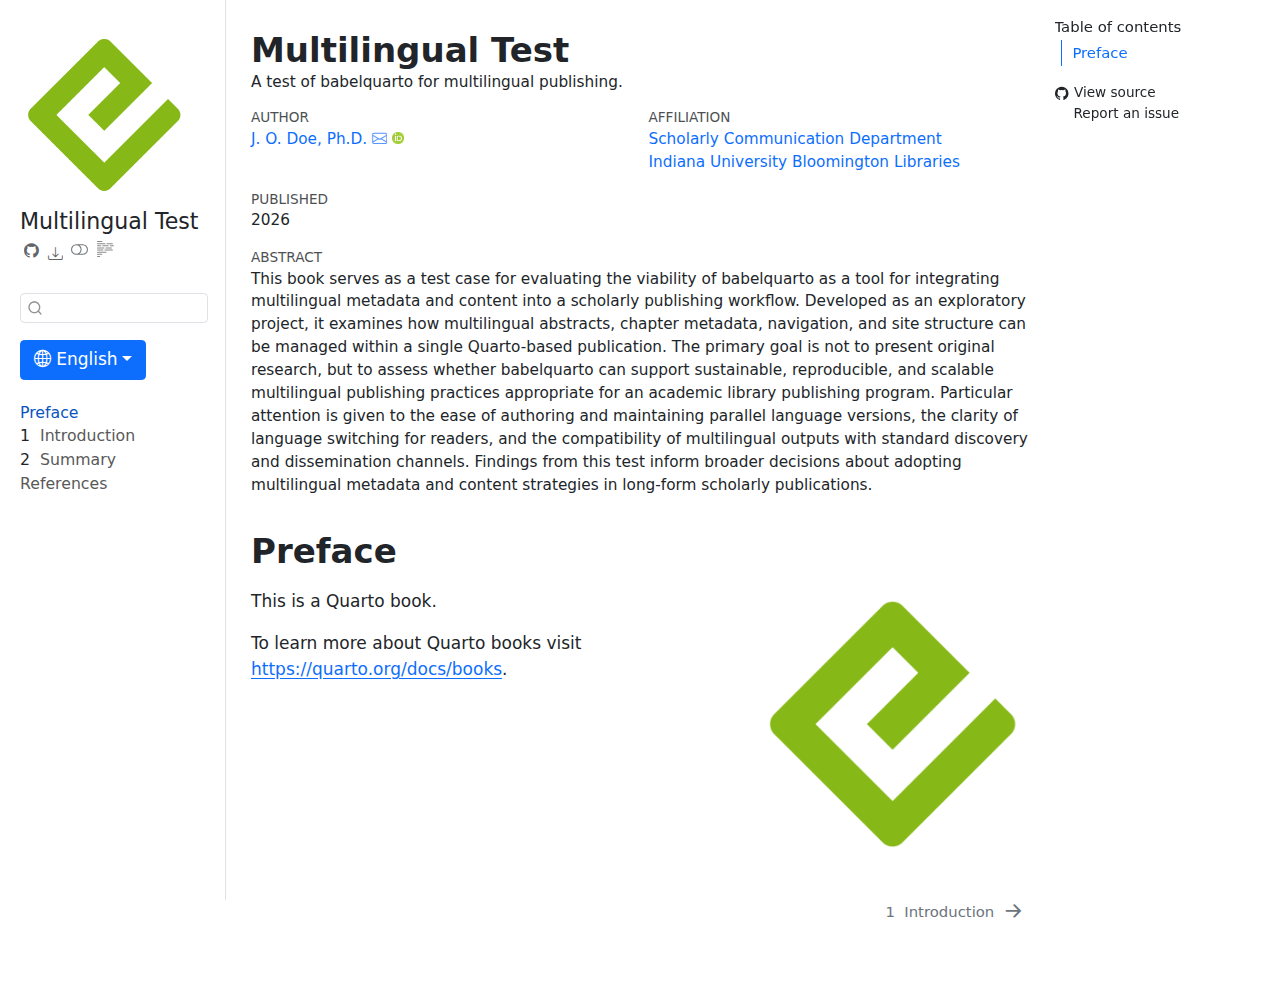
<file: docs/index.html>
<!DOCTYPE html>
<html xmlns="http://www.w3.org/1999/xhtml" lang="en" xml:lang="en">
<head>
<link rel="alternate" hreflang="en" href="https://iulibscholcomm.github.io/multilingual_test/index.html" />
<link rel="alternate" hreflang="es" href="https://iulibscholcomm.github.io/multilingual_test/es/index.es.html" />
<link rel="alternate" hreflang="fr" href="https://iulibscholcomm.github.io/multilingual_test/fr/index.fr.html" />
<meta http-equiv="Content-Type" content="text/html; charset=UTF-8">
<meta charset="utf-8">
<meta name="generator" content="quarto-1.9.17">
<meta name="viewport" content="width=device-width, initial-scale=1.0, user-scalable=yes">
<meta name="author" content="J. O. Doe">
<meta name="dcterms.date" content="2026-01-01">
<meta name="description" content="A test of babelquarto for multilingual publishing.">
<title>Multilingual Test</title>
<style>
/* Default styles provided by pandoc.
** See https://pandoc.org/MANUAL.html#variables-for-html for config info.
*/
code{white-space: pre-wrap;}
span.smallcaps{font-variant: small-caps;}
div.columns{display: flex; gap: min(4vw, 1.5em);}
div.column{flex: auto; overflow-x: auto;}
div.hanging-indent{margin-left: 1.5em; text-indent: -1.5em;}
ul.task-list{list-style: none;}
ul.task-list li input[type="checkbox"] {
  width: 0.8em;
  margin: 0 0.8em 0.2em -1em; /* quarto-specific, see https://github.com/quarto-dev/quarto-cli/issues/4556 */ 
  vertical-align: middle;
}
</style>
<script src="site_libs/quarto-nav/quarto-nav.js"></script><script src="site_libs/clipboard/clipboard.min.js"></script><script src="site_libs/quarto-search/autocomplete.umd.js"></script><script src="site_libs/quarto-search/fuse.min.js"></script><script src="site_libs/quarto-search/quarto-search.js"></script><meta name="quarto:offset" content="./">
<link href="./intro.html" rel="next">
<link href="./cover.png" rel="icon" type="image/png">
<script src="site_libs/quarto-html/quarto.js" type="module"></script><script src="site_libs/quarto-html/tabsets/tabsets.js" type="module"></script><script src="site_libs/quarto-html/axe/axe-check.js" type="module"></script><script src="site_libs/quarto-html/popper.min.js"></script><script src="site_libs/quarto-html/tippy.umd.min.js"></script><script src="site_libs/quarto-html/anchor.min.js"></script><link href="site_libs/quarto-html/tippy.css" rel="stylesheet">
<link href="site_libs/quarto-html/quarto-syntax-highlighting-ce4278342a015d016477ed09bce942c5.css" rel="stylesheet" class="quarto-color-scheme" id="quarto-text-highlighting-styles">
<link href="site_libs/quarto-html/quarto-syntax-highlighting-dark-dcd9e8c573452b099f942d625f6f4e16.css" rel="stylesheet" class="quarto-color-scheme quarto-color-alternate" id="quarto-text-highlighting-styles">
<link href="site_libs/quarto-html/quarto-syntax-highlighting-ce4278342a015d016477ed09bce942c5.css" rel="stylesheet" class="quarto-color-scheme-extra" id="quarto-text-highlighting-styles">
<script src="site_libs/bootstrap/bootstrap.min.js"></script><link href="site_libs/bootstrap/bootstrap-icons.css" rel="stylesheet">
<link href="site_libs/bootstrap/bootstrap-f17fcda33090d97c81a7f1d8bd68a544.min.css" rel="stylesheet" append-hash="true" class="quarto-color-scheme" id="quarto-bootstrap" data-mode="light">
<link href="site_libs/bootstrap/bootstrap-dark-70adec317e133aed7e03f42d3fa70e08.min.css" rel="stylesheet" append-hash="true" class="quarto-color-scheme quarto-color-alternate" id="quarto-bootstrap" data-mode="dark">
<link href="site_libs/bootstrap/bootstrap-f17fcda33090d97c81a7f1d8bd68a544.min.css" rel="stylesheet" append-hash="true" class="quarto-color-scheme-extra" id="quarto-bootstrap" data-mode="light">
<script id="quarto-search-options" type="application/json">{
  "location": "sidebar",
  "copy-button": true,
  "collapse-after": 3,
  "panel-placement": "start",
  "type": "textbox",
  "limit": 50,
  "keyboard-shortcut": [
    "f",
    "/",
    "s"
  ],
  "show-item-context": true,
  "language": {
    "search-no-results-text": "No results",
    "search-matching-documents-text": "matching documents",
    "search-copy-link-title": "Copy link to search",
    "search-hide-matches-text": "Hide additional matches",
    "search-more-match-text": "more match in this document",
    "search-more-matches-text": "more matches in this document",
    "search-clear-button-title": "Clear",
    "search-text-placeholder": "",
    "search-detached-cancel-button-title": "Cancel",
    "search-submit-button-title": "Submit",
    "search-label": "Search"
  }
}</script><meta property="og:title" content="Multilingual Test">
<meta property="og:description" content="A test of babelquarto for multilingual publishing.">
<meta property="og:image" content="./cover.png">
<meta property="og:site_name" content="Multilingual Test">
<meta property="og:image:alt" content="Cover image for the multilingual_test book">
<meta name="twitter:title" content="Multilingual Test">
<meta name="twitter:description" content="A test of babelquarto for multilingual publishing.">
<meta name="twitter:image" content="./cover.png">
<meta name="twitter:image:alt" content="Cover image for the multilingual_test book">
<meta name="twitter:card" content="summary_large_image">
</head>
<body class="nav-sidebar docked quarto-light">
<script id="quarto-html-before-body" type="application/javascript">
    const toggleBodyColorMode = (bsSheetEl) => {
      const mode = bsSheetEl.getAttribute("data-mode");
      const bodyEl = window.document.querySelector("body");
      if (mode === "dark") {
        bodyEl.classList.add("quarto-dark");
        bodyEl.classList.remove("quarto-light");
      } else {
        bodyEl.classList.add("quarto-light");
        bodyEl.classList.remove("quarto-dark");
      }
    }
    const toggleBodyColorPrimary = () => {
      const bsSheetEl = window.document.querySelector("link#quarto-bootstrap:not([rel=disabled-stylesheet])");
      if (bsSheetEl) {
        toggleBodyColorMode(bsSheetEl);
      }
    }
    const setColorSchemeToggle = (alternate) => {
      const toggles = window.document.querySelectorAll('.quarto-color-scheme-toggle');
      for (let i=0; i < toggles.length; i++) {
        const toggle = toggles[i];
        if (toggle) {
          if (alternate) {
            toggle.classList.add("alternate");
          } else {
            toggle.classList.remove("alternate");
          }
        }
      }
    };
    const toggleColorMode = (alternate) => {
      // Switch the stylesheets
      const primaryStylesheets = window.document.querySelectorAll('link.quarto-color-scheme:not(.quarto-color-alternate)');
      const alternateStylesheets = window.document.querySelectorAll('link.quarto-color-scheme.quarto-color-alternate');
      manageTransitions('#quarto-margin-sidebar .nav-link', false);
      if (alternate) {
        // note: dark is layered on light, we don't disable primary!
        enableStylesheet(alternateStylesheets);
        for (const sheetNode of alternateStylesheets) {
          if (sheetNode.id === "quarto-bootstrap") {
            toggleBodyColorMode(sheetNode);
          }
        }
      } else {
        disableStylesheet(alternateStylesheets);
        enableStylesheet(primaryStylesheets)
        toggleBodyColorPrimary();
      }
      manageTransitions('#quarto-margin-sidebar .nav-link', true);
      // Switch the toggles
      setColorSchemeToggle(alternate)
      // Hack to workaround the fact that safari doesn't
      // properly recolor the scrollbar when toggling (#1455)
      if (navigator.userAgent.indexOf('Safari') > 0 && navigator.userAgent.indexOf('Chrome') == -1) {
        manageTransitions("body", false);
        window.scrollTo(0, 1);
        setTimeout(() => {
          window.scrollTo(0, 0);
          manageTransitions("body", true);
        }, 40);
      }
    }
    const disableStylesheet = (stylesheets) => {
      for (let i=0; i < stylesheets.length; i++) {
        const stylesheet = stylesheets[i];
        stylesheet.rel = 'disabled-stylesheet';
      }
    }
    const enableStylesheet = (stylesheets) => {
      for (let i=0; i < stylesheets.length; i++) {
        const stylesheet = stylesheets[i];
        if(stylesheet.rel !== 'stylesheet') { // for Chrome, which will still FOUC without this check
          stylesheet.rel = 'stylesheet';
        }
      }
    }
    const manageTransitions = (selector, allowTransitions) => {
      const els = window.document.querySelectorAll(selector);
      for (let i=0; i < els.length; i++) {
        const el = els[i];
        if (allowTransitions) {
          el.classList.remove('notransition');
        } else {
          el.classList.add('notransition');
        }
      }
    }
    const isFileUrl = () => {
      return window.location.protocol === 'file:';
    }
    const hasAlternateSentinel = () => {
      let styleSentinel = getColorSchemeSentinel();
      if (styleSentinel !== null) {
        return styleSentinel === "alternate";
      } else {
        return false;
      }
    }
    const setStyleSentinel = (alternate) => {
      const value = alternate ? "alternate" : "default";
      if (!isFileUrl()) {
        window.localStorage.setItem("quarto-color-scheme", value);
      } else {
        localAlternateSentinel = value;
      }
    }
    const getColorSchemeSentinel = () => {
      if (!isFileUrl()) {
        const storageValue = window.localStorage.getItem("quarto-color-scheme");
        return storageValue != null ? storageValue : localAlternateSentinel;
      } else {
        return localAlternateSentinel;
      }
    }
    const toggleGiscusIfUsed = (isAlternate, darkModeDefault) => {
      const baseTheme = document.querySelector('#giscus-base-theme')?.value ?? 'light';
      const alternateTheme = document.querySelector('#giscus-alt-theme')?.value ?? 'dark';
      let newTheme = '';
      if(authorPrefersDark) {
        newTheme = isAlternate ? baseTheme : alternateTheme;
      } else {
        newTheme = isAlternate ? alternateTheme : baseTheme;
      }
      const changeGiscusTheme = () => {
        // From: https://github.com/giscus/giscus/issues/336
        const sendMessage = (message) => {
          const iframe = document.querySelector('iframe.giscus-frame');
          if (!iframe) return;
          iframe.contentWindow.postMessage({ giscus: message }, 'https://giscus.app');
        }
        sendMessage({
          setConfig: {
            theme: newTheme
          }
        });
      }
      const isGiscussLoaded = window.document.querySelector('iframe.giscus-frame') !== null;
      if (isGiscussLoaded) {
        changeGiscusTheme();
      }
    };
    const authorPrefersDark = false;
    const darkModeDefault = authorPrefersDark;
      document.querySelector('link#quarto-text-highlighting-styles.quarto-color-scheme-extra').rel = 'disabled-stylesheet';
      document.querySelector('link#quarto-bootstrap.quarto-color-scheme-extra').rel = 'disabled-stylesheet';
    let localAlternateSentinel = darkModeDefault ? 'alternate' : 'default';
    // Dark / light mode switch
    window.quartoToggleColorScheme = () => {
      // Read the current dark / light value
      let toAlternate = !hasAlternateSentinel();
      toggleColorMode(toAlternate);
      setStyleSentinel(toAlternate);
      toggleGiscusIfUsed(toAlternate, darkModeDefault);
      window.dispatchEvent(new Event('resize'));
    };
    // Switch to dark mode if need be
    if (hasAlternateSentinel()) {
      toggleColorMode(true);
    } else {
      toggleColorMode(false);
    }
  </script><div id="quarto-search-results"></div>
  <header id="quarto-header" class="headroom fixed-top"><nav class="quarto-secondary-nav"><div class="container-fluid d-flex">
      <button type="button" class="quarto-btn-toggle btn" data-bs-toggle="collapse" role="button" data-bs-target=".quarto-sidebar-collapse-item" aria-controls="quarto-sidebar" aria-expanded="false" aria-label="Toggle sidebar navigation" onclick="if (window.quartoToggleHeadroom) { window.quartoToggleHeadroom(); }">
        <i class="bi bi-layout-text-sidebar-reverse"></i>
      </button>
        <nav class="quarto-page-breadcrumbs" aria-label="breadcrumb"><ol class="breadcrumb"><li class="breadcrumb-item"><a href="./index.html">Preface</a></li></ol></nav><a class="flex-grow-1" role="navigation" data-bs-toggle="collapse" data-bs-target=".quarto-sidebar-collapse-item" aria-controls="quarto-sidebar" aria-expanded="false" aria-label="Toggle sidebar navigation" onclick="if (window.quartoToggleHeadroom) { window.quartoToggleHeadroom(); }">      
        </a>
      <button type="button" class="btn quarto-search-button" aria-label="Search" onclick="window.quartoOpenSearch();">
        <i class="bi bi-search"></i>
      </button>
    </div>
  </nav></header><!-- content --><div id="quarto-content" class="quarto-container page-columns page-rows-contents page-layout-article">
<!-- sidebar -->
  <nav id="quarto-sidebar" class="sidebar collapse collapse-horizontal quarto-sidebar-collapse-item sidebar-navigation docked overflow-auto"><div class="pt-lg-2 mt-2 text-left sidebar-header sidebar-header-stacked">
      <a href="./index.html" class="sidebar-logo-link">
      <img src="./cover.png" alt="Cover image for the multilingual_test book" class="sidebar-logo light-content py-0 d-lg-inline d-none"><img src="./cover.png" alt="Cover image for the multilingual_test book" class="sidebar-logo dark-content py-0 d-lg-inline d-none"></a>
    <div class="sidebar-title mb-0 py-0">
      <a href="./">Multilingual Test</a> 
        <div class="sidebar-tools-main tools-wide">
    <a href="https://github.com/IULibScholComm/multilingual_test" title="Source Code" class="quarto-navigation-tool px-1" aria-label="Source Code"><i class="bi bi-github"></i></a>
    <div class="dropdown">
      <a href="" title="Download" id="quarto-navigation-tool-dropdown-0" class="quarto-navigation-tool dropdown-toggle px-1" data-bs-toggle="dropdown" aria-expanded="false" role="link" aria-label="Download"><i class="bi bi-download"></i></a>
      <ul class="dropdown-menu" aria-labelledby="quarto-navigation-tool-dropdown-0">
<li>
            <a class="dropdown-item sidebar-tools-main-item" href="./Multilingual-Test.pdf">
              <i class="bi bi-file-pdf pe-1"></i>
            Download PDF
            </a>
          </li>
          <li>
            <a class="dropdown-item sidebar-tools-main-item" href="./Multilingual-Test.epub">
              <i class="bi bi-journal pe-1"></i>
            Download ePub
            </a>
          </li>
      </ul>
</div>
  <a href="" class="quarto-color-scheme-toggle quarto-navigation-tool  px-1" onclick="window.quartoToggleColorScheme(); return false;" title="Toggle dark mode"><i class="bi"></i></a>
  <a href="" class="quarto-reader-toggle quarto-navigation-tool px-1" onclick="window.quartoToggleReader(); return false;" title="Toggle reader mode">
  <div class="quarto-reader-toggle-btn">
  <i class="bi"></i>
  </div>
</a>
</div>
    </div>
      </div>
        <div class="mt-2 flex-shrink-0 align-items-center">
        <div class="sidebar-search">
        <div id="quarto-search" class="" title="Search"></div>
        </div>
        </div>
    <div class="dropdown" id="languages-links-parent">
<button class="btn btn-primary dropdown-toggle babelquarto-languages-button" type="button" data-bs-toggle="dropdown" aria-expanded="false" id="languages-button"><i class="bi bi-globe2"></i> English</button><ul class="dropdown-menu" id="languages-links">
<li><a class="dropdown-item" href="https://iulibscholcomm.github.io/multilingual_test/fr/index.fr.html" id="language-link-fr">Français</a></li>
<li><a class="dropdown-item" href="https://iulibscholcomm.github.io/multilingual_test/es/index.es.html" id="language-link-es">Español</a></li>
</ul>
</div>
<div class="sidebar-menu-container"> 
    <ul class="list-unstyled mt-1">
<li class="sidebar-item">
  <div class="sidebar-item-container"> 
  <a href="./index.html" class="sidebar-item-text sidebar-link active">
 <span class="menu-text">Preface</span></a>
  </div>
</li>
        <li class="sidebar-item">
  <div class="sidebar-item-container"> 
  <a href="./intro.html" class="sidebar-item-text sidebar-link">
 <span class="menu-text"><span class="chapter-number">1</span>  <span class="chapter-title">Introduction</span></span></a>
  </div>
</li>
        <li class="sidebar-item">
  <div class="sidebar-item-container"> 
  <a href="./summary.html" class="sidebar-item-text sidebar-link">
 <span class="menu-text"><span class="chapter-number">2</span>  <span class="chapter-title">Summary</span></span></a>
  </div>
</li>
        <li class="sidebar-item">
  <div class="sidebar-item-container"> 
  <a href="./references.html" class="sidebar-item-text sidebar-link">
 <span class="menu-text">References</span></a>
  </div>
</li>
    </ul>
</div>
</nav><div id="quarto-sidebar-glass" class="quarto-sidebar-collapse-item" data-bs-toggle="collapse" data-bs-target=".quarto-sidebar-collapse-item"></div>
<!-- margin-sidebar -->
    <div id="quarto-margin-sidebar" class="sidebar margin-sidebar">
        <nav id="TOC" role="doc-toc" class="toc-active"><h2 id="toc-title">Table of contents</h2>
   
  <ul>
<li><a href="#preface" id="toc-preface" class="nav-link active" data-scroll-target="#preface">Preface</a></li>
  </ul>
<div class="toc-actions"><ul>
<li><a href="https://github.com/IULibScholComm/multilingual_test/blob/main/index.qmd" class="toc-action"><i class="bi bi-github"></i>View source</a></li>
<li><a href="https://github.com/IULibScholComm/multilingual_test/issues" class="toc-action"><i class="bi empty"></i>Report an issue</a></li>
</ul></div></nav>
</div>
<!-- main -->
<main class="content" id="quarto-document-content"><header id="title-block-header" class="quarto-title-block default"><div class="quarto-title">
<h1 class="title">Multilingual Test</h1>
</div>

<div>
  <div class="description">
    <p>A test of babelquarto for multilingual publishing.</p>
  </div>
</div>

<div class="quarto-title-meta-author">
  <div class="quarto-title-meta-heading">Author</div>
  <div class="quarto-title-meta-heading">Affiliation</div>
  
    <div class="quarto-title-meta-contents">
    <p class="author"><a href="https://libraries.indiana.edu/scholarly-communication">J. O. Doe, Ph.D.</a> <a href="mailto:iusw@iu.edu" class="quarto-title-author-email"><i class="bi bi-envelope"></i></a> <a href="https://orcid.org/0009-0000-0000-0000" class="quarto-title-author-orcid"> <img src="[data-uri]"></a></p>
  </div>
  <div class="quarto-title-meta-contents">
        <p class="affiliation">
            <a href="https://libraries.indiana.edu/scholarly-communication">
            Scholarly Communication Department<br>
            Indiana University Bloomington Libraries
            </a>
          </p>
      </div>
  </div>

<div class="quarto-title-meta">

      
    <div>
    <div class="quarto-title-meta-heading">Published</div>
    <div class="quarto-title-meta-contents">
      <p class="date">2026</p>
    </div>
  </div>
  
    
  </div>
  
<div>
  <div class="abstract">
    <div class="block-title">Abstract</div>
    <p>This book serves as a test case for evaluating the viability of babelquarto as a tool for integrating multilingual metadata and content into a scholarly publishing workflow. Developed as an exploratory project, it examines how multilingual abstracts, chapter metadata, navigation, and site structure can be managed within a single Quarto-based publication. The primary goal is not to present original research, but to assess whether babelquarto can support sustainable, reproducible, and scalable multilingual publishing practices appropriate for an academic library publishing program. Particular attention is given to the ease of authoring and maintaining parallel language versions, the clarity of language switching for readers, and the compatibility of multilingual outputs with standard discovery and dissemination channels. Findings from this test inform broader decisions about adopting multilingual metadata and content strategies in long-form scholarly publications.</p>
  </div>
</div>


</header><section id="preface" class="level1 unnumbered"><h1 class="unnumbered">Preface</h1>
<p><img src="cover.png" title="Multilingual Test" class="quarto-cover-image nolightbox img-fluid" alt="Cover image for the multilingual_test book"></p>
<p>This is a Quarto book.</p>
<p>To learn more about Quarto books visit <a href="https://quarto.org/docs/books" class="uri">https://quarto.org/docs/books</a>.</p>


</section></main><!-- /main --><script id="quarto-html-after-body" type="application/javascript">
  window.document.addEventListener("DOMContentLoaded", function (event) {
    // Ensure there is a toggle, if there isn't float one in the top right
    if (window.document.querySelector('.quarto-color-scheme-toggle') === null) {
      const a = window.document.createElement('a');
      a.classList.add('top-right');
      a.classList.add('quarto-color-scheme-toggle');
      a.href = "";
      a.onclick = function() { try { window.quartoToggleColorScheme(); } catch {} return false; };
      const i = window.document.createElement("i");
      i.classList.add('bi');
      a.appendChild(i);
      window.document.body.appendChild(a);
    }
    setColorSchemeToggle(hasAlternateSentinel())
    const icon = "";
    const anchorJS = new window.AnchorJS();
    anchorJS.options = {
      placement: 'right',
      icon: icon
    };
    anchorJS.add('.anchored');
    const isCodeAnnotation = (el) => {
      for (const clz of el.classList) {
        if (clz.startsWith('code-annotation-')) {                     
          return true;
        }
      }
      return false;
    }
    const onCopySuccess = function(e) {
      // button target
      const button = e.trigger;
      // don't keep focus
      button.blur();
      // flash "checked"
      button.classList.add('code-copy-button-checked');
      var currentTitle = button.getAttribute("title");
      button.setAttribute("title", "Copied!");
      let tooltip;
      if (window.bootstrap) {
        button.setAttribute("data-bs-toggle", "tooltip");
        button.setAttribute("data-bs-placement", "left");
        button.setAttribute("data-bs-title", "Copied!");
        tooltip = new bootstrap.Tooltip(button, 
          { trigger: "manual", 
            customClass: "code-copy-button-tooltip",
            offset: [0, -8]});
        tooltip.show();    
      }
      setTimeout(function() {
        if (tooltip) {
          tooltip.hide();
          button.removeAttribute("data-bs-title");
          button.removeAttribute("data-bs-toggle");
          button.removeAttribute("data-bs-placement");
        }
        button.setAttribute("title", currentTitle);
        button.classList.remove('code-copy-button-checked');
      }, 1000);
      // clear code selection
      e.clearSelection();
    }
    const getTextToCopy = function(trigger) {
      const outerScaffold = trigger.parentElement.cloneNode(true);
      const codeEl = outerScaffold.querySelector('code');
      for (const childEl of codeEl.children) {
        if (isCodeAnnotation(childEl)) {
          childEl.remove();
        }
      }
      return codeEl.innerText;
    }
    const clipboard = new window.ClipboardJS('.code-copy-button:not([data-in-quarto-modal])', {
      text: getTextToCopy
    });
    clipboard.on('success', onCopySuccess);
    if (window.document.getElementById('quarto-embedded-source-code-modal')) {
      const clipboardModal = new window.ClipboardJS('.code-copy-button[data-in-quarto-modal]', {
        text: getTextToCopy,
        container: window.document.getElementById('quarto-embedded-source-code-modal')
      });
      clipboardModal.on('success', onCopySuccess);
    }
      var localhostRegex = new RegExp(/^(?:http|https):\/\/localhost\:?[0-9]*\//);
      var mailtoRegex = new RegExp(/^mailto:/);
        var filterRegex = new RegExp('/' + window.location.host + '/');
      var isInternal = (href) => {
          return filterRegex.test(href) || localhostRegex.test(href) || mailtoRegex.test(href);
      }
      // Inspect non-navigation links and adorn them if external
     var links = window.document.querySelectorAll('a[href]:not(.nav-link):not(.navbar-brand):not(.toc-action):not(.sidebar-link):not(.sidebar-item-toggle):not(.pagination-link):not(.no-external):not([aria-hidden]):not(.dropdown-item):not(.quarto-navigation-tool):not(.about-link)');
      for (var i=0; i<links.length; i++) {
        const link = links[i];
        if (!isInternal(link.href)) {
          // undo the damage that might have been done by quarto-nav.js in the case of
          // links that we want to consider external
          if (link.dataset.originalHref !== undefined) {
            link.href = link.dataset.originalHref;
          }
        }
      }
    function tippyHover(el, contentFn, onTriggerFn, onUntriggerFn) {
      const config = {
        allowHTML: true,
        maxWidth: 500,
        delay: 100,
        arrow: false,
        appendTo: function(el) {
            return el.parentElement;
        },
        interactive: true,
        interactiveBorder: 10,
        theme: 'quarto',
        placement: 'bottom-start',
      };
      if (contentFn) {
        config.content = contentFn;
      }
      if (onTriggerFn) {
        config.onTrigger = onTriggerFn;
      }
      if (onUntriggerFn) {
        config.onUntrigger = onUntriggerFn;
      }
      window.tippy(el, config); 
    }
    const noterefs = window.document.querySelectorAll('a[role="doc-noteref"]');
    for (var i=0; i<noterefs.length; i++) {
      const ref = noterefs[i];
      tippyHover(ref, function() {
        // use id or data attribute instead here
        let href = ref.getAttribute('data-footnote-href') || ref.getAttribute('href');
        try { href = new URL(href).hash; } catch {}
        const id = href.replace(/^#\/?/, "");
        const note = window.document.getElementById(id);
        if (note) {
          return note.innerHTML;
        } else {
          return "";
        }
      });
    }
    const xrefs = window.document.querySelectorAll('a.quarto-xref');
    const processXRef = (id, note) => {
      // Strip column container classes
      const stripColumnClz = (el) => {
        el.classList.remove("page-full", "page-columns");
        if (el.children) {
          for (const child of el.children) {
            stripColumnClz(child);
          }
        }
      }
      stripColumnClz(note)
      if (id === null || id.startsWith('sec-')) {
        // Special case sections, only their first couple elements
        const container = document.createElement("div");
        if (note.children && note.children.length > 2) {
          container.appendChild(note.children[0].cloneNode(true));
          for (let i = 1; i < note.children.length; i++) {
            const child = note.children[i];
            if (child.tagName === "P" && child.innerText === "") {
              continue;
            } else {
              container.appendChild(child.cloneNode(true));
              break;
            }
          }
          if (window.Quarto?.typesetMath) {
            window.Quarto.typesetMath(container);
          }
          return container.innerHTML
        } else {
          if (window.Quarto?.typesetMath) {
            window.Quarto.typesetMath(note);
          }
          return note.innerHTML;
        }
      } else {
        // Remove any anchor links if they are present
        const anchorLink = note.querySelector('a.anchorjs-link');
        if (anchorLink) {
          anchorLink.remove();
        }
        if (window.Quarto?.typesetMath) {
          window.Quarto.typesetMath(note);
        }
        if (note.classList.contains("callout")) {
          return note.outerHTML;
        } else {
          return note.innerHTML;
        }
      }
    }
    for (var i=0; i<xrefs.length; i++) {
      const xref = xrefs[i];
      tippyHover(xref, undefined, function(instance) {
        instance.disable();
        let url = xref.getAttribute('href');
        let hash = undefined; 
        if (url.startsWith('#')) {
          hash = url;
        } else {
          try { hash = new URL(url).hash; } catch {}
        }
        if (hash) {
          const id = hash.replace(/^#\/?/, "");
          const note = window.document.getElementById(id);
          if (note !== null) {
            try {
              const html = processXRef(id, note.cloneNode(true));
              instance.setContent(html);
            } finally {
              instance.enable();
              instance.show();
            }
          } else {
            // See if we can fetch this
            fetch(url.split('#')[0])
            .then(res => res.text())
            .then(html => {
              const parser = new DOMParser();
              const htmlDoc = parser.parseFromString(html, "text/html");
              const note = htmlDoc.getElementById(id);
              if (note !== null) {
                const html = processXRef(id, note);
                instance.setContent(html);
              } 
            }).finally(() => {
              instance.enable();
              instance.show();
            });
          }
        } else {
          // See if we can fetch a full url (with no hash to target)
          // This is a special case and we should probably do some content thinning / targeting
          fetch(url)
          .then(res => res.text())
          .then(html => {
            const parser = new DOMParser();
            const htmlDoc = parser.parseFromString(html, "text/html");
            const note = htmlDoc.querySelector('main.content');
            if (note !== null) {
              // This should only happen for chapter cross references
              // (since there is no id in the URL)
              // remove the first header
              if (note.children.length > 0 && note.children[0].tagName === "HEADER") {
                note.children[0].remove();
              }
              const html = processXRef(null, note);
              instance.setContent(html);
            } 
          }).finally(() => {
            instance.enable();
            instance.show();
          });
        }
      }, function(instance) {
      });
    }
        let selectedAnnoteEl;
        const selectorForAnnotation = ( cell, annotation) => {
          let cellAttr = 'data-code-cell="' + cell + '"';
          let lineAttr = 'data-code-annotation="' +  annotation + '"';
          const selector = 'span[' + cellAttr + '][' + lineAttr + ']';
          return selector;
        }
        const selectCodeLines = (annoteEl) => {
          const doc = window.document;
          const targetCell = annoteEl.getAttribute("data-target-cell");
          const targetAnnotation = annoteEl.getAttribute("data-target-annotation");
          const annoteSpan = window.document.querySelector(selectorForAnnotation(targetCell, targetAnnotation));
          const lines = annoteSpan.getAttribute("data-code-lines").split(",");
          const lineIds = lines.map((line) => {
            return targetCell + "-" + line;
          })
          let top = null;
          let height = null;
          let parent = null;
          if (lineIds.length > 0) {
              //compute the position of the single el (top and bottom and make a div)
              const el = window.document.getElementById(lineIds[0]);
              top = el.offsetTop;
              height = el.offsetHeight;
              parent = el.parentElement.parentElement;
            if (lineIds.length > 1) {
              const lastEl = window.document.getElementById(lineIds[lineIds.length - 1]);
              const bottom = lastEl.offsetTop + lastEl.offsetHeight;
              height = bottom - top;
            }
            if (top !== null && height !== null && parent !== null) {
              // cook up a div (if necessary) and position it 
              let div = window.document.getElementById("code-annotation-line-highlight");
              if (div === null) {
                div = window.document.createElement("div");
                div.setAttribute("id", "code-annotation-line-highlight");
                div.style.position = 'absolute';
                parent.appendChild(div);
              }
              div.style.top = top - 2 + "px";
              div.style.height = height + 4 + "px";
              div.style.left = 0;
              let gutterDiv = window.document.getElementById("code-annotation-line-highlight-gutter");
              if (gutterDiv === null) {
                gutterDiv = window.document.createElement("div");
                gutterDiv.setAttribute("id", "code-annotation-line-highlight-gutter");
                gutterDiv.style.position = 'absolute';
                const codeCell = window.document.getElementById(targetCell);
                const gutter = codeCell.querySelector('.code-annotation-gutter');
                gutter.appendChild(gutterDiv);
              }
              gutterDiv.style.top = top - 2 + "px";
              gutterDiv.style.height = height + 4 + "px";
            }
            selectedAnnoteEl = annoteEl;
          }
        };
        const unselectCodeLines = () => {
          const elementsIds = ["code-annotation-line-highlight", "code-annotation-line-highlight-gutter"];
          elementsIds.forEach((elId) => {
            const div = window.document.getElementById(elId);
            if (div) {
              div.remove();
            }
          });
          selectedAnnoteEl = undefined;
        };
          // Handle positioning of the toggle
      window.addEventListener(
        "resize",
        throttle(() => {
          elRect = undefined;
          if (selectedAnnoteEl) {
            selectCodeLines(selectedAnnoteEl);
          }
        }, 10)
      );
      function throttle(fn, ms) {
      let throttle = false;
      let timer;
        return (...args) => {
          if(!throttle) { // first call gets through
              fn.apply(this, args);
              throttle = true;
          } else { // all the others get throttled
              if(timer) clearTimeout(timer); // cancel #2
              timer = setTimeout(() => {
                fn.apply(this, args);
                timer = throttle = false;
              }, ms);
          }
        };
      }
        // Attach click handler to the DT
        const annoteDls = window.document.querySelectorAll('dt[data-target-cell]');
        for (const annoteDlNode of annoteDls) {
          annoteDlNode.addEventListener('click', (event) => {
            const clickedEl = event.target;
            if (clickedEl !== selectedAnnoteEl) {
              unselectCodeLines();
              const activeEl = window.document.querySelector('dt[data-target-cell].code-annotation-active');
              if (activeEl) {
                activeEl.classList.remove('code-annotation-active');
              }
              selectCodeLines(clickedEl);
              clickedEl.classList.add('code-annotation-active');
            } else {
              // Unselect the line
              unselectCodeLines();
              clickedEl.classList.remove('code-annotation-active');
            }
          });
        }
    const findCites = (el) => {
      const parentEl = el.parentElement;
      if (parentEl) {
        const cites = parentEl.dataset.cites;
        if (cites) {
          return {
            el,
            cites: cites.split(' ')
          };
        } else {
          return findCites(el.parentElement)
        }
      } else {
        return undefined;
      }
    };
    var bibliorefs = window.document.querySelectorAll('a[role="doc-biblioref"]');
    for (var i=0; i<bibliorefs.length; i++) {
      const ref = bibliorefs[i];
      const citeInfo = findCites(ref);
      if (citeInfo) {
        tippyHover(citeInfo.el, function() {
          var popup = window.document.createElement('div');
          citeInfo.cites.forEach(function(cite) {
            var citeDiv = window.document.createElement('div');
            citeDiv.classList.add('hanging-indent');
            citeDiv.classList.add('csl-entry');
            var biblioDiv = window.document.getElementById('ref-' + cite);
            if (biblioDiv) {
              citeDiv.innerHTML = biblioDiv.innerHTML;
            }
            popup.appendChild(citeDiv);
          });
          return popup.innerHTML;
        });
      }
    }
  });
  </script><nav class="page-navigation"><div class="nav-page nav-page-previous">
  </div>
  <div class="nav-page nav-page-next">
      <a href="./intro.html" class="pagination-link" aria-label="Introduction">
        <span class="nav-page-text"><span class="chapter-number">1</span>  <span class="chapter-title">Introduction</span></span> <i class="bi bi-arrow-right-short"></i>
      </a>
  </div>
</nav>
</div> <!-- /content -->




<footer class="footer"><div class="nav-footer"><div class="nav-footer-center"><div class="toc-actions d-sm-block d-md-none"><ul>
<li><a href="https://github.com/IULibScholComm/multilingual_test/blob/main/index.qmd" class="toc-action"><i class="bi bi-github"></i>View source</a></li>
<li><a href="https://github.com/IULibScholComm/multilingual_test/issues" class="toc-action"><i class="bi empty"></i>Report an issue</a></li>
</ul></div></div></div></footer>
</body>
</html>
</file>
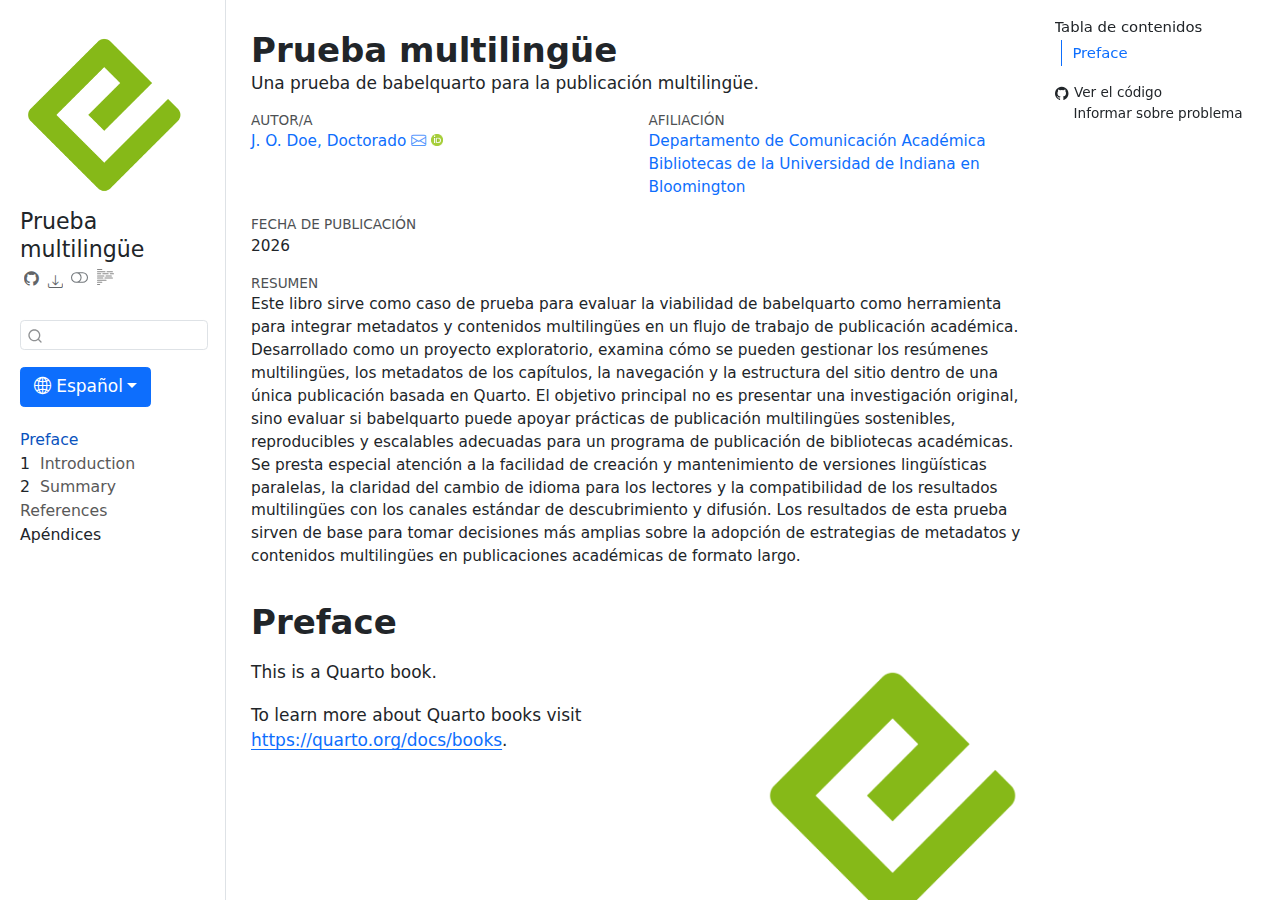
<file: docs/es/index.html>
<html xmlns="http://www.w3.org/1999/xhtml">    
  <head>      
    <title>Redirect to index.es.html</title>      
<link rel="alternate" hreflang="en" href="https://iulibscholcomm.github.io/multilingual_test/index.html" />
<link rel="alternate" hreflang="es" href="https://iulibscholcomm.github.io/multilingual_test/es/index.es.html" />
<link rel="alternate" hreflang="fr" href="https://iulibscholcomm.github.io/multilingual_test/fr/index.fr.html" />
    <meta http-equiv="refresh" content="0;URL='index.es.html'" />    
  </head>    
  <body> 
  </body>  
</html>
</file>
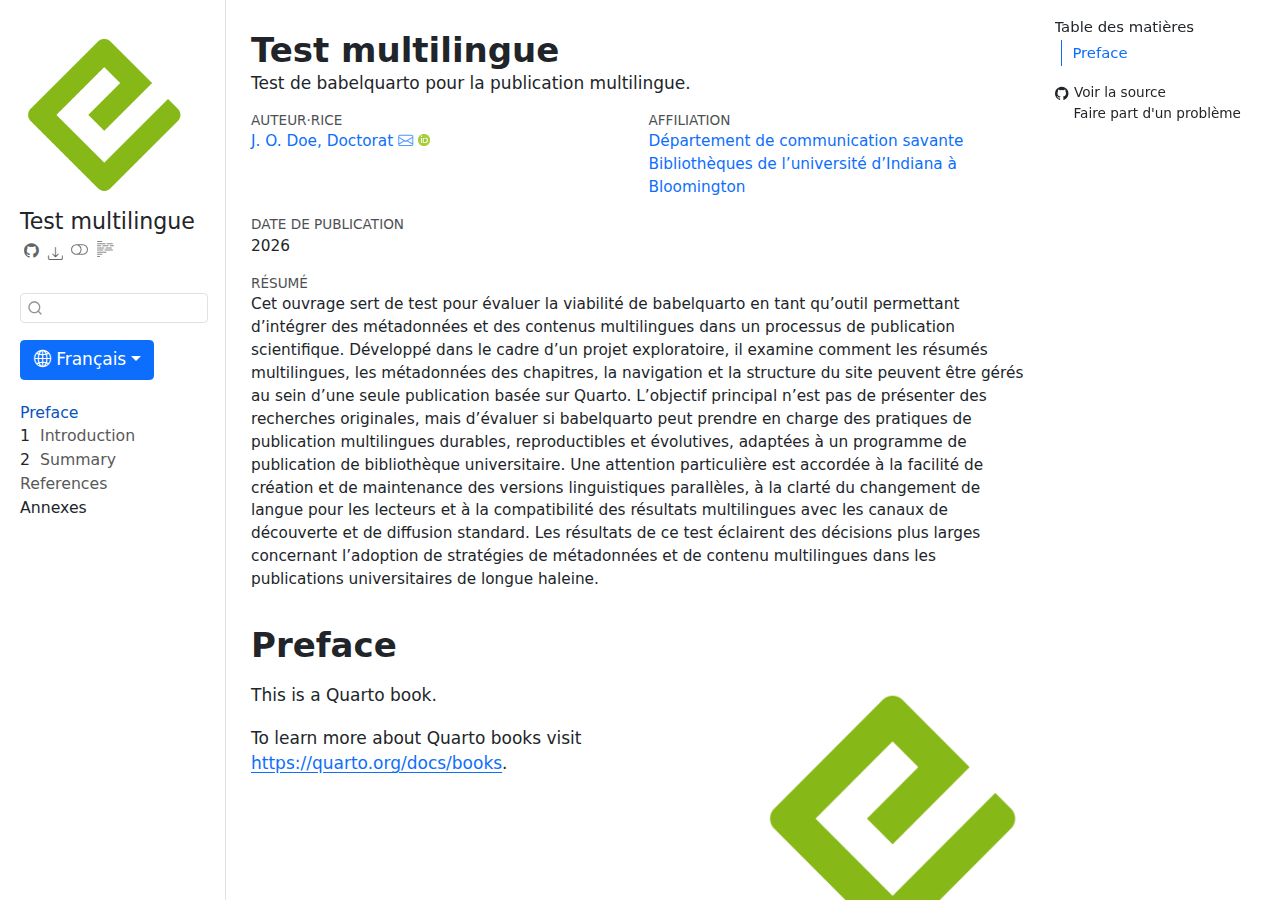
<file: docs/fr/index.html>
<html xmlns="http://www.w3.org/1999/xhtml">    
  <head>      
    <title>Redirect to index.fr.html</title>      
<link rel="alternate" hreflang="en" href="https://iulibscholcomm.github.io/multilingual_test/index.html" />
<link rel="alternate" hreflang="es" href="https://iulibscholcomm.github.io/multilingual_test/es/index.es.html" />
<link rel="alternate" hreflang="fr" href="https://iulibscholcomm.github.io/multilingual_test/fr/index.fr.html" />
    <meta http-equiv="refresh" content="0;URL='index.fr.html'" />    
  </head>    
  <body> 
  </body>  
</html>
</file>
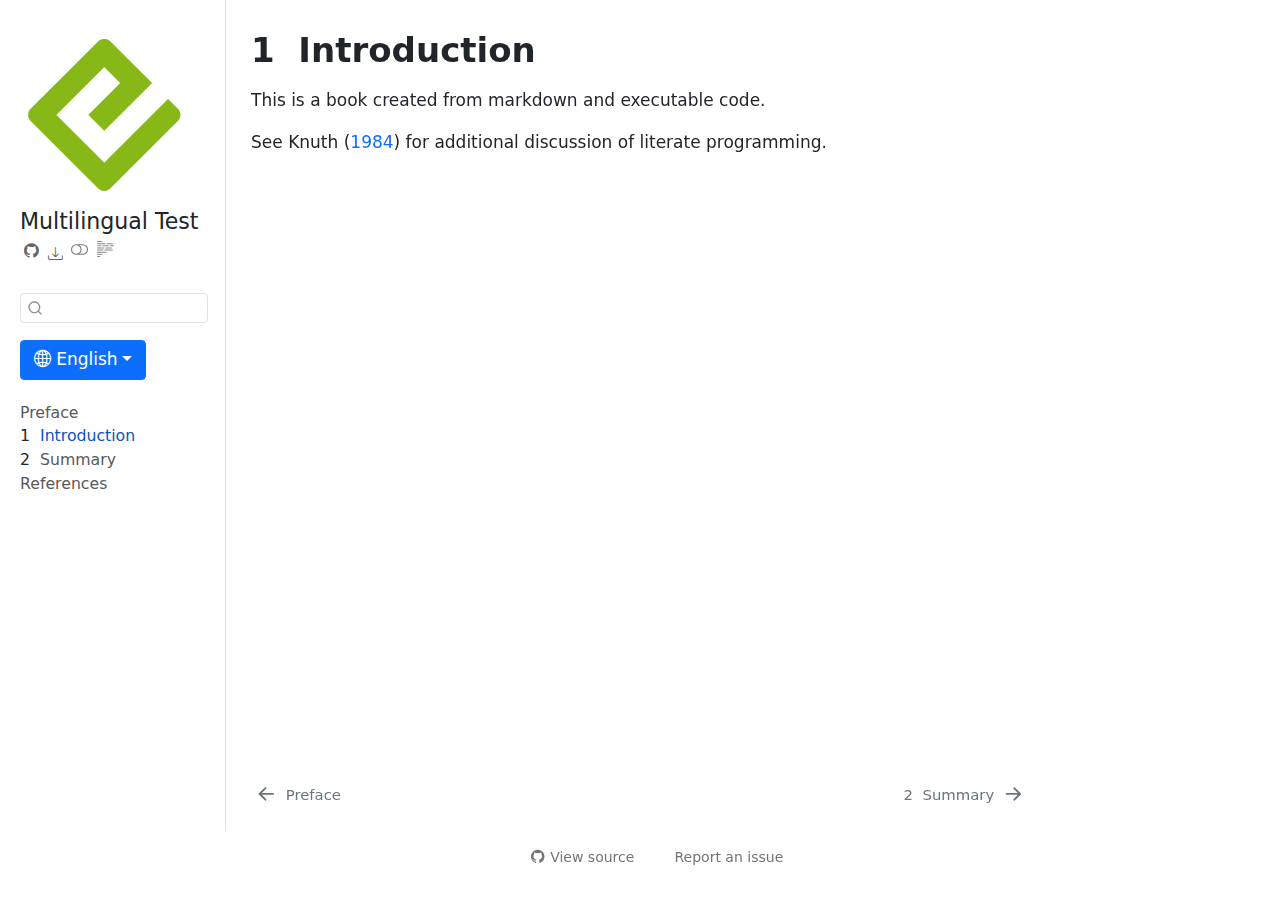
<file: docs/intro.html>
<!DOCTYPE html>
<html xmlns="http://www.w3.org/1999/xhtml" lang="en" xml:lang="en">
<head>
<link rel="alternate" hreflang="en" href="https://iulibscholcomm.github.io/multilingual_test/intro.html" />
<link rel="alternate" hreflang="es" href="https://iulibscholcomm.github.io/multilingual_test/es/intro.es.html" />
<link rel="alternate" hreflang="fr" href="https://iulibscholcomm.github.io/multilingual_test/fr/intro.fr.html" />
<meta http-equiv="Content-Type" content="text/html; charset=UTF-8">
<meta charset="utf-8">
<meta name="generator" content="quarto-1.9.17">
<meta name="viewport" content="width=device-width, initial-scale=1.0, user-scalable=yes">
<meta name="description" content="A test of babelquarto for multilingual publishing.">
<title>1  Introduction – Multilingual Test</title>
<style>
/* Default styles provided by pandoc.
** See https://pandoc.org/MANUAL.html#variables-for-html for config info.
*/
code{white-space: pre-wrap;}
span.smallcaps{font-variant: small-caps;}
div.columns{display: flex; gap: min(4vw, 1.5em);}
div.column{flex: auto; overflow-x: auto;}
div.hanging-indent{margin-left: 1.5em; text-indent: -1.5em;}
ul.task-list{list-style: none;}
ul.task-list li input[type="checkbox"] {
  width: 0.8em;
  margin: 0 0.8em 0.2em -1em; /* quarto-specific, see https://github.com/quarto-dev/quarto-cli/issues/4556 */ 
  vertical-align: middle;
}
/* CSS for citations */
div.csl-bib-body { }
div.csl-entry {
  clear: both;
}
.hanging-indent div.csl-entry {
  margin-left:2em;
  text-indent:-2em;
}
div.csl-left-margin {
  min-width:2em;
  float:left;
}
div.csl-right-inline {
  margin-left:2em;
  padding-left:1em;
}
div.csl-indent {
  margin-left: 2em;
}</style>
<script src="site_libs/quarto-nav/quarto-nav.js"></script><script src="site_libs/clipboard/clipboard.min.js"></script><script src="site_libs/quarto-search/autocomplete.umd.js"></script><script src="site_libs/quarto-search/fuse.min.js"></script><script src="site_libs/quarto-search/quarto-search.js"></script><meta name="quarto:offset" content="./">
<link href="./summary.html" rel="next">
<link href="./index.html" rel="prev">
<link href="./cover.png" rel="icon" type="image/png">
<script src="site_libs/quarto-html/quarto.js" type="module"></script><script src="site_libs/quarto-html/tabsets/tabsets.js" type="module"></script><script src="site_libs/quarto-html/axe/axe-check.js" type="module"></script><script src="site_libs/quarto-html/popper.min.js"></script><script src="site_libs/quarto-html/tippy.umd.min.js"></script><script src="site_libs/quarto-html/anchor.min.js"></script><link href="site_libs/quarto-html/tippy.css" rel="stylesheet">
<link href="site_libs/quarto-html/quarto-syntax-highlighting-ce4278342a015d016477ed09bce942c5.css" rel="stylesheet" class="quarto-color-scheme" id="quarto-text-highlighting-styles">
<link href="site_libs/quarto-html/quarto-syntax-highlighting-dark-dcd9e8c573452b099f942d625f6f4e16.css" rel="stylesheet" class="quarto-color-scheme quarto-color-alternate" id="quarto-text-highlighting-styles">
<link href="site_libs/quarto-html/quarto-syntax-highlighting-ce4278342a015d016477ed09bce942c5.css" rel="stylesheet" class="quarto-color-scheme-extra" id="quarto-text-highlighting-styles">
<script src="site_libs/bootstrap/bootstrap.min.js"></script><link href="site_libs/bootstrap/bootstrap-icons.css" rel="stylesheet">
<link href="site_libs/bootstrap/bootstrap-f17fcda33090d97c81a7f1d8bd68a544.min.css" rel="stylesheet" append-hash="true" class="quarto-color-scheme" id="quarto-bootstrap" data-mode="light">
<link href="site_libs/bootstrap/bootstrap-dark-70adec317e133aed7e03f42d3fa70e08.min.css" rel="stylesheet" append-hash="true" class="quarto-color-scheme quarto-color-alternate" id="quarto-bootstrap" data-mode="dark">
<link href="site_libs/bootstrap/bootstrap-f17fcda33090d97c81a7f1d8bd68a544.min.css" rel="stylesheet" append-hash="true" class="quarto-color-scheme-extra" id="quarto-bootstrap" data-mode="light">
<script id="quarto-search-options" type="application/json">{
  "location": "sidebar",
  "copy-button": true,
  "collapse-after": 3,
  "panel-placement": "start",
  "type": "textbox",
  "limit": 50,
  "keyboard-shortcut": [
    "f",
    "/",
    "s"
  ],
  "show-item-context": true,
  "language": {
    "search-no-results-text": "No results",
    "search-matching-documents-text": "matching documents",
    "search-copy-link-title": "Copy link to search",
    "search-hide-matches-text": "Hide additional matches",
    "search-more-match-text": "more match in this document",
    "search-more-matches-text": "more matches in this document",
    "search-clear-button-title": "Clear",
    "search-text-placeholder": "",
    "search-detached-cancel-button-title": "Cancel",
    "search-submit-button-title": "Submit",
    "search-label": "Search"
  }
}</script><meta property="og:title" content="1  Introduction – Multilingual Test">
<meta property="og:description" content="A test of babelquarto for multilingual publishing.">
<meta property="og:image" content="./cover.png">
<meta property="og:site_name" content="Multilingual Test">
<meta property="og:image:alt" content="Cover image for the multilingual_test book">
<meta name="twitter:title" content="1  Introduction – Multilingual Test">
<meta name="twitter:description" content="A test of babelquarto for multilingual publishing.">
<meta name="twitter:image" content="./cover.png">
<meta name="twitter:image:alt" content="Cover image for the multilingual_test book">
<meta name="twitter:card" content="summary_large_image">
</head>
<body class="nav-sidebar docked quarto-light">
<script id="quarto-html-before-body" type="application/javascript">
    const toggleBodyColorMode = (bsSheetEl) => {
      const mode = bsSheetEl.getAttribute("data-mode");
      const bodyEl = window.document.querySelector("body");
      if (mode === "dark") {
        bodyEl.classList.add("quarto-dark");
        bodyEl.classList.remove("quarto-light");
      } else {
        bodyEl.classList.add("quarto-light");
        bodyEl.classList.remove("quarto-dark");
      }
    }
    const toggleBodyColorPrimary = () => {
      const bsSheetEl = window.document.querySelector("link#quarto-bootstrap:not([rel=disabled-stylesheet])");
      if (bsSheetEl) {
        toggleBodyColorMode(bsSheetEl);
      }
    }
    const setColorSchemeToggle = (alternate) => {
      const toggles = window.document.querySelectorAll('.quarto-color-scheme-toggle');
      for (let i=0; i < toggles.length; i++) {
        const toggle = toggles[i];
        if (toggle) {
          if (alternate) {
            toggle.classList.add("alternate");
          } else {
            toggle.classList.remove("alternate");
          }
        }
      }
    };
    const toggleColorMode = (alternate) => {
      // Switch the stylesheets
      const primaryStylesheets = window.document.querySelectorAll('link.quarto-color-scheme:not(.quarto-color-alternate)');
      const alternateStylesheets = window.document.querySelectorAll('link.quarto-color-scheme.quarto-color-alternate');
      manageTransitions('#quarto-margin-sidebar .nav-link', false);
      if (alternate) {
        // note: dark is layered on light, we don't disable primary!
        enableStylesheet(alternateStylesheets);
        for (const sheetNode of alternateStylesheets) {
          if (sheetNode.id === "quarto-bootstrap") {
            toggleBodyColorMode(sheetNode);
          }
        }
      } else {
        disableStylesheet(alternateStylesheets);
        enableStylesheet(primaryStylesheets)
        toggleBodyColorPrimary();
      }
      manageTransitions('#quarto-margin-sidebar .nav-link', true);
      // Switch the toggles
      setColorSchemeToggle(alternate)
      // Hack to workaround the fact that safari doesn't
      // properly recolor the scrollbar when toggling (#1455)
      if (navigator.userAgent.indexOf('Safari') > 0 && navigator.userAgent.indexOf('Chrome') == -1) {
        manageTransitions("body", false);
        window.scrollTo(0, 1);
        setTimeout(() => {
          window.scrollTo(0, 0);
          manageTransitions("body", true);
        }, 40);
      }
    }
    const disableStylesheet = (stylesheets) => {
      for (let i=0; i < stylesheets.length; i++) {
        const stylesheet = stylesheets[i];
        stylesheet.rel = 'disabled-stylesheet';
      }
    }
    const enableStylesheet = (stylesheets) => {
      for (let i=0; i < stylesheets.length; i++) {
        const stylesheet = stylesheets[i];
        if(stylesheet.rel !== 'stylesheet') { // for Chrome, which will still FOUC without this check
          stylesheet.rel = 'stylesheet';
        }
      }
    }
    const manageTransitions = (selector, allowTransitions) => {
      const els = window.document.querySelectorAll(selector);
      for (let i=0; i < els.length; i++) {
        const el = els[i];
        if (allowTransitions) {
          el.classList.remove('notransition');
        } else {
          el.classList.add('notransition');
        }
      }
    }
    const isFileUrl = () => {
      return window.location.protocol === 'file:';
    }
    const hasAlternateSentinel = () => {
      let styleSentinel = getColorSchemeSentinel();
      if (styleSentinel !== null) {
        return styleSentinel === "alternate";
      } else {
        return false;
      }
    }
    const setStyleSentinel = (alternate) => {
      const value = alternate ? "alternate" : "default";
      if (!isFileUrl()) {
        window.localStorage.setItem("quarto-color-scheme", value);
      } else {
        localAlternateSentinel = value;
      }
    }
    const getColorSchemeSentinel = () => {
      if (!isFileUrl()) {
        const storageValue = window.localStorage.getItem("quarto-color-scheme");
        return storageValue != null ? storageValue : localAlternateSentinel;
      } else {
        return localAlternateSentinel;
      }
    }
    const toggleGiscusIfUsed = (isAlternate, darkModeDefault) => {
      const baseTheme = document.querySelector('#giscus-base-theme')?.value ?? 'light';
      const alternateTheme = document.querySelector('#giscus-alt-theme')?.value ?? 'dark';
      let newTheme = '';
      if(authorPrefersDark) {
        newTheme = isAlternate ? baseTheme : alternateTheme;
      } else {
        newTheme = isAlternate ? alternateTheme : baseTheme;
      }
      const changeGiscusTheme = () => {
        // From: https://github.com/giscus/giscus/issues/336
        const sendMessage = (message) => {
          const iframe = document.querySelector('iframe.giscus-frame');
          if (!iframe) return;
          iframe.contentWindow.postMessage({ giscus: message }, 'https://giscus.app');
        }
        sendMessage({
          setConfig: {
            theme: newTheme
          }
        });
      }
      const isGiscussLoaded = window.document.querySelector('iframe.giscus-frame') !== null;
      if (isGiscussLoaded) {
        changeGiscusTheme();
      }
    };
    const authorPrefersDark = false;
    const darkModeDefault = authorPrefersDark;
      document.querySelector('link#quarto-text-highlighting-styles.quarto-color-scheme-extra').rel = 'disabled-stylesheet';
      document.querySelector('link#quarto-bootstrap.quarto-color-scheme-extra').rel = 'disabled-stylesheet';
    let localAlternateSentinel = darkModeDefault ? 'alternate' : 'default';
    // Dark / light mode switch
    window.quartoToggleColorScheme = () => {
      // Read the current dark / light value
      let toAlternate = !hasAlternateSentinel();
      toggleColorMode(toAlternate);
      setStyleSentinel(toAlternate);
      toggleGiscusIfUsed(toAlternate, darkModeDefault);
      window.dispatchEvent(new Event('resize'));
    };
    // Switch to dark mode if need be
    if (hasAlternateSentinel()) {
      toggleColorMode(true);
    } else {
      toggleColorMode(false);
    }
  </script><div id="quarto-search-results"></div>
  <header id="quarto-header" class="headroom fixed-top"><nav class="quarto-secondary-nav"><div class="container-fluid d-flex">
      <button type="button" class="quarto-btn-toggle btn" data-bs-toggle="collapse" role="button" data-bs-target=".quarto-sidebar-collapse-item" aria-controls="quarto-sidebar" aria-expanded="false" aria-label="Toggle sidebar navigation" onclick="if (window.quartoToggleHeadroom) { window.quartoToggleHeadroom(); }">
        <i class="bi bi-layout-text-sidebar-reverse"></i>
      </button>
        <nav class="quarto-page-breadcrumbs" aria-label="breadcrumb"><ol class="breadcrumb"><li class="breadcrumb-item"><a href="./intro.html"><span class="chapter-number">1</span>  <span class="chapter-title">Introduction</span></a></li></ol></nav><a class="flex-grow-1" role="navigation" data-bs-toggle="collapse" data-bs-target=".quarto-sidebar-collapse-item" aria-controls="quarto-sidebar" aria-expanded="false" aria-label="Toggle sidebar navigation" onclick="if (window.quartoToggleHeadroom) { window.quartoToggleHeadroom(); }">      
        </a>
      <button type="button" class="btn quarto-search-button" aria-label="Search" onclick="window.quartoOpenSearch();">
        <i class="bi bi-search"></i>
      </button>
    </div>
  </nav></header><!-- content --><div id="quarto-content" class="quarto-container page-columns page-rows-contents page-layout-article">
<!-- sidebar -->
  <nav id="quarto-sidebar" class="sidebar collapse collapse-horizontal quarto-sidebar-collapse-item sidebar-navigation docked overflow-auto"><div class="pt-lg-2 mt-2 text-left sidebar-header sidebar-header-stacked">
      <a href="./index.html" class="sidebar-logo-link">
      <img src="./cover.png" alt="Cover image for the multilingual_test book" class="sidebar-logo light-content py-0 d-lg-inline d-none"><img src="./cover.png" alt="Cover image for the multilingual_test book" class="sidebar-logo dark-content py-0 d-lg-inline d-none"></a>
    <div class="sidebar-title mb-0 py-0">
      <a href="./">Multilingual Test</a> 
        <div class="sidebar-tools-main tools-wide">
    <a href="https://github.com/IULibScholComm/multilingual_test" title="Source Code" class="quarto-navigation-tool px-1" aria-label="Source Code"><i class="bi bi-github"></i></a>
    <div class="dropdown">
      <a href="" title="Download" id="quarto-navigation-tool-dropdown-0" class="quarto-navigation-tool dropdown-toggle px-1" data-bs-toggle="dropdown" aria-expanded="false" role="link" aria-label="Download"><i class="bi bi-download"></i></a>
      <ul class="dropdown-menu" aria-labelledby="quarto-navigation-tool-dropdown-0">
<li>
            <a class="dropdown-item sidebar-tools-main-item" href="./Multilingual-Test.pdf">
              <i class="bi bi-file-pdf pe-1"></i>
            Download PDF
            </a>
          </li>
          <li>
            <a class="dropdown-item sidebar-tools-main-item" href="./Multilingual-Test.epub">
              <i class="bi bi-journal pe-1"></i>
            Download ePub
            </a>
          </li>
      </ul>
</div>
  <a href="" class="quarto-color-scheme-toggle quarto-navigation-tool  px-1" onclick="window.quartoToggleColorScheme(); return false;" title="Toggle dark mode"><i class="bi"></i></a>
  <a href="" class="quarto-reader-toggle quarto-navigation-tool px-1" onclick="window.quartoToggleReader(); return false;" title="Toggle reader mode">
  <div class="quarto-reader-toggle-btn">
  <i class="bi"></i>
  </div>
</a>
</div>
    </div>
      </div>
        <div class="mt-2 flex-shrink-0 align-items-center">
        <div class="sidebar-search">
        <div id="quarto-search" class="" title="Search"></div>
        </div>
        </div>
    <div class="dropdown" id="languages-links-parent">
<button class="btn btn-primary dropdown-toggle babelquarto-languages-button" type="button" data-bs-toggle="dropdown" aria-expanded="false" id="languages-button"><i class="bi bi-globe2"></i> English</button><ul class="dropdown-menu" id="languages-links">
<li><a class="dropdown-item" href="https://iulibscholcomm.github.io/multilingual_test/fr/intro.fr.html" id="language-link-fr">Français</a></li>
<li><a class="dropdown-item" href="https://iulibscholcomm.github.io/multilingual_test/es/intro.es.html" id="language-link-es">Español</a></li>
</ul>
</div>
<div class="sidebar-menu-container"> 
    <ul class="list-unstyled mt-1">
<li class="sidebar-item">
  <div class="sidebar-item-container"> 
  <a href="./index.html" class="sidebar-item-text sidebar-link">
 <span class="menu-text">Preface</span></a>
  </div>
</li>
        <li class="sidebar-item">
  <div class="sidebar-item-container"> 
  <a href="./intro.html" class="sidebar-item-text sidebar-link active">
 <span class="menu-text"><span class="chapter-number">1</span>  <span class="chapter-title">Introduction</span></span></a>
  </div>
</li>
        <li class="sidebar-item">
  <div class="sidebar-item-container"> 
  <a href="./summary.html" class="sidebar-item-text sidebar-link">
 <span class="menu-text"><span class="chapter-number">2</span>  <span class="chapter-title">Summary</span></span></a>
  </div>
</li>
        <li class="sidebar-item">
  <div class="sidebar-item-container"> 
  <a href="./references.html" class="sidebar-item-text sidebar-link">
 <span class="menu-text">References</span></a>
  </div>
</li>
    </ul>
</div>
</nav><div id="quarto-sidebar-glass" class="quarto-sidebar-collapse-item" data-bs-toggle="collapse" data-bs-target=".quarto-sidebar-collapse-item"></div>
<!-- margin-sidebar -->
    <div id="quarto-margin-sidebar" class="sidebar margin-sidebar zindex-bottom">
        
    </div>
<!-- main -->
<main class="content" id="quarto-document-content"><header id="title-block-header" class="quarto-title-block default"><div class="quarto-title">
<h1 class="title">
<span class="chapter-number">1</span>  <span class="chapter-title">Introduction</span>
</h1>
</div>



<div class="quarto-title-meta">

    
  
    
  </div>
  


</header><p>This is a book created from markdown and executable code.</p>
<p>See <span class="citation" data-cites="knuth84">Knuth (<a href="references.html#ref-knuth84" role="doc-biblioref">1984</a>)</span> for additional discussion of literate programming.</p>


<div id="refs" class="references csl-bib-body hanging-indent" role="list" style="display: none">
<div id="ref-knuth84" class="csl-entry" role="listitem">
Knuth, Donald E. 1984. <span>“Literate Programming.”</span> <em>Comput. J.</em> (USA) 27 (2): 97–111. <a href="https://doi.org/10.1093/comjnl/27.2.97">https://doi.org/10.1093/comjnl/27.2.97</a>.
</div>
</div>

</main><!-- /main --><script id="quarto-html-after-body" type="application/javascript">
  window.document.addEventListener("DOMContentLoaded", function (event) {
    // Ensure there is a toggle, if there isn't float one in the top right
    if (window.document.querySelector('.quarto-color-scheme-toggle') === null) {
      const a = window.document.createElement('a');
      a.classList.add('top-right');
      a.classList.add('quarto-color-scheme-toggle');
      a.href = "";
      a.onclick = function() { try { window.quartoToggleColorScheme(); } catch {} return false; };
      const i = window.document.createElement("i");
      i.classList.add('bi');
      a.appendChild(i);
      window.document.body.appendChild(a);
    }
    setColorSchemeToggle(hasAlternateSentinel())
    const icon = "";
    const anchorJS = new window.AnchorJS();
    anchorJS.options = {
      placement: 'right',
      icon: icon
    };
    anchorJS.add('.anchored');
    const isCodeAnnotation = (el) => {
      for (const clz of el.classList) {
        if (clz.startsWith('code-annotation-')) {                     
          return true;
        }
      }
      return false;
    }
    const onCopySuccess = function(e) {
      // button target
      const button = e.trigger;
      // don't keep focus
      button.blur();
      // flash "checked"
      button.classList.add('code-copy-button-checked');
      var currentTitle = button.getAttribute("title");
      button.setAttribute("title", "Copied!");
      let tooltip;
      if (window.bootstrap) {
        button.setAttribute("data-bs-toggle", "tooltip");
        button.setAttribute("data-bs-placement", "left");
        button.setAttribute("data-bs-title", "Copied!");
        tooltip = new bootstrap.Tooltip(button, 
          { trigger: "manual", 
            customClass: "code-copy-button-tooltip",
            offset: [0, -8]});
        tooltip.show();    
      }
      setTimeout(function() {
        if (tooltip) {
          tooltip.hide();
          button.removeAttribute("data-bs-title");
          button.removeAttribute("data-bs-toggle");
          button.removeAttribute("data-bs-placement");
        }
        button.setAttribute("title", currentTitle);
        button.classList.remove('code-copy-button-checked');
      }, 1000);
      // clear code selection
      e.clearSelection();
    }
    const getTextToCopy = function(trigger) {
      const outerScaffold = trigger.parentElement.cloneNode(true);
      const codeEl = outerScaffold.querySelector('code');
      for (const childEl of codeEl.children) {
        if (isCodeAnnotation(childEl)) {
          childEl.remove();
        }
      }
      return codeEl.innerText;
    }
    const clipboard = new window.ClipboardJS('.code-copy-button:not([data-in-quarto-modal])', {
      text: getTextToCopy
    });
    clipboard.on('success', onCopySuccess);
    if (window.document.getElementById('quarto-embedded-source-code-modal')) {
      const clipboardModal = new window.ClipboardJS('.code-copy-button[data-in-quarto-modal]', {
        text: getTextToCopy,
        container: window.document.getElementById('quarto-embedded-source-code-modal')
      });
      clipboardModal.on('success', onCopySuccess);
    }
      var localhostRegex = new RegExp(/^(?:http|https):\/\/localhost\:?[0-9]*\//);
      var mailtoRegex = new RegExp(/^mailto:/);
        var filterRegex = new RegExp('/' + window.location.host + '/');
      var isInternal = (href) => {
          return filterRegex.test(href) || localhostRegex.test(href) || mailtoRegex.test(href);
      }
      // Inspect non-navigation links and adorn them if external
     var links = window.document.querySelectorAll('a[href]:not(.nav-link):not(.navbar-brand):not(.toc-action):not(.sidebar-link):not(.sidebar-item-toggle):not(.pagination-link):not(.no-external):not([aria-hidden]):not(.dropdown-item):not(.quarto-navigation-tool):not(.about-link)');
      for (var i=0; i<links.length; i++) {
        const link = links[i];
        if (!isInternal(link.href)) {
          // undo the damage that might have been done by quarto-nav.js in the case of
          // links that we want to consider external
          if (link.dataset.originalHref !== undefined) {
            link.href = link.dataset.originalHref;
          }
        }
      }
    function tippyHover(el, contentFn, onTriggerFn, onUntriggerFn) {
      const config = {
        allowHTML: true,
        maxWidth: 500,
        delay: 100,
        arrow: false,
        appendTo: function(el) {
            return el.parentElement;
        },
        interactive: true,
        interactiveBorder: 10,
        theme: 'quarto',
        placement: 'bottom-start',
      };
      if (contentFn) {
        config.content = contentFn;
      }
      if (onTriggerFn) {
        config.onTrigger = onTriggerFn;
      }
      if (onUntriggerFn) {
        config.onUntrigger = onUntriggerFn;
      }
      window.tippy(el, config); 
    }
    const noterefs = window.document.querySelectorAll('a[role="doc-noteref"]');
    for (var i=0; i<noterefs.length; i++) {
      const ref = noterefs[i];
      tippyHover(ref, function() {
        // use id or data attribute instead here
        let href = ref.getAttribute('data-footnote-href') || ref.getAttribute('href');
        try { href = new URL(href).hash; } catch {}
        const id = href.replace(/^#\/?/, "");
        const note = window.document.getElementById(id);
        if (note) {
          return note.innerHTML;
        } else {
          return "";
        }
      });
    }
    const xrefs = window.document.querySelectorAll('a.quarto-xref');
    const processXRef = (id, note) => {
      // Strip column container classes
      const stripColumnClz = (el) => {
        el.classList.remove("page-full", "page-columns");
        if (el.children) {
          for (const child of el.children) {
            stripColumnClz(child);
          }
        }
      }
      stripColumnClz(note)
      if (id === null || id.startsWith('sec-')) {
        // Special case sections, only their first couple elements
        const container = document.createElement("div");
        if (note.children && note.children.length > 2) {
          container.appendChild(note.children[0].cloneNode(true));
          for (let i = 1; i < note.children.length; i++) {
            const child = note.children[i];
            if (child.tagName === "P" && child.innerText === "") {
              continue;
            } else {
              container.appendChild(child.cloneNode(true));
              break;
            }
          }
          if (window.Quarto?.typesetMath) {
            window.Quarto.typesetMath(container);
          }
          return container.innerHTML
        } else {
          if (window.Quarto?.typesetMath) {
            window.Quarto.typesetMath(note);
          }
          return note.innerHTML;
        }
      } else {
        // Remove any anchor links if they are present
        const anchorLink = note.querySelector('a.anchorjs-link');
        if (anchorLink) {
          anchorLink.remove();
        }
        if (window.Quarto?.typesetMath) {
          window.Quarto.typesetMath(note);
        }
        if (note.classList.contains("callout")) {
          return note.outerHTML;
        } else {
          return note.innerHTML;
        }
      }
    }
    for (var i=0; i<xrefs.length; i++) {
      const xref = xrefs[i];
      tippyHover(xref, undefined, function(instance) {
        instance.disable();
        let url = xref.getAttribute('href');
        let hash = undefined; 
        if (url.startsWith('#')) {
          hash = url;
        } else {
          try { hash = new URL(url).hash; } catch {}
        }
        if (hash) {
          const id = hash.replace(/^#\/?/, "");
          const note = window.document.getElementById(id);
          if (note !== null) {
            try {
              const html = processXRef(id, note.cloneNode(true));
              instance.setContent(html);
            } finally {
              instance.enable();
              instance.show();
            }
          } else {
            // See if we can fetch this
            fetch(url.split('#')[0])
            .then(res => res.text())
            .then(html => {
              const parser = new DOMParser();
              const htmlDoc = parser.parseFromString(html, "text/html");
              const note = htmlDoc.getElementById(id);
              if (note !== null) {
                const html = processXRef(id, note);
                instance.setContent(html);
              } 
            }).finally(() => {
              instance.enable();
              instance.show();
            });
          }
        } else {
          // See if we can fetch a full url (with no hash to target)
          // This is a special case and we should probably do some content thinning / targeting
          fetch(url)
          .then(res => res.text())
          .then(html => {
            const parser = new DOMParser();
            const htmlDoc = parser.parseFromString(html, "text/html");
            const note = htmlDoc.querySelector('main.content');
            if (note !== null) {
              // This should only happen for chapter cross references
              // (since there is no id in the URL)
              // remove the first header
              if (note.children.length > 0 && note.children[0].tagName === "HEADER") {
                note.children[0].remove();
              }
              const html = processXRef(null, note);
              instance.setContent(html);
            } 
          }).finally(() => {
            instance.enable();
            instance.show();
          });
        }
      }, function(instance) {
      });
    }
        let selectedAnnoteEl;
        const selectorForAnnotation = ( cell, annotation) => {
          let cellAttr = 'data-code-cell="' + cell + '"';
          let lineAttr = 'data-code-annotation="' +  annotation + '"';
          const selector = 'span[' + cellAttr + '][' + lineAttr + ']';
          return selector;
        }
        const selectCodeLines = (annoteEl) => {
          const doc = window.document;
          const targetCell = annoteEl.getAttribute("data-target-cell");
          const targetAnnotation = annoteEl.getAttribute("data-target-annotation");
          const annoteSpan = window.document.querySelector(selectorForAnnotation(targetCell, targetAnnotation));
          const lines = annoteSpan.getAttribute("data-code-lines").split(",");
          const lineIds = lines.map((line) => {
            return targetCell + "-" + line;
          })
          let top = null;
          let height = null;
          let parent = null;
          if (lineIds.length > 0) {
              //compute the position of the single el (top and bottom and make a div)
              const el = window.document.getElementById(lineIds[0]);
              top = el.offsetTop;
              height = el.offsetHeight;
              parent = el.parentElement.parentElement;
            if (lineIds.length > 1) {
              const lastEl = window.document.getElementById(lineIds[lineIds.length - 1]);
              const bottom = lastEl.offsetTop + lastEl.offsetHeight;
              height = bottom - top;
            }
            if (top !== null && height !== null && parent !== null) {
              // cook up a div (if necessary) and position it 
              let div = window.document.getElementById("code-annotation-line-highlight");
              if (div === null) {
                div = window.document.createElement("div");
                div.setAttribute("id", "code-annotation-line-highlight");
                div.style.position = 'absolute';
                parent.appendChild(div);
              }
              div.style.top = top - 2 + "px";
              div.style.height = height + 4 + "px";
              div.style.left = 0;
              let gutterDiv = window.document.getElementById("code-annotation-line-highlight-gutter");
              if (gutterDiv === null) {
                gutterDiv = window.document.createElement("div");
                gutterDiv.setAttribute("id", "code-annotation-line-highlight-gutter");
                gutterDiv.style.position = 'absolute';
                const codeCell = window.document.getElementById(targetCell);
                const gutter = codeCell.querySelector('.code-annotation-gutter');
                gutter.appendChild(gutterDiv);
              }
              gutterDiv.style.top = top - 2 + "px";
              gutterDiv.style.height = height + 4 + "px";
            }
            selectedAnnoteEl = annoteEl;
          }
        };
        const unselectCodeLines = () => {
          const elementsIds = ["code-annotation-line-highlight", "code-annotation-line-highlight-gutter"];
          elementsIds.forEach((elId) => {
            const div = window.document.getElementById(elId);
            if (div) {
              div.remove();
            }
          });
          selectedAnnoteEl = undefined;
        };
          // Handle positioning of the toggle
      window.addEventListener(
        "resize",
        throttle(() => {
          elRect = undefined;
          if (selectedAnnoteEl) {
            selectCodeLines(selectedAnnoteEl);
          }
        }, 10)
      );
      function throttle(fn, ms) {
      let throttle = false;
      let timer;
        return (...args) => {
          if(!throttle) { // first call gets through
              fn.apply(this, args);
              throttle = true;
          } else { // all the others get throttled
              if(timer) clearTimeout(timer); // cancel #2
              timer = setTimeout(() => {
                fn.apply(this, args);
                timer = throttle = false;
              }, ms);
          }
        };
      }
        // Attach click handler to the DT
        const annoteDls = window.document.querySelectorAll('dt[data-target-cell]');
        for (const annoteDlNode of annoteDls) {
          annoteDlNode.addEventListener('click', (event) => {
            const clickedEl = event.target;
            if (clickedEl !== selectedAnnoteEl) {
              unselectCodeLines();
              const activeEl = window.document.querySelector('dt[data-target-cell].code-annotation-active');
              if (activeEl) {
                activeEl.classList.remove('code-annotation-active');
              }
              selectCodeLines(clickedEl);
              clickedEl.classList.add('code-annotation-active');
            } else {
              // Unselect the line
              unselectCodeLines();
              clickedEl.classList.remove('code-annotation-active');
            }
          });
        }
    const findCites = (el) => {
      const parentEl = el.parentElement;
      if (parentEl) {
        const cites = parentEl.dataset.cites;
        if (cites) {
          return {
            el,
            cites: cites.split(' ')
          };
        } else {
          return findCites(el.parentElement)
        }
      } else {
        return undefined;
      }
    };
    var bibliorefs = window.document.querySelectorAll('a[role="doc-biblioref"]');
    for (var i=0; i<bibliorefs.length; i++) {
      const ref = bibliorefs[i];
      const citeInfo = findCites(ref);
      if (citeInfo) {
        tippyHover(citeInfo.el, function() {
          var popup = window.document.createElement('div');
          citeInfo.cites.forEach(function(cite) {
            var citeDiv = window.document.createElement('div');
            citeDiv.classList.add('hanging-indent');
            citeDiv.classList.add('csl-entry');
            var biblioDiv = window.document.getElementById('ref-' + cite);
            if (biblioDiv) {
              citeDiv.innerHTML = biblioDiv.innerHTML;
            }
            popup.appendChild(citeDiv);
          });
          return popup.innerHTML;
        });
      }
    }
  });
  </script><nav class="page-navigation"><div class="nav-page nav-page-previous">
      <a href="./index.html" class="pagination-link" aria-label="Preface">
        <i class="bi bi-arrow-left-short"></i> <span class="nav-page-text">Preface</span>
      </a>          
  </div>
  <div class="nav-page nav-page-next">
      <a href="./summary.html" class="pagination-link" aria-label="Summary">
        <span class="nav-page-text"><span class="chapter-number">2</span>  <span class="chapter-title">Summary</span></span> <i class="bi bi-arrow-right-short"></i>
      </a>
  </div>
</nav>
</div> <!-- /content -->




<footer class="footer"><div class="nav-footer"><div class="nav-footer-center"><div class="toc-actions"><ul>
<li><a href="https://github.com/IULibScholComm/multilingual_test/blob/main/intro.qmd" class="toc-action"><i class="bi bi-github"></i>View source</a></li>
<li><a href="https://github.com/IULibScholComm/multilingual_test/issues" class="toc-action"><i class="bi empty"></i>Report an issue</a></li>
</ul></div></div></div></footer>
</body>
</html>
</file>
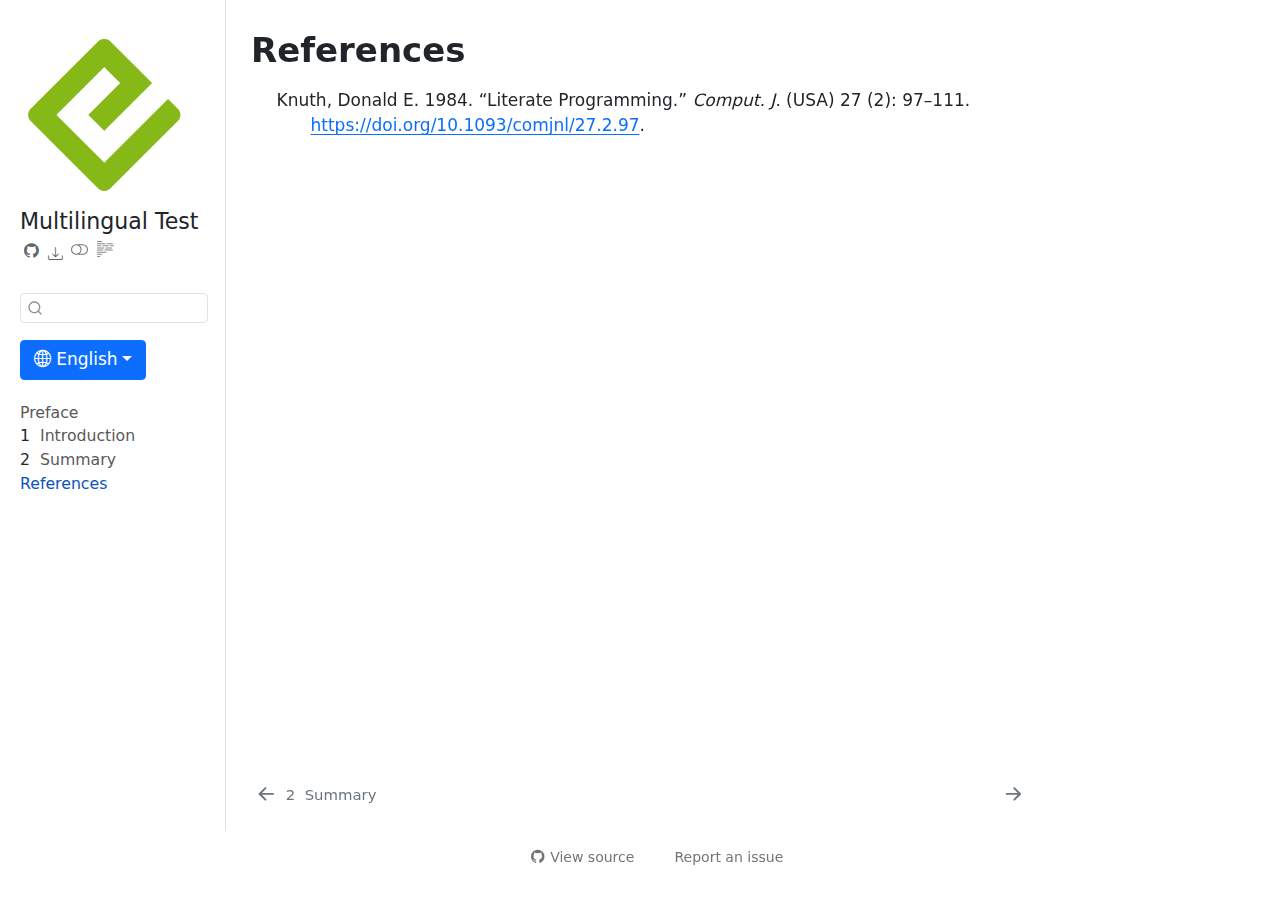
<file: docs/references.html>
<!DOCTYPE html>
<html xmlns="http://www.w3.org/1999/xhtml" lang="en" xml:lang="en">
<head>
<link rel="alternate" hreflang="en" href="https://iulibscholcomm.github.io/multilingual_test/references.html" />
<link rel="alternate" hreflang="es" href="https://iulibscholcomm.github.io/multilingual_test/es/references.es.html" />
<link rel="alternate" hreflang="fr" href="https://iulibscholcomm.github.io/multilingual_test/fr/references.fr.html" />
<meta http-equiv="Content-Type" content="text/html; charset=UTF-8">
<meta charset="utf-8">
<meta name="generator" content="quarto-1.9.17">
<meta name="viewport" content="width=device-width, initial-scale=1.0, user-scalable=yes">
<meta name="description" content="A test of babelquarto for multilingual publishing.">
<title>References – Multilingual Test</title>
<style>
/* Default styles provided by pandoc.
** See https://pandoc.org/MANUAL.html#variables-for-html for config info.
*/
code{white-space: pre-wrap;}
span.smallcaps{font-variant: small-caps;}
div.columns{display: flex; gap: min(4vw, 1.5em);}
div.column{flex: auto; overflow-x: auto;}
div.hanging-indent{margin-left: 1.5em; text-indent: -1.5em;}
ul.task-list{list-style: none;}
ul.task-list li input[type="checkbox"] {
  width: 0.8em;
  margin: 0 0.8em 0.2em -1em; /* quarto-specific, see https://github.com/quarto-dev/quarto-cli/issues/4556 */ 
  vertical-align: middle;
}
/* CSS for citations */
div.csl-bib-body { }
div.csl-entry {
  clear: both;
}
.hanging-indent div.csl-entry {
  margin-left:2em;
  text-indent:-2em;
}
div.csl-left-margin {
  min-width:2em;
  float:left;
}
div.csl-right-inline {
  margin-left:2em;
  padding-left:1em;
}
div.csl-indent {
  margin-left: 2em;
}</style>
<script src="site_libs/quarto-nav/quarto-nav.js"></script><script src="site_libs/clipboard/clipboard.min.js"></script><script src="site_libs/quarto-search/autocomplete.umd.js"></script><script src="site_libs/quarto-search/fuse.min.js"></script><script src="site_libs/quarto-search/quarto-search.js"></script><meta name="quarto:offset" content="./">
<link href="./references.bib" rel="next">
<link href="./summary.html" rel="prev">
<link href="./cover.png" rel="icon" type="image/png">
<script src="site_libs/quarto-html/quarto.js" type="module"></script><script src="site_libs/quarto-html/tabsets/tabsets.js" type="module"></script><script src="site_libs/quarto-html/axe/axe-check.js" type="module"></script><script src="site_libs/quarto-html/popper.min.js"></script><script src="site_libs/quarto-html/tippy.umd.min.js"></script><script src="site_libs/quarto-html/anchor.min.js"></script><link href="site_libs/quarto-html/tippy.css" rel="stylesheet">
<link href="site_libs/quarto-html/quarto-syntax-highlighting-ce4278342a015d016477ed09bce942c5.css" rel="stylesheet" class="quarto-color-scheme" id="quarto-text-highlighting-styles">
<link href="site_libs/quarto-html/quarto-syntax-highlighting-dark-dcd9e8c573452b099f942d625f6f4e16.css" rel="stylesheet" class="quarto-color-scheme quarto-color-alternate" id="quarto-text-highlighting-styles">
<link href="site_libs/quarto-html/quarto-syntax-highlighting-ce4278342a015d016477ed09bce942c5.css" rel="stylesheet" class="quarto-color-scheme-extra" id="quarto-text-highlighting-styles">
<script src="site_libs/bootstrap/bootstrap.min.js"></script><link href="site_libs/bootstrap/bootstrap-icons.css" rel="stylesheet">
<link href="site_libs/bootstrap/bootstrap-f17fcda33090d97c81a7f1d8bd68a544.min.css" rel="stylesheet" append-hash="true" class="quarto-color-scheme" id="quarto-bootstrap" data-mode="light">
<link href="site_libs/bootstrap/bootstrap-dark-70adec317e133aed7e03f42d3fa70e08.min.css" rel="stylesheet" append-hash="true" class="quarto-color-scheme quarto-color-alternate" id="quarto-bootstrap" data-mode="dark">
<link href="site_libs/bootstrap/bootstrap-f17fcda33090d97c81a7f1d8bd68a544.min.css" rel="stylesheet" append-hash="true" class="quarto-color-scheme-extra" id="quarto-bootstrap" data-mode="light">
<script id="quarto-search-options" type="application/json">{
  "location": "sidebar",
  "copy-button": true,
  "collapse-after": 3,
  "panel-placement": "start",
  "type": "textbox",
  "limit": 50,
  "keyboard-shortcut": [
    "f",
    "/",
    "s"
  ],
  "show-item-context": true,
  "language": {
    "search-no-results-text": "No results",
    "search-matching-documents-text": "matching documents",
    "search-copy-link-title": "Copy link to search",
    "search-hide-matches-text": "Hide additional matches",
    "search-more-match-text": "more match in this document",
    "search-more-matches-text": "more matches in this document",
    "search-clear-button-title": "Clear",
    "search-text-placeholder": "",
    "search-detached-cancel-button-title": "Cancel",
    "search-submit-button-title": "Submit",
    "search-label": "Search"
  }
}</script><meta property="og:title" content="References – Multilingual Test">
<meta property="og:description" content="A test of babelquarto for multilingual publishing.">
<meta property="og:image" content="./cover.png">
<meta property="og:site_name" content="Multilingual Test">
<meta property="og:image:alt" content="Cover image for the multilingual_test book">
<meta name="twitter:title" content="References – Multilingual Test">
<meta name="twitter:description" content="A test of babelquarto for multilingual publishing.">
<meta name="twitter:image" content="./cover.png">
<meta name="twitter:image:alt" content="Cover image for the multilingual_test book">
<meta name="twitter:card" content="summary_large_image">
</head>
<body class="nav-sidebar docked quarto-light">
<script id="quarto-html-before-body" type="application/javascript">
    const toggleBodyColorMode = (bsSheetEl) => {
      const mode = bsSheetEl.getAttribute("data-mode");
      const bodyEl = window.document.querySelector("body");
      if (mode === "dark") {
        bodyEl.classList.add("quarto-dark");
        bodyEl.classList.remove("quarto-light");
      } else {
        bodyEl.classList.add("quarto-light");
        bodyEl.classList.remove("quarto-dark");
      }
    }
    const toggleBodyColorPrimary = () => {
      const bsSheetEl = window.document.querySelector("link#quarto-bootstrap:not([rel=disabled-stylesheet])");
      if (bsSheetEl) {
        toggleBodyColorMode(bsSheetEl);
      }
    }
    const setColorSchemeToggle = (alternate) => {
      const toggles = window.document.querySelectorAll('.quarto-color-scheme-toggle');
      for (let i=0; i < toggles.length; i++) {
        const toggle = toggles[i];
        if (toggle) {
          if (alternate) {
            toggle.classList.add("alternate");
          } else {
            toggle.classList.remove("alternate");
          }
        }
      }
    };
    const toggleColorMode = (alternate) => {
      // Switch the stylesheets
      const primaryStylesheets = window.document.querySelectorAll('link.quarto-color-scheme:not(.quarto-color-alternate)');
      const alternateStylesheets = window.document.querySelectorAll('link.quarto-color-scheme.quarto-color-alternate');
      manageTransitions('#quarto-margin-sidebar .nav-link', false);
      if (alternate) {
        // note: dark is layered on light, we don't disable primary!
        enableStylesheet(alternateStylesheets);
        for (const sheetNode of alternateStylesheets) {
          if (sheetNode.id === "quarto-bootstrap") {
            toggleBodyColorMode(sheetNode);
          }
        }
      } else {
        disableStylesheet(alternateStylesheets);
        enableStylesheet(primaryStylesheets)
        toggleBodyColorPrimary();
      }
      manageTransitions('#quarto-margin-sidebar .nav-link', true);
      // Switch the toggles
      setColorSchemeToggle(alternate)
      // Hack to workaround the fact that safari doesn't
      // properly recolor the scrollbar when toggling (#1455)
      if (navigator.userAgent.indexOf('Safari') > 0 && navigator.userAgent.indexOf('Chrome') == -1) {
        manageTransitions("body", false);
        window.scrollTo(0, 1);
        setTimeout(() => {
          window.scrollTo(0, 0);
          manageTransitions("body", true);
        }, 40);
      }
    }
    const disableStylesheet = (stylesheets) => {
      for (let i=0; i < stylesheets.length; i++) {
        const stylesheet = stylesheets[i];
        stylesheet.rel = 'disabled-stylesheet';
      }
    }
    const enableStylesheet = (stylesheets) => {
      for (let i=0; i < stylesheets.length; i++) {
        const stylesheet = stylesheets[i];
        if(stylesheet.rel !== 'stylesheet') { // for Chrome, which will still FOUC without this check
          stylesheet.rel = 'stylesheet';
        }
      }
    }
    const manageTransitions = (selector, allowTransitions) => {
      const els = window.document.querySelectorAll(selector);
      for (let i=0; i < els.length; i++) {
        const el = els[i];
        if (allowTransitions) {
          el.classList.remove('notransition');
        } else {
          el.classList.add('notransition');
        }
      }
    }
    const isFileUrl = () => {
      return window.location.protocol === 'file:';
    }
    const hasAlternateSentinel = () => {
      let styleSentinel = getColorSchemeSentinel();
      if (styleSentinel !== null) {
        return styleSentinel === "alternate";
      } else {
        return false;
      }
    }
    const setStyleSentinel = (alternate) => {
      const value = alternate ? "alternate" : "default";
      if (!isFileUrl()) {
        window.localStorage.setItem("quarto-color-scheme", value);
      } else {
        localAlternateSentinel = value;
      }
    }
    const getColorSchemeSentinel = () => {
      if (!isFileUrl()) {
        const storageValue = window.localStorage.getItem("quarto-color-scheme");
        return storageValue != null ? storageValue : localAlternateSentinel;
      } else {
        return localAlternateSentinel;
      }
    }
    const toggleGiscusIfUsed = (isAlternate, darkModeDefault) => {
      const baseTheme = document.querySelector('#giscus-base-theme')?.value ?? 'light';
      const alternateTheme = document.querySelector('#giscus-alt-theme')?.value ?? 'dark';
      let newTheme = '';
      if(authorPrefersDark) {
        newTheme = isAlternate ? baseTheme : alternateTheme;
      } else {
        newTheme = isAlternate ? alternateTheme : baseTheme;
      }
      const changeGiscusTheme = () => {
        // From: https://github.com/giscus/giscus/issues/336
        const sendMessage = (message) => {
          const iframe = document.querySelector('iframe.giscus-frame');
          if (!iframe) return;
          iframe.contentWindow.postMessage({ giscus: message }, 'https://giscus.app');
        }
        sendMessage({
          setConfig: {
            theme: newTheme
          }
        });
      }
      const isGiscussLoaded = window.document.querySelector('iframe.giscus-frame') !== null;
      if (isGiscussLoaded) {
        changeGiscusTheme();
      }
    };
    const authorPrefersDark = false;
    const darkModeDefault = authorPrefersDark;
      document.querySelector('link#quarto-text-highlighting-styles.quarto-color-scheme-extra').rel = 'disabled-stylesheet';
      document.querySelector('link#quarto-bootstrap.quarto-color-scheme-extra').rel = 'disabled-stylesheet';
    let localAlternateSentinel = darkModeDefault ? 'alternate' : 'default';
    // Dark / light mode switch
    window.quartoToggleColorScheme = () => {
      // Read the current dark / light value
      let toAlternate = !hasAlternateSentinel();
      toggleColorMode(toAlternate);
      setStyleSentinel(toAlternate);
      toggleGiscusIfUsed(toAlternate, darkModeDefault);
      window.dispatchEvent(new Event('resize'));
    };
    // Switch to dark mode if need be
    if (hasAlternateSentinel()) {
      toggleColorMode(true);
    } else {
      toggleColorMode(false);
    }
  </script><div id="quarto-search-results"></div>
  <header id="quarto-header" class="headroom fixed-top"><nav class="quarto-secondary-nav"><div class="container-fluid d-flex">
      <button type="button" class="quarto-btn-toggle btn" data-bs-toggle="collapse" role="button" data-bs-target=".quarto-sidebar-collapse-item" aria-controls="quarto-sidebar" aria-expanded="false" aria-label="Toggle sidebar navigation" onclick="if (window.quartoToggleHeadroom) { window.quartoToggleHeadroom(); }">
        <i class="bi bi-layout-text-sidebar-reverse"></i>
      </button>
        <nav class="quarto-page-breadcrumbs" aria-label="breadcrumb"><ol class="breadcrumb"><li class="breadcrumb-item"><a href="./references.html">References</a></li></ol></nav><a class="flex-grow-1" role="navigation" data-bs-toggle="collapse" data-bs-target=".quarto-sidebar-collapse-item" aria-controls="quarto-sidebar" aria-expanded="false" aria-label="Toggle sidebar navigation" onclick="if (window.quartoToggleHeadroom) { window.quartoToggleHeadroom(); }">      
        </a>
      <button type="button" class="btn quarto-search-button" aria-label="Search" onclick="window.quartoOpenSearch();">
        <i class="bi bi-search"></i>
      </button>
    </div>
  </nav></header><!-- content --><div id="quarto-content" class="quarto-container page-columns page-rows-contents page-layout-article">
<!-- sidebar -->
  <nav id="quarto-sidebar" class="sidebar collapse collapse-horizontal quarto-sidebar-collapse-item sidebar-navigation docked overflow-auto"><div class="pt-lg-2 mt-2 text-left sidebar-header sidebar-header-stacked">
      <a href="./index.html" class="sidebar-logo-link">
      <img src="./cover.png" alt="Cover image for the multilingual_test book" class="sidebar-logo light-content py-0 d-lg-inline d-none"><img src="./cover.png" alt="Cover image for the multilingual_test book" class="sidebar-logo dark-content py-0 d-lg-inline d-none"></a>
    <div class="sidebar-title mb-0 py-0">
      <a href="./">Multilingual Test</a> 
        <div class="sidebar-tools-main tools-wide">
    <a href="https://github.com/IULibScholComm/multilingual_test" title="Source Code" class="quarto-navigation-tool px-1" aria-label="Source Code"><i class="bi bi-github"></i></a>
    <div class="dropdown">
      <a href="" title="Download" id="quarto-navigation-tool-dropdown-0" class="quarto-navigation-tool dropdown-toggle px-1" data-bs-toggle="dropdown" aria-expanded="false" role="link" aria-label="Download"><i class="bi bi-download"></i></a>
      <ul class="dropdown-menu" aria-labelledby="quarto-navigation-tool-dropdown-0">
<li>
            <a class="dropdown-item sidebar-tools-main-item" href="./Multilingual-Test.pdf">
              <i class="bi bi-file-pdf pe-1"></i>
            Download PDF
            </a>
          </li>
          <li>
            <a class="dropdown-item sidebar-tools-main-item" href="./Multilingual-Test.epub">
              <i class="bi bi-journal pe-1"></i>
            Download ePub
            </a>
          </li>
      </ul>
</div>
  <a href="" class="quarto-color-scheme-toggle quarto-navigation-tool  px-1" onclick="window.quartoToggleColorScheme(); return false;" title="Toggle dark mode"><i class="bi"></i></a>
  <a href="" class="quarto-reader-toggle quarto-navigation-tool px-1" onclick="window.quartoToggleReader(); return false;" title="Toggle reader mode">
  <div class="quarto-reader-toggle-btn">
  <i class="bi"></i>
  </div>
</a>
</div>
    </div>
      </div>
        <div class="mt-2 flex-shrink-0 align-items-center">
        <div class="sidebar-search">
        <div id="quarto-search" class="" title="Search"></div>
        </div>
        </div>
    <div class="dropdown" id="languages-links-parent">
<button class="btn btn-primary dropdown-toggle babelquarto-languages-button" type="button" data-bs-toggle="dropdown" aria-expanded="false" id="languages-button"><i class="bi bi-globe2"></i> English</button><ul class="dropdown-menu" id="languages-links">
<li><a class="dropdown-item" href="https://iulibscholcomm.github.io/multilingual_test/fr/references.fr.html" id="language-link-fr">Français</a></li>
<li><a class="dropdown-item" href="https://iulibscholcomm.github.io/multilingual_test/es/references.es.html" id="language-link-es">Español</a></li>
</ul>
</div>
<div class="sidebar-menu-container"> 
    <ul class="list-unstyled mt-1">
<li class="sidebar-item">
  <div class="sidebar-item-container"> 
  <a href="./index.html" class="sidebar-item-text sidebar-link">
 <span class="menu-text">Preface</span></a>
  </div>
</li>
        <li class="sidebar-item">
  <div class="sidebar-item-container"> 
  <a href="./intro.html" class="sidebar-item-text sidebar-link">
 <span class="menu-text"><span class="chapter-number">1</span>  <span class="chapter-title">Introduction</span></span></a>
  </div>
</li>
        <li class="sidebar-item">
  <div class="sidebar-item-container"> 
  <a href="./summary.html" class="sidebar-item-text sidebar-link">
 <span class="menu-text"><span class="chapter-number">2</span>  <span class="chapter-title">Summary</span></span></a>
  </div>
</li>
        <li class="sidebar-item">
  <div class="sidebar-item-container"> 
  <a href="./references.html" class="sidebar-item-text sidebar-link active">
 <span class="menu-text">References</span></a>
  </div>
</li>
    </ul>
</div>
</nav><div id="quarto-sidebar-glass" class="quarto-sidebar-collapse-item" data-bs-toggle="collapse" data-bs-target=".quarto-sidebar-collapse-item"></div>
<!-- margin-sidebar -->
    <div id="quarto-margin-sidebar" class="sidebar margin-sidebar zindex-bottom">
        
    </div>
<!-- main -->
<main class="content" id="quarto-document-content"><header id="title-block-header" class="quarto-title-block default"><div class="quarto-title">
<h1 class="title">References</h1>
</div>



<div class="quarto-title-meta">

    
  
    
  </div>
  


</header><div id="refs" class="references csl-bib-body hanging-indent" role="list">
<div id="ref-knuth84" class="csl-entry" role="listitem">
Knuth, Donald E. 1984. <span>“Literate Programming.”</span> <em>Comput.
J.</em> (USA) 27 (2): 97–111. <a href="https://doi.org/10.1093/comjnl/27.2.97">https://doi.org/10.1093/comjnl/27.2.97</a>.
</div>
</div>



</main><!-- /main --><script id="quarto-html-after-body" type="application/javascript">
  window.document.addEventListener("DOMContentLoaded", function (event) {
    // Ensure there is a toggle, if there isn't float one in the top right
    if (window.document.querySelector('.quarto-color-scheme-toggle') === null) {
      const a = window.document.createElement('a');
      a.classList.add('top-right');
      a.classList.add('quarto-color-scheme-toggle');
      a.href = "";
      a.onclick = function() { try { window.quartoToggleColorScheme(); } catch {} return false; };
      const i = window.document.createElement("i");
      i.classList.add('bi');
      a.appendChild(i);
      window.document.body.appendChild(a);
    }
    setColorSchemeToggle(hasAlternateSentinel())
    const icon = "";
    const anchorJS = new window.AnchorJS();
    anchorJS.options = {
      placement: 'right',
      icon: icon
    };
    anchorJS.add('.anchored');
    const isCodeAnnotation = (el) => {
      for (const clz of el.classList) {
        if (clz.startsWith('code-annotation-')) {                     
          return true;
        }
      }
      return false;
    }
    const onCopySuccess = function(e) {
      // button target
      const button = e.trigger;
      // don't keep focus
      button.blur();
      // flash "checked"
      button.classList.add('code-copy-button-checked');
      var currentTitle = button.getAttribute("title");
      button.setAttribute("title", "Copied!");
      let tooltip;
      if (window.bootstrap) {
        button.setAttribute("data-bs-toggle", "tooltip");
        button.setAttribute("data-bs-placement", "left");
        button.setAttribute("data-bs-title", "Copied!");
        tooltip = new bootstrap.Tooltip(button, 
          { trigger: "manual", 
            customClass: "code-copy-button-tooltip",
            offset: [0, -8]});
        tooltip.show();    
      }
      setTimeout(function() {
        if (tooltip) {
          tooltip.hide();
          button.removeAttribute("data-bs-title");
          button.removeAttribute("data-bs-toggle");
          button.removeAttribute("data-bs-placement");
        }
        button.setAttribute("title", currentTitle);
        button.classList.remove('code-copy-button-checked');
      }, 1000);
      // clear code selection
      e.clearSelection();
    }
    const getTextToCopy = function(trigger) {
      const outerScaffold = trigger.parentElement.cloneNode(true);
      const codeEl = outerScaffold.querySelector('code');
      for (const childEl of codeEl.children) {
        if (isCodeAnnotation(childEl)) {
          childEl.remove();
        }
      }
      return codeEl.innerText;
    }
    const clipboard = new window.ClipboardJS('.code-copy-button:not([data-in-quarto-modal])', {
      text: getTextToCopy
    });
    clipboard.on('success', onCopySuccess);
    if (window.document.getElementById('quarto-embedded-source-code-modal')) {
      const clipboardModal = new window.ClipboardJS('.code-copy-button[data-in-quarto-modal]', {
        text: getTextToCopy,
        container: window.document.getElementById('quarto-embedded-source-code-modal')
      });
      clipboardModal.on('success', onCopySuccess);
    }
      var localhostRegex = new RegExp(/^(?:http|https):\/\/localhost\:?[0-9]*\//);
      var mailtoRegex = new RegExp(/^mailto:/);
        var filterRegex = new RegExp('/' + window.location.host + '/');
      var isInternal = (href) => {
          return filterRegex.test(href) || localhostRegex.test(href) || mailtoRegex.test(href);
      }
      // Inspect non-navigation links and adorn them if external
     var links = window.document.querySelectorAll('a[href]:not(.nav-link):not(.navbar-brand):not(.toc-action):not(.sidebar-link):not(.sidebar-item-toggle):not(.pagination-link):not(.no-external):not([aria-hidden]):not(.dropdown-item):not(.quarto-navigation-tool):not(.about-link)');
      for (var i=0; i<links.length; i++) {
        const link = links[i];
        if (!isInternal(link.href)) {
          // undo the damage that might have been done by quarto-nav.js in the case of
          // links that we want to consider external
          if (link.dataset.originalHref !== undefined) {
            link.href = link.dataset.originalHref;
          }
        }
      }
    function tippyHover(el, contentFn, onTriggerFn, onUntriggerFn) {
      const config = {
        allowHTML: true,
        maxWidth: 500,
        delay: 100,
        arrow: false,
        appendTo: function(el) {
            return el.parentElement;
        },
        interactive: true,
        interactiveBorder: 10,
        theme: 'quarto',
        placement: 'bottom-start',
      };
      if (contentFn) {
        config.content = contentFn;
      }
      if (onTriggerFn) {
        config.onTrigger = onTriggerFn;
      }
      if (onUntriggerFn) {
        config.onUntrigger = onUntriggerFn;
      }
      window.tippy(el, config); 
    }
    const noterefs = window.document.querySelectorAll('a[role="doc-noteref"]');
    for (var i=0; i<noterefs.length; i++) {
      const ref = noterefs[i];
      tippyHover(ref, function() {
        // use id or data attribute instead here
        let href = ref.getAttribute('data-footnote-href') || ref.getAttribute('href');
        try { href = new URL(href).hash; } catch {}
        const id = href.replace(/^#\/?/, "");
        const note = window.document.getElementById(id);
        if (note) {
          return note.innerHTML;
        } else {
          return "";
        }
      });
    }
    const xrefs = window.document.querySelectorAll('a.quarto-xref');
    const processXRef = (id, note) => {
      // Strip column container classes
      const stripColumnClz = (el) => {
        el.classList.remove("page-full", "page-columns");
        if (el.children) {
          for (const child of el.children) {
            stripColumnClz(child);
          }
        }
      }
      stripColumnClz(note)
      if (id === null || id.startsWith('sec-')) {
        // Special case sections, only their first couple elements
        const container = document.createElement("div");
        if (note.children && note.children.length > 2) {
          container.appendChild(note.children[0].cloneNode(true));
          for (let i = 1; i < note.children.length; i++) {
            const child = note.children[i];
            if (child.tagName === "P" && child.innerText === "") {
              continue;
            } else {
              container.appendChild(child.cloneNode(true));
              break;
            }
          }
          if (window.Quarto?.typesetMath) {
            window.Quarto.typesetMath(container);
          }
          return container.innerHTML
        } else {
          if (window.Quarto?.typesetMath) {
            window.Quarto.typesetMath(note);
          }
          return note.innerHTML;
        }
      } else {
        // Remove any anchor links if they are present
        const anchorLink = note.querySelector('a.anchorjs-link');
        if (anchorLink) {
          anchorLink.remove();
        }
        if (window.Quarto?.typesetMath) {
          window.Quarto.typesetMath(note);
        }
        if (note.classList.contains("callout")) {
          return note.outerHTML;
        } else {
          return note.innerHTML;
        }
      }
    }
    for (var i=0; i<xrefs.length; i++) {
      const xref = xrefs[i];
      tippyHover(xref, undefined, function(instance) {
        instance.disable();
        let url = xref.getAttribute('href');
        let hash = undefined; 
        if (url.startsWith('#')) {
          hash = url;
        } else {
          try { hash = new URL(url).hash; } catch {}
        }
        if (hash) {
          const id = hash.replace(/^#\/?/, "");
          const note = window.document.getElementById(id);
          if (note !== null) {
            try {
              const html = processXRef(id, note.cloneNode(true));
              instance.setContent(html);
            } finally {
              instance.enable();
              instance.show();
            }
          } else {
            // See if we can fetch this
            fetch(url.split('#')[0])
            .then(res => res.text())
            .then(html => {
              const parser = new DOMParser();
              const htmlDoc = parser.parseFromString(html, "text/html");
              const note = htmlDoc.getElementById(id);
              if (note !== null) {
                const html = processXRef(id, note);
                instance.setContent(html);
              } 
            }).finally(() => {
              instance.enable();
              instance.show();
            });
          }
        } else {
          // See if we can fetch a full url (with no hash to target)
          // This is a special case and we should probably do some content thinning / targeting
          fetch(url)
          .then(res => res.text())
          .then(html => {
            const parser = new DOMParser();
            const htmlDoc = parser.parseFromString(html, "text/html");
            const note = htmlDoc.querySelector('main.content');
            if (note !== null) {
              // This should only happen for chapter cross references
              // (since there is no id in the URL)
              // remove the first header
              if (note.children.length > 0 && note.children[0].tagName === "HEADER") {
                note.children[0].remove();
              }
              const html = processXRef(null, note);
              instance.setContent(html);
            } 
          }).finally(() => {
            instance.enable();
            instance.show();
          });
        }
      }, function(instance) {
      });
    }
        let selectedAnnoteEl;
        const selectorForAnnotation = ( cell, annotation) => {
          let cellAttr = 'data-code-cell="' + cell + '"';
          let lineAttr = 'data-code-annotation="' +  annotation + '"';
          const selector = 'span[' + cellAttr + '][' + lineAttr + ']';
          return selector;
        }
        const selectCodeLines = (annoteEl) => {
          const doc = window.document;
          const targetCell = annoteEl.getAttribute("data-target-cell");
          const targetAnnotation = annoteEl.getAttribute("data-target-annotation");
          const annoteSpan = window.document.querySelector(selectorForAnnotation(targetCell, targetAnnotation));
          const lines = annoteSpan.getAttribute("data-code-lines").split(",");
          const lineIds = lines.map((line) => {
            return targetCell + "-" + line;
          })
          let top = null;
          let height = null;
          let parent = null;
          if (lineIds.length > 0) {
              //compute the position of the single el (top and bottom and make a div)
              const el = window.document.getElementById(lineIds[0]);
              top = el.offsetTop;
              height = el.offsetHeight;
              parent = el.parentElement.parentElement;
            if (lineIds.length > 1) {
              const lastEl = window.document.getElementById(lineIds[lineIds.length - 1]);
              const bottom = lastEl.offsetTop + lastEl.offsetHeight;
              height = bottom - top;
            }
            if (top !== null && height !== null && parent !== null) {
              // cook up a div (if necessary) and position it 
              let div = window.document.getElementById("code-annotation-line-highlight");
              if (div === null) {
                div = window.document.createElement("div");
                div.setAttribute("id", "code-annotation-line-highlight");
                div.style.position = 'absolute';
                parent.appendChild(div);
              }
              div.style.top = top - 2 + "px";
              div.style.height = height + 4 + "px";
              div.style.left = 0;
              let gutterDiv = window.document.getElementById("code-annotation-line-highlight-gutter");
              if (gutterDiv === null) {
                gutterDiv = window.document.createElement("div");
                gutterDiv.setAttribute("id", "code-annotation-line-highlight-gutter");
                gutterDiv.style.position = 'absolute';
                const codeCell = window.document.getElementById(targetCell);
                const gutter = codeCell.querySelector('.code-annotation-gutter');
                gutter.appendChild(gutterDiv);
              }
              gutterDiv.style.top = top - 2 + "px";
              gutterDiv.style.height = height + 4 + "px";
            }
            selectedAnnoteEl = annoteEl;
          }
        };
        const unselectCodeLines = () => {
          const elementsIds = ["code-annotation-line-highlight", "code-annotation-line-highlight-gutter"];
          elementsIds.forEach((elId) => {
            const div = window.document.getElementById(elId);
            if (div) {
              div.remove();
            }
          });
          selectedAnnoteEl = undefined;
        };
          // Handle positioning of the toggle
      window.addEventListener(
        "resize",
        throttle(() => {
          elRect = undefined;
          if (selectedAnnoteEl) {
            selectCodeLines(selectedAnnoteEl);
          }
        }, 10)
      );
      function throttle(fn, ms) {
      let throttle = false;
      let timer;
        return (...args) => {
          if(!throttle) { // first call gets through
              fn.apply(this, args);
              throttle = true;
          } else { // all the others get throttled
              if(timer) clearTimeout(timer); // cancel #2
              timer = setTimeout(() => {
                fn.apply(this, args);
                timer = throttle = false;
              }, ms);
          }
        };
      }
        // Attach click handler to the DT
        const annoteDls = window.document.querySelectorAll('dt[data-target-cell]');
        for (const annoteDlNode of annoteDls) {
          annoteDlNode.addEventListener('click', (event) => {
            const clickedEl = event.target;
            if (clickedEl !== selectedAnnoteEl) {
              unselectCodeLines();
              const activeEl = window.document.querySelector('dt[data-target-cell].code-annotation-active');
              if (activeEl) {
                activeEl.classList.remove('code-annotation-active');
              }
              selectCodeLines(clickedEl);
              clickedEl.classList.add('code-annotation-active');
            } else {
              // Unselect the line
              unselectCodeLines();
              clickedEl.classList.remove('code-annotation-active');
            }
          });
        }
    const findCites = (el) => {
      const parentEl = el.parentElement;
      if (parentEl) {
        const cites = parentEl.dataset.cites;
        if (cites) {
          return {
            el,
            cites: cites.split(' ')
          };
        } else {
          return findCites(el.parentElement)
        }
      } else {
        return undefined;
      }
    };
    var bibliorefs = window.document.querySelectorAll('a[role="doc-biblioref"]');
    for (var i=0; i<bibliorefs.length; i++) {
      const ref = bibliorefs[i];
      const citeInfo = findCites(ref);
      if (citeInfo) {
        tippyHover(citeInfo.el, function() {
          var popup = window.document.createElement('div');
          citeInfo.cites.forEach(function(cite) {
            var citeDiv = window.document.createElement('div');
            citeDiv.classList.add('hanging-indent');
            citeDiv.classList.add('csl-entry');
            var biblioDiv = window.document.getElementById('ref-' + cite);
            if (biblioDiv) {
              citeDiv.innerHTML = biblioDiv.innerHTML;
            }
            popup.appendChild(citeDiv);
          });
          return popup.innerHTML;
        });
      }
    }
  });
  </script><nav class="page-navigation"><div class="nav-page nav-page-previous">
      <a href="./summary.html" class="pagination-link" aria-label="Summary">
        <i class="bi bi-arrow-left-short"></i> <span class="nav-page-text"><span class="chapter-number">2</span>  <span class="chapter-title">Summary</span></span>
      </a>          
  </div>
  <div class="nav-page nav-page-next">
      <a href="./references.bib" class="pagination-link" aria-label="">
        <span class="nav-page-text"></span> <i class="bi bi-arrow-right-short"></i>
      </a>
  </div>
</nav>
</div> <!-- /content -->




<footer class="footer"><div class="nav-footer"><div class="nav-footer-center"><div class="toc-actions"><ul>
<li><a href="https://github.com/IULibScholComm/multilingual_test/blob/main/references.qmd" class="toc-action"><i class="bi bi-github"></i>View source</a></li>
<li><a href="https://github.com/IULibScholComm/multilingual_test/issues" class="toc-action"><i class="bi empty"></i>Report an issue</a></li>
</ul></div></div></div></footer>
</body>
</html>
</file>
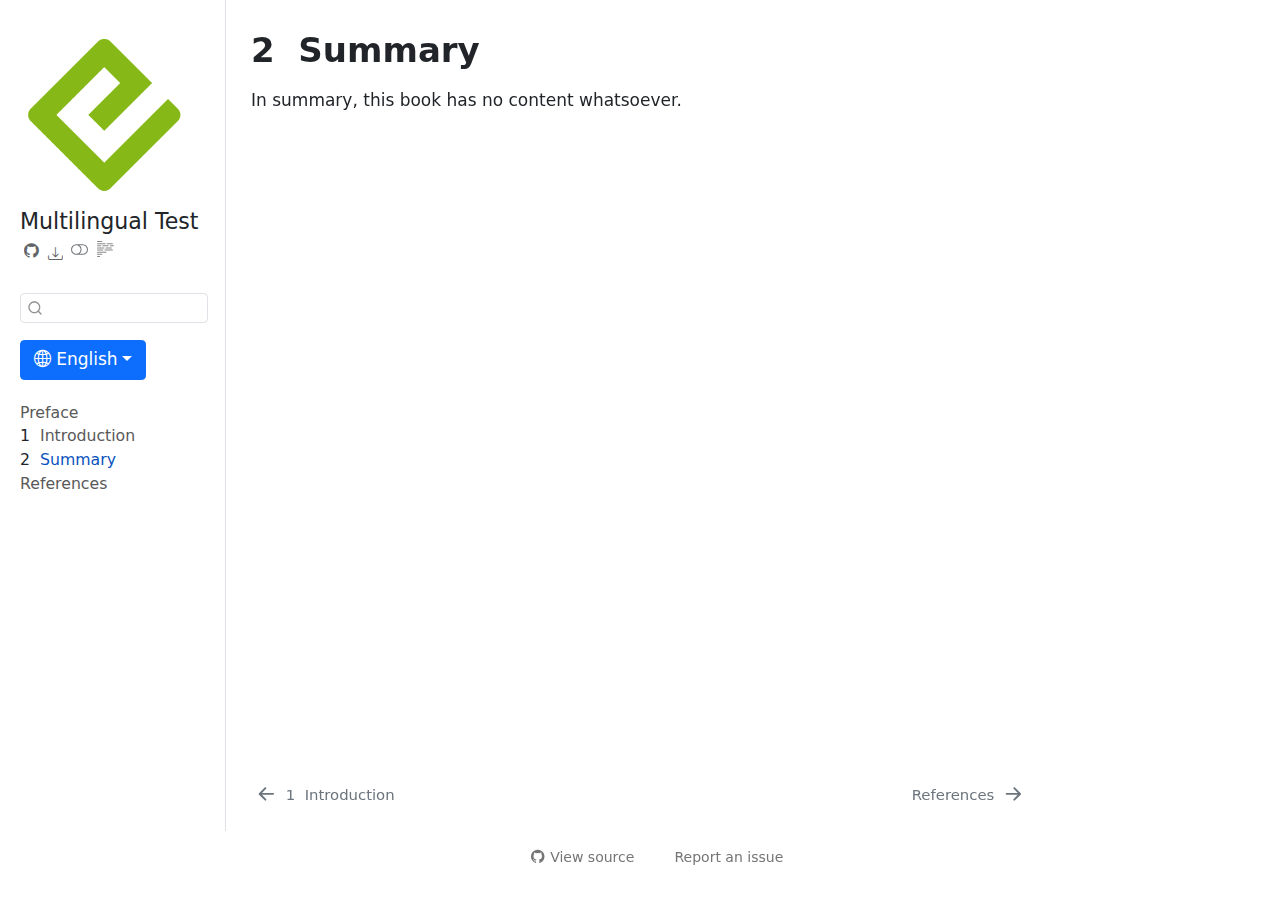
<file: docs/summary.html>
<!DOCTYPE html>
<html xmlns="http://www.w3.org/1999/xhtml" lang="en" xml:lang="en">
<head>
<link rel="alternate" hreflang="en" href="https://iulibscholcomm.github.io/multilingual_test/summary.html" />
<link rel="alternate" hreflang="es" href="https://iulibscholcomm.github.io/multilingual_test/es/summary.es.html" />
<link rel="alternate" hreflang="fr" href="https://iulibscholcomm.github.io/multilingual_test/fr/summary.fr.html" />
<meta http-equiv="Content-Type" content="text/html; charset=UTF-8">
<meta charset="utf-8">
<meta name="generator" content="quarto-1.9.17">
<meta name="viewport" content="width=device-width, initial-scale=1.0, user-scalable=yes">
<meta name="description" content="A test of babelquarto for multilingual publishing.">
<title>2  Summary – Multilingual Test</title>
<style>
/* Default styles provided by pandoc.
** See https://pandoc.org/MANUAL.html#variables-for-html for config info.
*/
code{white-space: pre-wrap;}
span.smallcaps{font-variant: small-caps;}
div.columns{display: flex; gap: min(4vw, 1.5em);}
div.column{flex: auto; overflow-x: auto;}
div.hanging-indent{margin-left: 1.5em; text-indent: -1.5em;}
ul.task-list{list-style: none;}
ul.task-list li input[type="checkbox"] {
  width: 0.8em;
  margin: 0 0.8em 0.2em -1em; /* quarto-specific, see https://github.com/quarto-dev/quarto-cli/issues/4556 */ 
  vertical-align: middle;
}
</style>
<script src="site_libs/quarto-nav/quarto-nav.js"></script><script src="site_libs/clipboard/clipboard.min.js"></script><script src="site_libs/quarto-search/autocomplete.umd.js"></script><script src="site_libs/quarto-search/fuse.min.js"></script><script src="site_libs/quarto-search/quarto-search.js"></script><meta name="quarto:offset" content="./">
<link href="./references.html" rel="next">
<link href="./intro.html" rel="prev">
<link href="./cover.png" rel="icon" type="image/png">
<script src="site_libs/quarto-html/quarto.js" type="module"></script><script src="site_libs/quarto-html/tabsets/tabsets.js" type="module"></script><script src="site_libs/quarto-html/axe/axe-check.js" type="module"></script><script src="site_libs/quarto-html/popper.min.js"></script><script src="site_libs/quarto-html/tippy.umd.min.js"></script><script src="site_libs/quarto-html/anchor.min.js"></script><link href="site_libs/quarto-html/tippy.css" rel="stylesheet">
<link href="site_libs/quarto-html/quarto-syntax-highlighting-ce4278342a015d016477ed09bce942c5.css" rel="stylesheet" class="quarto-color-scheme" id="quarto-text-highlighting-styles">
<link href="site_libs/quarto-html/quarto-syntax-highlighting-dark-dcd9e8c573452b099f942d625f6f4e16.css" rel="stylesheet" class="quarto-color-scheme quarto-color-alternate" id="quarto-text-highlighting-styles">
<link href="site_libs/quarto-html/quarto-syntax-highlighting-ce4278342a015d016477ed09bce942c5.css" rel="stylesheet" class="quarto-color-scheme-extra" id="quarto-text-highlighting-styles">
<script src="site_libs/bootstrap/bootstrap.min.js"></script><link href="site_libs/bootstrap/bootstrap-icons.css" rel="stylesheet">
<link href="site_libs/bootstrap/bootstrap-f17fcda33090d97c81a7f1d8bd68a544.min.css" rel="stylesheet" append-hash="true" class="quarto-color-scheme" id="quarto-bootstrap" data-mode="light">
<link href="site_libs/bootstrap/bootstrap-dark-70adec317e133aed7e03f42d3fa70e08.min.css" rel="stylesheet" append-hash="true" class="quarto-color-scheme quarto-color-alternate" id="quarto-bootstrap" data-mode="dark">
<link href="site_libs/bootstrap/bootstrap-f17fcda33090d97c81a7f1d8bd68a544.min.css" rel="stylesheet" append-hash="true" class="quarto-color-scheme-extra" id="quarto-bootstrap" data-mode="light">
<script id="quarto-search-options" type="application/json">{
  "location": "sidebar",
  "copy-button": true,
  "collapse-after": 3,
  "panel-placement": "start",
  "type": "textbox",
  "limit": 50,
  "keyboard-shortcut": [
    "f",
    "/",
    "s"
  ],
  "show-item-context": true,
  "language": {
    "search-no-results-text": "No results",
    "search-matching-documents-text": "matching documents",
    "search-copy-link-title": "Copy link to search",
    "search-hide-matches-text": "Hide additional matches",
    "search-more-match-text": "more match in this document",
    "search-more-matches-text": "more matches in this document",
    "search-clear-button-title": "Clear",
    "search-text-placeholder": "",
    "search-detached-cancel-button-title": "Cancel",
    "search-submit-button-title": "Submit",
    "search-label": "Search"
  }
}</script><meta property="og:title" content="2  Summary – Multilingual Test">
<meta property="og:description" content="A test of babelquarto for multilingual publishing.">
<meta property="og:image" content="./cover.png">
<meta property="og:site_name" content="Multilingual Test">
<meta property="og:image:alt" content="Cover image for the multilingual_test book">
<meta name="twitter:title" content="2  Summary – Multilingual Test">
<meta name="twitter:description" content="A test of babelquarto for multilingual publishing.">
<meta name="twitter:image" content="./cover.png">
<meta name="twitter:image:alt" content="Cover image for the multilingual_test book">
<meta name="twitter:card" content="summary_large_image">
</head>
<body class="nav-sidebar docked quarto-light">
<script id="quarto-html-before-body" type="application/javascript">
    const toggleBodyColorMode = (bsSheetEl) => {
      const mode = bsSheetEl.getAttribute("data-mode");
      const bodyEl = window.document.querySelector("body");
      if (mode === "dark") {
        bodyEl.classList.add("quarto-dark");
        bodyEl.classList.remove("quarto-light");
      } else {
        bodyEl.classList.add("quarto-light");
        bodyEl.classList.remove("quarto-dark");
      }
    }
    const toggleBodyColorPrimary = () => {
      const bsSheetEl = window.document.querySelector("link#quarto-bootstrap:not([rel=disabled-stylesheet])");
      if (bsSheetEl) {
        toggleBodyColorMode(bsSheetEl);
      }
    }
    const setColorSchemeToggle = (alternate) => {
      const toggles = window.document.querySelectorAll('.quarto-color-scheme-toggle');
      for (let i=0; i < toggles.length; i++) {
        const toggle = toggles[i];
        if (toggle) {
          if (alternate) {
            toggle.classList.add("alternate");
          } else {
            toggle.classList.remove("alternate");
          }
        }
      }
    };
    const toggleColorMode = (alternate) => {
      // Switch the stylesheets
      const primaryStylesheets = window.document.querySelectorAll('link.quarto-color-scheme:not(.quarto-color-alternate)');
      const alternateStylesheets = window.document.querySelectorAll('link.quarto-color-scheme.quarto-color-alternate');
      manageTransitions('#quarto-margin-sidebar .nav-link', false);
      if (alternate) {
        // note: dark is layered on light, we don't disable primary!
        enableStylesheet(alternateStylesheets);
        for (const sheetNode of alternateStylesheets) {
          if (sheetNode.id === "quarto-bootstrap") {
            toggleBodyColorMode(sheetNode);
          }
        }
      } else {
        disableStylesheet(alternateStylesheets);
        enableStylesheet(primaryStylesheets)
        toggleBodyColorPrimary();
      }
      manageTransitions('#quarto-margin-sidebar .nav-link', true);
      // Switch the toggles
      setColorSchemeToggle(alternate)
      // Hack to workaround the fact that safari doesn't
      // properly recolor the scrollbar when toggling (#1455)
      if (navigator.userAgent.indexOf('Safari') > 0 && navigator.userAgent.indexOf('Chrome') == -1) {
        manageTransitions("body", false);
        window.scrollTo(0, 1);
        setTimeout(() => {
          window.scrollTo(0, 0);
          manageTransitions("body", true);
        }, 40);
      }
    }
    const disableStylesheet = (stylesheets) => {
      for (let i=0; i < stylesheets.length; i++) {
        const stylesheet = stylesheets[i];
        stylesheet.rel = 'disabled-stylesheet';
      }
    }
    const enableStylesheet = (stylesheets) => {
      for (let i=0; i < stylesheets.length; i++) {
        const stylesheet = stylesheets[i];
        if(stylesheet.rel !== 'stylesheet') { // for Chrome, which will still FOUC without this check
          stylesheet.rel = 'stylesheet';
        }
      }
    }
    const manageTransitions = (selector, allowTransitions) => {
      const els = window.document.querySelectorAll(selector);
      for (let i=0; i < els.length; i++) {
        const el = els[i];
        if (allowTransitions) {
          el.classList.remove('notransition');
        } else {
          el.classList.add('notransition');
        }
      }
    }
    const isFileUrl = () => {
      return window.location.protocol === 'file:';
    }
    const hasAlternateSentinel = () => {
      let styleSentinel = getColorSchemeSentinel();
      if (styleSentinel !== null) {
        return styleSentinel === "alternate";
      } else {
        return false;
      }
    }
    const setStyleSentinel = (alternate) => {
      const value = alternate ? "alternate" : "default";
      if (!isFileUrl()) {
        window.localStorage.setItem("quarto-color-scheme", value);
      } else {
        localAlternateSentinel = value;
      }
    }
    const getColorSchemeSentinel = () => {
      if (!isFileUrl()) {
        const storageValue = window.localStorage.getItem("quarto-color-scheme");
        return storageValue != null ? storageValue : localAlternateSentinel;
      } else {
        return localAlternateSentinel;
      }
    }
    const toggleGiscusIfUsed = (isAlternate, darkModeDefault) => {
      const baseTheme = document.querySelector('#giscus-base-theme')?.value ?? 'light';
      const alternateTheme = document.querySelector('#giscus-alt-theme')?.value ?? 'dark';
      let newTheme = '';
      if(authorPrefersDark) {
        newTheme = isAlternate ? baseTheme : alternateTheme;
      } else {
        newTheme = isAlternate ? alternateTheme : baseTheme;
      }
      const changeGiscusTheme = () => {
        // From: https://github.com/giscus/giscus/issues/336
        const sendMessage = (message) => {
          const iframe = document.querySelector('iframe.giscus-frame');
          if (!iframe) return;
          iframe.contentWindow.postMessage({ giscus: message }, 'https://giscus.app');
        }
        sendMessage({
          setConfig: {
            theme: newTheme
          }
        });
      }
      const isGiscussLoaded = window.document.querySelector('iframe.giscus-frame') !== null;
      if (isGiscussLoaded) {
        changeGiscusTheme();
      }
    };
    const authorPrefersDark = false;
    const darkModeDefault = authorPrefersDark;
      document.querySelector('link#quarto-text-highlighting-styles.quarto-color-scheme-extra').rel = 'disabled-stylesheet';
      document.querySelector('link#quarto-bootstrap.quarto-color-scheme-extra').rel = 'disabled-stylesheet';
    let localAlternateSentinel = darkModeDefault ? 'alternate' : 'default';
    // Dark / light mode switch
    window.quartoToggleColorScheme = () => {
      // Read the current dark / light value
      let toAlternate = !hasAlternateSentinel();
      toggleColorMode(toAlternate);
      setStyleSentinel(toAlternate);
      toggleGiscusIfUsed(toAlternate, darkModeDefault);
      window.dispatchEvent(new Event('resize'));
    };
    // Switch to dark mode if need be
    if (hasAlternateSentinel()) {
      toggleColorMode(true);
    } else {
      toggleColorMode(false);
    }
  </script><div id="quarto-search-results"></div>
  <header id="quarto-header" class="headroom fixed-top"><nav class="quarto-secondary-nav"><div class="container-fluid d-flex">
      <button type="button" class="quarto-btn-toggle btn" data-bs-toggle="collapse" role="button" data-bs-target=".quarto-sidebar-collapse-item" aria-controls="quarto-sidebar" aria-expanded="false" aria-label="Toggle sidebar navigation" onclick="if (window.quartoToggleHeadroom) { window.quartoToggleHeadroom(); }">
        <i class="bi bi-layout-text-sidebar-reverse"></i>
      </button>
        <nav class="quarto-page-breadcrumbs" aria-label="breadcrumb"><ol class="breadcrumb"><li class="breadcrumb-item"><a href="./summary.html"><span class="chapter-number">2</span>  <span class="chapter-title">Summary</span></a></li></ol></nav><a class="flex-grow-1" role="navigation" data-bs-toggle="collapse" data-bs-target=".quarto-sidebar-collapse-item" aria-controls="quarto-sidebar" aria-expanded="false" aria-label="Toggle sidebar navigation" onclick="if (window.quartoToggleHeadroom) { window.quartoToggleHeadroom(); }">      
        </a>
      <button type="button" class="btn quarto-search-button" aria-label="Search" onclick="window.quartoOpenSearch();">
        <i class="bi bi-search"></i>
      </button>
    </div>
  </nav></header><!-- content --><div id="quarto-content" class="quarto-container page-columns page-rows-contents page-layout-article">
<!-- sidebar -->
  <nav id="quarto-sidebar" class="sidebar collapse collapse-horizontal quarto-sidebar-collapse-item sidebar-navigation docked overflow-auto"><div class="pt-lg-2 mt-2 text-left sidebar-header sidebar-header-stacked">
      <a href="./index.html" class="sidebar-logo-link">
      <img src="./cover.png" alt="Cover image for the multilingual_test book" class="sidebar-logo light-content py-0 d-lg-inline d-none"><img src="./cover.png" alt="Cover image for the multilingual_test book" class="sidebar-logo dark-content py-0 d-lg-inline d-none"></a>
    <div class="sidebar-title mb-0 py-0">
      <a href="./">Multilingual Test</a> 
        <div class="sidebar-tools-main tools-wide">
    <a href="https://github.com/IULibScholComm/multilingual_test" title="Source Code" class="quarto-navigation-tool px-1" aria-label="Source Code"><i class="bi bi-github"></i></a>
    <div class="dropdown">
      <a href="" title="Download" id="quarto-navigation-tool-dropdown-0" class="quarto-navigation-tool dropdown-toggle px-1" data-bs-toggle="dropdown" aria-expanded="false" role="link" aria-label="Download"><i class="bi bi-download"></i></a>
      <ul class="dropdown-menu" aria-labelledby="quarto-navigation-tool-dropdown-0">
<li>
            <a class="dropdown-item sidebar-tools-main-item" href="./Multilingual-Test.pdf">
              <i class="bi bi-file-pdf pe-1"></i>
            Download PDF
            </a>
          </li>
          <li>
            <a class="dropdown-item sidebar-tools-main-item" href="./Multilingual-Test.epub">
              <i class="bi bi-journal pe-1"></i>
            Download ePub
            </a>
          </li>
      </ul>
</div>
  <a href="" class="quarto-color-scheme-toggle quarto-navigation-tool  px-1" onclick="window.quartoToggleColorScheme(); return false;" title="Toggle dark mode"><i class="bi"></i></a>
  <a href="" class="quarto-reader-toggle quarto-navigation-tool px-1" onclick="window.quartoToggleReader(); return false;" title="Toggle reader mode">
  <div class="quarto-reader-toggle-btn">
  <i class="bi"></i>
  </div>
</a>
</div>
    </div>
      </div>
        <div class="mt-2 flex-shrink-0 align-items-center">
        <div class="sidebar-search">
        <div id="quarto-search" class="" title="Search"></div>
        </div>
        </div>
    <div class="dropdown" id="languages-links-parent">
<button class="btn btn-primary dropdown-toggle babelquarto-languages-button" type="button" data-bs-toggle="dropdown" aria-expanded="false" id="languages-button"><i class="bi bi-globe2"></i> English</button><ul class="dropdown-menu" id="languages-links">
<li><a class="dropdown-item" href="https://iulibscholcomm.github.io/multilingual_test/fr/summary.fr.html" id="language-link-fr">Français</a></li>
<li><a class="dropdown-item" href="https://iulibscholcomm.github.io/multilingual_test/es/summary.es.html" id="language-link-es">Español</a></li>
</ul>
</div>
<div class="sidebar-menu-container"> 
    <ul class="list-unstyled mt-1">
<li class="sidebar-item">
  <div class="sidebar-item-container"> 
  <a href="./index.html" class="sidebar-item-text sidebar-link">
 <span class="menu-text">Preface</span></a>
  </div>
</li>
        <li class="sidebar-item">
  <div class="sidebar-item-container"> 
  <a href="./intro.html" class="sidebar-item-text sidebar-link">
 <span class="menu-text"><span class="chapter-number">1</span>  <span class="chapter-title">Introduction</span></span></a>
  </div>
</li>
        <li class="sidebar-item">
  <div class="sidebar-item-container"> 
  <a href="./summary.html" class="sidebar-item-text sidebar-link active">
 <span class="menu-text"><span class="chapter-number">2</span>  <span class="chapter-title">Summary</span></span></a>
  </div>
</li>
        <li class="sidebar-item">
  <div class="sidebar-item-container"> 
  <a href="./references.html" class="sidebar-item-text sidebar-link">
 <span class="menu-text">References</span></a>
  </div>
</li>
    </ul>
</div>
</nav><div id="quarto-sidebar-glass" class="quarto-sidebar-collapse-item" data-bs-toggle="collapse" data-bs-target=".quarto-sidebar-collapse-item"></div>
<!-- margin-sidebar -->
    <div id="quarto-margin-sidebar" class="sidebar margin-sidebar zindex-bottom">
        
    </div>
<!-- main -->
<main class="content" id="quarto-document-content"><header id="title-block-header" class="quarto-title-block default"><div class="quarto-title">
<h1 class="title">
<span class="chapter-number">2</span>  <span class="chapter-title">Summary</span>
</h1>
</div>



<div class="quarto-title-meta">

    
  
    
  </div>
  


</header><p>In summary, this book has no content whatsoever.</p>



</main><!-- /main --><script id="quarto-html-after-body" type="application/javascript">
  window.document.addEventListener("DOMContentLoaded", function (event) {
    // Ensure there is a toggle, if there isn't float one in the top right
    if (window.document.querySelector('.quarto-color-scheme-toggle') === null) {
      const a = window.document.createElement('a');
      a.classList.add('top-right');
      a.classList.add('quarto-color-scheme-toggle');
      a.href = "";
      a.onclick = function() { try { window.quartoToggleColorScheme(); } catch {} return false; };
      const i = window.document.createElement("i");
      i.classList.add('bi');
      a.appendChild(i);
      window.document.body.appendChild(a);
    }
    setColorSchemeToggle(hasAlternateSentinel())
    const icon = "";
    const anchorJS = new window.AnchorJS();
    anchorJS.options = {
      placement: 'right',
      icon: icon
    };
    anchorJS.add('.anchored');
    const isCodeAnnotation = (el) => {
      for (const clz of el.classList) {
        if (clz.startsWith('code-annotation-')) {                     
          return true;
        }
      }
      return false;
    }
    const onCopySuccess = function(e) {
      // button target
      const button = e.trigger;
      // don't keep focus
      button.blur();
      // flash "checked"
      button.classList.add('code-copy-button-checked');
      var currentTitle = button.getAttribute("title");
      button.setAttribute("title", "Copied!");
      let tooltip;
      if (window.bootstrap) {
        button.setAttribute("data-bs-toggle", "tooltip");
        button.setAttribute("data-bs-placement", "left");
        button.setAttribute("data-bs-title", "Copied!");
        tooltip = new bootstrap.Tooltip(button, 
          { trigger: "manual", 
            customClass: "code-copy-button-tooltip",
            offset: [0, -8]});
        tooltip.show();    
      }
      setTimeout(function() {
        if (tooltip) {
          tooltip.hide();
          button.removeAttribute("data-bs-title");
          button.removeAttribute("data-bs-toggle");
          button.removeAttribute("data-bs-placement");
        }
        button.setAttribute("title", currentTitle);
        button.classList.remove('code-copy-button-checked');
      }, 1000);
      // clear code selection
      e.clearSelection();
    }
    const getTextToCopy = function(trigger) {
      const outerScaffold = trigger.parentElement.cloneNode(true);
      const codeEl = outerScaffold.querySelector('code');
      for (const childEl of codeEl.children) {
        if (isCodeAnnotation(childEl)) {
          childEl.remove();
        }
      }
      return codeEl.innerText;
    }
    const clipboard = new window.ClipboardJS('.code-copy-button:not([data-in-quarto-modal])', {
      text: getTextToCopy
    });
    clipboard.on('success', onCopySuccess);
    if (window.document.getElementById('quarto-embedded-source-code-modal')) {
      const clipboardModal = new window.ClipboardJS('.code-copy-button[data-in-quarto-modal]', {
        text: getTextToCopy,
        container: window.document.getElementById('quarto-embedded-source-code-modal')
      });
      clipboardModal.on('success', onCopySuccess);
    }
      var localhostRegex = new RegExp(/^(?:http|https):\/\/localhost\:?[0-9]*\//);
      var mailtoRegex = new RegExp(/^mailto:/);
        var filterRegex = new RegExp('/' + window.location.host + '/');
      var isInternal = (href) => {
          return filterRegex.test(href) || localhostRegex.test(href) || mailtoRegex.test(href);
      }
      // Inspect non-navigation links and adorn them if external
     var links = window.document.querySelectorAll('a[href]:not(.nav-link):not(.navbar-brand):not(.toc-action):not(.sidebar-link):not(.sidebar-item-toggle):not(.pagination-link):not(.no-external):not([aria-hidden]):not(.dropdown-item):not(.quarto-navigation-tool):not(.about-link)');
      for (var i=0; i<links.length; i++) {
        const link = links[i];
        if (!isInternal(link.href)) {
          // undo the damage that might have been done by quarto-nav.js in the case of
          // links that we want to consider external
          if (link.dataset.originalHref !== undefined) {
            link.href = link.dataset.originalHref;
          }
        }
      }
    function tippyHover(el, contentFn, onTriggerFn, onUntriggerFn) {
      const config = {
        allowHTML: true,
        maxWidth: 500,
        delay: 100,
        arrow: false,
        appendTo: function(el) {
            return el.parentElement;
        },
        interactive: true,
        interactiveBorder: 10,
        theme: 'quarto',
        placement: 'bottom-start',
      };
      if (contentFn) {
        config.content = contentFn;
      }
      if (onTriggerFn) {
        config.onTrigger = onTriggerFn;
      }
      if (onUntriggerFn) {
        config.onUntrigger = onUntriggerFn;
      }
      window.tippy(el, config); 
    }
    const noterefs = window.document.querySelectorAll('a[role="doc-noteref"]');
    for (var i=0; i<noterefs.length; i++) {
      const ref = noterefs[i];
      tippyHover(ref, function() {
        // use id or data attribute instead here
        let href = ref.getAttribute('data-footnote-href') || ref.getAttribute('href');
        try { href = new URL(href).hash; } catch {}
        const id = href.replace(/^#\/?/, "");
        const note = window.document.getElementById(id);
        if (note) {
          return note.innerHTML;
        } else {
          return "";
        }
      });
    }
    const xrefs = window.document.querySelectorAll('a.quarto-xref');
    const processXRef = (id, note) => {
      // Strip column container classes
      const stripColumnClz = (el) => {
        el.classList.remove("page-full", "page-columns");
        if (el.children) {
          for (const child of el.children) {
            stripColumnClz(child);
          }
        }
      }
      stripColumnClz(note)
      if (id === null || id.startsWith('sec-')) {
        // Special case sections, only their first couple elements
        const container = document.createElement("div");
        if (note.children && note.children.length > 2) {
          container.appendChild(note.children[0].cloneNode(true));
          for (let i = 1; i < note.children.length; i++) {
            const child = note.children[i];
            if (child.tagName === "P" && child.innerText === "") {
              continue;
            } else {
              container.appendChild(child.cloneNode(true));
              break;
            }
          }
          if (window.Quarto?.typesetMath) {
            window.Quarto.typesetMath(container);
          }
          return container.innerHTML
        } else {
          if (window.Quarto?.typesetMath) {
            window.Quarto.typesetMath(note);
          }
          return note.innerHTML;
        }
      } else {
        // Remove any anchor links if they are present
        const anchorLink = note.querySelector('a.anchorjs-link');
        if (anchorLink) {
          anchorLink.remove();
        }
        if (window.Quarto?.typesetMath) {
          window.Quarto.typesetMath(note);
        }
        if (note.classList.contains("callout")) {
          return note.outerHTML;
        } else {
          return note.innerHTML;
        }
      }
    }
    for (var i=0; i<xrefs.length; i++) {
      const xref = xrefs[i];
      tippyHover(xref, undefined, function(instance) {
        instance.disable();
        let url = xref.getAttribute('href');
        let hash = undefined; 
        if (url.startsWith('#')) {
          hash = url;
        } else {
          try { hash = new URL(url).hash; } catch {}
        }
        if (hash) {
          const id = hash.replace(/^#\/?/, "");
          const note = window.document.getElementById(id);
          if (note !== null) {
            try {
              const html = processXRef(id, note.cloneNode(true));
              instance.setContent(html);
            } finally {
              instance.enable();
              instance.show();
            }
          } else {
            // See if we can fetch this
            fetch(url.split('#')[0])
            .then(res => res.text())
            .then(html => {
              const parser = new DOMParser();
              const htmlDoc = parser.parseFromString(html, "text/html");
              const note = htmlDoc.getElementById(id);
              if (note !== null) {
                const html = processXRef(id, note);
                instance.setContent(html);
              } 
            }).finally(() => {
              instance.enable();
              instance.show();
            });
          }
        } else {
          // See if we can fetch a full url (with no hash to target)
          // This is a special case and we should probably do some content thinning / targeting
          fetch(url)
          .then(res => res.text())
          .then(html => {
            const parser = new DOMParser();
            const htmlDoc = parser.parseFromString(html, "text/html");
            const note = htmlDoc.querySelector('main.content');
            if (note !== null) {
              // This should only happen for chapter cross references
              // (since there is no id in the URL)
              // remove the first header
              if (note.children.length > 0 && note.children[0].tagName === "HEADER") {
                note.children[0].remove();
              }
              const html = processXRef(null, note);
              instance.setContent(html);
            } 
          }).finally(() => {
            instance.enable();
            instance.show();
          });
        }
      }, function(instance) {
      });
    }
        let selectedAnnoteEl;
        const selectorForAnnotation = ( cell, annotation) => {
          let cellAttr = 'data-code-cell="' + cell + '"';
          let lineAttr = 'data-code-annotation="' +  annotation + '"';
          const selector = 'span[' + cellAttr + '][' + lineAttr + ']';
          return selector;
        }
        const selectCodeLines = (annoteEl) => {
          const doc = window.document;
          const targetCell = annoteEl.getAttribute("data-target-cell");
          const targetAnnotation = annoteEl.getAttribute("data-target-annotation");
          const annoteSpan = window.document.querySelector(selectorForAnnotation(targetCell, targetAnnotation));
          const lines = annoteSpan.getAttribute("data-code-lines").split(",");
          const lineIds = lines.map((line) => {
            return targetCell + "-" + line;
          })
          let top = null;
          let height = null;
          let parent = null;
          if (lineIds.length > 0) {
              //compute the position of the single el (top and bottom and make a div)
              const el = window.document.getElementById(lineIds[0]);
              top = el.offsetTop;
              height = el.offsetHeight;
              parent = el.parentElement.parentElement;
            if (lineIds.length > 1) {
              const lastEl = window.document.getElementById(lineIds[lineIds.length - 1]);
              const bottom = lastEl.offsetTop + lastEl.offsetHeight;
              height = bottom - top;
            }
            if (top !== null && height !== null && parent !== null) {
              // cook up a div (if necessary) and position it 
              let div = window.document.getElementById("code-annotation-line-highlight");
              if (div === null) {
                div = window.document.createElement("div");
                div.setAttribute("id", "code-annotation-line-highlight");
                div.style.position = 'absolute';
                parent.appendChild(div);
              }
              div.style.top = top - 2 + "px";
              div.style.height = height + 4 + "px";
              div.style.left = 0;
              let gutterDiv = window.document.getElementById("code-annotation-line-highlight-gutter");
              if (gutterDiv === null) {
                gutterDiv = window.document.createElement("div");
                gutterDiv.setAttribute("id", "code-annotation-line-highlight-gutter");
                gutterDiv.style.position = 'absolute';
                const codeCell = window.document.getElementById(targetCell);
                const gutter = codeCell.querySelector('.code-annotation-gutter');
                gutter.appendChild(gutterDiv);
              }
              gutterDiv.style.top = top - 2 + "px";
              gutterDiv.style.height = height + 4 + "px";
            }
            selectedAnnoteEl = annoteEl;
          }
        };
        const unselectCodeLines = () => {
          const elementsIds = ["code-annotation-line-highlight", "code-annotation-line-highlight-gutter"];
          elementsIds.forEach((elId) => {
            const div = window.document.getElementById(elId);
            if (div) {
              div.remove();
            }
          });
          selectedAnnoteEl = undefined;
        };
          // Handle positioning of the toggle
      window.addEventListener(
        "resize",
        throttle(() => {
          elRect = undefined;
          if (selectedAnnoteEl) {
            selectCodeLines(selectedAnnoteEl);
          }
        }, 10)
      );
      function throttle(fn, ms) {
      let throttle = false;
      let timer;
        return (...args) => {
          if(!throttle) { // first call gets through
              fn.apply(this, args);
              throttle = true;
          } else { // all the others get throttled
              if(timer) clearTimeout(timer); // cancel #2
              timer = setTimeout(() => {
                fn.apply(this, args);
                timer = throttle = false;
              }, ms);
          }
        };
      }
        // Attach click handler to the DT
        const annoteDls = window.document.querySelectorAll('dt[data-target-cell]');
        for (const annoteDlNode of annoteDls) {
          annoteDlNode.addEventListener('click', (event) => {
            const clickedEl = event.target;
            if (clickedEl !== selectedAnnoteEl) {
              unselectCodeLines();
              const activeEl = window.document.querySelector('dt[data-target-cell].code-annotation-active');
              if (activeEl) {
                activeEl.classList.remove('code-annotation-active');
              }
              selectCodeLines(clickedEl);
              clickedEl.classList.add('code-annotation-active');
            } else {
              // Unselect the line
              unselectCodeLines();
              clickedEl.classList.remove('code-annotation-active');
            }
          });
        }
    const findCites = (el) => {
      const parentEl = el.parentElement;
      if (parentEl) {
        const cites = parentEl.dataset.cites;
        if (cites) {
          return {
            el,
            cites: cites.split(' ')
          };
        } else {
          return findCites(el.parentElement)
        }
      } else {
        return undefined;
      }
    };
    var bibliorefs = window.document.querySelectorAll('a[role="doc-biblioref"]');
    for (var i=0; i<bibliorefs.length; i++) {
      const ref = bibliorefs[i];
      const citeInfo = findCites(ref);
      if (citeInfo) {
        tippyHover(citeInfo.el, function() {
          var popup = window.document.createElement('div');
          citeInfo.cites.forEach(function(cite) {
            var citeDiv = window.document.createElement('div');
            citeDiv.classList.add('hanging-indent');
            citeDiv.classList.add('csl-entry');
            var biblioDiv = window.document.getElementById('ref-' + cite);
            if (biblioDiv) {
              citeDiv.innerHTML = biblioDiv.innerHTML;
            }
            popup.appendChild(citeDiv);
          });
          return popup.innerHTML;
        });
      }
    }
  });
  </script><nav class="page-navigation"><div class="nav-page nav-page-previous">
      <a href="./intro.html" class="pagination-link" aria-label="Introduction">
        <i class="bi bi-arrow-left-short"></i> <span class="nav-page-text"><span class="chapter-number">1</span>  <span class="chapter-title">Introduction</span></span>
      </a>          
  </div>
  <div class="nav-page nav-page-next">
      <a href="./references.html" class="pagination-link" aria-label="References">
        <span class="nav-page-text">References</span> <i class="bi bi-arrow-right-short"></i>
      </a>
  </div>
</nav>
</div> <!-- /content -->




<footer class="footer"><div class="nav-footer"><div class="nav-footer-center"><div class="toc-actions"><ul>
<li><a href="https://github.com/IULibScholComm/multilingual_test/blob/main/summary.qmd" class="toc-action"><i class="bi bi-github"></i>View source</a></li>
<li><a href="https://github.com/IULibScholComm/multilingual_test/issues" class="toc-action"><i class="bi empty"></i>Report an issue</a></li>
</ul></div></div></div></footer>
</body>
</html>
</file>
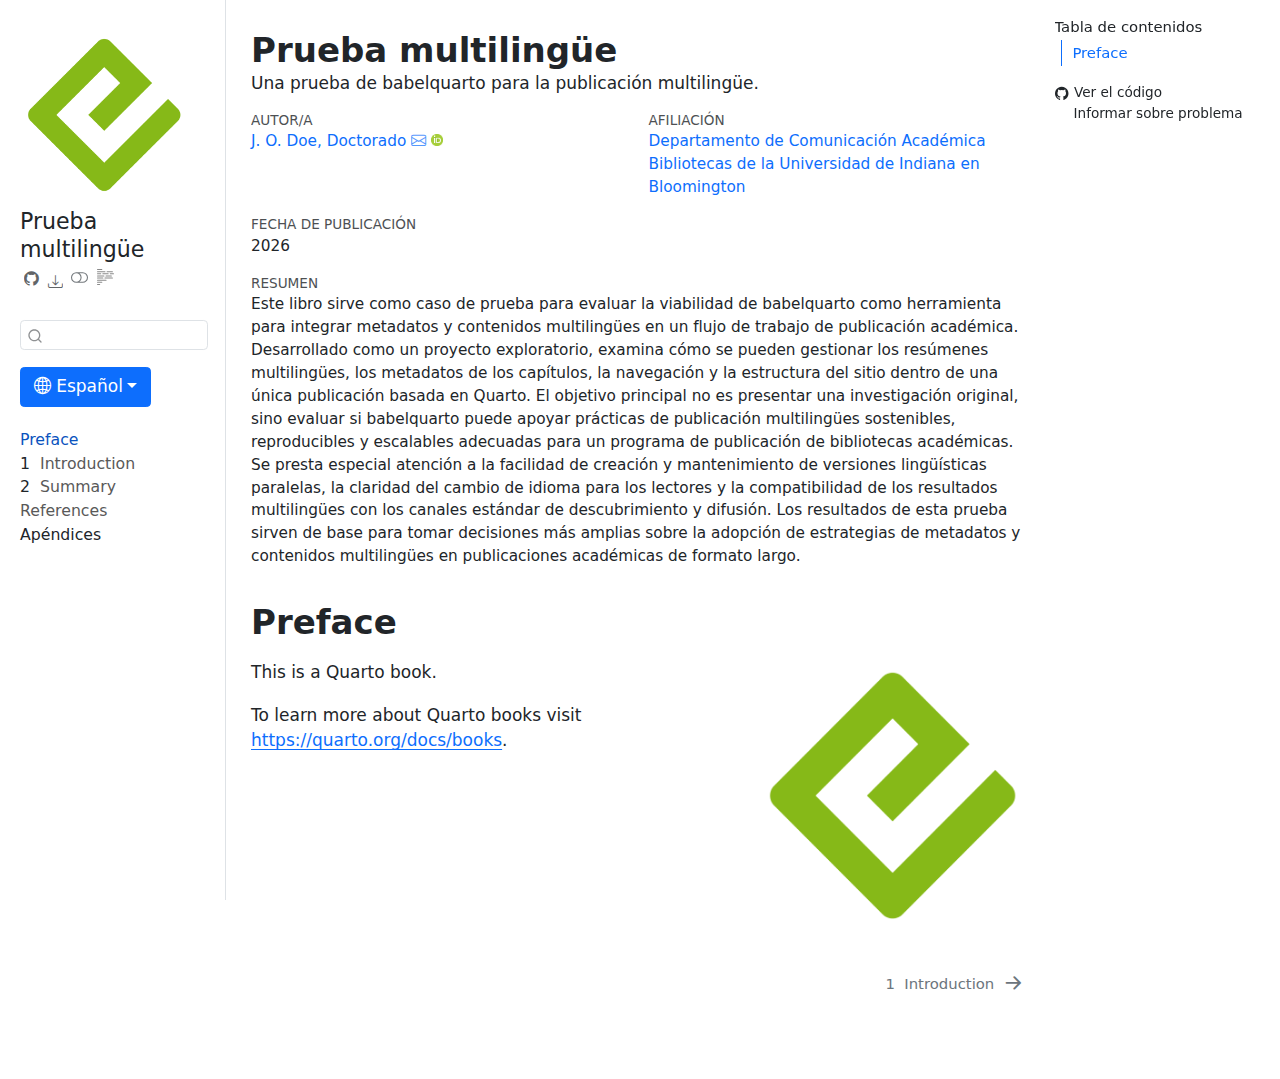
<file: docs/es/index.es.html>
<!DOCTYPE html>
<html xmlns="http://www.w3.org/1999/xhtml" lang="es" xml:lang="es">
<head>
<link rel="alternate" hreflang="en" href="https://iulibscholcomm.github.io/multilingual_test/index.html" />
<link rel="alternate" hreflang="es" href="https://iulibscholcomm.github.io/multilingual_test/es/index.es.html" />
<link rel="alternate" hreflang="fr" href="https://iulibscholcomm.github.io/multilingual_test/fr/index.fr.html" />
<meta http-equiv="Content-Type" content="text/html; charset=UTF-8">
<meta charset="utf-8">
<meta name="generator" content="quarto-1.9.17">
<meta name="viewport" content="width=device-width, initial-scale=1.0, user-scalable=yes">
<meta name="author" content="J. O. Doe">
<meta name="dcterms.date" content="2026-01-01">
<meta name="description" content="Una prueba de babelquarto para la publicación multilingüe.">
<title>Prueba multilingüe</title>
<style>
/* Default styles provided by pandoc.
** See https://pandoc.org/MANUAL.html#variables-for-html for config info.
*/
code{white-space: pre-wrap;}
span.smallcaps{font-variant: small-caps;}
div.columns{display: flex; gap: min(4vw, 1.5em);}
div.column{flex: auto; overflow-x: auto;}
div.hanging-indent{margin-left: 1.5em; text-indent: -1.5em;}
ul.task-list{list-style: none;}
ul.task-list li input[type="checkbox"] {
  width: 0.8em;
  margin: 0 0.8em 0.2em -1em; /* quarto-specific, see https://github.com/quarto-dev/quarto-cli/issues/4556 */ 
  vertical-align: middle;
}
</style>
<script src="site_libs/quarto-nav/quarto-nav.js"></script><script src="site_libs/clipboard/clipboard.min.js"></script><script src="site_libs/quarto-search/autocomplete.umd.js"></script><script src="site_libs/quarto-search/fuse.min.js"></script><script src="site_libs/quarto-search/quarto-search.js"></script><meta name="quarto:offset" content="./">
<link href="./intro.es.html" rel="next">
<link href="./cover.png" rel="icon" type="image/png">
<script src="site_libs/quarto-html/quarto.js" type="module"></script><script src="site_libs/quarto-html/tabsets/tabsets.js" type="module"></script><script src="site_libs/quarto-html/axe/axe-check.js" type="module"></script><script src="site_libs/quarto-html/popper.min.js"></script><script src="site_libs/quarto-html/tippy.umd.min.js"></script><script src="site_libs/quarto-html/anchor.min.js"></script><link href="site_libs/quarto-html/tippy.css" rel="stylesheet">
<link href="site_libs/quarto-html/quarto-syntax-highlighting-ce4278342a015d016477ed09bce942c5.css" rel="stylesheet" class="quarto-color-scheme" id="quarto-text-highlighting-styles">
<link href="site_libs/quarto-html/quarto-syntax-highlighting-dark-dcd9e8c573452b099f942d625f6f4e16.css" rel="stylesheet" class="quarto-color-scheme quarto-color-alternate" id="quarto-text-highlighting-styles">
<link href="site_libs/quarto-html/quarto-syntax-highlighting-ce4278342a015d016477ed09bce942c5.css" rel="stylesheet" class="quarto-color-scheme-extra" id="quarto-text-highlighting-styles">
<script src="site_libs/bootstrap/bootstrap.min.js"></script><link href="site_libs/bootstrap/bootstrap-icons.css" rel="stylesheet">
<link href="site_libs/bootstrap/bootstrap-f17fcda33090d97c81a7f1d8bd68a544.min.css" rel="stylesheet" append-hash="true" class="quarto-color-scheme" id="quarto-bootstrap" data-mode="light">
<link href="site_libs/bootstrap/bootstrap-dark-70adec317e133aed7e03f42d3fa70e08.min.css" rel="stylesheet" append-hash="true" class="quarto-color-scheme quarto-color-alternate" id="quarto-bootstrap" data-mode="dark">
<link href="site_libs/bootstrap/bootstrap-f17fcda33090d97c81a7f1d8bd68a544.min.css" rel="stylesheet" append-hash="true" class="quarto-color-scheme-extra" id="quarto-bootstrap" data-mode="light">
<script id="quarto-search-options" type="application/json">{
  "location": "sidebar",
  "copy-button": true,
  "collapse-after": 3,
  "panel-placement": "start",
  "type": "textbox",
  "limit": 50,
  "keyboard-shortcut": [
    "f",
    "/",
    "s"
  ],
  "show-item-context": true,
  "language": {
    "search-no-results-text": "No se han encontrado resultados",
    "search-matching-documents-text": "documentos encontrados",
    "search-copy-link-title": "Copiar el enlace en la búsqueda",
    "search-hide-matches-text": "Ocultar resultados adicionales",
    "search-more-match-text": "resultado adicional en este documento",
    "search-more-matches-text": "resultados adicionales en este documento",
    "search-clear-button-title": "Borrar",
    "search-text-placeholder": "",
    "search-detached-cancel-button-title": "Cancelar",
    "search-submit-button-title": "Enviar",
    "search-label": "Buscar"
  }
}</script><meta property="og:title" content="Prueba multilingüe">
<meta property="og:description" content="Una prueba de babelquarto para la publicación multilingüe.">
<meta property="og:image" content="https://iulibscholcomm.github.io/multilingual_test/es/cover.png">
<meta property="og:site_name" content="Prueba multilingüe">
<meta property="og:image:alt" content="Cover image for the multilingual_test book">
<meta property="og:image:height" content="1185">
<meta property="og:image:width" content="1196">
<meta name="twitter:title" content="Prueba multilingüe">
<meta name="twitter:description" content="Una prueba de babelquarto para la publicación multilingüe.">
<meta name="twitter:image" content="https://iulibscholcomm.github.io/multilingual_test/es/cover.png">
<meta name="twitter:image:alt" content="Cover image for the multilingual_test book">
<meta name="twitter:image-height" content="1185">
<meta name="twitter:image-width" content="1196">
<meta name="twitter:card" content="summary_large_image">
</head>
<body class="nav-sidebar docked quarto-light">
<script id="quarto-html-before-body" type="application/javascript">
    const toggleBodyColorMode = (bsSheetEl) => {
      const mode = bsSheetEl.getAttribute("data-mode");
      const bodyEl = window.document.querySelector("body");
      if (mode === "dark") {
        bodyEl.classList.add("quarto-dark");
        bodyEl.classList.remove("quarto-light");
      } else {
        bodyEl.classList.add("quarto-light");
        bodyEl.classList.remove("quarto-dark");
      }
    }
    const toggleBodyColorPrimary = () => {
      const bsSheetEl = window.document.querySelector("link#quarto-bootstrap:not([rel=disabled-stylesheet])");
      if (bsSheetEl) {
        toggleBodyColorMode(bsSheetEl);
      }
    }
    const setColorSchemeToggle = (alternate) => {
      const toggles = window.document.querySelectorAll('.quarto-color-scheme-toggle');
      for (let i=0; i < toggles.length; i++) {
        const toggle = toggles[i];
        if (toggle) {
          if (alternate) {
            toggle.classList.add("alternate");
          } else {
            toggle.classList.remove("alternate");
          }
        }
      }
    };
    const toggleColorMode = (alternate) => {
      // Switch the stylesheets
      const primaryStylesheets = window.document.querySelectorAll('link.quarto-color-scheme:not(.quarto-color-alternate)');
      const alternateStylesheets = window.document.querySelectorAll('link.quarto-color-scheme.quarto-color-alternate');
      manageTransitions('#quarto-margin-sidebar .nav-link', false);
      if (alternate) {
        // note: dark is layered on light, we don't disable primary!
        enableStylesheet(alternateStylesheets);
        for (const sheetNode of alternateStylesheets) {
          if (sheetNode.id === "quarto-bootstrap") {
            toggleBodyColorMode(sheetNode);
          }
        }
      } else {
        disableStylesheet(alternateStylesheets);
        enableStylesheet(primaryStylesheets)
        toggleBodyColorPrimary();
      }
      manageTransitions('#quarto-margin-sidebar .nav-link', true);
      // Switch the toggles
      setColorSchemeToggle(alternate)
      // Hack to workaround the fact that safari doesn't
      // properly recolor the scrollbar when toggling (#1455)
      if (navigator.userAgent.indexOf('Safari') > 0 && navigator.userAgent.indexOf('Chrome') == -1) {
        manageTransitions("body", false);
        window.scrollTo(0, 1);
        setTimeout(() => {
          window.scrollTo(0, 0);
          manageTransitions("body", true);
        }, 40);
      }
    }
    const disableStylesheet = (stylesheets) => {
      for (let i=0; i < stylesheets.length; i++) {
        const stylesheet = stylesheets[i];
        stylesheet.rel = 'disabled-stylesheet';
      }
    }
    const enableStylesheet = (stylesheets) => {
      for (let i=0; i < stylesheets.length; i++) {
        const stylesheet = stylesheets[i];
        if(stylesheet.rel !== 'stylesheet') { // for Chrome, which will still FOUC without this check
          stylesheet.rel = 'stylesheet';
        }
      }
    }
    const manageTransitions = (selector, allowTransitions) => {
      const els = window.document.querySelectorAll(selector);
      for (let i=0; i < els.length; i++) {
        const el = els[i];
        if (allowTransitions) {
          el.classList.remove('notransition');
        } else {
          el.classList.add('notransition');
        }
      }
    }
    const isFileUrl = () => {
      return window.location.protocol === 'file:';
    }
    const hasAlternateSentinel = () => {
      let styleSentinel = getColorSchemeSentinel();
      if (styleSentinel !== null) {
        return styleSentinel === "alternate";
      } else {
        return false;
      }
    }
    const setStyleSentinel = (alternate) => {
      const value = alternate ? "alternate" : "default";
      if (!isFileUrl()) {
        window.localStorage.setItem("quarto-color-scheme", value);
      } else {
        localAlternateSentinel = value;
      }
    }
    const getColorSchemeSentinel = () => {
      if (!isFileUrl()) {
        const storageValue = window.localStorage.getItem("quarto-color-scheme");
        return storageValue != null ? storageValue : localAlternateSentinel;
      } else {
        return localAlternateSentinel;
      }
    }
    const toggleGiscusIfUsed = (isAlternate, darkModeDefault) => {
      const baseTheme = document.querySelector('#giscus-base-theme')?.value ?? 'light';
      const alternateTheme = document.querySelector('#giscus-alt-theme')?.value ?? 'dark';
      let newTheme = '';
      if(authorPrefersDark) {
        newTheme = isAlternate ? baseTheme : alternateTheme;
      } else {
        newTheme = isAlternate ? alternateTheme : baseTheme;
      }
      const changeGiscusTheme = () => {
        // From: https://github.com/giscus/giscus/issues/336
        const sendMessage = (message) => {
          const iframe = document.querySelector('iframe.giscus-frame');
          if (!iframe) return;
          iframe.contentWindow.postMessage({ giscus: message }, 'https://giscus.app');
        }
        sendMessage({
          setConfig: {
            theme: newTheme
          }
        });
      }
      const isGiscussLoaded = window.document.querySelector('iframe.giscus-frame') !== null;
      if (isGiscussLoaded) {
        changeGiscusTheme();
      }
    };
    const authorPrefersDark = false;
    const darkModeDefault = authorPrefersDark;
      document.querySelector('link#quarto-text-highlighting-styles.quarto-color-scheme-extra').rel = 'disabled-stylesheet';
      document.querySelector('link#quarto-bootstrap.quarto-color-scheme-extra').rel = 'disabled-stylesheet';
    let localAlternateSentinel = darkModeDefault ? 'alternate' : 'default';
    // Dark / light mode switch
    window.quartoToggleColorScheme = () => {
      // Read the current dark / light value
      let toAlternate = !hasAlternateSentinel();
      toggleColorMode(toAlternate);
      setStyleSentinel(toAlternate);
      toggleGiscusIfUsed(toAlternate, darkModeDefault);
      window.dispatchEvent(new Event('resize'));
    };
    // Switch to dark mode if need be
    if (hasAlternateSentinel()) {
      toggleColorMode(true);
    } else {
      toggleColorMode(false);
    }
  </script><div id="quarto-search-results"></div>
  <header id="quarto-header" class="headroom fixed-top"><nav class="quarto-secondary-nav"><div class="container-fluid d-flex">
      <button type="button" class="quarto-btn-toggle btn" data-bs-toggle="collapse" role="button" data-bs-target=".quarto-sidebar-collapse-item" aria-controls="quarto-sidebar" aria-expanded="false" aria-label="Alternar barra lateral" onclick="if (window.quartoToggleHeadroom) { window.quartoToggleHeadroom(); }">
        <i class="bi bi-layout-text-sidebar-reverse"></i>
      </button>
        <nav class="quarto-page-breadcrumbs" aria-label="breadcrumb"><ol class="breadcrumb"><li class="breadcrumb-item"><a href="./index.es.html">Preface</a></li></ol></nav><a class="flex-grow-1" role="navigation" data-bs-toggle="collapse" data-bs-target=".quarto-sidebar-collapse-item" aria-controls="quarto-sidebar" aria-expanded="false" aria-label="Alternar barra lateral" onclick="if (window.quartoToggleHeadroom) { window.quartoToggleHeadroom(); }">      
        </a>
      <button type="button" class="btn quarto-search-button" aria-label="Buscar" onclick="window.quartoOpenSearch();">
        <i class="bi bi-search"></i>
      </button>
    </div>
  </nav></header><!-- content --><div id="quarto-content" class="quarto-container page-columns page-rows-contents page-layout-article">
<!-- sidebar -->
  <nav id="quarto-sidebar" class="sidebar collapse collapse-horizontal quarto-sidebar-collapse-item sidebar-navigation docked overflow-auto"><div class="pt-lg-2 mt-2 text-left sidebar-header sidebar-header-stacked">
      <a href="./index.html" class="sidebar-logo-link">
      <img src="./cover.png" alt="Cover image for the multilingual_test book" class="sidebar-logo light-content py-0 d-lg-inline d-none"><img src="./cover.png" alt="Cover image for the multilingual_test book" class="sidebar-logo dark-content py-0 d-lg-inline d-none"></a>
    <div class="sidebar-title mb-0 py-0">
      <a href="./">Prueba multilingüe</a> 
        <div class="sidebar-tools-main tools-wide">
    <a href="https://github.com/IULibScholComm/multilingual_test" title="Ejecutar el código" class="quarto-navigation-tool px-1" aria-label="Ejecutar el código"><i class="bi bi-github"></i></a>
    <div class="dropdown">
      <a href="" title="Descargar" id="quarto-navigation-tool-dropdown-0" class="quarto-navigation-tool dropdown-toggle px-1" data-bs-toggle="dropdown" aria-expanded="false" role="link" aria-label="Descargar"><i class="bi bi-download"></i></a>
      <ul class="dropdown-menu" aria-labelledby="quarto-navigation-tool-dropdown-0">
<li>
            <a class="dropdown-item sidebar-tools-main-item" href="./Prueba-multiling%C3%BCe.pdf">
              <i class="bi bi-file-pdf pe-1"></i>
            Descargar PDF
            </a>
          </li>
          <li>
            <a class="dropdown-item sidebar-tools-main-item" href="./Prueba-multiling%C3%BCe.epub">
              <i class="bi bi-journal pe-1"></i>
            Descargar ePub
            </a>
          </li>
      </ul>
</div>
  <a href="" class="quarto-color-scheme-toggle quarto-navigation-tool  px-1" onclick="window.quartoToggleColorScheme(); return false;" title="Alternar modo oscuro"><i class="bi"></i></a>
  <a href="" class="quarto-reader-toggle quarto-navigation-tool px-1" onclick="window.quartoToggleReader(); return false;" title="Alternar modo lector">
  <div class="quarto-reader-toggle-btn">
  <i class="bi"></i>
  </div>
</a>
</div>
    </div>
      </div>
        <div class="mt-2 flex-shrink-0 align-items-center">
        <div class="sidebar-search">
        <div id="quarto-search" class="" title="Buscar"></div>
        </div>
        </div>
    <div class="dropdown" id="languages-links-parent">
<button class="btn btn-primary dropdown-toggle babelquarto-languages-button" type="button" data-bs-toggle="dropdown" aria-expanded="false" id="languages-button"><i class="bi bi-globe2"></i> Español</button><ul class="dropdown-menu" id="languages-links">
<li><a class="dropdown-item" href="https://iulibscholcomm.github.io/multilingual_test/fr/index.fr.html" id="language-link-fr">Français</a></li>
<li><a class="dropdown-item" href="https://iulibscholcomm.github.io/multilingual_test/index.html" id="language-link-en">English</a></li>
</ul>
</div>
<div class="sidebar-menu-container"> 
    <ul class="list-unstyled mt-1">
<li class="sidebar-item">
  <div class="sidebar-item-container"> 
  <a href="./index.es.html" class="sidebar-item-text sidebar-link active">
 <span class="menu-text">Preface</span></a>
  </div>
</li>
        <li class="sidebar-item">
  <div class="sidebar-item-container"> 
  <a href="./intro.es.html" class="sidebar-item-text sidebar-link">
 <span class="menu-text"><span class="chapter-number">1</span>  <span class="chapter-title">Introduction</span></span></a>
  </div>
</li>
        <li class="sidebar-item">
  <div class="sidebar-item-container"> 
  <a href="./summary.es.html" class="sidebar-item-text sidebar-link">
 <span class="menu-text"><span class="chapter-number">2</span>  <span class="chapter-title">Summary</span></span></a>
  </div>
</li>
        <li class="sidebar-item">
  <div class="sidebar-item-container"> 
  <a href="./references.es.html" class="sidebar-item-text sidebar-link">
 <span class="menu-text">References</span></a>
  </div>
</li>
        <li class="sidebar-item sidebar-item-section">
      <span class="sidebar-item-text sidebar-link text-start">
 <span class="menu-text">Apéndices</span></span>
  </li>
    </ul>
</div>
</nav><div id="quarto-sidebar-glass" class="quarto-sidebar-collapse-item" data-bs-toggle="collapse" data-bs-target=".quarto-sidebar-collapse-item"></div>
<!-- margin-sidebar -->
    <div id="quarto-margin-sidebar" class="sidebar margin-sidebar">
        <nav id="TOC" role="doc-toc" class="toc-active"><h2 id="toc-title">Tabla de contenidos</h2>
   
  <ul>
<li><a href="#preface" id="toc-preface" class="nav-link active" data-scroll-target="#preface">Preface</a></li>
  </ul>
<div class="toc-actions"><ul>
<li><a href="https://github.com/IULibScholComm/multilingual_test/blob/main/index.es.qmd" class="toc-action"><i class="bi bi-github"></i>Ver el código</a></li>
<li><a href="https://github.com/IULibScholComm/multilingual_test/issues" class="toc-action"><i class="bi empty"></i>Informar sobre problema</a></li>
</ul></div></nav>
</div>
<!-- main -->
<main class="content" id="quarto-document-content"><header id="title-block-header" class="quarto-title-block default"><div class="quarto-title">
<h1 class="title">Prueba multilingüe</h1>
</div>

<div>
  <div class="description">
    Una prueba de babelquarto para la publicación multilingüe.
  </div>
</div>

<div class="quarto-title-meta-author">
  <div class="quarto-title-meta-heading">Autor/a</div>
  <div class="quarto-title-meta-heading">Afiliación</div>
  
    <div class="quarto-title-meta-contents">
    <p class="author"><a href="https://libraries.indiana.edu/scholarly-communication">J. O. Doe, Doctorado</a> <a href="mailto:iusw@iu.edu" class="quarto-title-author-email"><i class="bi bi-envelope"></i></a> <a href="https://orcid.org/0009-0000-0000-0000" class="quarto-title-author-orcid"> <img src="[data-uri]"></a></p>
  </div>
  <div class="quarto-title-meta-contents">
        <p class="affiliation">
            <a href="https://libraries.indiana.edu/scholarly-communication">
            Departamento de Comunicación Académica<br>
            Bibliotecas de la Universidad de Indiana en Bloomington
            </a>
          </p>
      </div>
  </div>

<div class="quarto-title-meta">

      
    <div>
    <div class="quarto-title-meta-heading">Fecha de publicación</div>
    <div class="quarto-title-meta-contents">
      <p class="date">2026</p>
    </div>
  </div>
  
    
  </div>
  
<div>
  <div class="abstract">
    <div class="block-title">Resumen</div>
    <p>Este libro sirve como caso de prueba para evaluar la viabilidad de babelquarto como herramienta para integrar metadatos y contenidos multilingües en un flujo de trabajo de publicación académica. Desarrollado como un proyecto exploratorio, examina cómo se pueden gestionar los resúmenes multilingües, los metadatos de los capítulos, la navegación y la estructura del sitio dentro de una única publicación basada en Quarto. El objetivo principal no es presentar una investigación original, sino evaluar si babelquarto puede apoyar prácticas de publicación multilingües sostenibles, reproducibles y escalables adecuadas para un programa de publicación de bibliotecas académicas. Se presta especial atención a la facilidad de creación y mantenimiento de versiones lingüísticas paralelas, la claridad del cambio de idioma para los lectores y la compatibilidad de los resultados multilingües con los canales estándar de descubrimiento y difusión. Los resultados de esta prueba sirven de base para tomar decisiones más amplias sobre la adopción de estrategias de metadatos y contenidos multilingües en publicaciones académicas de formato largo.</p>
  </div>
</div>


</header><section id="preface" class="level1 unnumbered"><h1 class="unnumbered">Preface</h1>
<p><img src="cover.png" title="Prueba multilingüe" class="quarto-cover-image nolightbox img-fluid" alt="Cover image for the multilingual_test book"></p>
<p>This is a Quarto book.</p>
<p>To learn more about Quarto books visit <a href="https://quarto.org/docs/books" class="uri">https://quarto.org/docs/books</a>.</p>


</section></main><!-- /main --><script id="quarto-html-after-body" type="application/javascript">
  window.document.addEventListener("DOMContentLoaded", function (event) {
    // Ensure there is a toggle, if there isn't float one in the top right
    if (window.document.querySelector('.quarto-color-scheme-toggle') === null) {
      const a = window.document.createElement('a');
      a.classList.add('top-right');
      a.classList.add('quarto-color-scheme-toggle');
      a.href = "";
      a.onclick = function() { try { window.quartoToggleColorScheme(); } catch {} return false; };
      const i = window.document.createElement("i");
      i.classList.add('bi');
      a.appendChild(i);
      window.document.body.appendChild(a);
    }
    setColorSchemeToggle(hasAlternateSentinel())
    const icon = "";
    const anchorJS = new window.AnchorJS();
    anchorJS.options = {
      placement: 'right',
      icon: icon
    };
    anchorJS.add('.anchored');
    const isCodeAnnotation = (el) => {
      for (const clz of el.classList) {
        if (clz.startsWith('code-annotation-')) {                     
          return true;
        }
      }
      return false;
    }
    const onCopySuccess = function(e) {
      // button target
      const button = e.trigger;
      // don't keep focus
      button.blur();
      // flash "checked"
      button.classList.add('code-copy-button-checked');
      var currentTitle = button.getAttribute("title");
      button.setAttribute("title", "Copiado");
      let tooltip;
      if (window.bootstrap) {
        button.setAttribute("data-bs-toggle", "tooltip");
        button.setAttribute("data-bs-placement", "left");
        button.setAttribute("data-bs-title", "Copiado");
        tooltip = new bootstrap.Tooltip(button, 
          { trigger: "manual", 
            customClass: "code-copy-button-tooltip",
            offset: [0, -8]});
        tooltip.show();    
      }
      setTimeout(function() {
        if (tooltip) {
          tooltip.hide();
          button.removeAttribute("data-bs-title");
          button.removeAttribute("data-bs-toggle");
          button.removeAttribute("data-bs-placement");
        }
        button.setAttribute("title", currentTitle);
        button.classList.remove('code-copy-button-checked');
      }, 1000);
      // clear code selection
      e.clearSelection();
    }
    const getTextToCopy = function(trigger) {
      const outerScaffold = trigger.parentElement.cloneNode(true);
      const codeEl = outerScaffold.querySelector('code');
      for (const childEl of codeEl.children) {
        if (isCodeAnnotation(childEl)) {
          childEl.remove();
        }
      }
      return codeEl.innerText;
    }
    const clipboard = new window.ClipboardJS('.code-copy-button:not([data-in-quarto-modal])', {
      text: getTextToCopy
    });
    clipboard.on('success', onCopySuccess);
    if (window.document.getElementById('quarto-embedded-source-code-modal')) {
      const clipboardModal = new window.ClipboardJS('.code-copy-button[data-in-quarto-modal]', {
        text: getTextToCopy,
        container: window.document.getElementById('quarto-embedded-source-code-modal')
      });
      clipboardModal.on('success', onCopySuccess);
    }
      var localhostRegex = new RegExp(/^(?:http|https):\/\/localhost\:?[0-9]*\//);
      var mailtoRegex = new RegExp(/^mailto:/);
        var filterRegex = new RegExp("https:\/\/iulibscholcomm\.github\.io\/multilingual_test\/es");
      var isInternal = (href) => {
          return filterRegex.test(href) || localhostRegex.test(href) || mailtoRegex.test(href);
      }
      // Inspect non-navigation links and adorn them if external
     var links = window.document.querySelectorAll('a[href]:not(.nav-link):not(.navbar-brand):not(.toc-action):not(.sidebar-link):not(.sidebar-item-toggle):not(.pagination-link):not(.no-external):not([aria-hidden]):not(.dropdown-item):not(.quarto-navigation-tool):not(.about-link)');
      for (var i=0; i<links.length; i++) {
        const link = links[i];
        if (!isInternal(link.href)) {
          // undo the damage that might have been done by quarto-nav.js in the case of
          // links that we want to consider external
          if (link.dataset.originalHref !== undefined) {
            link.href = link.dataset.originalHref;
          }
        }
      }
    function tippyHover(el, contentFn, onTriggerFn, onUntriggerFn) {
      const config = {
        allowHTML: true,
        maxWidth: 500,
        delay: 100,
        arrow: false,
        appendTo: function(el) {
            return el.parentElement;
        },
        interactive: true,
        interactiveBorder: 10,
        theme: 'quarto',
        placement: 'bottom-start',
      };
      if (contentFn) {
        config.content = contentFn;
      }
      if (onTriggerFn) {
        config.onTrigger = onTriggerFn;
      }
      if (onUntriggerFn) {
        config.onUntrigger = onUntriggerFn;
      }
      window.tippy(el, config); 
    }
    const noterefs = window.document.querySelectorAll('a[role="doc-noteref"]');
    for (var i=0; i<noterefs.length; i++) {
      const ref = noterefs[i];
      tippyHover(ref, function() {
        // use id or data attribute instead here
        let href = ref.getAttribute('data-footnote-href') || ref.getAttribute('href');
        try { href = new URL(href).hash; } catch {}
        const id = href.replace(/^#\/?/, "");
        const note = window.document.getElementById(id);
        if (note) {
          return note.innerHTML;
        } else {
          return "";
        }
      });
    }
    const xrefs = window.document.querySelectorAll('a.quarto-xref');
    const processXRef = (id, note) => {
      // Strip column container classes
      const stripColumnClz = (el) => {
        el.classList.remove("page-full", "page-columns");
        if (el.children) {
          for (const child of el.children) {
            stripColumnClz(child);
          }
        }
      }
      stripColumnClz(note)
      if (id === null || id.startsWith('sec-')) {
        // Special case sections, only their first couple elements
        const container = document.createElement("div");
        if (note.children && note.children.length > 2) {
          container.appendChild(note.children[0].cloneNode(true));
          for (let i = 1; i < note.children.length; i++) {
            const child = note.children[i];
            if (child.tagName === "P" && child.innerText === "") {
              continue;
            } else {
              container.appendChild(child.cloneNode(true));
              break;
            }
          }
          if (window.Quarto?.typesetMath) {
            window.Quarto.typesetMath(container);
          }
          return container.innerHTML
        } else {
          if (window.Quarto?.typesetMath) {
            window.Quarto.typesetMath(note);
          }
          return note.innerHTML;
        }
      } else {
        // Remove any anchor links if they are present
        const anchorLink = note.querySelector('a.anchorjs-link');
        if (anchorLink) {
          anchorLink.remove();
        }
        if (window.Quarto?.typesetMath) {
          window.Quarto.typesetMath(note);
        }
        if (note.classList.contains("callout")) {
          return note.outerHTML;
        } else {
          return note.innerHTML;
        }
      }
    }
    for (var i=0; i<xrefs.length; i++) {
      const xref = xrefs[i];
      tippyHover(xref, undefined, function(instance) {
        instance.disable();
        let url = xref.getAttribute('href');
        let hash = undefined; 
        if (url.startsWith('#')) {
          hash = url;
        } else {
          try { hash = new URL(url).hash; } catch {}
        }
        if (hash) {
          const id = hash.replace(/^#\/?/, "");
          const note = window.document.getElementById(id);
          if (note !== null) {
            try {
              const html = processXRef(id, note.cloneNode(true));
              instance.setContent(html);
            } finally {
              instance.enable();
              instance.show();
            }
          } else {
            // See if we can fetch this
            fetch(url.split('#')[0])
            .then(res => res.text())
            .then(html => {
              const parser = new DOMParser();
              const htmlDoc = parser.parseFromString(html, "text/html");
              const note = htmlDoc.getElementById(id);
              if (note !== null) {
                const html = processXRef(id, note);
                instance.setContent(html);
              } 
            }).finally(() => {
              instance.enable();
              instance.show();
            });
          }
        } else {
          // See if we can fetch a full url (with no hash to target)
          // This is a special case and we should probably do some content thinning / targeting
          fetch(url)
          .then(res => res.text())
          .then(html => {
            const parser = new DOMParser();
            const htmlDoc = parser.parseFromString(html, "text/html");
            const note = htmlDoc.querySelector('main.content');
            if (note !== null) {
              // This should only happen for chapter cross references
              // (since there is no id in the URL)
              // remove the first header
              if (note.children.length > 0 && note.children[0].tagName === "HEADER") {
                note.children[0].remove();
              }
              const html = processXRef(null, note);
              instance.setContent(html);
            } 
          }).finally(() => {
            instance.enable();
            instance.show();
          });
        }
      }, function(instance) {
      });
    }
        let selectedAnnoteEl;
        const selectorForAnnotation = ( cell, annotation) => {
          let cellAttr = 'data-code-cell="' + cell + '"';
          let lineAttr = 'data-code-annotation="' +  annotation + '"';
          const selector = 'span[' + cellAttr + '][' + lineAttr + ']';
          return selector;
        }
        const selectCodeLines = (annoteEl) => {
          const doc = window.document;
          const targetCell = annoteEl.getAttribute("data-target-cell");
          const targetAnnotation = annoteEl.getAttribute("data-target-annotation");
          const annoteSpan = window.document.querySelector(selectorForAnnotation(targetCell, targetAnnotation));
          const lines = annoteSpan.getAttribute("data-code-lines").split(",");
          const lineIds = lines.map((line) => {
            return targetCell + "-" + line;
          })
          let top = null;
          let height = null;
          let parent = null;
          if (lineIds.length > 0) {
              //compute the position of the single el (top and bottom and make a div)
              const el = window.document.getElementById(lineIds[0]);
              top = el.offsetTop;
              height = el.offsetHeight;
              parent = el.parentElement.parentElement;
            if (lineIds.length > 1) {
              const lastEl = window.document.getElementById(lineIds[lineIds.length - 1]);
              const bottom = lastEl.offsetTop + lastEl.offsetHeight;
              height = bottom - top;
            }
            if (top !== null && height !== null && parent !== null) {
              // cook up a div (if necessary) and position it 
              let div = window.document.getElementById("code-annotation-line-highlight");
              if (div === null) {
                div = window.document.createElement("div");
                div.setAttribute("id", "code-annotation-line-highlight");
                div.style.position = 'absolute';
                parent.appendChild(div);
              }
              div.style.top = top - 2 + "px";
              div.style.height = height + 4 + "px";
              div.style.left = 0;
              let gutterDiv = window.document.getElementById("code-annotation-line-highlight-gutter");
              if (gutterDiv === null) {
                gutterDiv = window.document.createElement("div");
                gutterDiv.setAttribute("id", "code-annotation-line-highlight-gutter");
                gutterDiv.style.position = 'absolute';
                const codeCell = window.document.getElementById(targetCell);
                const gutter = codeCell.querySelector('.code-annotation-gutter');
                gutter.appendChild(gutterDiv);
              }
              gutterDiv.style.top = top - 2 + "px";
              gutterDiv.style.height = height + 4 + "px";
            }
            selectedAnnoteEl = annoteEl;
          }
        };
        const unselectCodeLines = () => {
          const elementsIds = ["code-annotation-line-highlight", "code-annotation-line-highlight-gutter"];
          elementsIds.forEach((elId) => {
            const div = window.document.getElementById(elId);
            if (div) {
              div.remove();
            }
          });
          selectedAnnoteEl = undefined;
        };
          // Handle positioning of the toggle
      window.addEventListener(
        "resize",
        throttle(() => {
          elRect = undefined;
          if (selectedAnnoteEl) {
            selectCodeLines(selectedAnnoteEl);
          }
        }, 10)
      );
      function throttle(fn, ms) {
      let throttle = false;
      let timer;
        return (...args) => {
          if(!throttle) { // first call gets through
              fn.apply(this, args);
              throttle = true;
          } else { // all the others get throttled
              if(timer) clearTimeout(timer); // cancel #2
              timer = setTimeout(() => {
                fn.apply(this, args);
                timer = throttle = false;
              }, ms);
          }
        };
      }
        // Attach click handler to the DT
        const annoteDls = window.document.querySelectorAll('dt[data-target-cell]');
        for (const annoteDlNode of annoteDls) {
          annoteDlNode.addEventListener('click', (event) => {
            const clickedEl = event.target;
            if (clickedEl !== selectedAnnoteEl) {
              unselectCodeLines();
              const activeEl = window.document.querySelector('dt[data-target-cell].code-annotation-active');
              if (activeEl) {
                activeEl.classList.remove('code-annotation-active');
              }
              selectCodeLines(clickedEl);
              clickedEl.classList.add('code-annotation-active');
            } else {
              // Unselect the line
              unselectCodeLines();
              clickedEl.classList.remove('code-annotation-active');
            }
          });
        }
    const findCites = (el) => {
      const parentEl = el.parentElement;
      if (parentEl) {
        const cites = parentEl.dataset.cites;
        if (cites) {
          return {
            el,
            cites: cites.split(' ')
          };
        } else {
          return findCites(el.parentElement)
        }
      } else {
        return undefined;
      }
    };
    var bibliorefs = window.document.querySelectorAll('a[role="doc-biblioref"]');
    for (var i=0; i<bibliorefs.length; i++) {
      const ref = bibliorefs[i];
      const citeInfo = findCites(ref);
      if (citeInfo) {
        tippyHover(citeInfo.el, function() {
          var popup = window.document.createElement('div');
          citeInfo.cites.forEach(function(cite) {
            var citeDiv = window.document.createElement('div');
            citeDiv.classList.add('hanging-indent');
            citeDiv.classList.add('csl-entry');
            var biblioDiv = window.document.getElementById('ref-' + cite);
            if (biblioDiv) {
              citeDiv.innerHTML = biblioDiv.innerHTML;
            }
            popup.appendChild(citeDiv);
          });
          return popup.innerHTML;
        });
      }
    }
  });
  </script><nav class="page-navigation"><div class="nav-page nav-page-previous">
  </div>
  <div class="nav-page nav-page-next">
      <a href="./intro.es.html" class="pagination-link" aria-label="Introduction">
        <span class="nav-page-text"><span class="chapter-number">1</span>  <span class="chapter-title">Introduction</span></span> <i class="bi bi-arrow-right-short"></i>
      </a>
  </div>
</nav>
</div> <!-- /content -->




<footer class="footer"><div class="nav-footer"><div class="nav-footer-center"><div class="toc-actions d-sm-block d-md-none"><ul>
<li><a href="https://github.com/IULibScholComm/multilingual_test/blob/main/index.es.qmd" class="toc-action"><i class="bi bi-github"></i>Ver el código</a></li>
<li><a href="https://github.com/IULibScholComm/multilingual_test/issues" class="toc-action"><i class="bi empty"></i>Informar sobre problema</a></li>
</ul></div></div></div></footer>
</body>
</html>
</file>
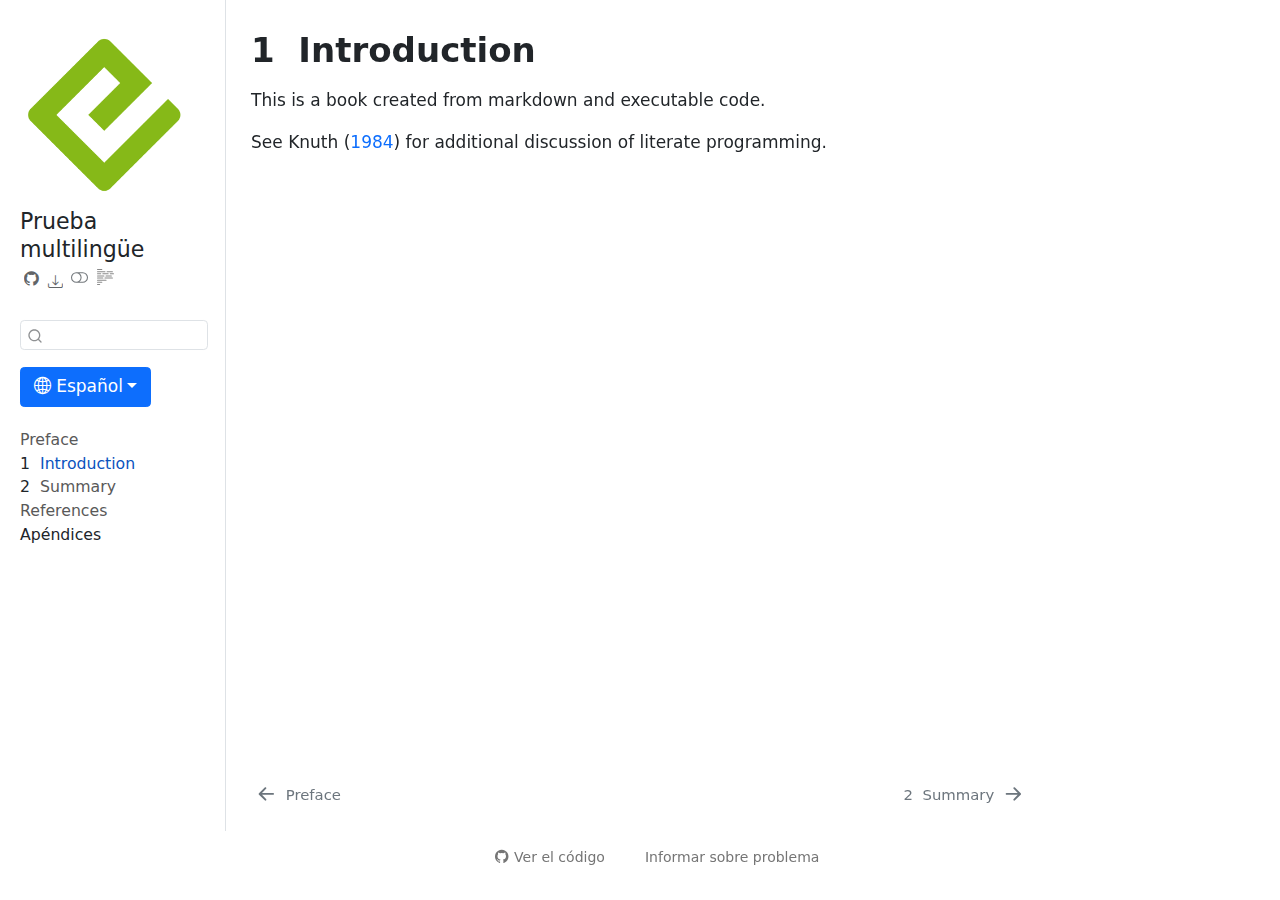
<file: docs/es/intro.es.html>
<!DOCTYPE html>
<html xmlns="http://www.w3.org/1999/xhtml" lang="es" xml:lang="es">
<head>
<link rel="alternate" hreflang="en" href="https://iulibscholcomm.github.io/multilingual_test/intro.html" />
<link rel="alternate" hreflang="es" href="https://iulibscholcomm.github.io/multilingual_test/es/intro.es.html" />
<link rel="alternate" hreflang="fr" href="https://iulibscholcomm.github.io/multilingual_test/fr/intro.fr.html" />
<meta http-equiv="Content-Type" content="text/html; charset=UTF-8">
<meta charset="utf-8">
<meta name="generator" content="quarto-1.9.17">
<meta name="viewport" content="width=device-width, initial-scale=1.0, user-scalable=yes">
<meta name="description" content="Una prueba de babelquarto para la publicación multilingüe.">
<title>1  Introduction – Prueba multilingüe</title>
<style>
/* Default styles provided by pandoc.
** See https://pandoc.org/MANUAL.html#variables-for-html for config info.
*/
code{white-space: pre-wrap;}
span.smallcaps{font-variant: small-caps;}
div.columns{display: flex; gap: min(4vw, 1.5em);}
div.column{flex: auto; overflow-x: auto;}
div.hanging-indent{margin-left: 1.5em; text-indent: -1.5em;}
ul.task-list{list-style: none;}
ul.task-list li input[type="checkbox"] {
  width: 0.8em;
  margin: 0 0.8em 0.2em -1em; /* quarto-specific, see https://github.com/quarto-dev/quarto-cli/issues/4556 */ 
  vertical-align: middle;
}
/* CSS for citations */
div.csl-bib-body { }
div.csl-entry {
  clear: both;
}
.hanging-indent div.csl-entry {
  margin-left:2em;
  text-indent:-2em;
}
div.csl-left-margin {
  min-width:2em;
  float:left;
}
div.csl-right-inline {
  margin-left:2em;
  padding-left:1em;
}
div.csl-indent {
  margin-left: 2em;
}</style>
<script src="site_libs/quarto-nav/quarto-nav.js"></script><script src="site_libs/clipboard/clipboard.min.js"></script><script src="site_libs/quarto-search/autocomplete.umd.js"></script><script src="site_libs/quarto-search/fuse.min.js"></script><script src="site_libs/quarto-search/quarto-search.js"></script><meta name="quarto:offset" content="./">
<link href="./summary.es.html" rel="next">
<link href="./index.es.html" rel="prev">
<link href="./cover.png" rel="icon" type="image/png">
<script src="site_libs/quarto-html/quarto.js" type="module"></script><script src="site_libs/quarto-html/tabsets/tabsets.js" type="module"></script><script src="site_libs/quarto-html/axe/axe-check.js" type="module"></script><script src="site_libs/quarto-html/popper.min.js"></script><script src="site_libs/quarto-html/tippy.umd.min.js"></script><script src="site_libs/quarto-html/anchor.min.js"></script><link href="site_libs/quarto-html/tippy.css" rel="stylesheet">
<link href="site_libs/quarto-html/quarto-syntax-highlighting-ce4278342a015d016477ed09bce942c5.css" rel="stylesheet" class="quarto-color-scheme" id="quarto-text-highlighting-styles">
<link href="site_libs/quarto-html/quarto-syntax-highlighting-dark-dcd9e8c573452b099f942d625f6f4e16.css" rel="stylesheet" class="quarto-color-scheme quarto-color-alternate" id="quarto-text-highlighting-styles">
<link href="site_libs/quarto-html/quarto-syntax-highlighting-ce4278342a015d016477ed09bce942c5.css" rel="stylesheet" class="quarto-color-scheme-extra" id="quarto-text-highlighting-styles">
<script src="site_libs/bootstrap/bootstrap.min.js"></script><link href="site_libs/bootstrap/bootstrap-icons.css" rel="stylesheet">
<link href="site_libs/bootstrap/bootstrap-f17fcda33090d97c81a7f1d8bd68a544.min.css" rel="stylesheet" append-hash="true" class="quarto-color-scheme" id="quarto-bootstrap" data-mode="light">
<link href="site_libs/bootstrap/bootstrap-dark-70adec317e133aed7e03f42d3fa70e08.min.css" rel="stylesheet" append-hash="true" class="quarto-color-scheme quarto-color-alternate" id="quarto-bootstrap" data-mode="dark">
<link href="site_libs/bootstrap/bootstrap-f17fcda33090d97c81a7f1d8bd68a544.min.css" rel="stylesheet" append-hash="true" class="quarto-color-scheme-extra" id="quarto-bootstrap" data-mode="light">
<script id="quarto-search-options" type="application/json">{
  "location": "sidebar",
  "copy-button": true,
  "collapse-after": 3,
  "panel-placement": "start",
  "type": "textbox",
  "limit": 50,
  "keyboard-shortcut": [
    "f",
    "/",
    "s"
  ],
  "show-item-context": true,
  "language": {
    "search-no-results-text": "No se han encontrado resultados",
    "search-matching-documents-text": "documentos encontrados",
    "search-copy-link-title": "Copiar el enlace en la búsqueda",
    "search-hide-matches-text": "Ocultar resultados adicionales",
    "search-more-match-text": "resultado adicional en este documento",
    "search-more-matches-text": "resultados adicionales en este documento",
    "search-clear-button-title": "Borrar",
    "search-text-placeholder": "",
    "search-detached-cancel-button-title": "Cancelar",
    "search-submit-button-title": "Enviar",
    "search-label": "Buscar"
  }
}</script><meta property="og:title" content="1  Introduction – Prueba multilingüe">
<meta property="og:description" content="Una prueba de babelquarto para la publicación multilingüe.">
<meta property="og:image" content="https://iulibscholcomm.github.io/multilingual_test/es/cover.png">
<meta property="og:site_name" content="Prueba multilingüe">
<meta property="og:image:alt" content="Cover image for the multilingual_test book">
<meta property="og:image:height" content="1185">
<meta property="og:image:width" content="1196">
<meta name="twitter:title" content="1  Introduction – Prueba multilingüe">
<meta name="twitter:description" content="Una prueba de babelquarto para la publicación multilingüe.">
<meta name="twitter:image" content="https://iulibscholcomm.github.io/multilingual_test/es/cover.png">
<meta name="twitter:image:alt" content="Cover image for the multilingual_test book">
<meta name="twitter:image-height" content="1185">
<meta name="twitter:image-width" content="1196">
<meta name="twitter:card" content="summary_large_image">
</head>
<body class="nav-sidebar docked quarto-light">
<script id="quarto-html-before-body" type="application/javascript">
    const toggleBodyColorMode = (bsSheetEl) => {
      const mode = bsSheetEl.getAttribute("data-mode");
      const bodyEl = window.document.querySelector("body");
      if (mode === "dark") {
        bodyEl.classList.add("quarto-dark");
        bodyEl.classList.remove("quarto-light");
      } else {
        bodyEl.classList.add("quarto-light");
        bodyEl.classList.remove("quarto-dark");
      }
    }
    const toggleBodyColorPrimary = () => {
      const bsSheetEl = window.document.querySelector("link#quarto-bootstrap:not([rel=disabled-stylesheet])");
      if (bsSheetEl) {
        toggleBodyColorMode(bsSheetEl);
      }
    }
    const setColorSchemeToggle = (alternate) => {
      const toggles = window.document.querySelectorAll('.quarto-color-scheme-toggle');
      for (let i=0; i < toggles.length; i++) {
        const toggle = toggles[i];
        if (toggle) {
          if (alternate) {
            toggle.classList.add("alternate");
          } else {
            toggle.classList.remove("alternate");
          }
        }
      }
    };
    const toggleColorMode = (alternate) => {
      // Switch the stylesheets
      const primaryStylesheets = window.document.querySelectorAll('link.quarto-color-scheme:not(.quarto-color-alternate)');
      const alternateStylesheets = window.document.querySelectorAll('link.quarto-color-scheme.quarto-color-alternate');
      manageTransitions('#quarto-margin-sidebar .nav-link', false);
      if (alternate) {
        // note: dark is layered on light, we don't disable primary!
        enableStylesheet(alternateStylesheets);
        for (const sheetNode of alternateStylesheets) {
          if (sheetNode.id === "quarto-bootstrap") {
            toggleBodyColorMode(sheetNode);
          }
        }
      } else {
        disableStylesheet(alternateStylesheets);
        enableStylesheet(primaryStylesheets)
        toggleBodyColorPrimary();
      }
      manageTransitions('#quarto-margin-sidebar .nav-link', true);
      // Switch the toggles
      setColorSchemeToggle(alternate)
      // Hack to workaround the fact that safari doesn't
      // properly recolor the scrollbar when toggling (#1455)
      if (navigator.userAgent.indexOf('Safari') > 0 && navigator.userAgent.indexOf('Chrome') == -1) {
        manageTransitions("body", false);
        window.scrollTo(0, 1);
        setTimeout(() => {
          window.scrollTo(0, 0);
          manageTransitions("body", true);
        }, 40);
      }
    }
    const disableStylesheet = (stylesheets) => {
      for (let i=0; i < stylesheets.length; i++) {
        const stylesheet = stylesheets[i];
        stylesheet.rel = 'disabled-stylesheet';
      }
    }
    const enableStylesheet = (stylesheets) => {
      for (let i=0; i < stylesheets.length; i++) {
        const stylesheet = stylesheets[i];
        if(stylesheet.rel !== 'stylesheet') { // for Chrome, which will still FOUC without this check
          stylesheet.rel = 'stylesheet';
        }
      }
    }
    const manageTransitions = (selector, allowTransitions) => {
      const els = window.document.querySelectorAll(selector);
      for (let i=0; i < els.length; i++) {
        const el = els[i];
        if (allowTransitions) {
          el.classList.remove('notransition');
        } else {
          el.classList.add('notransition');
        }
      }
    }
    const isFileUrl = () => {
      return window.location.protocol === 'file:';
    }
    const hasAlternateSentinel = () => {
      let styleSentinel = getColorSchemeSentinel();
      if (styleSentinel !== null) {
        return styleSentinel === "alternate";
      } else {
        return false;
      }
    }
    const setStyleSentinel = (alternate) => {
      const value = alternate ? "alternate" : "default";
      if (!isFileUrl()) {
        window.localStorage.setItem("quarto-color-scheme", value);
      } else {
        localAlternateSentinel = value;
      }
    }
    const getColorSchemeSentinel = () => {
      if (!isFileUrl()) {
        const storageValue = window.localStorage.getItem("quarto-color-scheme");
        return storageValue != null ? storageValue : localAlternateSentinel;
      } else {
        return localAlternateSentinel;
      }
    }
    const toggleGiscusIfUsed = (isAlternate, darkModeDefault) => {
      const baseTheme = document.querySelector('#giscus-base-theme')?.value ?? 'light';
      const alternateTheme = document.querySelector('#giscus-alt-theme')?.value ?? 'dark';
      let newTheme = '';
      if(authorPrefersDark) {
        newTheme = isAlternate ? baseTheme : alternateTheme;
      } else {
        newTheme = isAlternate ? alternateTheme : baseTheme;
      }
      const changeGiscusTheme = () => {
        // From: https://github.com/giscus/giscus/issues/336
        const sendMessage = (message) => {
          const iframe = document.querySelector('iframe.giscus-frame');
          if (!iframe) return;
          iframe.contentWindow.postMessage({ giscus: message }, 'https://giscus.app');
        }
        sendMessage({
          setConfig: {
            theme: newTheme
          }
        });
      }
      const isGiscussLoaded = window.document.querySelector('iframe.giscus-frame') !== null;
      if (isGiscussLoaded) {
        changeGiscusTheme();
      }
    };
    const authorPrefersDark = false;
    const darkModeDefault = authorPrefersDark;
      document.querySelector('link#quarto-text-highlighting-styles.quarto-color-scheme-extra').rel = 'disabled-stylesheet';
      document.querySelector('link#quarto-bootstrap.quarto-color-scheme-extra').rel = 'disabled-stylesheet';
    let localAlternateSentinel = darkModeDefault ? 'alternate' : 'default';
    // Dark / light mode switch
    window.quartoToggleColorScheme = () => {
      // Read the current dark / light value
      let toAlternate = !hasAlternateSentinel();
      toggleColorMode(toAlternate);
      setStyleSentinel(toAlternate);
      toggleGiscusIfUsed(toAlternate, darkModeDefault);
      window.dispatchEvent(new Event('resize'));
    };
    // Switch to dark mode if need be
    if (hasAlternateSentinel()) {
      toggleColorMode(true);
    } else {
      toggleColorMode(false);
    }
  </script><div id="quarto-search-results"></div>
  <header id="quarto-header" class="headroom fixed-top"><nav class="quarto-secondary-nav"><div class="container-fluid d-flex">
      <button type="button" class="quarto-btn-toggle btn" data-bs-toggle="collapse" role="button" data-bs-target=".quarto-sidebar-collapse-item" aria-controls="quarto-sidebar" aria-expanded="false" aria-label="Alternar barra lateral" onclick="if (window.quartoToggleHeadroom) { window.quartoToggleHeadroom(); }">
        <i class="bi bi-layout-text-sidebar-reverse"></i>
      </button>
        <nav class="quarto-page-breadcrumbs" aria-label="breadcrumb"><ol class="breadcrumb"><li class="breadcrumb-item"><a href="./intro.es.html"><span class="chapter-number">1</span>  <span class="chapter-title">Introduction</span></a></li></ol></nav><a class="flex-grow-1" role="navigation" data-bs-toggle="collapse" data-bs-target=".quarto-sidebar-collapse-item" aria-controls="quarto-sidebar" aria-expanded="false" aria-label="Alternar barra lateral" onclick="if (window.quartoToggleHeadroom) { window.quartoToggleHeadroom(); }">      
        </a>
      <button type="button" class="btn quarto-search-button" aria-label="Buscar" onclick="window.quartoOpenSearch();">
        <i class="bi bi-search"></i>
      </button>
    </div>
  </nav></header><!-- content --><div id="quarto-content" class="quarto-container page-columns page-rows-contents page-layout-article">
<!-- sidebar -->
  <nav id="quarto-sidebar" class="sidebar collapse collapse-horizontal quarto-sidebar-collapse-item sidebar-navigation docked overflow-auto"><div class="pt-lg-2 mt-2 text-left sidebar-header sidebar-header-stacked">
      <a href="./index.html" class="sidebar-logo-link">
      <img src="./cover.png" alt="Cover image for the multilingual_test book" class="sidebar-logo light-content py-0 d-lg-inline d-none"><img src="./cover.png" alt="Cover image for the multilingual_test book" class="sidebar-logo dark-content py-0 d-lg-inline d-none"></a>
    <div class="sidebar-title mb-0 py-0">
      <a href="./">Prueba multilingüe</a> 
        <div class="sidebar-tools-main tools-wide">
    <a href="https://github.com/IULibScholComm/multilingual_test" title="Ejecutar el código" class="quarto-navigation-tool px-1" aria-label="Ejecutar el código"><i class="bi bi-github"></i></a>
    <div class="dropdown">
      <a href="" title="Descargar" id="quarto-navigation-tool-dropdown-0" class="quarto-navigation-tool dropdown-toggle px-1" data-bs-toggle="dropdown" aria-expanded="false" role="link" aria-label="Descargar"><i class="bi bi-download"></i></a>
      <ul class="dropdown-menu" aria-labelledby="quarto-navigation-tool-dropdown-0">
<li>
            <a class="dropdown-item sidebar-tools-main-item" href="./Prueba-multiling%C3%BCe.pdf">
              <i class="bi bi-file-pdf pe-1"></i>
            Descargar PDF
            </a>
          </li>
          <li>
            <a class="dropdown-item sidebar-tools-main-item" href="./Prueba-multiling%C3%BCe.epub">
              <i class="bi bi-journal pe-1"></i>
            Descargar ePub
            </a>
          </li>
      </ul>
</div>
  <a href="" class="quarto-color-scheme-toggle quarto-navigation-tool  px-1" onclick="window.quartoToggleColorScheme(); return false;" title="Alternar modo oscuro"><i class="bi"></i></a>
  <a href="" class="quarto-reader-toggle quarto-navigation-tool px-1" onclick="window.quartoToggleReader(); return false;" title="Alternar modo lector">
  <div class="quarto-reader-toggle-btn">
  <i class="bi"></i>
  </div>
</a>
</div>
    </div>
      </div>
        <div class="mt-2 flex-shrink-0 align-items-center">
        <div class="sidebar-search">
        <div id="quarto-search" class="" title="Buscar"></div>
        </div>
        </div>
    <div class="dropdown" id="languages-links-parent">
<button class="btn btn-primary dropdown-toggle babelquarto-languages-button" type="button" data-bs-toggle="dropdown" aria-expanded="false" id="languages-button"><i class="bi bi-globe2"></i> Español</button><ul class="dropdown-menu" id="languages-links">
<li><a class="dropdown-item" href="https://iulibscholcomm.github.io/multilingual_test/fr/intro.fr.html" id="language-link-fr">Français</a></li>
<li><a class="dropdown-item" href="https://iulibscholcomm.github.io/multilingual_test/intro.html" id="language-link-en">English</a></li>
</ul>
</div>
<div class="sidebar-menu-container"> 
    <ul class="list-unstyled mt-1">
<li class="sidebar-item">
  <div class="sidebar-item-container"> 
  <a href="./index.es.html" class="sidebar-item-text sidebar-link">
 <span class="menu-text">Preface</span></a>
  </div>
</li>
        <li class="sidebar-item">
  <div class="sidebar-item-container"> 
  <a href="./intro.es.html" class="sidebar-item-text sidebar-link active">
 <span class="menu-text"><span class="chapter-number">1</span>  <span class="chapter-title">Introduction</span></span></a>
  </div>
</li>
        <li class="sidebar-item">
  <div class="sidebar-item-container"> 
  <a href="./summary.es.html" class="sidebar-item-text sidebar-link">
 <span class="menu-text"><span class="chapter-number">2</span>  <span class="chapter-title">Summary</span></span></a>
  </div>
</li>
        <li class="sidebar-item">
  <div class="sidebar-item-container"> 
  <a href="./references.es.html" class="sidebar-item-text sidebar-link">
 <span class="menu-text">References</span></a>
  </div>
</li>
        <li class="sidebar-item sidebar-item-section">
      <span class="sidebar-item-text sidebar-link text-start">
 <span class="menu-text">Apéndices</span></span>
  </li>
    </ul>
</div>
</nav><div id="quarto-sidebar-glass" class="quarto-sidebar-collapse-item" data-bs-toggle="collapse" data-bs-target=".quarto-sidebar-collapse-item"></div>
<!-- margin-sidebar -->
    <div id="quarto-margin-sidebar" class="sidebar margin-sidebar zindex-bottom">
        
    </div>
<!-- main -->
<main class="content" id="quarto-document-content"><header id="title-block-header" class="quarto-title-block default"><div class="quarto-title">
<h1 class="title">
<span class="chapter-number">1</span>  <span class="chapter-title">Introduction</span>
</h1>
</div>



<div class="quarto-title-meta">

    
  
    
  </div>
  


</header><p>This is a book created from markdown and executable code.</p>
<p>See <span class="citation" data-cites="knuth84">Knuth (<a href="references.es.html#ref-knuth84" role="doc-biblioref">1984</a>)</span> for additional discussion of literate programming.</p>


<div id="refs" class="references csl-bib-body hanging-indent" role="list" style="display: none">
<div id="ref-knuth84" class="csl-entry" role="listitem">
Knuth, Donald E. 1984. <span>«Literate Programming»</span>. <em>Comput. J.</em> (USA) 27 (2): 97-111. <a href="https://doi.org/10.1093/comjnl/27.2.97">https://doi.org/10.1093/comjnl/27.2.97</a>.
</div>
</div>

</main><!-- /main --><script id="quarto-html-after-body" type="application/javascript">
  window.document.addEventListener("DOMContentLoaded", function (event) {
    // Ensure there is a toggle, if there isn't float one in the top right
    if (window.document.querySelector('.quarto-color-scheme-toggle') === null) {
      const a = window.document.createElement('a');
      a.classList.add('top-right');
      a.classList.add('quarto-color-scheme-toggle');
      a.href = "";
      a.onclick = function() { try { window.quartoToggleColorScheme(); } catch {} return false; };
      const i = window.document.createElement("i");
      i.classList.add('bi');
      a.appendChild(i);
      window.document.body.appendChild(a);
    }
    setColorSchemeToggle(hasAlternateSentinel())
    const icon = "";
    const anchorJS = new window.AnchorJS();
    anchorJS.options = {
      placement: 'right',
      icon: icon
    };
    anchorJS.add('.anchored');
    const isCodeAnnotation = (el) => {
      for (const clz of el.classList) {
        if (clz.startsWith('code-annotation-')) {                     
          return true;
        }
      }
      return false;
    }
    const onCopySuccess = function(e) {
      // button target
      const button = e.trigger;
      // don't keep focus
      button.blur();
      // flash "checked"
      button.classList.add('code-copy-button-checked');
      var currentTitle = button.getAttribute("title");
      button.setAttribute("title", "Copiado");
      let tooltip;
      if (window.bootstrap) {
        button.setAttribute("data-bs-toggle", "tooltip");
        button.setAttribute("data-bs-placement", "left");
        button.setAttribute("data-bs-title", "Copiado");
        tooltip = new bootstrap.Tooltip(button, 
          { trigger: "manual", 
            customClass: "code-copy-button-tooltip",
            offset: [0, -8]});
        tooltip.show();    
      }
      setTimeout(function() {
        if (tooltip) {
          tooltip.hide();
          button.removeAttribute("data-bs-title");
          button.removeAttribute("data-bs-toggle");
          button.removeAttribute("data-bs-placement");
        }
        button.setAttribute("title", currentTitle);
        button.classList.remove('code-copy-button-checked');
      }, 1000);
      // clear code selection
      e.clearSelection();
    }
    const getTextToCopy = function(trigger) {
      const outerScaffold = trigger.parentElement.cloneNode(true);
      const codeEl = outerScaffold.querySelector('code');
      for (const childEl of codeEl.children) {
        if (isCodeAnnotation(childEl)) {
          childEl.remove();
        }
      }
      return codeEl.innerText;
    }
    const clipboard = new window.ClipboardJS('.code-copy-button:not([data-in-quarto-modal])', {
      text: getTextToCopy
    });
    clipboard.on('success', onCopySuccess);
    if (window.document.getElementById('quarto-embedded-source-code-modal')) {
      const clipboardModal = new window.ClipboardJS('.code-copy-button[data-in-quarto-modal]', {
        text: getTextToCopy,
        container: window.document.getElementById('quarto-embedded-source-code-modal')
      });
      clipboardModal.on('success', onCopySuccess);
    }
      var localhostRegex = new RegExp(/^(?:http|https):\/\/localhost\:?[0-9]*\//);
      var mailtoRegex = new RegExp(/^mailto:/);
        var filterRegex = new RegExp("https:\/\/iulibscholcomm\.github\.io\/multilingual_test\/es");
      var isInternal = (href) => {
          return filterRegex.test(href) || localhostRegex.test(href) || mailtoRegex.test(href);
      }
      // Inspect non-navigation links and adorn them if external
     var links = window.document.querySelectorAll('a[href]:not(.nav-link):not(.navbar-brand):not(.toc-action):not(.sidebar-link):not(.sidebar-item-toggle):not(.pagination-link):not(.no-external):not([aria-hidden]):not(.dropdown-item):not(.quarto-navigation-tool):not(.about-link)');
      for (var i=0; i<links.length; i++) {
        const link = links[i];
        if (!isInternal(link.href)) {
          // undo the damage that might have been done by quarto-nav.js in the case of
          // links that we want to consider external
          if (link.dataset.originalHref !== undefined) {
            link.href = link.dataset.originalHref;
          }
        }
      }
    function tippyHover(el, contentFn, onTriggerFn, onUntriggerFn) {
      const config = {
        allowHTML: true,
        maxWidth: 500,
        delay: 100,
        arrow: false,
        appendTo: function(el) {
            return el.parentElement;
        },
        interactive: true,
        interactiveBorder: 10,
        theme: 'quarto',
        placement: 'bottom-start',
      };
      if (contentFn) {
        config.content = contentFn;
      }
      if (onTriggerFn) {
        config.onTrigger = onTriggerFn;
      }
      if (onUntriggerFn) {
        config.onUntrigger = onUntriggerFn;
      }
      window.tippy(el, config); 
    }
    const noterefs = window.document.querySelectorAll('a[role="doc-noteref"]');
    for (var i=0; i<noterefs.length; i++) {
      const ref = noterefs[i];
      tippyHover(ref, function() {
        // use id or data attribute instead here
        let href = ref.getAttribute('data-footnote-href') || ref.getAttribute('href');
        try { href = new URL(href).hash; } catch {}
        const id = href.replace(/^#\/?/, "");
        const note = window.document.getElementById(id);
        if (note) {
          return note.innerHTML;
        } else {
          return "";
        }
      });
    }
    const xrefs = window.document.querySelectorAll('a.quarto-xref');
    const processXRef = (id, note) => {
      // Strip column container classes
      const stripColumnClz = (el) => {
        el.classList.remove("page-full", "page-columns");
        if (el.children) {
          for (const child of el.children) {
            stripColumnClz(child);
          }
        }
      }
      stripColumnClz(note)
      if (id === null || id.startsWith('sec-')) {
        // Special case sections, only their first couple elements
        const container = document.createElement("div");
        if (note.children && note.children.length > 2) {
          container.appendChild(note.children[0].cloneNode(true));
          for (let i = 1; i < note.children.length; i++) {
            const child = note.children[i];
            if (child.tagName === "P" && child.innerText === "") {
              continue;
            } else {
              container.appendChild(child.cloneNode(true));
              break;
            }
          }
          if (window.Quarto?.typesetMath) {
            window.Quarto.typesetMath(container);
          }
          return container.innerHTML
        } else {
          if (window.Quarto?.typesetMath) {
            window.Quarto.typesetMath(note);
          }
          return note.innerHTML;
        }
      } else {
        // Remove any anchor links if they are present
        const anchorLink = note.querySelector('a.anchorjs-link');
        if (anchorLink) {
          anchorLink.remove();
        }
        if (window.Quarto?.typesetMath) {
          window.Quarto.typesetMath(note);
        }
        if (note.classList.contains("callout")) {
          return note.outerHTML;
        } else {
          return note.innerHTML;
        }
      }
    }
    for (var i=0; i<xrefs.length; i++) {
      const xref = xrefs[i];
      tippyHover(xref, undefined, function(instance) {
        instance.disable();
        let url = xref.getAttribute('href');
        let hash = undefined; 
        if (url.startsWith('#')) {
          hash = url;
        } else {
          try { hash = new URL(url).hash; } catch {}
        }
        if (hash) {
          const id = hash.replace(/^#\/?/, "");
          const note = window.document.getElementById(id);
          if (note !== null) {
            try {
              const html = processXRef(id, note.cloneNode(true));
              instance.setContent(html);
            } finally {
              instance.enable();
              instance.show();
            }
          } else {
            // See if we can fetch this
            fetch(url.split('#')[0])
            .then(res => res.text())
            .then(html => {
              const parser = new DOMParser();
              const htmlDoc = parser.parseFromString(html, "text/html");
              const note = htmlDoc.getElementById(id);
              if (note !== null) {
                const html = processXRef(id, note);
                instance.setContent(html);
              } 
            }).finally(() => {
              instance.enable();
              instance.show();
            });
          }
        } else {
          // See if we can fetch a full url (with no hash to target)
          // This is a special case and we should probably do some content thinning / targeting
          fetch(url)
          .then(res => res.text())
          .then(html => {
            const parser = new DOMParser();
            const htmlDoc = parser.parseFromString(html, "text/html");
            const note = htmlDoc.querySelector('main.content');
            if (note !== null) {
              // This should only happen for chapter cross references
              // (since there is no id in the URL)
              // remove the first header
              if (note.children.length > 0 && note.children[0].tagName === "HEADER") {
                note.children[0].remove();
              }
              const html = processXRef(null, note);
              instance.setContent(html);
            } 
          }).finally(() => {
            instance.enable();
            instance.show();
          });
        }
      }, function(instance) {
      });
    }
        let selectedAnnoteEl;
        const selectorForAnnotation = ( cell, annotation) => {
          let cellAttr = 'data-code-cell="' + cell + '"';
          let lineAttr = 'data-code-annotation="' +  annotation + '"';
          const selector = 'span[' + cellAttr + '][' + lineAttr + ']';
          return selector;
        }
        const selectCodeLines = (annoteEl) => {
          const doc = window.document;
          const targetCell = annoteEl.getAttribute("data-target-cell");
          const targetAnnotation = annoteEl.getAttribute("data-target-annotation");
          const annoteSpan = window.document.querySelector(selectorForAnnotation(targetCell, targetAnnotation));
          const lines = annoteSpan.getAttribute("data-code-lines").split(",");
          const lineIds = lines.map((line) => {
            return targetCell + "-" + line;
          })
          let top = null;
          let height = null;
          let parent = null;
          if (lineIds.length > 0) {
              //compute the position of the single el (top and bottom and make a div)
              const el = window.document.getElementById(lineIds[0]);
              top = el.offsetTop;
              height = el.offsetHeight;
              parent = el.parentElement.parentElement;
            if (lineIds.length > 1) {
              const lastEl = window.document.getElementById(lineIds[lineIds.length - 1]);
              const bottom = lastEl.offsetTop + lastEl.offsetHeight;
              height = bottom - top;
            }
            if (top !== null && height !== null && parent !== null) {
              // cook up a div (if necessary) and position it 
              let div = window.document.getElementById("code-annotation-line-highlight");
              if (div === null) {
                div = window.document.createElement("div");
                div.setAttribute("id", "code-annotation-line-highlight");
                div.style.position = 'absolute';
                parent.appendChild(div);
              }
              div.style.top = top - 2 + "px";
              div.style.height = height + 4 + "px";
              div.style.left = 0;
              let gutterDiv = window.document.getElementById("code-annotation-line-highlight-gutter");
              if (gutterDiv === null) {
                gutterDiv = window.document.createElement("div");
                gutterDiv.setAttribute("id", "code-annotation-line-highlight-gutter");
                gutterDiv.style.position = 'absolute';
                const codeCell = window.document.getElementById(targetCell);
                const gutter = codeCell.querySelector('.code-annotation-gutter');
                gutter.appendChild(gutterDiv);
              }
              gutterDiv.style.top = top - 2 + "px";
              gutterDiv.style.height = height + 4 + "px";
            }
            selectedAnnoteEl = annoteEl;
          }
        };
        const unselectCodeLines = () => {
          const elementsIds = ["code-annotation-line-highlight", "code-annotation-line-highlight-gutter"];
          elementsIds.forEach((elId) => {
            const div = window.document.getElementById(elId);
            if (div) {
              div.remove();
            }
          });
          selectedAnnoteEl = undefined;
        };
          // Handle positioning of the toggle
      window.addEventListener(
        "resize",
        throttle(() => {
          elRect = undefined;
          if (selectedAnnoteEl) {
            selectCodeLines(selectedAnnoteEl);
          }
        }, 10)
      );
      function throttle(fn, ms) {
      let throttle = false;
      let timer;
        return (...args) => {
          if(!throttle) { // first call gets through
              fn.apply(this, args);
              throttle = true;
          } else { // all the others get throttled
              if(timer) clearTimeout(timer); // cancel #2
              timer = setTimeout(() => {
                fn.apply(this, args);
                timer = throttle = false;
              }, ms);
          }
        };
      }
        // Attach click handler to the DT
        const annoteDls = window.document.querySelectorAll('dt[data-target-cell]');
        for (const annoteDlNode of annoteDls) {
          annoteDlNode.addEventListener('click', (event) => {
            const clickedEl = event.target;
            if (clickedEl !== selectedAnnoteEl) {
              unselectCodeLines();
              const activeEl = window.document.querySelector('dt[data-target-cell].code-annotation-active');
              if (activeEl) {
                activeEl.classList.remove('code-annotation-active');
              }
              selectCodeLines(clickedEl);
              clickedEl.classList.add('code-annotation-active');
            } else {
              // Unselect the line
              unselectCodeLines();
              clickedEl.classList.remove('code-annotation-active');
            }
          });
        }
    const findCites = (el) => {
      const parentEl = el.parentElement;
      if (parentEl) {
        const cites = parentEl.dataset.cites;
        if (cites) {
          return {
            el,
            cites: cites.split(' ')
          };
        } else {
          return findCites(el.parentElement)
        }
      } else {
        return undefined;
      }
    };
    var bibliorefs = window.document.querySelectorAll('a[role="doc-biblioref"]');
    for (var i=0; i<bibliorefs.length; i++) {
      const ref = bibliorefs[i];
      const citeInfo = findCites(ref);
      if (citeInfo) {
        tippyHover(citeInfo.el, function() {
          var popup = window.document.createElement('div');
          citeInfo.cites.forEach(function(cite) {
            var citeDiv = window.document.createElement('div');
            citeDiv.classList.add('hanging-indent');
            citeDiv.classList.add('csl-entry');
            var biblioDiv = window.document.getElementById('ref-' + cite);
            if (biblioDiv) {
              citeDiv.innerHTML = biblioDiv.innerHTML;
            }
            popup.appendChild(citeDiv);
          });
          return popup.innerHTML;
        });
      }
    }
  });
  </script><nav class="page-navigation"><div class="nav-page nav-page-previous">
      <a href="./index.es.html" class="pagination-link" aria-label="Preface">
        <i class="bi bi-arrow-left-short"></i> <span class="nav-page-text">Preface</span>
      </a>          
  </div>
  <div class="nav-page nav-page-next">
      <a href="./summary.es.html" class="pagination-link" aria-label="Summary">
        <span class="nav-page-text"><span class="chapter-number">2</span>  <span class="chapter-title">Summary</span></span> <i class="bi bi-arrow-right-short"></i>
      </a>
  </div>
</nav>
</div> <!-- /content -->




<footer class="footer"><div class="nav-footer"><div class="nav-footer-center"><div class="toc-actions"><ul>
<li><a href="https://github.com/IULibScholComm/multilingual_test/blob/main/intro.es.qmd" class="toc-action"><i class="bi bi-github"></i>Ver el código</a></li>
<li><a href="https://github.com/IULibScholComm/multilingual_test/issues" class="toc-action"><i class="bi empty"></i>Informar sobre problema</a></li>
</ul></div></div></div></footer>
</body>
</html>
</file>
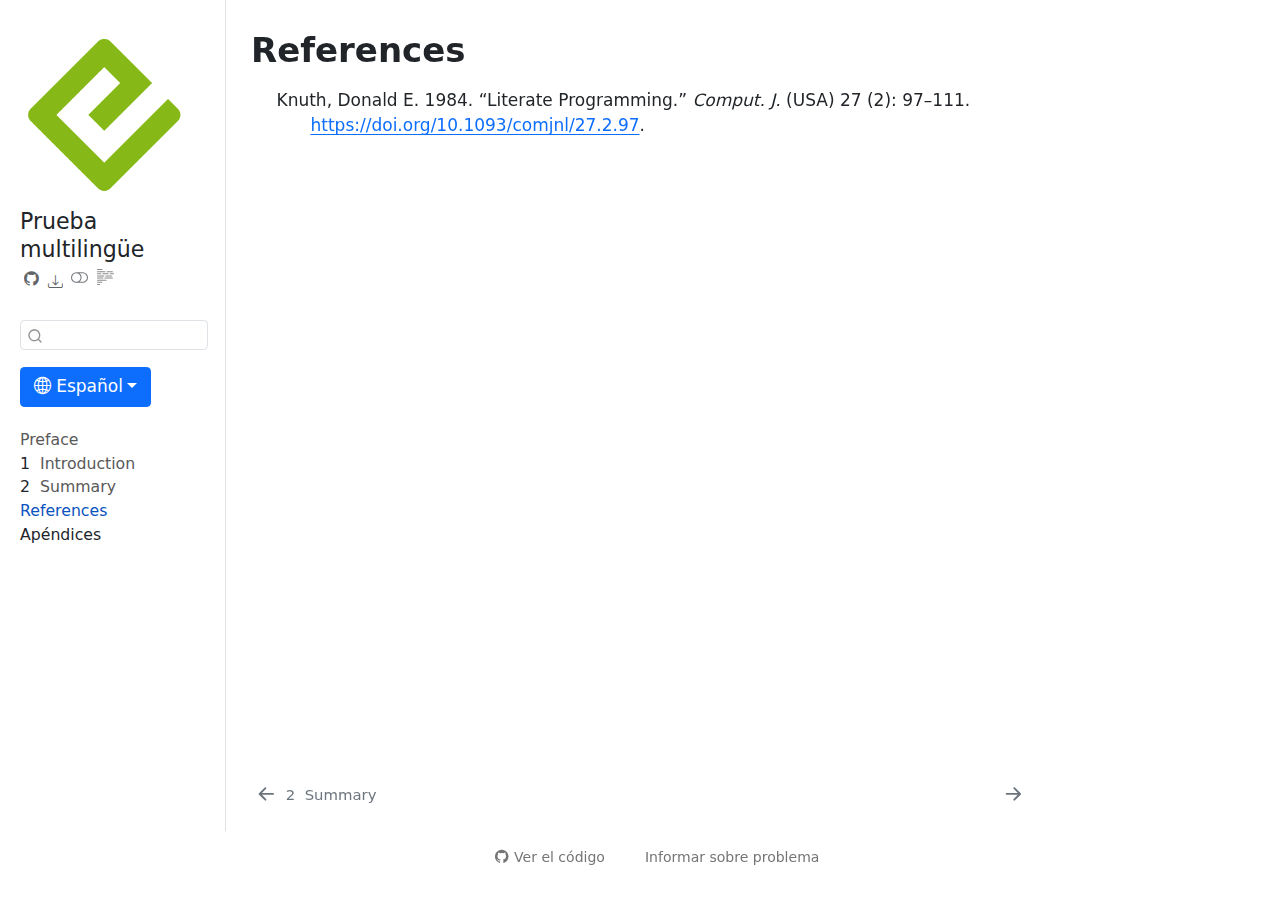
<file: docs/es/references.es.html>
<!DOCTYPE html>
<html xmlns="http://www.w3.org/1999/xhtml" lang="es" xml:lang="es">
<head>
<link rel="alternate" hreflang="en" href="https://iulibscholcomm.github.io/multilingual_test/references.html" />
<link rel="alternate" hreflang="es" href="https://iulibscholcomm.github.io/multilingual_test/es/references.es.html" />
<link rel="alternate" hreflang="fr" href="https://iulibscholcomm.github.io/multilingual_test/fr/references.fr.html" />
<meta http-equiv="Content-Type" content="text/html; charset=UTF-8">
<meta charset="utf-8">
<meta name="generator" content="quarto-1.9.17">
<meta name="viewport" content="width=device-width, initial-scale=1.0, user-scalable=yes">
<meta name="description" content="Una prueba de babelquarto para la publicación multilingüe.">
<title>References – Prueba multilingüe</title>
<style>
/* Default styles provided by pandoc.
** See https://pandoc.org/MANUAL.html#variables-for-html for config info.
*/
code{white-space: pre-wrap;}
span.smallcaps{font-variant: small-caps;}
div.columns{display: flex; gap: min(4vw, 1.5em);}
div.column{flex: auto; overflow-x: auto;}
div.hanging-indent{margin-left: 1.5em; text-indent: -1.5em;}
ul.task-list{list-style: none;}
ul.task-list li input[type="checkbox"] {
  width: 0.8em;
  margin: 0 0.8em 0.2em -1em; /* quarto-specific, see https://github.com/quarto-dev/quarto-cli/issues/4556 */ 
  vertical-align: middle;
}
/* CSS for citations */
div.csl-bib-body { }
div.csl-entry {
  clear: both;
}
.hanging-indent div.csl-entry {
  margin-left:2em;
  text-indent:-2em;
}
div.csl-left-margin {
  min-width:2em;
  float:left;
}
div.csl-right-inline {
  margin-left:2em;
  padding-left:1em;
}
div.csl-indent {
  margin-left: 2em;
}</style>
<script src="site_libs/quarto-nav/quarto-nav.js"></script><script src="site_libs/clipboard/clipboard.min.js"></script><script src="site_libs/quarto-search/autocomplete.umd.js"></script><script src="site_libs/quarto-search/fuse.min.js"></script><script src="site_libs/quarto-search/quarto-search.js"></script><meta name="quarto:offset" content="./">
<link href="./references.bib" rel="next">
<link href="./summary.es.html" rel="prev">
<link href="./cover.png" rel="icon" type="image/png">
<script src="site_libs/quarto-html/quarto.js" type="module"></script><script src="site_libs/quarto-html/tabsets/tabsets.js" type="module"></script><script src="site_libs/quarto-html/axe/axe-check.js" type="module"></script><script src="site_libs/quarto-html/popper.min.js"></script><script src="site_libs/quarto-html/tippy.umd.min.js"></script><script src="site_libs/quarto-html/anchor.min.js"></script><link href="site_libs/quarto-html/tippy.css" rel="stylesheet">
<link href="site_libs/quarto-html/quarto-syntax-highlighting-ce4278342a015d016477ed09bce942c5.css" rel="stylesheet" class="quarto-color-scheme" id="quarto-text-highlighting-styles">
<link href="site_libs/quarto-html/quarto-syntax-highlighting-dark-dcd9e8c573452b099f942d625f6f4e16.css" rel="stylesheet" class="quarto-color-scheme quarto-color-alternate" id="quarto-text-highlighting-styles">
<link href="site_libs/quarto-html/quarto-syntax-highlighting-ce4278342a015d016477ed09bce942c5.css" rel="stylesheet" class="quarto-color-scheme-extra" id="quarto-text-highlighting-styles">
<script src="site_libs/bootstrap/bootstrap.min.js"></script><link href="site_libs/bootstrap/bootstrap-icons.css" rel="stylesheet">
<link href="site_libs/bootstrap/bootstrap-f17fcda33090d97c81a7f1d8bd68a544.min.css" rel="stylesheet" append-hash="true" class="quarto-color-scheme" id="quarto-bootstrap" data-mode="light">
<link href="site_libs/bootstrap/bootstrap-dark-70adec317e133aed7e03f42d3fa70e08.min.css" rel="stylesheet" append-hash="true" class="quarto-color-scheme quarto-color-alternate" id="quarto-bootstrap" data-mode="dark">
<link href="site_libs/bootstrap/bootstrap-f17fcda33090d97c81a7f1d8bd68a544.min.css" rel="stylesheet" append-hash="true" class="quarto-color-scheme-extra" id="quarto-bootstrap" data-mode="light">
<script id="quarto-search-options" type="application/json">{
  "location": "sidebar",
  "copy-button": true,
  "collapse-after": 3,
  "panel-placement": "start",
  "type": "textbox",
  "limit": 50,
  "keyboard-shortcut": [
    "f",
    "/",
    "s"
  ],
  "show-item-context": true,
  "language": {
    "search-no-results-text": "No se han encontrado resultados",
    "search-matching-documents-text": "documentos encontrados",
    "search-copy-link-title": "Copiar el enlace en la búsqueda",
    "search-hide-matches-text": "Ocultar resultados adicionales",
    "search-more-match-text": "resultado adicional en este documento",
    "search-more-matches-text": "resultados adicionales en este documento",
    "search-clear-button-title": "Borrar",
    "search-text-placeholder": "",
    "search-detached-cancel-button-title": "Cancelar",
    "search-submit-button-title": "Enviar",
    "search-label": "Buscar"
  }
}</script><meta property="og:title" content="References – Prueba multilingüe">
<meta property="og:description" content="Una prueba de babelquarto para la publicación multilingüe.">
<meta property="og:image" content="https://iulibscholcomm.github.io/multilingual_test/es/cover.png">
<meta property="og:site_name" content="Prueba multilingüe">
<meta property="og:image:alt" content="Cover image for the multilingual_test book">
<meta property="og:image:height" content="1185">
<meta property="og:image:width" content="1196">
<meta name="twitter:title" content="References – Prueba multilingüe">
<meta name="twitter:description" content="Una prueba de babelquarto para la publicación multilingüe.">
<meta name="twitter:image" content="https://iulibscholcomm.github.io/multilingual_test/es/cover.png">
<meta name="twitter:image:alt" content="Cover image for the multilingual_test book">
<meta name="twitter:image-height" content="1185">
<meta name="twitter:image-width" content="1196">
<meta name="twitter:card" content="summary_large_image">
</head>
<body class="nav-sidebar docked quarto-light">
<script id="quarto-html-before-body" type="application/javascript">
    const toggleBodyColorMode = (bsSheetEl) => {
      const mode = bsSheetEl.getAttribute("data-mode");
      const bodyEl = window.document.querySelector("body");
      if (mode === "dark") {
        bodyEl.classList.add("quarto-dark");
        bodyEl.classList.remove("quarto-light");
      } else {
        bodyEl.classList.add("quarto-light");
        bodyEl.classList.remove("quarto-dark");
      }
    }
    const toggleBodyColorPrimary = () => {
      const bsSheetEl = window.document.querySelector("link#quarto-bootstrap:not([rel=disabled-stylesheet])");
      if (bsSheetEl) {
        toggleBodyColorMode(bsSheetEl);
      }
    }
    const setColorSchemeToggle = (alternate) => {
      const toggles = window.document.querySelectorAll('.quarto-color-scheme-toggle');
      for (let i=0; i < toggles.length; i++) {
        const toggle = toggles[i];
        if (toggle) {
          if (alternate) {
            toggle.classList.add("alternate");
          } else {
            toggle.classList.remove("alternate");
          }
        }
      }
    };
    const toggleColorMode = (alternate) => {
      // Switch the stylesheets
      const primaryStylesheets = window.document.querySelectorAll('link.quarto-color-scheme:not(.quarto-color-alternate)');
      const alternateStylesheets = window.document.querySelectorAll('link.quarto-color-scheme.quarto-color-alternate');
      manageTransitions('#quarto-margin-sidebar .nav-link', false);
      if (alternate) {
        // note: dark is layered on light, we don't disable primary!
        enableStylesheet(alternateStylesheets);
        for (const sheetNode of alternateStylesheets) {
          if (sheetNode.id === "quarto-bootstrap") {
            toggleBodyColorMode(sheetNode);
          }
        }
      } else {
        disableStylesheet(alternateStylesheets);
        enableStylesheet(primaryStylesheets)
        toggleBodyColorPrimary();
      }
      manageTransitions('#quarto-margin-sidebar .nav-link', true);
      // Switch the toggles
      setColorSchemeToggle(alternate)
      // Hack to workaround the fact that safari doesn't
      // properly recolor the scrollbar when toggling (#1455)
      if (navigator.userAgent.indexOf('Safari') > 0 && navigator.userAgent.indexOf('Chrome') == -1) {
        manageTransitions("body", false);
        window.scrollTo(0, 1);
        setTimeout(() => {
          window.scrollTo(0, 0);
          manageTransitions("body", true);
        }, 40);
      }
    }
    const disableStylesheet = (stylesheets) => {
      for (let i=0; i < stylesheets.length; i++) {
        const stylesheet = stylesheets[i];
        stylesheet.rel = 'disabled-stylesheet';
      }
    }
    const enableStylesheet = (stylesheets) => {
      for (let i=0; i < stylesheets.length; i++) {
        const stylesheet = stylesheets[i];
        if(stylesheet.rel !== 'stylesheet') { // for Chrome, which will still FOUC without this check
          stylesheet.rel = 'stylesheet';
        }
      }
    }
    const manageTransitions = (selector, allowTransitions) => {
      const els = window.document.querySelectorAll(selector);
      for (let i=0; i < els.length; i++) {
        const el = els[i];
        if (allowTransitions) {
          el.classList.remove('notransition');
        } else {
          el.classList.add('notransition');
        }
      }
    }
    const isFileUrl = () => {
      return window.location.protocol === 'file:';
    }
    const hasAlternateSentinel = () => {
      let styleSentinel = getColorSchemeSentinel();
      if (styleSentinel !== null) {
        return styleSentinel === "alternate";
      } else {
        return false;
      }
    }
    const setStyleSentinel = (alternate) => {
      const value = alternate ? "alternate" : "default";
      if (!isFileUrl()) {
        window.localStorage.setItem("quarto-color-scheme", value);
      } else {
        localAlternateSentinel = value;
      }
    }
    const getColorSchemeSentinel = () => {
      if (!isFileUrl()) {
        const storageValue = window.localStorage.getItem("quarto-color-scheme");
        return storageValue != null ? storageValue : localAlternateSentinel;
      } else {
        return localAlternateSentinel;
      }
    }
    const toggleGiscusIfUsed = (isAlternate, darkModeDefault) => {
      const baseTheme = document.querySelector('#giscus-base-theme')?.value ?? 'light';
      const alternateTheme = document.querySelector('#giscus-alt-theme')?.value ?? 'dark';
      let newTheme = '';
      if(authorPrefersDark) {
        newTheme = isAlternate ? baseTheme : alternateTheme;
      } else {
        newTheme = isAlternate ? alternateTheme : baseTheme;
      }
      const changeGiscusTheme = () => {
        // From: https://github.com/giscus/giscus/issues/336
        const sendMessage = (message) => {
          const iframe = document.querySelector('iframe.giscus-frame');
          if (!iframe) return;
          iframe.contentWindow.postMessage({ giscus: message }, 'https://giscus.app');
        }
        sendMessage({
          setConfig: {
            theme: newTheme
          }
        });
      }
      const isGiscussLoaded = window.document.querySelector('iframe.giscus-frame') !== null;
      if (isGiscussLoaded) {
        changeGiscusTheme();
      }
    };
    const authorPrefersDark = false;
    const darkModeDefault = authorPrefersDark;
      document.querySelector('link#quarto-text-highlighting-styles.quarto-color-scheme-extra').rel = 'disabled-stylesheet';
      document.querySelector('link#quarto-bootstrap.quarto-color-scheme-extra').rel = 'disabled-stylesheet';
    let localAlternateSentinel = darkModeDefault ? 'alternate' : 'default';
    // Dark / light mode switch
    window.quartoToggleColorScheme = () => {
      // Read the current dark / light value
      let toAlternate = !hasAlternateSentinel();
      toggleColorMode(toAlternate);
      setStyleSentinel(toAlternate);
      toggleGiscusIfUsed(toAlternate, darkModeDefault);
      window.dispatchEvent(new Event('resize'));
    };
    // Switch to dark mode if need be
    if (hasAlternateSentinel()) {
      toggleColorMode(true);
    } else {
      toggleColorMode(false);
    }
  </script><div id="quarto-search-results"></div>
  <header id="quarto-header" class="headroom fixed-top"><nav class="quarto-secondary-nav"><div class="container-fluid d-flex">
      <button type="button" class="quarto-btn-toggle btn" data-bs-toggle="collapse" role="button" data-bs-target=".quarto-sidebar-collapse-item" aria-controls="quarto-sidebar" aria-expanded="false" aria-label="Alternar barra lateral" onclick="if (window.quartoToggleHeadroom) { window.quartoToggleHeadroom(); }">
        <i class="bi bi-layout-text-sidebar-reverse"></i>
      </button>
        <nav class="quarto-page-breadcrumbs" aria-label="breadcrumb"><ol class="breadcrumb"><li class="breadcrumb-item"><a href="./references.es.html">References</a></li></ol></nav><a class="flex-grow-1" role="navigation" data-bs-toggle="collapse" data-bs-target=".quarto-sidebar-collapse-item" aria-controls="quarto-sidebar" aria-expanded="false" aria-label="Alternar barra lateral" onclick="if (window.quartoToggleHeadroom) { window.quartoToggleHeadroom(); }">      
        </a>
      <button type="button" class="btn quarto-search-button" aria-label="Buscar" onclick="window.quartoOpenSearch();">
        <i class="bi bi-search"></i>
      </button>
    </div>
  </nav></header><!-- content --><div id="quarto-content" class="quarto-container page-columns page-rows-contents page-layout-article">
<!-- sidebar -->
  <nav id="quarto-sidebar" class="sidebar collapse collapse-horizontal quarto-sidebar-collapse-item sidebar-navigation docked overflow-auto"><div class="pt-lg-2 mt-2 text-left sidebar-header sidebar-header-stacked">
      <a href="./index.html" class="sidebar-logo-link">
      <img src="./cover.png" alt="Cover image for the multilingual_test book" class="sidebar-logo light-content py-0 d-lg-inline d-none"><img src="./cover.png" alt="Cover image for the multilingual_test book" class="sidebar-logo dark-content py-0 d-lg-inline d-none"></a>
    <div class="sidebar-title mb-0 py-0">
      <a href="./">Prueba multilingüe</a> 
        <div class="sidebar-tools-main tools-wide">
    <a href="https://github.com/IULibScholComm/multilingual_test" title="Ejecutar el código" class="quarto-navigation-tool px-1" aria-label="Ejecutar el código"><i class="bi bi-github"></i></a>
    <div class="dropdown">
      <a href="" title="Descargar" id="quarto-navigation-tool-dropdown-0" class="quarto-navigation-tool dropdown-toggle px-1" data-bs-toggle="dropdown" aria-expanded="false" role="link" aria-label="Descargar"><i class="bi bi-download"></i></a>
      <ul class="dropdown-menu" aria-labelledby="quarto-navigation-tool-dropdown-0">
<li>
            <a class="dropdown-item sidebar-tools-main-item" href="./Prueba-multiling%C3%BCe.pdf">
              <i class="bi bi-file-pdf pe-1"></i>
            Descargar PDF
            </a>
          </li>
          <li>
            <a class="dropdown-item sidebar-tools-main-item" href="./Prueba-multiling%C3%BCe.epub">
              <i class="bi bi-journal pe-1"></i>
            Descargar ePub
            </a>
          </li>
      </ul>
</div>
  <a href="" class="quarto-color-scheme-toggle quarto-navigation-tool  px-1" onclick="window.quartoToggleColorScheme(); return false;" title="Alternar modo oscuro"><i class="bi"></i></a>
  <a href="" class="quarto-reader-toggle quarto-navigation-tool px-1" onclick="window.quartoToggleReader(); return false;" title="Alternar modo lector">
  <div class="quarto-reader-toggle-btn">
  <i class="bi"></i>
  </div>
</a>
</div>
    </div>
      </div>
        <div class="mt-2 flex-shrink-0 align-items-center">
        <div class="sidebar-search">
        <div id="quarto-search" class="" title="Buscar"></div>
        </div>
        </div>
    <div class="dropdown" id="languages-links-parent">
<button class="btn btn-primary dropdown-toggle babelquarto-languages-button" type="button" data-bs-toggle="dropdown" aria-expanded="false" id="languages-button"><i class="bi bi-globe2"></i> Español</button><ul class="dropdown-menu" id="languages-links">
<li><a class="dropdown-item" href="https://iulibscholcomm.github.io/multilingual_test/fr/references.fr.html" id="language-link-fr">Français</a></li>
<li><a class="dropdown-item" href="https://iulibscholcomm.github.io/multilingual_test/references.html" id="language-link-en">English</a></li>
</ul>
</div>
<div class="sidebar-menu-container"> 
    <ul class="list-unstyled mt-1">
<li class="sidebar-item">
  <div class="sidebar-item-container"> 
  <a href="./index.es.html" class="sidebar-item-text sidebar-link">
 <span class="menu-text">Preface</span></a>
  </div>
</li>
        <li class="sidebar-item">
  <div class="sidebar-item-container"> 
  <a href="./intro.es.html" class="sidebar-item-text sidebar-link">
 <span class="menu-text"><span class="chapter-number">1</span>  <span class="chapter-title">Introduction</span></span></a>
  </div>
</li>
        <li class="sidebar-item">
  <div class="sidebar-item-container"> 
  <a href="./summary.es.html" class="sidebar-item-text sidebar-link">
 <span class="menu-text"><span class="chapter-number">2</span>  <span class="chapter-title">Summary</span></span></a>
  </div>
</li>
        <li class="sidebar-item">
  <div class="sidebar-item-container"> 
  <a href="./references.es.html" class="sidebar-item-text sidebar-link active">
 <span class="menu-text">References</span></a>
  </div>
</li>
        <li class="sidebar-item sidebar-item-section">
      <span class="sidebar-item-text sidebar-link text-start">
 <span class="menu-text">Apéndices</span></span>
  </li>
    </ul>
</div>
</nav><div id="quarto-sidebar-glass" class="quarto-sidebar-collapse-item" data-bs-toggle="collapse" data-bs-target=".quarto-sidebar-collapse-item"></div>
<!-- margin-sidebar -->
    <div id="quarto-margin-sidebar" class="sidebar margin-sidebar zindex-bottom">
        
    </div>
<!-- main -->
<main class="content" id="quarto-document-content"><header id="title-block-header" class="quarto-title-block default"><div class="quarto-title">
<h1 class="title">References</h1>
</div>



<div class="quarto-title-meta">

    
  
    
  </div>
  


</header><div id="refs" class="references csl-bib-body hanging-indent" role="list">
<div id="ref-knuth84" class="csl-entry" role="listitem">
Knuth, Donald E. 1984. <span>“Literate Programming.”</span> <em>Comput.
J.</em> (USA) 27 (2): 97–111. <a href="https://doi.org/10.1093/comjnl/27.2.97">https://doi.org/10.1093/comjnl/27.2.97</a>.
</div>
</div>



</main><!-- /main --><script id="quarto-html-after-body" type="application/javascript">
  window.document.addEventListener("DOMContentLoaded", function (event) {
    // Ensure there is a toggle, if there isn't float one in the top right
    if (window.document.querySelector('.quarto-color-scheme-toggle') === null) {
      const a = window.document.createElement('a');
      a.classList.add('top-right');
      a.classList.add('quarto-color-scheme-toggle');
      a.href = "";
      a.onclick = function() { try { window.quartoToggleColorScheme(); } catch {} return false; };
      const i = window.document.createElement("i");
      i.classList.add('bi');
      a.appendChild(i);
      window.document.body.appendChild(a);
    }
    setColorSchemeToggle(hasAlternateSentinel())
    const icon = "";
    const anchorJS = new window.AnchorJS();
    anchorJS.options = {
      placement: 'right',
      icon: icon
    };
    anchorJS.add('.anchored');
    const isCodeAnnotation = (el) => {
      for (const clz of el.classList) {
        if (clz.startsWith('code-annotation-')) {                     
          return true;
        }
      }
      return false;
    }
    const onCopySuccess = function(e) {
      // button target
      const button = e.trigger;
      // don't keep focus
      button.blur();
      // flash "checked"
      button.classList.add('code-copy-button-checked');
      var currentTitle = button.getAttribute("title");
      button.setAttribute("title", "Copiado");
      let tooltip;
      if (window.bootstrap) {
        button.setAttribute("data-bs-toggle", "tooltip");
        button.setAttribute("data-bs-placement", "left");
        button.setAttribute("data-bs-title", "Copiado");
        tooltip = new bootstrap.Tooltip(button, 
          { trigger: "manual", 
            customClass: "code-copy-button-tooltip",
            offset: [0, -8]});
        tooltip.show();    
      }
      setTimeout(function() {
        if (tooltip) {
          tooltip.hide();
          button.removeAttribute("data-bs-title");
          button.removeAttribute("data-bs-toggle");
          button.removeAttribute("data-bs-placement");
        }
        button.setAttribute("title", currentTitle);
        button.classList.remove('code-copy-button-checked');
      }, 1000);
      // clear code selection
      e.clearSelection();
    }
    const getTextToCopy = function(trigger) {
      const outerScaffold = trigger.parentElement.cloneNode(true);
      const codeEl = outerScaffold.querySelector('code');
      for (const childEl of codeEl.children) {
        if (isCodeAnnotation(childEl)) {
          childEl.remove();
        }
      }
      return codeEl.innerText;
    }
    const clipboard = new window.ClipboardJS('.code-copy-button:not([data-in-quarto-modal])', {
      text: getTextToCopy
    });
    clipboard.on('success', onCopySuccess);
    if (window.document.getElementById('quarto-embedded-source-code-modal')) {
      const clipboardModal = new window.ClipboardJS('.code-copy-button[data-in-quarto-modal]', {
        text: getTextToCopy,
        container: window.document.getElementById('quarto-embedded-source-code-modal')
      });
      clipboardModal.on('success', onCopySuccess);
    }
      var localhostRegex = new RegExp(/^(?:http|https):\/\/localhost\:?[0-9]*\//);
      var mailtoRegex = new RegExp(/^mailto:/);
        var filterRegex = new RegExp("https:\/\/iulibscholcomm\.github\.io\/multilingual_test\/es");
      var isInternal = (href) => {
          return filterRegex.test(href) || localhostRegex.test(href) || mailtoRegex.test(href);
      }
      // Inspect non-navigation links and adorn them if external
     var links = window.document.querySelectorAll('a[href]:not(.nav-link):not(.navbar-brand):not(.toc-action):not(.sidebar-link):not(.sidebar-item-toggle):not(.pagination-link):not(.no-external):not([aria-hidden]):not(.dropdown-item):not(.quarto-navigation-tool):not(.about-link)');
      for (var i=0; i<links.length; i++) {
        const link = links[i];
        if (!isInternal(link.href)) {
          // undo the damage that might have been done by quarto-nav.js in the case of
          // links that we want to consider external
          if (link.dataset.originalHref !== undefined) {
            link.href = link.dataset.originalHref;
          }
        }
      }
    function tippyHover(el, contentFn, onTriggerFn, onUntriggerFn) {
      const config = {
        allowHTML: true,
        maxWidth: 500,
        delay: 100,
        arrow: false,
        appendTo: function(el) {
            return el.parentElement;
        },
        interactive: true,
        interactiveBorder: 10,
        theme: 'quarto',
        placement: 'bottom-start',
      };
      if (contentFn) {
        config.content = contentFn;
      }
      if (onTriggerFn) {
        config.onTrigger = onTriggerFn;
      }
      if (onUntriggerFn) {
        config.onUntrigger = onUntriggerFn;
      }
      window.tippy(el, config); 
    }
    const noterefs = window.document.querySelectorAll('a[role="doc-noteref"]');
    for (var i=0; i<noterefs.length; i++) {
      const ref = noterefs[i];
      tippyHover(ref, function() {
        // use id or data attribute instead here
        let href = ref.getAttribute('data-footnote-href') || ref.getAttribute('href');
        try { href = new URL(href).hash; } catch {}
        const id = href.replace(/^#\/?/, "");
        const note = window.document.getElementById(id);
        if (note) {
          return note.innerHTML;
        } else {
          return "";
        }
      });
    }
    const xrefs = window.document.querySelectorAll('a.quarto-xref');
    const processXRef = (id, note) => {
      // Strip column container classes
      const stripColumnClz = (el) => {
        el.classList.remove("page-full", "page-columns");
        if (el.children) {
          for (const child of el.children) {
            stripColumnClz(child);
          }
        }
      }
      stripColumnClz(note)
      if (id === null || id.startsWith('sec-')) {
        // Special case sections, only their first couple elements
        const container = document.createElement("div");
        if (note.children && note.children.length > 2) {
          container.appendChild(note.children[0].cloneNode(true));
          for (let i = 1; i < note.children.length; i++) {
            const child = note.children[i];
            if (child.tagName === "P" && child.innerText === "") {
              continue;
            } else {
              container.appendChild(child.cloneNode(true));
              break;
            }
          }
          if (window.Quarto?.typesetMath) {
            window.Quarto.typesetMath(container);
          }
          return container.innerHTML
        } else {
          if (window.Quarto?.typesetMath) {
            window.Quarto.typesetMath(note);
          }
          return note.innerHTML;
        }
      } else {
        // Remove any anchor links if they are present
        const anchorLink = note.querySelector('a.anchorjs-link');
        if (anchorLink) {
          anchorLink.remove();
        }
        if (window.Quarto?.typesetMath) {
          window.Quarto.typesetMath(note);
        }
        if (note.classList.contains("callout")) {
          return note.outerHTML;
        } else {
          return note.innerHTML;
        }
      }
    }
    for (var i=0; i<xrefs.length; i++) {
      const xref = xrefs[i];
      tippyHover(xref, undefined, function(instance) {
        instance.disable();
        let url = xref.getAttribute('href');
        let hash = undefined; 
        if (url.startsWith('#')) {
          hash = url;
        } else {
          try { hash = new URL(url).hash; } catch {}
        }
        if (hash) {
          const id = hash.replace(/^#\/?/, "");
          const note = window.document.getElementById(id);
          if (note !== null) {
            try {
              const html = processXRef(id, note.cloneNode(true));
              instance.setContent(html);
            } finally {
              instance.enable();
              instance.show();
            }
          } else {
            // See if we can fetch this
            fetch(url.split('#')[0])
            .then(res => res.text())
            .then(html => {
              const parser = new DOMParser();
              const htmlDoc = parser.parseFromString(html, "text/html");
              const note = htmlDoc.getElementById(id);
              if (note !== null) {
                const html = processXRef(id, note);
                instance.setContent(html);
              } 
            }).finally(() => {
              instance.enable();
              instance.show();
            });
          }
        } else {
          // See if we can fetch a full url (with no hash to target)
          // This is a special case and we should probably do some content thinning / targeting
          fetch(url)
          .then(res => res.text())
          .then(html => {
            const parser = new DOMParser();
            const htmlDoc = parser.parseFromString(html, "text/html");
            const note = htmlDoc.querySelector('main.content');
            if (note !== null) {
              // This should only happen for chapter cross references
              // (since there is no id in the URL)
              // remove the first header
              if (note.children.length > 0 && note.children[0].tagName === "HEADER") {
                note.children[0].remove();
              }
              const html = processXRef(null, note);
              instance.setContent(html);
            } 
          }).finally(() => {
            instance.enable();
            instance.show();
          });
        }
      }, function(instance) {
      });
    }
        let selectedAnnoteEl;
        const selectorForAnnotation = ( cell, annotation) => {
          let cellAttr = 'data-code-cell="' + cell + '"';
          let lineAttr = 'data-code-annotation="' +  annotation + '"';
          const selector = 'span[' + cellAttr + '][' + lineAttr + ']';
          return selector;
        }
        const selectCodeLines = (annoteEl) => {
          const doc = window.document;
          const targetCell = annoteEl.getAttribute("data-target-cell");
          const targetAnnotation = annoteEl.getAttribute("data-target-annotation");
          const annoteSpan = window.document.querySelector(selectorForAnnotation(targetCell, targetAnnotation));
          const lines = annoteSpan.getAttribute("data-code-lines").split(",");
          const lineIds = lines.map((line) => {
            return targetCell + "-" + line;
          })
          let top = null;
          let height = null;
          let parent = null;
          if (lineIds.length > 0) {
              //compute the position of the single el (top and bottom and make a div)
              const el = window.document.getElementById(lineIds[0]);
              top = el.offsetTop;
              height = el.offsetHeight;
              parent = el.parentElement.parentElement;
            if (lineIds.length > 1) {
              const lastEl = window.document.getElementById(lineIds[lineIds.length - 1]);
              const bottom = lastEl.offsetTop + lastEl.offsetHeight;
              height = bottom - top;
            }
            if (top !== null && height !== null && parent !== null) {
              // cook up a div (if necessary) and position it 
              let div = window.document.getElementById("code-annotation-line-highlight");
              if (div === null) {
                div = window.document.createElement("div");
                div.setAttribute("id", "code-annotation-line-highlight");
                div.style.position = 'absolute';
                parent.appendChild(div);
              }
              div.style.top = top - 2 + "px";
              div.style.height = height + 4 + "px";
              div.style.left = 0;
              let gutterDiv = window.document.getElementById("code-annotation-line-highlight-gutter");
              if (gutterDiv === null) {
                gutterDiv = window.document.createElement("div");
                gutterDiv.setAttribute("id", "code-annotation-line-highlight-gutter");
                gutterDiv.style.position = 'absolute';
                const codeCell = window.document.getElementById(targetCell);
                const gutter = codeCell.querySelector('.code-annotation-gutter');
                gutter.appendChild(gutterDiv);
              }
              gutterDiv.style.top = top - 2 + "px";
              gutterDiv.style.height = height + 4 + "px";
            }
            selectedAnnoteEl = annoteEl;
          }
        };
        const unselectCodeLines = () => {
          const elementsIds = ["code-annotation-line-highlight", "code-annotation-line-highlight-gutter"];
          elementsIds.forEach((elId) => {
            const div = window.document.getElementById(elId);
            if (div) {
              div.remove();
            }
          });
          selectedAnnoteEl = undefined;
        };
          // Handle positioning of the toggle
      window.addEventListener(
        "resize",
        throttle(() => {
          elRect = undefined;
          if (selectedAnnoteEl) {
            selectCodeLines(selectedAnnoteEl);
          }
        }, 10)
      );
      function throttle(fn, ms) {
      let throttle = false;
      let timer;
        return (...args) => {
          if(!throttle) { // first call gets through
              fn.apply(this, args);
              throttle = true;
          } else { // all the others get throttled
              if(timer) clearTimeout(timer); // cancel #2
              timer = setTimeout(() => {
                fn.apply(this, args);
                timer = throttle = false;
              }, ms);
          }
        };
      }
        // Attach click handler to the DT
        const annoteDls = window.document.querySelectorAll('dt[data-target-cell]');
        for (const annoteDlNode of annoteDls) {
          annoteDlNode.addEventListener('click', (event) => {
            const clickedEl = event.target;
            if (clickedEl !== selectedAnnoteEl) {
              unselectCodeLines();
              const activeEl = window.document.querySelector('dt[data-target-cell].code-annotation-active');
              if (activeEl) {
                activeEl.classList.remove('code-annotation-active');
              }
              selectCodeLines(clickedEl);
              clickedEl.classList.add('code-annotation-active');
            } else {
              // Unselect the line
              unselectCodeLines();
              clickedEl.classList.remove('code-annotation-active');
            }
          });
        }
    const findCites = (el) => {
      const parentEl = el.parentElement;
      if (parentEl) {
        const cites = parentEl.dataset.cites;
        if (cites) {
          return {
            el,
            cites: cites.split(' ')
          };
        } else {
          return findCites(el.parentElement)
        }
      } else {
        return undefined;
      }
    };
    var bibliorefs = window.document.querySelectorAll('a[role="doc-biblioref"]');
    for (var i=0; i<bibliorefs.length; i++) {
      const ref = bibliorefs[i];
      const citeInfo = findCites(ref);
      if (citeInfo) {
        tippyHover(citeInfo.el, function() {
          var popup = window.document.createElement('div');
          citeInfo.cites.forEach(function(cite) {
            var citeDiv = window.document.createElement('div');
            citeDiv.classList.add('hanging-indent');
            citeDiv.classList.add('csl-entry');
            var biblioDiv = window.document.getElementById('ref-' + cite);
            if (biblioDiv) {
              citeDiv.innerHTML = biblioDiv.innerHTML;
            }
            popup.appendChild(citeDiv);
          });
          return popup.innerHTML;
        });
      }
    }
  });
  </script><nav class="page-navigation"><div class="nav-page nav-page-previous">
      <a href="./summary.es.html" class="pagination-link" aria-label="Summary">
        <i class="bi bi-arrow-left-short"></i> <span class="nav-page-text"><span class="chapter-number">2</span>  <span class="chapter-title">Summary</span></span>
      </a>          
  </div>
  <div class="nav-page nav-page-next">
      <a href="./references.bib" class="pagination-link" aria-label="">
        <span class="nav-page-text"></span> <i class="bi bi-arrow-right-short"></i>
      </a>
  </div>
</nav>
</div> <!-- /content -->




<footer class="footer"><div class="nav-footer"><div class="nav-footer-center"><div class="toc-actions"><ul>
<li><a href="https://github.com/IULibScholComm/multilingual_test/blob/main/references.es.qmd" class="toc-action"><i class="bi bi-github"></i>Ver el código</a></li>
<li><a href="https://github.com/IULibScholComm/multilingual_test/issues" class="toc-action"><i class="bi empty"></i>Informar sobre problema</a></li>
</ul></div></div></div></footer>
</body>
</html>
</file>
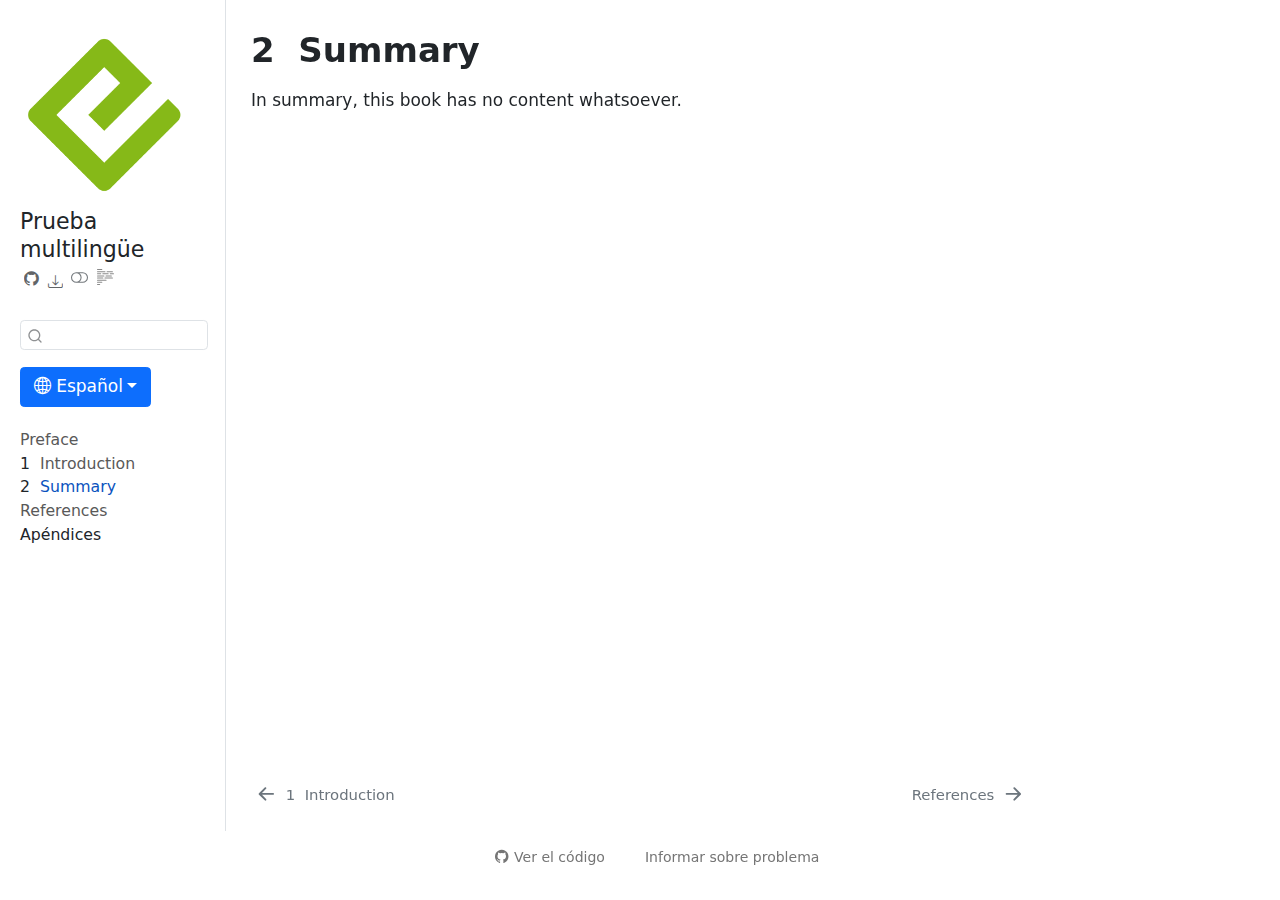
<file: docs/es/summary.es.html>
<!DOCTYPE html>
<html xmlns="http://www.w3.org/1999/xhtml" lang="es" xml:lang="es">
<head>
<link rel="alternate" hreflang="en" href="https://iulibscholcomm.github.io/multilingual_test/summary.html" />
<link rel="alternate" hreflang="es" href="https://iulibscholcomm.github.io/multilingual_test/es/summary.es.html" />
<link rel="alternate" hreflang="fr" href="https://iulibscholcomm.github.io/multilingual_test/fr/summary.fr.html" />
<meta http-equiv="Content-Type" content="text/html; charset=UTF-8">
<meta charset="utf-8">
<meta name="generator" content="quarto-1.9.17">
<meta name="viewport" content="width=device-width, initial-scale=1.0, user-scalable=yes">
<meta name="description" content="Una prueba de babelquarto para la publicación multilingüe.">
<title>2  Summary – Prueba multilingüe</title>
<style>
/* Default styles provided by pandoc.
** See https://pandoc.org/MANUAL.html#variables-for-html for config info.
*/
code{white-space: pre-wrap;}
span.smallcaps{font-variant: small-caps;}
div.columns{display: flex; gap: min(4vw, 1.5em);}
div.column{flex: auto; overflow-x: auto;}
div.hanging-indent{margin-left: 1.5em; text-indent: -1.5em;}
ul.task-list{list-style: none;}
ul.task-list li input[type="checkbox"] {
  width: 0.8em;
  margin: 0 0.8em 0.2em -1em; /* quarto-specific, see https://github.com/quarto-dev/quarto-cli/issues/4556 */ 
  vertical-align: middle;
}
</style>
<script src="site_libs/quarto-nav/quarto-nav.js"></script><script src="site_libs/clipboard/clipboard.min.js"></script><script src="site_libs/quarto-search/autocomplete.umd.js"></script><script src="site_libs/quarto-search/fuse.min.js"></script><script src="site_libs/quarto-search/quarto-search.js"></script><meta name="quarto:offset" content="./">
<link href="./references.es.html" rel="next">
<link href="./intro.es.html" rel="prev">
<link href="./cover.png" rel="icon" type="image/png">
<script src="site_libs/quarto-html/quarto.js" type="module"></script><script src="site_libs/quarto-html/tabsets/tabsets.js" type="module"></script><script src="site_libs/quarto-html/axe/axe-check.js" type="module"></script><script src="site_libs/quarto-html/popper.min.js"></script><script src="site_libs/quarto-html/tippy.umd.min.js"></script><script src="site_libs/quarto-html/anchor.min.js"></script><link href="site_libs/quarto-html/tippy.css" rel="stylesheet">
<link href="site_libs/quarto-html/quarto-syntax-highlighting-ce4278342a015d016477ed09bce942c5.css" rel="stylesheet" class="quarto-color-scheme" id="quarto-text-highlighting-styles">
<link href="site_libs/quarto-html/quarto-syntax-highlighting-dark-dcd9e8c573452b099f942d625f6f4e16.css" rel="stylesheet" class="quarto-color-scheme quarto-color-alternate" id="quarto-text-highlighting-styles">
<link href="site_libs/quarto-html/quarto-syntax-highlighting-ce4278342a015d016477ed09bce942c5.css" rel="stylesheet" class="quarto-color-scheme-extra" id="quarto-text-highlighting-styles">
<script src="site_libs/bootstrap/bootstrap.min.js"></script><link href="site_libs/bootstrap/bootstrap-icons.css" rel="stylesheet">
<link href="site_libs/bootstrap/bootstrap-f17fcda33090d97c81a7f1d8bd68a544.min.css" rel="stylesheet" append-hash="true" class="quarto-color-scheme" id="quarto-bootstrap" data-mode="light">
<link href="site_libs/bootstrap/bootstrap-dark-70adec317e133aed7e03f42d3fa70e08.min.css" rel="stylesheet" append-hash="true" class="quarto-color-scheme quarto-color-alternate" id="quarto-bootstrap" data-mode="dark">
<link href="site_libs/bootstrap/bootstrap-f17fcda33090d97c81a7f1d8bd68a544.min.css" rel="stylesheet" append-hash="true" class="quarto-color-scheme-extra" id="quarto-bootstrap" data-mode="light">
<script id="quarto-search-options" type="application/json">{
  "location": "sidebar",
  "copy-button": true,
  "collapse-after": 3,
  "panel-placement": "start",
  "type": "textbox",
  "limit": 50,
  "keyboard-shortcut": [
    "f",
    "/",
    "s"
  ],
  "show-item-context": true,
  "language": {
    "search-no-results-text": "No se han encontrado resultados",
    "search-matching-documents-text": "documentos encontrados",
    "search-copy-link-title": "Copiar el enlace en la búsqueda",
    "search-hide-matches-text": "Ocultar resultados adicionales",
    "search-more-match-text": "resultado adicional en este documento",
    "search-more-matches-text": "resultados adicionales en este documento",
    "search-clear-button-title": "Borrar",
    "search-text-placeholder": "",
    "search-detached-cancel-button-title": "Cancelar",
    "search-submit-button-title": "Enviar",
    "search-label": "Buscar"
  }
}</script><meta property="og:title" content="2  Summary – Prueba multilingüe">
<meta property="og:description" content="Una prueba de babelquarto para la publicación multilingüe.">
<meta property="og:image" content="https://iulibscholcomm.github.io/multilingual_test/es/cover.png">
<meta property="og:site_name" content="Prueba multilingüe">
<meta property="og:image:alt" content="Cover image for the multilingual_test book">
<meta property="og:image:height" content="1185">
<meta property="og:image:width" content="1196">
<meta name="twitter:title" content="2  Summary – Prueba multilingüe">
<meta name="twitter:description" content="Una prueba de babelquarto para la publicación multilingüe.">
<meta name="twitter:image" content="https://iulibscholcomm.github.io/multilingual_test/es/cover.png">
<meta name="twitter:image:alt" content="Cover image for the multilingual_test book">
<meta name="twitter:image-height" content="1185">
<meta name="twitter:image-width" content="1196">
<meta name="twitter:card" content="summary_large_image">
</head>
<body class="nav-sidebar docked quarto-light">
<script id="quarto-html-before-body" type="application/javascript">
    const toggleBodyColorMode = (bsSheetEl) => {
      const mode = bsSheetEl.getAttribute("data-mode");
      const bodyEl = window.document.querySelector("body");
      if (mode === "dark") {
        bodyEl.classList.add("quarto-dark");
        bodyEl.classList.remove("quarto-light");
      } else {
        bodyEl.classList.add("quarto-light");
        bodyEl.classList.remove("quarto-dark");
      }
    }
    const toggleBodyColorPrimary = () => {
      const bsSheetEl = window.document.querySelector("link#quarto-bootstrap:not([rel=disabled-stylesheet])");
      if (bsSheetEl) {
        toggleBodyColorMode(bsSheetEl);
      }
    }
    const setColorSchemeToggle = (alternate) => {
      const toggles = window.document.querySelectorAll('.quarto-color-scheme-toggle');
      for (let i=0; i < toggles.length; i++) {
        const toggle = toggles[i];
        if (toggle) {
          if (alternate) {
            toggle.classList.add("alternate");
          } else {
            toggle.classList.remove("alternate");
          }
        }
      }
    };
    const toggleColorMode = (alternate) => {
      // Switch the stylesheets
      const primaryStylesheets = window.document.querySelectorAll('link.quarto-color-scheme:not(.quarto-color-alternate)');
      const alternateStylesheets = window.document.querySelectorAll('link.quarto-color-scheme.quarto-color-alternate');
      manageTransitions('#quarto-margin-sidebar .nav-link', false);
      if (alternate) {
        // note: dark is layered on light, we don't disable primary!
        enableStylesheet(alternateStylesheets);
        for (const sheetNode of alternateStylesheets) {
          if (sheetNode.id === "quarto-bootstrap") {
            toggleBodyColorMode(sheetNode);
          }
        }
      } else {
        disableStylesheet(alternateStylesheets);
        enableStylesheet(primaryStylesheets)
        toggleBodyColorPrimary();
      }
      manageTransitions('#quarto-margin-sidebar .nav-link', true);
      // Switch the toggles
      setColorSchemeToggle(alternate)
      // Hack to workaround the fact that safari doesn't
      // properly recolor the scrollbar when toggling (#1455)
      if (navigator.userAgent.indexOf('Safari') > 0 && navigator.userAgent.indexOf('Chrome') == -1) {
        manageTransitions("body", false);
        window.scrollTo(0, 1);
        setTimeout(() => {
          window.scrollTo(0, 0);
          manageTransitions("body", true);
        }, 40);
      }
    }
    const disableStylesheet = (stylesheets) => {
      for (let i=0; i < stylesheets.length; i++) {
        const stylesheet = stylesheets[i];
        stylesheet.rel = 'disabled-stylesheet';
      }
    }
    const enableStylesheet = (stylesheets) => {
      for (let i=0; i < stylesheets.length; i++) {
        const stylesheet = stylesheets[i];
        if(stylesheet.rel !== 'stylesheet') { // for Chrome, which will still FOUC without this check
          stylesheet.rel = 'stylesheet';
        }
      }
    }
    const manageTransitions = (selector, allowTransitions) => {
      const els = window.document.querySelectorAll(selector);
      for (let i=0; i < els.length; i++) {
        const el = els[i];
        if (allowTransitions) {
          el.classList.remove('notransition');
        } else {
          el.classList.add('notransition');
        }
      }
    }
    const isFileUrl = () => {
      return window.location.protocol === 'file:';
    }
    const hasAlternateSentinel = () => {
      let styleSentinel = getColorSchemeSentinel();
      if (styleSentinel !== null) {
        return styleSentinel === "alternate";
      } else {
        return false;
      }
    }
    const setStyleSentinel = (alternate) => {
      const value = alternate ? "alternate" : "default";
      if (!isFileUrl()) {
        window.localStorage.setItem("quarto-color-scheme", value);
      } else {
        localAlternateSentinel = value;
      }
    }
    const getColorSchemeSentinel = () => {
      if (!isFileUrl()) {
        const storageValue = window.localStorage.getItem("quarto-color-scheme");
        return storageValue != null ? storageValue : localAlternateSentinel;
      } else {
        return localAlternateSentinel;
      }
    }
    const toggleGiscusIfUsed = (isAlternate, darkModeDefault) => {
      const baseTheme = document.querySelector('#giscus-base-theme')?.value ?? 'light';
      const alternateTheme = document.querySelector('#giscus-alt-theme')?.value ?? 'dark';
      let newTheme = '';
      if(authorPrefersDark) {
        newTheme = isAlternate ? baseTheme : alternateTheme;
      } else {
        newTheme = isAlternate ? alternateTheme : baseTheme;
      }
      const changeGiscusTheme = () => {
        // From: https://github.com/giscus/giscus/issues/336
        const sendMessage = (message) => {
          const iframe = document.querySelector('iframe.giscus-frame');
          if (!iframe) return;
          iframe.contentWindow.postMessage({ giscus: message }, 'https://giscus.app');
        }
        sendMessage({
          setConfig: {
            theme: newTheme
          }
        });
      }
      const isGiscussLoaded = window.document.querySelector('iframe.giscus-frame') !== null;
      if (isGiscussLoaded) {
        changeGiscusTheme();
      }
    };
    const authorPrefersDark = false;
    const darkModeDefault = authorPrefersDark;
      document.querySelector('link#quarto-text-highlighting-styles.quarto-color-scheme-extra').rel = 'disabled-stylesheet';
      document.querySelector('link#quarto-bootstrap.quarto-color-scheme-extra').rel = 'disabled-stylesheet';
    let localAlternateSentinel = darkModeDefault ? 'alternate' : 'default';
    // Dark / light mode switch
    window.quartoToggleColorScheme = () => {
      // Read the current dark / light value
      let toAlternate = !hasAlternateSentinel();
      toggleColorMode(toAlternate);
      setStyleSentinel(toAlternate);
      toggleGiscusIfUsed(toAlternate, darkModeDefault);
      window.dispatchEvent(new Event('resize'));
    };
    // Switch to dark mode if need be
    if (hasAlternateSentinel()) {
      toggleColorMode(true);
    } else {
      toggleColorMode(false);
    }
  </script><div id="quarto-search-results"></div>
  <header id="quarto-header" class="headroom fixed-top"><nav class="quarto-secondary-nav"><div class="container-fluid d-flex">
      <button type="button" class="quarto-btn-toggle btn" data-bs-toggle="collapse" role="button" data-bs-target=".quarto-sidebar-collapse-item" aria-controls="quarto-sidebar" aria-expanded="false" aria-label="Alternar barra lateral" onclick="if (window.quartoToggleHeadroom) { window.quartoToggleHeadroom(); }">
        <i class="bi bi-layout-text-sidebar-reverse"></i>
      </button>
        <nav class="quarto-page-breadcrumbs" aria-label="breadcrumb"><ol class="breadcrumb"><li class="breadcrumb-item"><a href="./summary.es.html"><span class="chapter-number">2</span>  <span class="chapter-title">Summary</span></a></li></ol></nav><a class="flex-grow-1" role="navigation" data-bs-toggle="collapse" data-bs-target=".quarto-sidebar-collapse-item" aria-controls="quarto-sidebar" aria-expanded="false" aria-label="Alternar barra lateral" onclick="if (window.quartoToggleHeadroom) { window.quartoToggleHeadroom(); }">      
        </a>
      <button type="button" class="btn quarto-search-button" aria-label="Buscar" onclick="window.quartoOpenSearch();">
        <i class="bi bi-search"></i>
      </button>
    </div>
  </nav></header><!-- content --><div id="quarto-content" class="quarto-container page-columns page-rows-contents page-layout-article">
<!-- sidebar -->
  <nav id="quarto-sidebar" class="sidebar collapse collapse-horizontal quarto-sidebar-collapse-item sidebar-navigation docked overflow-auto"><div class="pt-lg-2 mt-2 text-left sidebar-header sidebar-header-stacked">
      <a href="./index.html" class="sidebar-logo-link">
      <img src="./cover.png" alt="Cover image for the multilingual_test book" class="sidebar-logo light-content py-0 d-lg-inline d-none"><img src="./cover.png" alt="Cover image for the multilingual_test book" class="sidebar-logo dark-content py-0 d-lg-inline d-none"></a>
    <div class="sidebar-title mb-0 py-0">
      <a href="./">Prueba multilingüe</a> 
        <div class="sidebar-tools-main tools-wide">
    <a href="https://github.com/IULibScholComm/multilingual_test" title="Ejecutar el código" class="quarto-navigation-tool px-1" aria-label="Ejecutar el código"><i class="bi bi-github"></i></a>
    <div class="dropdown">
      <a href="" title="Descargar" id="quarto-navigation-tool-dropdown-0" class="quarto-navigation-tool dropdown-toggle px-1" data-bs-toggle="dropdown" aria-expanded="false" role="link" aria-label="Descargar"><i class="bi bi-download"></i></a>
      <ul class="dropdown-menu" aria-labelledby="quarto-navigation-tool-dropdown-0">
<li>
            <a class="dropdown-item sidebar-tools-main-item" href="./Prueba-multiling%C3%BCe.pdf">
              <i class="bi bi-file-pdf pe-1"></i>
            Descargar PDF
            </a>
          </li>
          <li>
            <a class="dropdown-item sidebar-tools-main-item" href="./Prueba-multiling%C3%BCe.epub">
              <i class="bi bi-journal pe-1"></i>
            Descargar ePub
            </a>
          </li>
      </ul>
</div>
  <a href="" class="quarto-color-scheme-toggle quarto-navigation-tool  px-1" onclick="window.quartoToggleColorScheme(); return false;" title="Alternar modo oscuro"><i class="bi"></i></a>
  <a href="" class="quarto-reader-toggle quarto-navigation-tool px-1" onclick="window.quartoToggleReader(); return false;" title="Alternar modo lector">
  <div class="quarto-reader-toggle-btn">
  <i class="bi"></i>
  </div>
</a>
</div>
    </div>
      </div>
        <div class="mt-2 flex-shrink-0 align-items-center">
        <div class="sidebar-search">
        <div id="quarto-search" class="" title="Buscar"></div>
        </div>
        </div>
    <div class="dropdown" id="languages-links-parent">
<button class="btn btn-primary dropdown-toggle babelquarto-languages-button" type="button" data-bs-toggle="dropdown" aria-expanded="false" id="languages-button"><i class="bi bi-globe2"></i> Español</button><ul class="dropdown-menu" id="languages-links">
<li><a class="dropdown-item" href="https://iulibscholcomm.github.io/multilingual_test/fr/summary.fr.html" id="language-link-fr">Français</a></li>
<li><a class="dropdown-item" href="https://iulibscholcomm.github.io/multilingual_test/summary.html" id="language-link-en">English</a></li>
</ul>
</div>
<div class="sidebar-menu-container"> 
    <ul class="list-unstyled mt-1">
<li class="sidebar-item">
  <div class="sidebar-item-container"> 
  <a href="./index.es.html" class="sidebar-item-text sidebar-link">
 <span class="menu-text">Preface</span></a>
  </div>
</li>
        <li class="sidebar-item">
  <div class="sidebar-item-container"> 
  <a href="./intro.es.html" class="sidebar-item-text sidebar-link">
 <span class="menu-text"><span class="chapter-number">1</span>  <span class="chapter-title">Introduction</span></span></a>
  </div>
</li>
        <li class="sidebar-item">
  <div class="sidebar-item-container"> 
  <a href="./summary.es.html" class="sidebar-item-text sidebar-link active">
 <span class="menu-text"><span class="chapter-number">2</span>  <span class="chapter-title">Summary</span></span></a>
  </div>
</li>
        <li class="sidebar-item">
  <div class="sidebar-item-container"> 
  <a href="./references.es.html" class="sidebar-item-text sidebar-link">
 <span class="menu-text">References</span></a>
  </div>
</li>
        <li class="sidebar-item sidebar-item-section">
      <span class="sidebar-item-text sidebar-link text-start">
 <span class="menu-text">Apéndices</span></span>
  </li>
    </ul>
</div>
</nav><div id="quarto-sidebar-glass" class="quarto-sidebar-collapse-item" data-bs-toggle="collapse" data-bs-target=".quarto-sidebar-collapse-item"></div>
<!-- margin-sidebar -->
    <div id="quarto-margin-sidebar" class="sidebar margin-sidebar zindex-bottom">
        
    </div>
<!-- main -->
<main class="content" id="quarto-document-content"><header id="title-block-header" class="quarto-title-block default"><div class="quarto-title">
<h1 class="title">
<span class="chapter-number">2</span>  <span class="chapter-title">Summary</span>
</h1>
</div>



<div class="quarto-title-meta">

    
  
    
  </div>
  


</header><p>In summary, this book has no content whatsoever.</p>



</main><!-- /main --><script id="quarto-html-after-body" type="application/javascript">
  window.document.addEventListener("DOMContentLoaded", function (event) {
    // Ensure there is a toggle, if there isn't float one in the top right
    if (window.document.querySelector('.quarto-color-scheme-toggle') === null) {
      const a = window.document.createElement('a');
      a.classList.add('top-right');
      a.classList.add('quarto-color-scheme-toggle');
      a.href = "";
      a.onclick = function() { try { window.quartoToggleColorScheme(); } catch {} return false; };
      const i = window.document.createElement("i");
      i.classList.add('bi');
      a.appendChild(i);
      window.document.body.appendChild(a);
    }
    setColorSchemeToggle(hasAlternateSentinel())
    const icon = "";
    const anchorJS = new window.AnchorJS();
    anchorJS.options = {
      placement: 'right',
      icon: icon
    };
    anchorJS.add('.anchored');
    const isCodeAnnotation = (el) => {
      for (const clz of el.classList) {
        if (clz.startsWith('code-annotation-')) {                     
          return true;
        }
      }
      return false;
    }
    const onCopySuccess = function(e) {
      // button target
      const button = e.trigger;
      // don't keep focus
      button.blur();
      // flash "checked"
      button.classList.add('code-copy-button-checked');
      var currentTitle = button.getAttribute("title");
      button.setAttribute("title", "Copiado");
      let tooltip;
      if (window.bootstrap) {
        button.setAttribute("data-bs-toggle", "tooltip");
        button.setAttribute("data-bs-placement", "left");
        button.setAttribute("data-bs-title", "Copiado");
        tooltip = new bootstrap.Tooltip(button, 
          { trigger: "manual", 
            customClass: "code-copy-button-tooltip",
            offset: [0, -8]});
        tooltip.show();    
      }
      setTimeout(function() {
        if (tooltip) {
          tooltip.hide();
          button.removeAttribute("data-bs-title");
          button.removeAttribute("data-bs-toggle");
          button.removeAttribute("data-bs-placement");
        }
        button.setAttribute("title", currentTitle);
        button.classList.remove('code-copy-button-checked');
      }, 1000);
      // clear code selection
      e.clearSelection();
    }
    const getTextToCopy = function(trigger) {
      const outerScaffold = trigger.parentElement.cloneNode(true);
      const codeEl = outerScaffold.querySelector('code');
      for (const childEl of codeEl.children) {
        if (isCodeAnnotation(childEl)) {
          childEl.remove();
        }
      }
      return codeEl.innerText;
    }
    const clipboard = new window.ClipboardJS('.code-copy-button:not([data-in-quarto-modal])', {
      text: getTextToCopy
    });
    clipboard.on('success', onCopySuccess);
    if (window.document.getElementById('quarto-embedded-source-code-modal')) {
      const clipboardModal = new window.ClipboardJS('.code-copy-button[data-in-quarto-modal]', {
        text: getTextToCopy,
        container: window.document.getElementById('quarto-embedded-source-code-modal')
      });
      clipboardModal.on('success', onCopySuccess);
    }
      var localhostRegex = new RegExp(/^(?:http|https):\/\/localhost\:?[0-9]*\//);
      var mailtoRegex = new RegExp(/^mailto:/);
        var filterRegex = new RegExp("https:\/\/iulibscholcomm\.github\.io\/multilingual_test\/es");
      var isInternal = (href) => {
          return filterRegex.test(href) || localhostRegex.test(href) || mailtoRegex.test(href);
      }
      // Inspect non-navigation links and adorn them if external
     var links = window.document.querySelectorAll('a[href]:not(.nav-link):not(.navbar-brand):not(.toc-action):not(.sidebar-link):not(.sidebar-item-toggle):not(.pagination-link):not(.no-external):not([aria-hidden]):not(.dropdown-item):not(.quarto-navigation-tool):not(.about-link)');
      for (var i=0; i<links.length; i++) {
        const link = links[i];
        if (!isInternal(link.href)) {
          // undo the damage that might have been done by quarto-nav.js in the case of
          // links that we want to consider external
          if (link.dataset.originalHref !== undefined) {
            link.href = link.dataset.originalHref;
          }
        }
      }
    function tippyHover(el, contentFn, onTriggerFn, onUntriggerFn) {
      const config = {
        allowHTML: true,
        maxWidth: 500,
        delay: 100,
        arrow: false,
        appendTo: function(el) {
            return el.parentElement;
        },
        interactive: true,
        interactiveBorder: 10,
        theme: 'quarto',
        placement: 'bottom-start',
      };
      if (contentFn) {
        config.content = contentFn;
      }
      if (onTriggerFn) {
        config.onTrigger = onTriggerFn;
      }
      if (onUntriggerFn) {
        config.onUntrigger = onUntriggerFn;
      }
      window.tippy(el, config); 
    }
    const noterefs = window.document.querySelectorAll('a[role="doc-noteref"]');
    for (var i=0; i<noterefs.length; i++) {
      const ref = noterefs[i];
      tippyHover(ref, function() {
        // use id or data attribute instead here
        let href = ref.getAttribute('data-footnote-href') || ref.getAttribute('href');
        try { href = new URL(href).hash; } catch {}
        const id = href.replace(/^#\/?/, "");
        const note = window.document.getElementById(id);
        if (note) {
          return note.innerHTML;
        } else {
          return "";
        }
      });
    }
    const xrefs = window.document.querySelectorAll('a.quarto-xref');
    const processXRef = (id, note) => {
      // Strip column container classes
      const stripColumnClz = (el) => {
        el.classList.remove("page-full", "page-columns");
        if (el.children) {
          for (const child of el.children) {
            stripColumnClz(child);
          }
        }
      }
      stripColumnClz(note)
      if (id === null || id.startsWith('sec-')) {
        // Special case sections, only their first couple elements
        const container = document.createElement("div");
        if (note.children && note.children.length > 2) {
          container.appendChild(note.children[0].cloneNode(true));
          for (let i = 1; i < note.children.length; i++) {
            const child = note.children[i];
            if (child.tagName === "P" && child.innerText === "") {
              continue;
            } else {
              container.appendChild(child.cloneNode(true));
              break;
            }
          }
          if (window.Quarto?.typesetMath) {
            window.Quarto.typesetMath(container);
          }
          return container.innerHTML
        } else {
          if (window.Quarto?.typesetMath) {
            window.Quarto.typesetMath(note);
          }
          return note.innerHTML;
        }
      } else {
        // Remove any anchor links if they are present
        const anchorLink = note.querySelector('a.anchorjs-link');
        if (anchorLink) {
          anchorLink.remove();
        }
        if (window.Quarto?.typesetMath) {
          window.Quarto.typesetMath(note);
        }
        if (note.classList.contains("callout")) {
          return note.outerHTML;
        } else {
          return note.innerHTML;
        }
      }
    }
    for (var i=0; i<xrefs.length; i++) {
      const xref = xrefs[i];
      tippyHover(xref, undefined, function(instance) {
        instance.disable();
        let url = xref.getAttribute('href');
        let hash = undefined; 
        if (url.startsWith('#')) {
          hash = url;
        } else {
          try { hash = new URL(url).hash; } catch {}
        }
        if (hash) {
          const id = hash.replace(/^#\/?/, "");
          const note = window.document.getElementById(id);
          if (note !== null) {
            try {
              const html = processXRef(id, note.cloneNode(true));
              instance.setContent(html);
            } finally {
              instance.enable();
              instance.show();
            }
          } else {
            // See if we can fetch this
            fetch(url.split('#')[0])
            .then(res => res.text())
            .then(html => {
              const parser = new DOMParser();
              const htmlDoc = parser.parseFromString(html, "text/html");
              const note = htmlDoc.getElementById(id);
              if (note !== null) {
                const html = processXRef(id, note);
                instance.setContent(html);
              } 
            }).finally(() => {
              instance.enable();
              instance.show();
            });
          }
        } else {
          // See if we can fetch a full url (with no hash to target)
          // This is a special case and we should probably do some content thinning / targeting
          fetch(url)
          .then(res => res.text())
          .then(html => {
            const parser = new DOMParser();
            const htmlDoc = parser.parseFromString(html, "text/html");
            const note = htmlDoc.querySelector('main.content');
            if (note !== null) {
              // This should only happen for chapter cross references
              // (since there is no id in the URL)
              // remove the first header
              if (note.children.length > 0 && note.children[0].tagName === "HEADER") {
                note.children[0].remove();
              }
              const html = processXRef(null, note);
              instance.setContent(html);
            } 
          }).finally(() => {
            instance.enable();
            instance.show();
          });
        }
      }, function(instance) {
      });
    }
        let selectedAnnoteEl;
        const selectorForAnnotation = ( cell, annotation) => {
          let cellAttr = 'data-code-cell="' + cell + '"';
          let lineAttr = 'data-code-annotation="' +  annotation + '"';
          const selector = 'span[' + cellAttr + '][' + lineAttr + ']';
          return selector;
        }
        const selectCodeLines = (annoteEl) => {
          const doc = window.document;
          const targetCell = annoteEl.getAttribute("data-target-cell");
          const targetAnnotation = annoteEl.getAttribute("data-target-annotation");
          const annoteSpan = window.document.querySelector(selectorForAnnotation(targetCell, targetAnnotation));
          const lines = annoteSpan.getAttribute("data-code-lines").split(",");
          const lineIds = lines.map((line) => {
            return targetCell + "-" + line;
          })
          let top = null;
          let height = null;
          let parent = null;
          if (lineIds.length > 0) {
              //compute the position of the single el (top and bottom and make a div)
              const el = window.document.getElementById(lineIds[0]);
              top = el.offsetTop;
              height = el.offsetHeight;
              parent = el.parentElement.parentElement;
            if (lineIds.length > 1) {
              const lastEl = window.document.getElementById(lineIds[lineIds.length - 1]);
              const bottom = lastEl.offsetTop + lastEl.offsetHeight;
              height = bottom - top;
            }
            if (top !== null && height !== null && parent !== null) {
              // cook up a div (if necessary) and position it 
              let div = window.document.getElementById("code-annotation-line-highlight");
              if (div === null) {
                div = window.document.createElement("div");
                div.setAttribute("id", "code-annotation-line-highlight");
                div.style.position = 'absolute';
                parent.appendChild(div);
              }
              div.style.top = top - 2 + "px";
              div.style.height = height + 4 + "px";
              div.style.left = 0;
              let gutterDiv = window.document.getElementById("code-annotation-line-highlight-gutter");
              if (gutterDiv === null) {
                gutterDiv = window.document.createElement("div");
                gutterDiv.setAttribute("id", "code-annotation-line-highlight-gutter");
                gutterDiv.style.position = 'absolute';
                const codeCell = window.document.getElementById(targetCell);
                const gutter = codeCell.querySelector('.code-annotation-gutter');
                gutter.appendChild(gutterDiv);
              }
              gutterDiv.style.top = top - 2 + "px";
              gutterDiv.style.height = height + 4 + "px";
            }
            selectedAnnoteEl = annoteEl;
          }
        };
        const unselectCodeLines = () => {
          const elementsIds = ["code-annotation-line-highlight", "code-annotation-line-highlight-gutter"];
          elementsIds.forEach((elId) => {
            const div = window.document.getElementById(elId);
            if (div) {
              div.remove();
            }
          });
          selectedAnnoteEl = undefined;
        };
          // Handle positioning of the toggle
      window.addEventListener(
        "resize",
        throttle(() => {
          elRect = undefined;
          if (selectedAnnoteEl) {
            selectCodeLines(selectedAnnoteEl);
          }
        }, 10)
      );
      function throttle(fn, ms) {
      let throttle = false;
      let timer;
        return (...args) => {
          if(!throttle) { // first call gets through
              fn.apply(this, args);
              throttle = true;
          } else { // all the others get throttled
              if(timer) clearTimeout(timer); // cancel #2
              timer = setTimeout(() => {
                fn.apply(this, args);
                timer = throttle = false;
              }, ms);
          }
        };
      }
        // Attach click handler to the DT
        const annoteDls = window.document.querySelectorAll('dt[data-target-cell]');
        for (const annoteDlNode of annoteDls) {
          annoteDlNode.addEventListener('click', (event) => {
            const clickedEl = event.target;
            if (clickedEl !== selectedAnnoteEl) {
              unselectCodeLines();
              const activeEl = window.document.querySelector('dt[data-target-cell].code-annotation-active');
              if (activeEl) {
                activeEl.classList.remove('code-annotation-active');
              }
              selectCodeLines(clickedEl);
              clickedEl.classList.add('code-annotation-active');
            } else {
              // Unselect the line
              unselectCodeLines();
              clickedEl.classList.remove('code-annotation-active');
            }
          });
        }
    const findCites = (el) => {
      const parentEl = el.parentElement;
      if (parentEl) {
        const cites = parentEl.dataset.cites;
        if (cites) {
          return {
            el,
            cites: cites.split(' ')
          };
        } else {
          return findCites(el.parentElement)
        }
      } else {
        return undefined;
      }
    };
    var bibliorefs = window.document.querySelectorAll('a[role="doc-biblioref"]');
    for (var i=0; i<bibliorefs.length; i++) {
      const ref = bibliorefs[i];
      const citeInfo = findCites(ref);
      if (citeInfo) {
        tippyHover(citeInfo.el, function() {
          var popup = window.document.createElement('div');
          citeInfo.cites.forEach(function(cite) {
            var citeDiv = window.document.createElement('div');
            citeDiv.classList.add('hanging-indent');
            citeDiv.classList.add('csl-entry');
            var biblioDiv = window.document.getElementById('ref-' + cite);
            if (biblioDiv) {
              citeDiv.innerHTML = biblioDiv.innerHTML;
            }
            popup.appendChild(citeDiv);
          });
          return popup.innerHTML;
        });
      }
    }
  });
  </script><nav class="page-navigation"><div class="nav-page nav-page-previous">
      <a href="./intro.es.html" class="pagination-link" aria-label="Introduction">
        <i class="bi bi-arrow-left-short"></i> <span class="nav-page-text"><span class="chapter-number">1</span>  <span class="chapter-title">Introduction</span></span>
      </a>          
  </div>
  <div class="nav-page nav-page-next">
      <a href="./references.es.html" class="pagination-link" aria-label="References">
        <span class="nav-page-text">References</span> <i class="bi bi-arrow-right-short"></i>
      </a>
  </div>
</nav>
</div> <!-- /content -->




<footer class="footer"><div class="nav-footer"><div class="nav-footer-center"><div class="toc-actions"><ul>
<li><a href="https://github.com/IULibScholComm/multilingual_test/blob/main/summary.es.qmd" class="toc-action"><i class="bi bi-github"></i>Ver el código</a></li>
<li><a href="https://github.com/IULibScholComm/multilingual_test/issues" class="toc-action"><i class="bi empty"></i>Informar sobre problema</a></li>
</ul></div></div></div></footer>
</body>
</html>
</file>
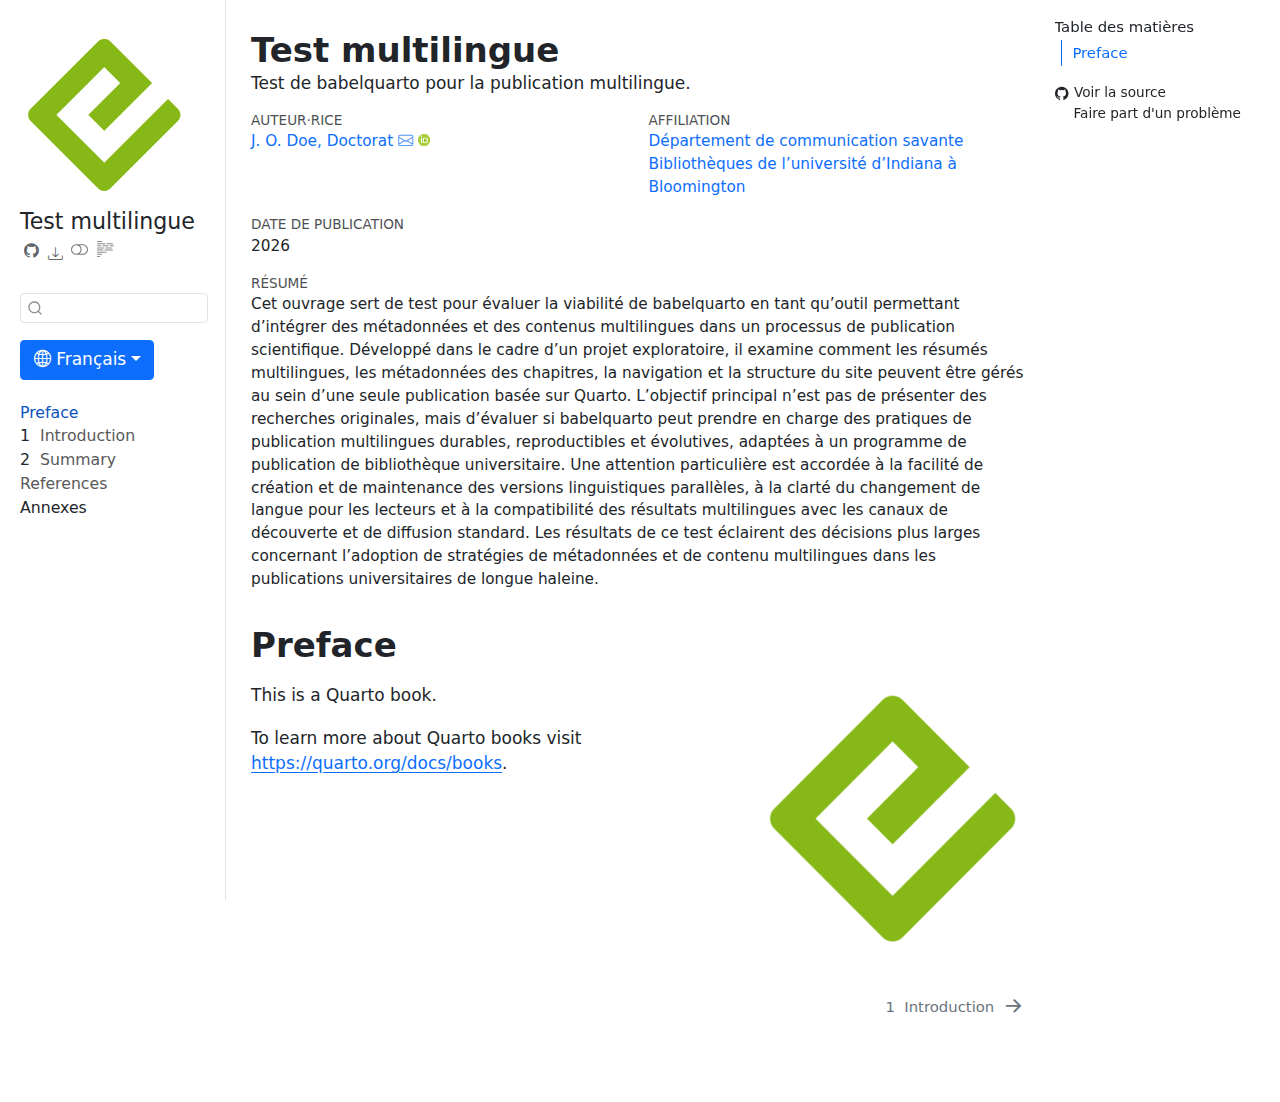
<file: docs/fr/index.fr.html>
<!DOCTYPE html>
<html xmlns="http://www.w3.org/1999/xhtml" lang="fr" xml:lang="fr">
<head>
<link rel="alternate" hreflang="en" href="https://iulibscholcomm.github.io/multilingual_test/index.html" />
<link rel="alternate" hreflang="es" href="https://iulibscholcomm.github.io/multilingual_test/es/index.es.html" />
<link rel="alternate" hreflang="fr" href="https://iulibscholcomm.github.io/multilingual_test/fr/index.fr.html" />
<meta http-equiv="Content-Type" content="text/html; charset=UTF-8">
<meta charset="utf-8">
<meta name="generator" content="quarto-1.9.17">
<meta name="viewport" content="width=device-width, initial-scale=1.0, user-scalable=yes">
<meta name="author" content="J. O. Doe">
<meta name="dcterms.date" content="2026-01-01">
<meta name="description" content="Test de babelquarto pour la publication multilingue.">
<title>Test multilingue</title>
<style>
/* Default styles provided by pandoc.
** See https://pandoc.org/MANUAL.html#variables-for-html for config info.
*/
code{white-space: pre-wrap;}
span.smallcaps{font-variant: small-caps;}
div.columns{display: flex; gap: min(4vw, 1.5em);}
div.column{flex: auto; overflow-x: auto;}
div.hanging-indent{margin-left: 1.5em; text-indent: -1.5em;}
ul.task-list{list-style: none;}
ul.task-list li input[type="checkbox"] {
  width: 0.8em;
  margin: 0 0.8em 0.2em -1em; /* quarto-specific, see https://github.com/quarto-dev/quarto-cli/issues/4556 */ 
  vertical-align: middle;
}
</style>
<script src="site_libs/quarto-nav/quarto-nav.js"></script><script src="site_libs/clipboard/clipboard.min.js"></script><script src="site_libs/quarto-search/autocomplete.umd.js"></script><script src="site_libs/quarto-search/fuse.min.js"></script><script src="site_libs/quarto-search/quarto-search.js"></script><meta name="quarto:offset" content="./">
<link href="./intro.fr.html" rel="next">
<link href="./cover.png" rel="icon" type="image/png">
<script src="site_libs/quarto-html/quarto.js" type="module"></script><script src="site_libs/quarto-html/tabsets/tabsets.js" type="module"></script><script src="site_libs/quarto-html/axe/axe-check.js" type="module"></script><script src="site_libs/quarto-html/popper.min.js"></script><script src="site_libs/quarto-html/tippy.umd.min.js"></script><script src="site_libs/quarto-html/anchor.min.js"></script><link href="site_libs/quarto-html/tippy.css" rel="stylesheet">
<link href="site_libs/quarto-html/quarto-syntax-highlighting-ce4278342a015d016477ed09bce942c5.css" rel="stylesheet" class="quarto-color-scheme" id="quarto-text-highlighting-styles">
<link href="site_libs/quarto-html/quarto-syntax-highlighting-dark-dcd9e8c573452b099f942d625f6f4e16.css" rel="stylesheet" class="quarto-color-scheme quarto-color-alternate" id="quarto-text-highlighting-styles">
<link href="site_libs/quarto-html/quarto-syntax-highlighting-ce4278342a015d016477ed09bce942c5.css" rel="stylesheet" class="quarto-color-scheme-extra" id="quarto-text-highlighting-styles">
<script src="site_libs/bootstrap/bootstrap.min.js"></script><link href="site_libs/bootstrap/bootstrap-icons.css" rel="stylesheet">
<link href="site_libs/bootstrap/bootstrap-f17fcda33090d97c81a7f1d8bd68a544.min.css" rel="stylesheet" append-hash="true" class="quarto-color-scheme" id="quarto-bootstrap" data-mode="light">
<link href="site_libs/bootstrap/bootstrap-dark-70adec317e133aed7e03f42d3fa70e08.min.css" rel="stylesheet" append-hash="true" class="quarto-color-scheme quarto-color-alternate" id="quarto-bootstrap" data-mode="dark">
<link href="site_libs/bootstrap/bootstrap-f17fcda33090d97c81a7f1d8bd68a544.min.css" rel="stylesheet" append-hash="true" class="quarto-color-scheme-extra" id="quarto-bootstrap" data-mode="light">
<script id="quarto-search-options" type="application/json">{
  "location": "sidebar",
  "copy-button": true,
  "collapse-after": 3,
  "panel-placement": "start",
  "type": "textbox",
  "limit": 50,
  "keyboard-shortcut": [
    "f",
    "/",
    "s"
  ],
  "show-item-context": true,
  "language": {
    "search-no-results-text": "Pas de résultats",
    "search-matching-documents-text": "documents trouvés",
    "search-copy-link-title": "Copier le lien vers la recherche",
    "search-hide-matches-text": "Cacher les correspondances additionnelles",
    "search-more-match-text": "correspondance de plus dans ce document",
    "search-more-matches-text": "correspondances de plus dans ce document",
    "search-clear-button-title": "Effacer",
    "search-text-placeholder": "",
    "search-detached-cancel-button-title": "Annuler",
    "search-submit-button-title": "Envoyer",
    "search-label": "Recherche"
  }
}</script><meta property="og:title" content="Test multilingue">
<meta property="og:description" content="Test de babelquarto pour la publication multilingue.">
<meta property="og:image" content="https://iulibscholcomm.github.io/multilingual_test/fr/cover.png">
<meta property="og:site_name" content="Test multilingue">
<meta property="og:image:alt" content="Cover image for the multilingual_test book">
<meta property="og:image:height" content="1185">
<meta property="og:image:width" content="1196">
<meta name="twitter:title" content="Test multilingue">
<meta name="twitter:description" content="Test de babelquarto pour la publication multilingue.">
<meta name="twitter:image" content="https://iulibscholcomm.github.io/multilingual_test/fr/cover.png">
<meta name="twitter:image:alt" content="Cover image for the multilingual_test book">
<meta name="twitter:image-height" content="1185">
<meta name="twitter:image-width" content="1196">
<meta name="twitter:card" content="summary_large_image">
</head>
<body class="nav-sidebar docked quarto-light">
<script id="quarto-html-before-body" type="application/javascript">
    const toggleBodyColorMode = (bsSheetEl) => {
      const mode = bsSheetEl.getAttribute("data-mode");
      const bodyEl = window.document.querySelector("body");
      if (mode === "dark") {
        bodyEl.classList.add("quarto-dark");
        bodyEl.classList.remove("quarto-light");
      } else {
        bodyEl.classList.add("quarto-light");
        bodyEl.classList.remove("quarto-dark");
      }
    }
    const toggleBodyColorPrimary = () => {
      const bsSheetEl = window.document.querySelector("link#quarto-bootstrap:not([rel=disabled-stylesheet])");
      if (bsSheetEl) {
        toggleBodyColorMode(bsSheetEl);
      }
    }
    const setColorSchemeToggle = (alternate) => {
      const toggles = window.document.querySelectorAll('.quarto-color-scheme-toggle');
      for (let i=0; i < toggles.length; i++) {
        const toggle = toggles[i];
        if (toggle) {
          if (alternate) {
            toggle.classList.add("alternate");
          } else {
            toggle.classList.remove("alternate");
          }
        }
      }
    };
    const toggleColorMode = (alternate) => {
      // Switch the stylesheets
      const primaryStylesheets = window.document.querySelectorAll('link.quarto-color-scheme:not(.quarto-color-alternate)');
      const alternateStylesheets = window.document.querySelectorAll('link.quarto-color-scheme.quarto-color-alternate');
      manageTransitions('#quarto-margin-sidebar .nav-link', false);
      if (alternate) {
        // note: dark is layered on light, we don't disable primary!
        enableStylesheet(alternateStylesheets);
        for (const sheetNode of alternateStylesheets) {
          if (sheetNode.id === "quarto-bootstrap") {
            toggleBodyColorMode(sheetNode);
          }
        }
      } else {
        disableStylesheet(alternateStylesheets);
        enableStylesheet(primaryStylesheets)
        toggleBodyColorPrimary();
      }
      manageTransitions('#quarto-margin-sidebar .nav-link', true);
      // Switch the toggles
      setColorSchemeToggle(alternate)
      // Hack to workaround the fact that safari doesn't
      // properly recolor the scrollbar when toggling (#1455)
      if (navigator.userAgent.indexOf('Safari') > 0 && navigator.userAgent.indexOf('Chrome') == -1) {
        manageTransitions("body", false);
        window.scrollTo(0, 1);
        setTimeout(() => {
          window.scrollTo(0, 0);
          manageTransitions("body", true);
        }, 40);
      }
    }
    const disableStylesheet = (stylesheets) => {
      for (let i=0; i < stylesheets.length; i++) {
        const stylesheet = stylesheets[i];
        stylesheet.rel = 'disabled-stylesheet';
      }
    }
    const enableStylesheet = (stylesheets) => {
      for (let i=0; i < stylesheets.length; i++) {
        const stylesheet = stylesheets[i];
        if(stylesheet.rel !== 'stylesheet') { // for Chrome, which will still FOUC without this check
          stylesheet.rel = 'stylesheet';
        }
      }
    }
    const manageTransitions = (selector, allowTransitions) => {
      const els = window.document.querySelectorAll(selector);
      for (let i=0; i < els.length; i++) {
        const el = els[i];
        if (allowTransitions) {
          el.classList.remove('notransition');
        } else {
          el.classList.add('notransition');
        }
      }
    }
    const isFileUrl = () => {
      return window.location.protocol === 'file:';
    }
    const hasAlternateSentinel = () => {
      let styleSentinel = getColorSchemeSentinel();
      if (styleSentinel !== null) {
        return styleSentinel === "alternate";
      } else {
        return false;
      }
    }
    const setStyleSentinel = (alternate) => {
      const value = alternate ? "alternate" : "default";
      if (!isFileUrl()) {
        window.localStorage.setItem("quarto-color-scheme", value);
      } else {
        localAlternateSentinel = value;
      }
    }
    const getColorSchemeSentinel = () => {
      if (!isFileUrl()) {
        const storageValue = window.localStorage.getItem("quarto-color-scheme");
        return storageValue != null ? storageValue : localAlternateSentinel;
      } else {
        return localAlternateSentinel;
      }
    }
    const toggleGiscusIfUsed = (isAlternate, darkModeDefault) => {
      const baseTheme = document.querySelector('#giscus-base-theme')?.value ?? 'light';
      const alternateTheme = document.querySelector('#giscus-alt-theme')?.value ?? 'dark';
      let newTheme = '';
      if(authorPrefersDark) {
        newTheme = isAlternate ? baseTheme : alternateTheme;
      } else {
        newTheme = isAlternate ? alternateTheme : baseTheme;
      }
      const changeGiscusTheme = () => {
        // From: https://github.com/giscus/giscus/issues/336
        const sendMessage = (message) => {
          const iframe = document.querySelector('iframe.giscus-frame');
          if (!iframe) return;
          iframe.contentWindow.postMessage({ giscus: message }, 'https://giscus.app');
        }
        sendMessage({
          setConfig: {
            theme: newTheme
          }
        });
      }
      const isGiscussLoaded = window.document.querySelector('iframe.giscus-frame') !== null;
      if (isGiscussLoaded) {
        changeGiscusTheme();
      }
    };
    const authorPrefersDark = false;
    const darkModeDefault = authorPrefersDark;
      document.querySelector('link#quarto-text-highlighting-styles.quarto-color-scheme-extra').rel = 'disabled-stylesheet';
      document.querySelector('link#quarto-bootstrap.quarto-color-scheme-extra').rel = 'disabled-stylesheet';
    let localAlternateSentinel = darkModeDefault ? 'alternate' : 'default';
    // Dark / light mode switch
    window.quartoToggleColorScheme = () => {
      // Read the current dark / light value
      let toAlternate = !hasAlternateSentinel();
      toggleColorMode(toAlternate);
      setStyleSentinel(toAlternate);
      toggleGiscusIfUsed(toAlternate, darkModeDefault);
      window.dispatchEvent(new Event('resize'));
    };
    // Switch to dark mode if need be
    if (hasAlternateSentinel()) {
      toggleColorMode(true);
    } else {
      toggleColorMode(false);
    }
  </script><div id="quarto-search-results"></div>
  <header id="quarto-header" class="headroom fixed-top"><nav class="quarto-secondary-nav"><div class="container-fluid d-flex">
      <button type="button" class="quarto-btn-toggle btn" data-bs-toggle="collapse" role="button" data-bs-target=".quarto-sidebar-collapse-item" aria-controls="quarto-sidebar" aria-expanded="false" aria-label="Basculer la barre latérale" onclick="if (window.quartoToggleHeadroom) { window.quartoToggleHeadroom(); }">
        <i class="bi bi-layout-text-sidebar-reverse"></i>
      </button>
        <nav class="quarto-page-breadcrumbs" aria-label="breadcrumb"><ol class="breadcrumb"><li class="breadcrumb-item"><a href="./index.fr.html">Preface</a></li></ol></nav><a class="flex-grow-1" role="navigation" data-bs-toggle="collapse" data-bs-target=".quarto-sidebar-collapse-item" aria-controls="quarto-sidebar" aria-expanded="false" aria-label="Basculer la barre latérale" onclick="if (window.quartoToggleHeadroom) { window.quartoToggleHeadroom(); }">      
        </a>
      <button type="button" class="btn quarto-search-button" aria-label="Recherche" onclick="window.quartoOpenSearch();">
        <i class="bi bi-search"></i>
      </button>
    </div>
  </nav></header><!-- content --><div id="quarto-content" class="quarto-container page-columns page-rows-contents page-layout-article">
<!-- sidebar -->
  <nav id="quarto-sidebar" class="sidebar collapse collapse-horizontal quarto-sidebar-collapse-item sidebar-navigation docked overflow-auto"><div class="pt-lg-2 mt-2 text-left sidebar-header sidebar-header-stacked">
      <a href="./index.html" class="sidebar-logo-link">
      <img src="./cover.png" alt="Cover image for the multilingual_test book" class="sidebar-logo light-content py-0 d-lg-inline d-none"><img src="./cover.png" alt="Cover image for the multilingual_test book" class="sidebar-logo dark-content py-0 d-lg-inline d-none"></a>
    <div class="sidebar-title mb-0 py-0">
      <a href="./">Test multilingue</a> 
        <div class="sidebar-tools-main tools-wide">
    <a href="https://github.com/IULibScholComm/multilingual_test" title="Code source" class="quarto-navigation-tool px-1" aria-label="Code source"><i class="bi bi-github"></i></a>
    <div class="dropdown">
      <a href="" title="Download" id="quarto-navigation-tool-dropdown-0" class="quarto-navigation-tool dropdown-toggle px-1" data-bs-toggle="dropdown" aria-expanded="false" role="link" aria-label="Download"><i class="bi bi-download"></i></a>
      <ul class="dropdown-menu" aria-labelledby="quarto-navigation-tool-dropdown-0">
<li>
            <a class="dropdown-item sidebar-tools-main-item" href="./Test-multilingue.pdf">
              <i class="bi bi-file-pdf pe-1"></i>
            Download PDF
            </a>
          </li>
          <li>
            <a class="dropdown-item sidebar-tools-main-item" href="./Test-multilingue.epub">
              <i class="bi bi-journal pe-1"></i>
            Download ePub
            </a>
          </li>
      </ul>
</div>
  <a href="" class="quarto-color-scheme-toggle quarto-navigation-tool  px-1" onclick="window.quartoToggleColorScheme(); return false;" title="Basculer le mode sombre"><i class="bi"></i></a>
  <a href="" class="quarto-reader-toggle quarto-navigation-tool px-1" onclick="window.quartoToggleReader(); return false;" title="Basculer en mode lecteur">
  <div class="quarto-reader-toggle-btn">
  <i class="bi"></i>
  </div>
</a>
</div>
    </div>
      </div>
        <div class="mt-2 flex-shrink-0 align-items-center">
        <div class="sidebar-search">
        <div id="quarto-search" class="" title="Recherche"></div>
        </div>
        </div>
    <div class="dropdown" id="languages-links-parent">
<button class="btn btn-primary dropdown-toggle babelquarto-languages-button" type="button" data-bs-toggle="dropdown" aria-expanded="false" id="languages-button"><i class="bi bi-globe2"></i> Français</button><ul class="dropdown-menu" id="languages-links">
<li><a class="dropdown-item" href="https://iulibscholcomm.github.io/multilingual_test/es/index.es.html" id="language-link-es">Español</a></li>
<li><a class="dropdown-item" href="https://iulibscholcomm.github.io/multilingual_test/index.html" id="language-link-en">English</a></li>
</ul>
</div>
<div class="sidebar-menu-container"> 
    <ul class="list-unstyled mt-1">
<li class="sidebar-item">
  <div class="sidebar-item-container"> 
  <a href="./index.fr.html" class="sidebar-item-text sidebar-link active">
 <span class="menu-text">Preface</span></a>
  </div>
</li>
        <li class="sidebar-item">
  <div class="sidebar-item-container"> 
  <a href="./intro.fr.html" class="sidebar-item-text sidebar-link">
 <span class="menu-text"><span class="chapter-number">1</span>  <span class="chapter-title">Introduction</span></span></a>
  </div>
</li>
        <li class="sidebar-item">
  <div class="sidebar-item-container"> 
  <a href="./summary.fr.html" class="sidebar-item-text sidebar-link">
 <span class="menu-text"><span class="chapter-number">2</span>  <span class="chapter-title">Summary</span></span></a>
  </div>
</li>
        <li class="sidebar-item">
  <div class="sidebar-item-container"> 
  <a href="./references.fr.html" class="sidebar-item-text sidebar-link">
 <span class="menu-text">References</span></a>
  </div>
</li>
        <li class="sidebar-item sidebar-item-section">
      <span class="sidebar-item-text sidebar-link text-start">
 <span class="menu-text">Annexes</span></span>
  </li>
    </ul>
</div>
</nav><div id="quarto-sidebar-glass" class="quarto-sidebar-collapse-item" data-bs-toggle="collapse" data-bs-target=".quarto-sidebar-collapse-item"></div>
<!-- margin-sidebar -->
    <div id="quarto-margin-sidebar" class="sidebar margin-sidebar">
        <nav id="TOC" role="doc-toc" class="toc-active"><h2 id="toc-title">Table des matières</h2>
   
  <ul>
<li><a href="#preface" id="toc-preface" class="nav-link active" data-scroll-target="#preface">Preface</a></li>
  </ul>
<div class="toc-actions"><ul>
<li><a href="https://github.com/IULibScholComm/multilingual_test/blob/main/index.fr.qmd" class="toc-action"><i class="bi bi-github"></i>Voir la source</a></li>
<li><a href="https://github.com/IULibScholComm/multilingual_test/issues" class="toc-action"><i class="bi empty"></i>Faire part d'un problème</a></li>
</ul></div></nav>
</div>
<!-- main -->
<main class="content" id="quarto-document-content"><header id="title-block-header" class="quarto-title-block default"><div class="quarto-title">
<h1 class="title">Test multilingue</h1>
</div>

<div>
  <div class="description">
    Test de babelquarto pour la publication multilingue.
  </div>
</div>

<div class="quarto-title-meta-author">
  <div class="quarto-title-meta-heading">Auteur·rice</div>
  <div class="quarto-title-meta-heading">Affiliation</div>
  
    <div class="quarto-title-meta-contents">
    <p class="author"><a href="https://libraries.indiana.edu/scholarly-communication">J. O. Doe, Doctorat</a> <a href="mailto:iusw@iu.edu" class="quarto-title-author-email"><i class="bi bi-envelope"></i></a> <a href="https://orcid.org/0009-0000-0000-0000" class="quarto-title-author-orcid"> <img src="[data-uri]"></a></p>
  </div>
  <div class="quarto-title-meta-contents">
        <p class="affiliation">
            <a href="https://libraries.indiana.edu/scholarly-communication">
            Département de communication savante<br>
            Bibliothèques de l’université d’Indiana à Bloomington
            </a>
          </p>
      </div>
  </div>

<div class="quarto-title-meta">

      
    <div>
    <div class="quarto-title-meta-heading">Date de publication</div>
    <div class="quarto-title-meta-contents">
      <p class="date">2026</p>
    </div>
  </div>
  
    
  </div>
  
<div>
  <div class="abstract">
    <div class="block-title">Résumé</div>
    <p>Cet ouvrage sert de test pour évaluer la viabilité de babelquarto en tant qu’outil permettant d’intégrer des métadonnées et des contenus multilingues dans un processus de publication scientifique. Développé dans le cadre d’un projet exploratoire, il examine comment les résumés multilingues, les métadonnées des chapitres, la navigation et la structure du site peuvent être gérés au sein d’une seule publication basée sur Quarto. L’objectif principal n’est pas de présenter des recherches originales, mais d’évaluer si babelquarto peut prendre en charge des pratiques de publication multilingues durables, reproductibles et évolutives, adaptées à un programme de publication de bibliothèque universitaire. Une attention particulière est accordée à la facilité de création et de maintenance des versions linguistiques parallèles, à la clarté du changement de langue pour les lecteurs et à la compatibilité des résultats multilingues avec les canaux de découverte et de diffusion standard. Les résultats de ce test éclairent des décisions plus larges concernant l’adoption de stratégies de métadonnées et de contenu multilingues dans les publications universitaires de longue haleine.</p>
  </div>
</div>


</header><section id="preface" class="level1 unnumbered"><h1 class="unnumbered">Preface</h1>
<p><img src="cover.png" title="Test multilingue" class="quarto-cover-image nolightbox img-fluid" alt="Cover image for the multilingual_test book"></p>
<p>This is a Quarto book.</p>
<p>To learn more about Quarto books visit <a href="https://quarto.org/docs/books" class="uri">https://quarto.org/docs/books</a>.</p>


</section></main><!-- /main --><script id="quarto-html-after-body" type="application/javascript">
  window.document.addEventListener("DOMContentLoaded", function (event) {
    // Ensure there is a toggle, if there isn't float one in the top right
    if (window.document.querySelector('.quarto-color-scheme-toggle') === null) {
      const a = window.document.createElement('a');
      a.classList.add('top-right');
      a.classList.add('quarto-color-scheme-toggle');
      a.href = "";
      a.onclick = function() { try { window.quartoToggleColorScheme(); } catch {} return false; };
      const i = window.document.createElement("i");
      i.classList.add('bi');
      a.appendChild(i);
      window.document.body.appendChild(a);
    }
    setColorSchemeToggle(hasAlternateSentinel())
    const icon = "";
    const anchorJS = new window.AnchorJS();
    anchorJS.options = {
      placement: 'right',
      icon: icon
    };
    anchorJS.add('.anchored');
    const isCodeAnnotation = (el) => {
      for (const clz of el.classList) {
        if (clz.startsWith('code-annotation-')) {                     
          return true;
        }
      }
      return false;
    }
    const onCopySuccess = function(e) {
      // button target
      const button = e.trigger;
      // don't keep focus
      button.blur();
      // flash "checked"
      button.classList.add('code-copy-button-checked');
      var currentTitle = button.getAttribute("title");
      button.setAttribute("title", "Copié");
      let tooltip;
      if (window.bootstrap) {
        button.setAttribute("data-bs-toggle", "tooltip");
        button.setAttribute("data-bs-placement", "left");
        button.setAttribute("data-bs-title", "Copié");
        tooltip = new bootstrap.Tooltip(button, 
          { trigger: "manual", 
            customClass: "code-copy-button-tooltip",
            offset: [0, -8]});
        tooltip.show();    
      }
      setTimeout(function() {
        if (tooltip) {
          tooltip.hide();
          button.removeAttribute("data-bs-title");
          button.removeAttribute("data-bs-toggle");
          button.removeAttribute("data-bs-placement");
        }
        button.setAttribute("title", currentTitle);
        button.classList.remove('code-copy-button-checked');
      }, 1000);
      // clear code selection
      e.clearSelection();
    }
    const getTextToCopy = function(trigger) {
      const outerScaffold = trigger.parentElement.cloneNode(true);
      const codeEl = outerScaffold.querySelector('code');
      for (const childEl of codeEl.children) {
        if (isCodeAnnotation(childEl)) {
          childEl.remove();
        }
      }
      return codeEl.innerText;
    }
    const clipboard = new window.ClipboardJS('.code-copy-button:not([data-in-quarto-modal])', {
      text: getTextToCopy
    });
    clipboard.on('success', onCopySuccess);
    if (window.document.getElementById('quarto-embedded-source-code-modal')) {
      const clipboardModal = new window.ClipboardJS('.code-copy-button[data-in-quarto-modal]', {
        text: getTextToCopy,
        container: window.document.getElementById('quarto-embedded-source-code-modal')
      });
      clipboardModal.on('success', onCopySuccess);
    }
      var localhostRegex = new RegExp(/^(?:http|https):\/\/localhost\:?[0-9]*\//);
      var mailtoRegex = new RegExp(/^mailto:/);
        var filterRegex = new RegExp("https:\/\/iulibscholcomm\.github\.io\/multilingual_test\/fr");
      var isInternal = (href) => {
          return filterRegex.test(href) || localhostRegex.test(href) || mailtoRegex.test(href);
      }
      // Inspect non-navigation links and adorn them if external
     var links = window.document.querySelectorAll('a[href]:not(.nav-link):not(.navbar-brand):not(.toc-action):not(.sidebar-link):not(.sidebar-item-toggle):not(.pagination-link):not(.no-external):not([aria-hidden]):not(.dropdown-item):not(.quarto-navigation-tool):not(.about-link)');
      for (var i=0; i<links.length; i++) {
        const link = links[i];
        if (!isInternal(link.href)) {
          // undo the damage that might have been done by quarto-nav.js in the case of
          // links that we want to consider external
          if (link.dataset.originalHref !== undefined) {
            link.href = link.dataset.originalHref;
          }
        }
      }
    function tippyHover(el, contentFn, onTriggerFn, onUntriggerFn) {
      const config = {
        allowHTML: true,
        maxWidth: 500,
        delay: 100,
        arrow: false,
        appendTo: function(el) {
            return el.parentElement;
        },
        interactive: true,
        interactiveBorder: 10,
        theme: 'quarto',
        placement: 'bottom-start',
      };
      if (contentFn) {
        config.content = contentFn;
      }
      if (onTriggerFn) {
        config.onTrigger = onTriggerFn;
      }
      if (onUntriggerFn) {
        config.onUntrigger = onUntriggerFn;
      }
      window.tippy(el, config); 
    }
    const noterefs = window.document.querySelectorAll('a[role="doc-noteref"]');
    for (var i=0; i<noterefs.length; i++) {
      const ref = noterefs[i];
      tippyHover(ref, function() {
        // use id or data attribute instead here
        let href = ref.getAttribute('data-footnote-href') || ref.getAttribute('href');
        try { href = new URL(href).hash; } catch {}
        const id = href.replace(/^#\/?/, "");
        const note = window.document.getElementById(id);
        if (note) {
          return note.innerHTML;
        } else {
          return "";
        }
      });
    }
    const xrefs = window.document.querySelectorAll('a.quarto-xref');
    const processXRef = (id, note) => {
      // Strip column container classes
      const stripColumnClz = (el) => {
        el.classList.remove("page-full", "page-columns");
        if (el.children) {
          for (const child of el.children) {
            stripColumnClz(child);
          }
        }
      }
      stripColumnClz(note)
      if (id === null || id.startsWith('sec-')) {
        // Special case sections, only their first couple elements
        const container = document.createElement("div");
        if (note.children && note.children.length > 2) {
          container.appendChild(note.children[0].cloneNode(true));
          for (let i = 1; i < note.children.length; i++) {
            const child = note.children[i];
            if (child.tagName === "P" && child.innerText === "") {
              continue;
            } else {
              container.appendChild(child.cloneNode(true));
              break;
            }
          }
          if (window.Quarto?.typesetMath) {
            window.Quarto.typesetMath(container);
          }
          return container.innerHTML
        } else {
          if (window.Quarto?.typesetMath) {
            window.Quarto.typesetMath(note);
          }
          return note.innerHTML;
        }
      } else {
        // Remove any anchor links if they are present
        const anchorLink = note.querySelector('a.anchorjs-link');
        if (anchorLink) {
          anchorLink.remove();
        }
        if (window.Quarto?.typesetMath) {
          window.Quarto.typesetMath(note);
        }
        if (note.classList.contains("callout")) {
          return note.outerHTML;
        } else {
          return note.innerHTML;
        }
      }
    }
    for (var i=0; i<xrefs.length; i++) {
      const xref = xrefs[i];
      tippyHover(xref, undefined, function(instance) {
        instance.disable();
        let url = xref.getAttribute('href');
        let hash = undefined; 
        if (url.startsWith('#')) {
          hash = url;
        } else {
          try { hash = new URL(url).hash; } catch {}
        }
        if (hash) {
          const id = hash.replace(/^#\/?/, "");
          const note = window.document.getElementById(id);
          if (note !== null) {
            try {
              const html = processXRef(id, note.cloneNode(true));
              instance.setContent(html);
            } finally {
              instance.enable();
              instance.show();
            }
          } else {
            // See if we can fetch this
            fetch(url.split('#')[0])
            .then(res => res.text())
            .then(html => {
              const parser = new DOMParser();
              const htmlDoc = parser.parseFromString(html, "text/html");
              const note = htmlDoc.getElementById(id);
              if (note !== null) {
                const html = processXRef(id, note);
                instance.setContent(html);
              } 
            }).finally(() => {
              instance.enable();
              instance.show();
            });
          }
        } else {
          // See if we can fetch a full url (with no hash to target)
          // This is a special case and we should probably do some content thinning / targeting
          fetch(url)
          .then(res => res.text())
          .then(html => {
            const parser = new DOMParser();
            const htmlDoc = parser.parseFromString(html, "text/html");
            const note = htmlDoc.querySelector('main.content');
            if (note !== null) {
              // This should only happen for chapter cross references
              // (since there is no id in the URL)
              // remove the first header
              if (note.children.length > 0 && note.children[0].tagName === "HEADER") {
                note.children[0].remove();
              }
              const html = processXRef(null, note);
              instance.setContent(html);
            } 
          }).finally(() => {
            instance.enable();
            instance.show();
          });
        }
      }, function(instance) {
      });
    }
        let selectedAnnoteEl;
        const selectorForAnnotation = ( cell, annotation) => {
          let cellAttr = 'data-code-cell="' + cell + '"';
          let lineAttr = 'data-code-annotation="' +  annotation + '"';
          const selector = 'span[' + cellAttr + '][' + lineAttr + ']';
          return selector;
        }
        const selectCodeLines = (annoteEl) => {
          const doc = window.document;
          const targetCell = annoteEl.getAttribute("data-target-cell");
          const targetAnnotation = annoteEl.getAttribute("data-target-annotation");
          const annoteSpan = window.document.querySelector(selectorForAnnotation(targetCell, targetAnnotation));
          const lines = annoteSpan.getAttribute("data-code-lines").split(",");
          const lineIds = lines.map((line) => {
            return targetCell + "-" + line;
          })
          let top = null;
          let height = null;
          let parent = null;
          if (lineIds.length > 0) {
              //compute the position of the single el (top and bottom and make a div)
              const el = window.document.getElementById(lineIds[0]);
              top = el.offsetTop;
              height = el.offsetHeight;
              parent = el.parentElement.parentElement;
            if (lineIds.length > 1) {
              const lastEl = window.document.getElementById(lineIds[lineIds.length - 1]);
              const bottom = lastEl.offsetTop + lastEl.offsetHeight;
              height = bottom - top;
            }
            if (top !== null && height !== null && parent !== null) {
              // cook up a div (if necessary) and position it 
              let div = window.document.getElementById("code-annotation-line-highlight");
              if (div === null) {
                div = window.document.createElement("div");
                div.setAttribute("id", "code-annotation-line-highlight");
                div.style.position = 'absolute';
                parent.appendChild(div);
              }
              div.style.top = top - 2 + "px";
              div.style.height = height + 4 + "px";
              div.style.left = 0;
              let gutterDiv = window.document.getElementById("code-annotation-line-highlight-gutter");
              if (gutterDiv === null) {
                gutterDiv = window.document.createElement("div");
                gutterDiv.setAttribute("id", "code-annotation-line-highlight-gutter");
                gutterDiv.style.position = 'absolute';
                const codeCell = window.document.getElementById(targetCell);
                const gutter = codeCell.querySelector('.code-annotation-gutter');
                gutter.appendChild(gutterDiv);
              }
              gutterDiv.style.top = top - 2 + "px";
              gutterDiv.style.height = height + 4 + "px";
            }
            selectedAnnoteEl = annoteEl;
          }
        };
        const unselectCodeLines = () => {
          const elementsIds = ["code-annotation-line-highlight", "code-annotation-line-highlight-gutter"];
          elementsIds.forEach((elId) => {
            const div = window.document.getElementById(elId);
            if (div) {
              div.remove();
            }
          });
          selectedAnnoteEl = undefined;
        };
          // Handle positioning of the toggle
      window.addEventListener(
        "resize",
        throttle(() => {
          elRect = undefined;
          if (selectedAnnoteEl) {
            selectCodeLines(selectedAnnoteEl);
          }
        }, 10)
      );
      function throttle(fn, ms) {
      let throttle = false;
      let timer;
        return (...args) => {
          if(!throttle) { // first call gets through
              fn.apply(this, args);
              throttle = true;
          } else { // all the others get throttled
              if(timer) clearTimeout(timer); // cancel #2
              timer = setTimeout(() => {
                fn.apply(this, args);
                timer = throttle = false;
              }, ms);
          }
        };
      }
        // Attach click handler to the DT
        const annoteDls = window.document.querySelectorAll('dt[data-target-cell]');
        for (const annoteDlNode of annoteDls) {
          annoteDlNode.addEventListener('click', (event) => {
            const clickedEl = event.target;
            if (clickedEl !== selectedAnnoteEl) {
              unselectCodeLines();
              const activeEl = window.document.querySelector('dt[data-target-cell].code-annotation-active');
              if (activeEl) {
                activeEl.classList.remove('code-annotation-active');
              }
              selectCodeLines(clickedEl);
              clickedEl.classList.add('code-annotation-active');
            } else {
              // Unselect the line
              unselectCodeLines();
              clickedEl.classList.remove('code-annotation-active');
            }
          });
        }
    const findCites = (el) => {
      const parentEl = el.parentElement;
      if (parentEl) {
        const cites = parentEl.dataset.cites;
        if (cites) {
          return {
            el,
            cites: cites.split(' ')
          };
        } else {
          return findCites(el.parentElement)
        }
      } else {
        return undefined;
      }
    };
    var bibliorefs = window.document.querySelectorAll('a[role="doc-biblioref"]');
    for (var i=0; i<bibliorefs.length; i++) {
      const ref = bibliorefs[i];
      const citeInfo = findCites(ref);
      if (citeInfo) {
        tippyHover(citeInfo.el, function() {
          var popup = window.document.createElement('div');
          citeInfo.cites.forEach(function(cite) {
            var citeDiv = window.document.createElement('div');
            citeDiv.classList.add('hanging-indent');
            citeDiv.classList.add('csl-entry');
            var biblioDiv = window.document.getElementById('ref-' + cite);
            if (biblioDiv) {
              citeDiv.innerHTML = biblioDiv.innerHTML;
            }
            popup.appendChild(citeDiv);
          });
          return popup.innerHTML;
        });
      }
    }
  });
  </script><nav class="page-navigation"><div class="nav-page nav-page-previous">
  </div>
  <div class="nav-page nav-page-next">
      <a href="./intro.fr.html" class="pagination-link" aria-label="Introduction">
        <span class="nav-page-text"><span class="chapter-number">1</span>  <span class="chapter-title">Introduction</span></span> <i class="bi bi-arrow-right-short"></i>
      </a>
  </div>
</nav>
</div> <!-- /content -->




<footer class="footer"><div class="nav-footer"><div class="nav-footer-center"><div class="toc-actions d-sm-block d-md-none"><ul>
<li><a href="https://github.com/IULibScholComm/multilingual_test/blob/main/index.fr.qmd" class="toc-action"><i class="bi bi-github"></i>Voir la source</a></li>
<li><a href="https://github.com/IULibScholComm/multilingual_test/issues" class="toc-action"><i class="bi empty"></i>Faire part d'un problème</a></li>
</ul></div></div></div></footer>
</body>
</html>
</file>
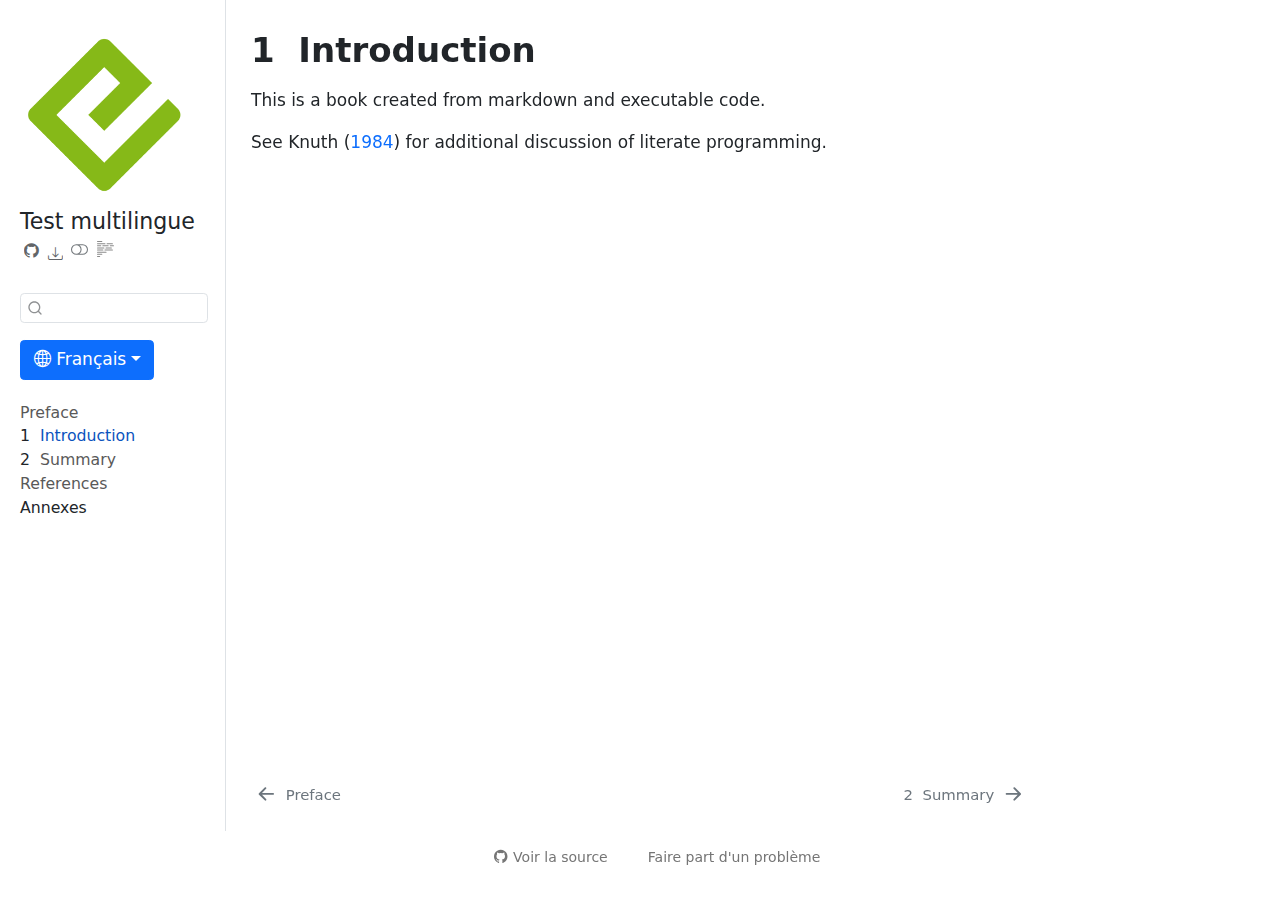
<file: docs/fr/intro.fr.html>
<!DOCTYPE html>
<html xmlns="http://www.w3.org/1999/xhtml" lang="fr" xml:lang="fr">
<head>
<link rel="alternate" hreflang="en" href="https://iulibscholcomm.github.io/multilingual_test/intro.html" />
<link rel="alternate" hreflang="es" href="https://iulibscholcomm.github.io/multilingual_test/es/intro.es.html" />
<link rel="alternate" hreflang="fr" href="https://iulibscholcomm.github.io/multilingual_test/fr/intro.fr.html" />
<meta http-equiv="Content-Type" content="text/html; charset=UTF-8">
<meta charset="utf-8">
<meta name="generator" content="quarto-1.9.17">
<meta name="viewport" content="width=device-width, initial-scale=1.0, user-scalable=yes">
<meta name="description" content="Test de babelquarto pour la publication multilingue.">
<title>1  Introduction – Test multilingue</title>
<style>
/* Default styles provided by pandoc.
** See https://pandoc.org/MANUAL.html#variables-for-html for config info.
*/
code{white-space: pre-wrap;}
span.smallcaps{font-variant: small-caps;}
div.columns{display: flex; gap: min(4vw, 1.5em);}
div.column{flex: auto; overflow-x: auto;}
div.hanging-indent{margin-left: 1.5em; text-indent: -1.5em;}
ul.task-list{list-style: none;}
ul.task-list li input[type="checkbox"] {
  width: 0.8em;
  margin: 0 0.8em 0.2em -1em; /* quarto-specific, see https://github.com/quarto-dev/quarto-cli/issues/4556 */ 
  vertical-align: middle;
}
/* CSS for citations */
div.csl-bib-body { }
div.csl-entry {
  clear: both;
}
.hanging-indent div.csl-entry {
  margin-left:2em;
  text-indent:-2em;
}
div.csl-left-margin {
  min-width:2em;
  float:left;
}
div.csl-right-inline {
  margin-left:2em;
  padding-left:1em;
}
div.csl-indent {
  margin-left: 2em;
}</style>
<script src="site_libs/quarto-nav/quarto-nav.js"></script><script src="site_libs/clipboard/clipboard.min.js"></script><script src="site_libs/quarto-search/autocomplete.umd.js"></script><script src="site_libs/quarto-search/fuse.min.js"></script><script src="site_libs/quarto-search/quarto-search.js"></script><meta name="quarto:offset" content="./">
<link href="./summary.fr.html" rel="next">
<link href="./index.fr.html" rel="prev">
<link href="./cover.png" rel="icon" type="image/png">
<script src="site_libs/quarto-html/quarto.js" type="module"></script><script src="site_libs/quarto-html/tabsets/tabsets.js" type="module"></script><script src="site_libs/quarto-html/axe/axe-check.js" type="module"></script><script src="site_libs/quarto-html/popper.min.js"></script><script src="site_libs/quarto-html/tippy.umd.min.js"></script><script src="site_libs/quarto-html/anchor.min.js"></script><link href="site_libs/quarto-html/tippy.css" rel="stylesheet">
<link href="site_libs/quarto-html/quarto-syntax-highlighting-ce4278342a015d016477ed09bce942c5.css" rel="stylesheet" class="quarto-color-scheme" id="quarto-text-highlighting-styles">
<link href="site_libs/quarto-html/quarto-syntax-highlighting-dark-dcd9e8c573452b099f942d625f6f4e16.css" rel="stylesheet" class="quarto-color-scheme quarto-color-alternate" id="quarto-text-highlighting-styles">
<link href="site_libs/quarto-html/quarto-syntax-highlighting-ce4278342a015d016477ed09bce942c5.css" rel="stylesheet" class="quarto-color-scheme-extra" id="quarto-text-highlighting-styles">
<script src="site_libs/bootstrap/bootstrap.min.js"></script><link href="site_libs/bootstrap/bootstrap-icons.css" rel="stylesheet">
<link href="site_libs/bootstrap/bootstrap-f17fcda33090d97c81a7f1d8bd68a544.min.css" rel="stylesheet" append-hash="true" class="quarto-color-scheme" id="quarto-bootstrap" data-mode="light">
<link href="site_libs/bootstrap/bootstrap-dark-70adec317e133aed7e03f42d3fa70e08.min.css" rel="stylesheet" append-hash="true" class="quarto-color-scheme quarto-color-alternate" id="quarto-bootstrap" data-mode="dark">
<link href="site_libs/bootstrap/bootstrap-f17fcda33090d97c81a7f1d8bd68a544.min.css" rel="stylesheet" append-hash="true" class="quarto-color-scheme-extra" id="quarto-bootstrap" data-mode="light">
<script id="quarto-search-options" type="application/json">{
  "location": "sidebar",
  "copy-button": true,
  "collapse-after": 3,
  "panel-placement": "start",
  "type": "textbox",
  "limit": 50,
  "keyboard-shortcut": [
    "f",
    "/",
    "s"
  ],
  "show-item-context": true,
  "language": {
    "search-no-results-text": "Pas de résultats",
    "search-matching-documents-text": "documents trouvés",
    "search-copy-link-title": "Copier le lien vers la recherche",
    "search-hide-matches-text": "Cacher les correspondances additionnelles",
    "search-more-match-text": "correspondance de plus dans ce document",
    "search-more-matches-text": "correspondances de plus dans ce document",
    "search-clear-button-title": "Effacer",
    "search-text-placeholder": "",
    "search-detached-cancel-button-title": "Annuler",
    "search-submit-button-title": "Envoyer",
    "search-label": "Recherche"
  }
}</script><meta property="og:title" content="1  Introduction – Test multilingue">
<meta property="og:description" content="Test de babelquarto pour la publication multilingue.">
<meta property="og:image" content="https://iulibscholcomm.github.io/multilingual_test/fr/cover.png">
<meta property="og:site_name" content="Test multilingue">
<meta property="og:image:alt" content="Cover image for the multilingual_test book">
<meta property="og:image:height" content="1185">
<meta property="og:image:width" content="1196">
<meta name="twitter:title" content="1  Introduction – Test multilingue">
<meta name="twitter:description" content="Test de babelquarto pour la publication multilingue.">
<meta name="twitter:image" content="https://iulibscholcomm.github.io/multilingual_test/fr/cover.png">
<meta name="twitter:image:alt" content="Cover image for the multilingual_test book">
<meta name="twitter:image-height" content="1185">
<meta name="twitter:image-width" content="1196">
<meta name="twitter:card" content="summary_large_image">
</head>
<body class="nav-sidebar docked quarto-light">
<script id="quarto-html-before-body" type="application/javascript">
    const toggleBodyColorMode = (bsSheetEl) => {
      const mode = bsSheetEl.getAttribute("data-mode");
      const bodyEl = window.document.querySelector("body");
      if (mode === "dark") {
        bodyEl.classList.add("quarto-dark");
        bodyEl.classList.remove("quarto-light");
      } else {
        bodyEl.classList.add("quarto-light");
        bodyEl.classList.remove("quarto-dark");
      }
    }
    const toggleBodyColorPrimary = () => {
      const bsSheetEl = window.document.querySelector("link#quarto-bootstrap:not([rel=disabled-stylesheet])");
      if (bsSheetEl) {
        toggleBodyColorMode(bsSheetEl);
      }
    }
    const setColorSchemeToggle = (alternate) => {
      const toggles = window.document.querySelectorAll('.quarto-color-scheme-toggle');
      for (let i=0; i < toggles.length; i++) {
        const toggle = toggles[i];
        if (toggle) {
          if (alternate) {
            toggle.classList.add("alternate");
          } else {
            toggle.classList.remove("alternate");
          }
        }
      }
    };
    const toggleColorMode = (alternate) => {
      // Switch the stylesheets
      const primaryStylesheets = window.document.querySelectorAll('link.quarto-color-scheme:not(.quarto-color-alternate)');
      const alternateStylesheets = window.document.querySelectorAll('link.quarto-color-scheme.quarto-color-alternate');
      manageTransitions('#quarto-margin-sidebar .nav-link', false);
      if (alternate) {
        // note: dark is layered on light, we don't disable primary!
        enableStylesheet(alternateStylesheets);
        for (const sheetNode of alternateStylesheets) {
          if (sheetNode.id === "quarto-bootstrap") {
            toggleBodyColorMode(sheetNode);
          }
        }
      } else {
        disableStylesheet(alternateStylesheets);
        enableStylesheet(primaryStylesheets)
        toggleBodyColorPrimary();
      }
      manageTransitions('#quarto-margin-sidebar .nav-link', true);
      // Switch the toggles
      setColorSchemeToggle(alternate)
      // Hack to workaround the fact that safari doesn't
      // properly recolor the scrollbar when toggling (#1455)
      if (navigator.userAgent.indexOf('Safari') > 0 && navigator.userAgent.indexOf('Chrome') == -1) {
        manageTransitions("body", false);
        window.scrollTo(0, 1);
        setTimeout(() => {
          window.scrollTo(0, 0);
          manageTransitions("body", true);
        }, 40);
      }
    }
    const disableStylesheet = (stylesheets) => {
      for (let i=0; i < stylesheets.length; i++) {
        const stylesheet = stylesheets[i];
        stylesheet.rel = 'disabled-stylesheet';
      }
    }
    const enableStylesheet = (stylesheets) => {
      for (let i=0; i < stylesheets.length; i++) {
        const stylesheet = stylesheets[i];
        if(stylesheet.rel !== 'stylesheet') { // for Chrome, which will still FOUC without this check
          stylesheet.rel = 'stylesheet';
        }
      }
    }
    const manageTransitions = (selector, allowTransitions) => {
      const els = window.document.querySelectorAll(selector);
      for (let i=0; i < els.length; i++) {
        const el = els[i];
        if (allowTransitions) {
          el.classList.remove('notransition');
        } else {
          el.classList.add('notransition');
        }
      }
    }
    const isFileUrl = () => {
      return window.location.protocol === 'file:';
    }
    const hasAlternateSentinel = () => {
      let styleSentinel = getColorSchemeSentinel();
      if (styleSentinel !== null) {
        return styleSentinel === "alternate";
      } else {
        return false;
      }
    }
    const setStyleSentinel = (alternate) => {
      const value = alternate ? "alternate" : "default";
      if (!isFileUrl()) {
        window.localStorage.setItem("quarto-color-scheme", value);
      } else {
        localAlternateSentinel = value;
      }
    }
    const getColorSchemeSentinel = () => {
      if (!isFileUrl()) {
        const storageValue = window.localStorage.getItem("quarto-color-scheme");
        return storageValue != null ? storageValue : localAlternateSentinel;
      } else {
        return localAlternateSentinel;
      }
    }
    const toggleGiscusIfUsed = (isAlternate, darkModeDefault) => {
      const baseTheme = document.querySelector('#giscus-base-theme')?.value ?? 'light';
      const alternateTheme = document.querySelector('#giscus-alt-theme')?.value ?? 'dark';
      let newTheme = '';
      if(authorPrefersDark) {
        newTheme = isAlternate ? baseTheme : alternateTheme;
      } else {
        newTheme = isAlternate ? alternateTheme : baseTheme;
      }
      const changeGiscusTheme = () => {
        // From: https://github.com/giscus/giscus/issues/336
        const sendMessage = (message) => {
          const iframe = document.querySelector('iframe.giscus-frame');
          if (!iframe) return;
          iframe.contentWindow.postMessage({ giscus: message }, 'https://giscus.app');
        }
        sendMessage({
          setConfig: {
            theme: newTheme
          }
        });
      }
      const isGiscussLoaded = window.document.querySelector('iframe.giscus-frame') !== null;
      if (isGiscussLoaded) {
        changeGiscusTheme();
      }
    };
    const authorPrefersDark = false;
    const darkModeDefault = authorPrefersDark;
      document.querySelector('link#quarto-text-highlighting-styles.quarto-color-scheme-extra').rel = 'disabled-stylesheet';
      document.querySelector('link#quarto-bootstrap.quarto-color-scheme-extra').rel = 'disabled-stylesheet';
    let localAlternateSentinel = darkModeDefault ? 'alternate' : 'default';
    // Dark / light mode switch
    window.quartoToggleColorScheme = () => {
      // Read the current dark / light value
      let toAlternate = !hasAlternateSentinel();
      toggleColorMode(toAlternate);
      setStyleSentinel(toAlternate);
      toggleGiscusIfUsed(toAlternate, darkModeDefault);
      window.dispatchEvent(new Event('resize'));
    };
    // Switch to dark mode if need be
    if (hasAlternateSentinel()) {
      toggleColorMode(true);
    } else {
      toggleColorMode(false);
    }
  </script><div id="quarto-search-results"></div>
  <header id="quarto-header" class="headroom fixed-top"><nav class="quarto-secondary-nav"><div class="container-fluid d-flex">
      <button type="button" class="quarto-btn-toggle btn" data-bs-toggle="collapse" role="button" data-bs-target=".quarto-sidebar-collapse-item" aria-controls="quarto-sidebar" aria-expanded="false" aria-label="Basculer la barre latérale" onclick="if (window.quartoToggleHeadroom) { window.quartoToggleHeadroom(); }">
        <i class="bi bi-layout-text-sidebar-reverse"></i>
      </button>
        <nav class="quarto-page-breadcrumbs" aria-label="breadcrumb"><ol class="breadcrumb"><li class="breadcrumb-item"><a href="./intro.fr.html"><span class="chapter-number">1</span>  <span class="chapter-title">Introduction</span></a></li></ol></nav><a class="flex-grow-1" role="navigation" data-bs-toggle="collapse" data-bs-target=".quarto-sidebar-collapse-item" aria-controls="quarto-sidebar" aria-expanded="false" aria-label="Basculer la barre latérale" onclick="if (window.quartoToggleHeadroom) { window.quartoToggleHeadroom(); }">      
        </a>
      <button type="button" class="btn quarto-search-button" aria-label="Recherche" onclick="window.quartoOpenSearch();">
        <i class="bi bi-search"></i>
      </button>
    </div>
  </nav></header><!-- content --><div id="quarto-content" class="quarto-container page-columns page-rows-contents page-layout-article">
<!-- sidebar -->
  <nav id="quarto-sidebar" class="sidebar collapse collapse-horizontal quarto-sidebar-collapse-item sidebar-navigation docked overflow-auto"><div class="pt-lg-2 mt-2 text-left sidebar-header sidebar-header-stacked">
      <a href="./index.html" class="sidebar-logo-link">
      <img src="./cover.png" alt="Cover image for the multilingual_test book" class="sidebar-logo light-content py-0 d-lg-inline d-none"><img src="./cover.png" alt="Cover image for the multilingual_test book" class="sidebar-logo dark-content py-0 d-lg-inline d-none"></a>
    <div class="sidebar-title mb-0 py-0">
      <a href="./">Test multilingue</a> 
        <div class="sidebar-tools-main tools-wide">
    <a href="https://github.com/IULibScholComm/multilingual_test" title="Code source" class="quarto-navigation-tool px-1" aria-label="Code source"><i class="bi bi-github"></i></a>
    <div class="dropdown">
      <a href="" title="Download" id="quarto-navigation-tool-dropdown-0" class="quarto-navigation-tool dropdown-toggle px-1" data-bs-toggle="dropdown" aria-expanded="false" role="link" aria-label="Download"><i class="bi bi-download"></i></a>
      <ul class="dropdown-menu" aria-labelledby="quarto-navigation-tool-dropdown-0">
<li>
            <a class="dropdown-item sidebar-tools-main-item" href="./Test-multilingue.pdf">
              <i class="bi bi-file-pdf pe-1"></i>
            Download PDF
            </a>
          </li>
          <li>
            <a class="dropdown-item sidebar-tools-main-item" href="./Test-multilingue.epub">
              <i class="bi bi-journal pe-1"></i>
            Download ePub
            </a>
          </li>
      </ul>
</div>
  <a href="" class="quarto-color-scheme-toggle quarto-navigation-tool  px-1" onclick="window.quartoToggleColorScheme(); return false;" title="Basculer le mode sombre"><i class="bi"></i></a>
  <a href="" class="quarto-reader-toggle quarto-navigation-tool px-1" onclick="window.quartoToggleReader(); return false;" title="Basculer en mode lecteur">
  <div class="quarto-reader-toggle-btn">
  <i class="bi"></i>
  </div>
</a>
</div>
    </div>
      </div>
        <div class="mt-2 flex-shrink-0 align-items-center">
        <div class="sidebar-search">
        <div id="quarto-search" class="" title="Recherche"></div>
        </div>
        </div>
    <div class="dropdown" id="languages-links-parent">
<button class="btn btn-primary dropdown-toggle babelquarto-languages-button" type="button" data-bs-toggle="dropdown" aria-expanded="false" id="languages-button"><i class="bi bi-globe2"></i> Français</button><ul class="dropdown-menu" id="languages-links">
<li><a class="dropdown-item" href="https://iulibscholcomm.github.io/multilingual_test/es/intro.es.html" id="language-link-es">Español</a></li>
<li><a class="dropdown-item" href="https://iulibscholcomm.github.io/multilingual_test/intro.html" id="language-link-en">English</a></li>
</ul>
</div>
<div class="sidebar-menu-container"> 
    <ul class="list-unstyled mt-1">
<li class="sidebar-item">
  <div class="sidebar-item-container"> 
  <a href="./index.fr.html" class="sidebar-item-text sidebar-link">
 <span class="menu-text">Preface</span></a>
  </div>
</li>
        <li class="sidebar-item">
  <div class="sidebar-item-container"> 
  <a href="./intro.fr.html" class="sidebar-item-text sidebar-link active">
 <span class="menu-text"><span class="chapter-number">1</span>  <span class="chapter-title">Introduction</span></span></a>
  </div>
</li>
        <li class="sidebar-item">
  <div class="sidebar-item-container"> 
  <a href="./summary.fr.html" class="sidebar-item-text sidebar-link">
 <span class="menu-text"><span class="chapter-number">2</span>  <span class="chapter-title">Summary</span></span></a>
  </div>
</li>
        <li class="sidebar-item">
  <div class="sidebar-item-container"> 
  <a href="./references.fr.html" class="sidebar-item-text sidebar-link">
 <span class="menu-text">References</span></a>
  </div>
</li>
        <li class="sidebar-item sidebar-item-section">
      <span class="sidebar-item-text sidebar-link text-start">
 <span class="menu-text">Annexes</span></span>
  </li>
    </ul>
</div>
</nav><div id="quarto-sidebar-glass" class="quarto-sidebar-collapse-item" data-bs-toggle="collapse" data-bs-target=".quarto-sidebar-collapse-item"></div>
<!-- margin-sidebar -->
    <div id="quarto-margin-sidebar" class="sidebar margin-sidebar zindex-bottom">
        
    </div>
<!-- main -->
<main class="content" id="quarto-document-content"><header id="title-block-header" class="quarto-title-block default"><div class="quarto-title">
<h1 class="title">
<span class="chapter-number">1</span>  <span class="chapter-title">Introduction</span>
</h1>
</div>



<div class="quarto-title-meta">

    
  
    
  </div>
  


</header><p>This is a book created from markdown and executable code.</p>
<p>See <span class="citation" data-cites="knuth84">Knuth (<a href="references.fr.html#ref-knuth84" role="doc-biblioref">1984</a>)</span> for additional discussion of literate programming.</p>


<div id="refs" class="references csl-bib-body hanging-indent" role="list" style="display: none">
<div id="ref-knuth84" class="csl-entry" role="listitem">
Knuth, Donald E. 1984. <span>« Literate Programming »</span>. <em>Comput. J.</em> (USA) 27 (2): 97‑111. <a href="https://doi.org/10.1093/comjnl/27.2.97">https://doi.org/10.1093/comjnl/27.2.97</a>.
</div>
</div>

</main><!-- /main --><script id="quarto-html-after-body" type="application/javascript">
  window.document.addEventListener("DOMContentLoaded", function (event) {
    // Ensure there is a toggle, if there isn't float one in the top right
    if (window.document.querySelector('.quarto-color-scheme-toggle') === null) {
      const a = window.document.createElement('a');
      a.classList.add('top-right');
      a.classList.add('quarto-color-scheme-toggle');
      a.href = "";
      a.onclick = function() { try { window.quartoToggleColorScheme(); } catch {} return false; };
      const i = window.document.createElement("i");
      i.classList.add('bi');
      a.appendChild(i);
      window.document.body.appendChild(a);
    }
    setColorSchemeToggle(hasAlternateSentinel())
    const icon = "";
    const anchorJS = new window.AnchorJS();
    anchorJS.options = {
      placement: 'right',
      icon: icon
    };
    anchorJS.add('.anchored');
    const isCodeAnnotation = (el) => {
      for (const clz of el.classList) {
        if (clz.startsWith('code-annotation-')) {                     
          return true;
        }
      }
      return false;
    }
    const onCopySuccess = function(e) {
      // button target
      const button = e.trigger;
      // don't keep focus
      button.blur();
      // flash "checked"
      button.classList.add('code-copy-button-checked');
      var currentTitle = button.getAttribute("title");
      button.setAttribute("title", "Copié");
      let tooltip;
      if (window.bootstrap) {
        button.setAttribute("data-bs-toggle", "tooltip");
        button.setAttribute("data-bs-placement", "left");
        button.setAttribute("data-bs-title", "Copié");
        tooltip = new bootstrap.Tooltip(button, 
          { trigger: "manual", 
            customClass: "code-copy-button-tooltip",
            offset: [0, -8]});
        tooltip.show();    
      }
      setTimeout(function() {
        if (tooltip) {
          tooltip.hide();
          button.removeAttribute("data-bs-title");
          button.removeAttribute("data-bs-toggle");
          button.removeAttribute("data-bs-placement");
        }
        button.setAttribute("title", currentTitle);
        button.classList.remove('code-copy-button-checked');
      }, 1000);
      // clear code selection
      e.clearSelection();
    }
    const getTextToCopy = function(trigger) {
      const outerScaffold = trigger.parentElement.cloneNode(true);
      const codeEl = outerScaffold.querySelector('code');
      for (const childEl of codeEl.children) {
        if (isCodeAnnotation(childEl)) {
          childEl.remove();
        }
      }
      return codeEl.innerText;
    }
    const clipboard = new window.ClipboardJS('.code-copy-button:not([data-in-quarto-modal])', {
      text: getTextToCopy
    });
    clipboard.on('success', onCopySuccess);
    if (window.document.getElementById('quarto-embedded-source-code-modal')) {
      const clipboardModal = new window.ClipboardJS('.code-copy-button[data-in-quarto-modal]', {
        text: getTextToCopy,
        container: window.document.getElementById('quarto-embedded-source-code-modal')
      });
      clipboardModal.on('success', onCopySuccess);
    }
      var localhostRegex = new RegExp(/^(?:http|https):\/\/localhost\:?[0-9]*\//);
      var mailtoRegex = new RegExp(/^mailto:/);
        var filterRegex = new RegExp("https:\/\/iulibscholcomm\.github\.io\/multilingual_test\/fr");
      var isInternal = (href) => {
          return filterRegex.test(href) || localhostRegex.test(href) || mailtoRegex.test(href);
      }
      // Inspect non-navigation links and adorn them if external
     var links = window.document.querySelectorAll('a[href]:not(.nav-link):not(.navbar-brand):not(.toc-action):not(.sidebar-link):not(.sidebar-item-toggle):not(.pagination-link):not(.no-external):not([aria-hidden]):not(.dropdown-item):not(.quarto-navigation-tool):not(.about-link)');
      for (var i=0; i<links.length; i++) {
        const link = links[i];
        if (!isInternal(link.href)) {
          // undo the damage that might have been done by quarto-nav.js in the case of
          // links that we want to consider external
          if (link.dataset.originalHref !== undefined) {
            link.href = link.dataset.originalHref;
          }
        }
      }
    function tippyHover(el, contentFn, onTriggerFn, onUntriggerFn) {
      const config = {
        allowHTML: true,
        maxWidth: 500,
        delay: 100,
        arrow: false,
        appendTo: function(el) {
            return el.parentElement;
        },
        interactive: true,
        interactiveBorder: 10,
        theme: 'quarto',
        placement: 'bottom-start',
      };
      if (contentFn) {
        config.content = contentFn;
      }
      if (onTriggerFn) {
        config.onTrigger = onTriggerFn;
      }
      if (onUntriggerFn) {
        config.onUntrigger = onUntriggerFn;
      }
      window.tippy(el, config); 
    }
    const noterefs = window.document.querySelectorAll('a[role="doc-noteref"]');
    for (var i=0; i<noterefs.length; i++) {
      const ref = noterefs[i];
      tippyHover(ref, function() {
        // use id or data attribute instead here
        let href = ref.getAttribute('data-footnote-href') || ref.getAttribute('href');
        try { href = new URL(href).hash; } catch {}
        const id = href.replace(/^#\/?/, "");
        const note = window.document.getElementById(id);
        if (note) {
          return note.innerHTML;
        } else {
          return "";
        }
      });
    }
    const xrefs = window.document.querySelectorAll('a.quarto-xref');
    const processXRef = (id, note) => {
      // Strip column container classes
      const stripColumnClz = (el) => {
        el.classList.remove("page-full", "page-columns");
        if (el.children) {
          for (const child of el.children) {
            stripColumnClz(child);
          }
        }
      }
      stripColumnClz(note)
      if (id === null || id.startsWith('sec-')) {
        // Special case sections, only their first couple elements
        const container = document.createElement("div");
        if (note.children && note.children.length > 2) {
          container.appendChild(note.children[0].cloneNode(true));
          for (let i = 1; i < note.children.length; i++) {
            const child = note.children[i];
            if (child.tagName === "P" && child.innerText === "") {
              continue;
            } else {
              container.appendChild(child.cloneNode(true));
              break;
            }
          }
          if (window.Quarto?.typesetMath) {
            window.Quarto.typesetMath(container);
          }
          return container.innerHTML
        } else {
          if (window.Quarto?.typesetMath) {
            window.Quarto.typesetMath(note);
          }
          return note.innerHTML;
        }
      } else {
        // Remove any anchor links if they are present
        const anchorLink = note.querySelector('a.anchorjs-link');
        if (anchorLink) {
          anchorLink.remove();
        }
        if (window.Quarto?.typesetMath) {
          window.Quarto.typesetMath(note);
        }
        if (note.classList.contains("callout")) {
          return note.outerHTML;
        } else {
          return note.innerHTML;
        }
      }
    }
    for (var i=0; i<xrefs.length; i++) {
      const xref = xrefs[i];
      tippyHover(xref, undefined, function(instance) {
        instance.disable();
        let url = xref.getAttribute('href');
        let hash = undefined; 
        if (url.startsWith('#')) {
          hash = url;
        } else {
          try { hash = new URL(url).hash; } catch {}
        }
        if (hash) {
          const id = hash.replace(/^#\/?/, "");
          const note = window.document.getElementById(id);
          if (note !== null) {
            try {
              const html = processXRef(id, note.cloneNode(true));
              instance.setContent(html);
            } finally {
              instance.enable();
              instance.show();
            }
          } else {
            // See if we can fetch this
            fetch(url.split('#')[0])
            .then(res => res.text())
            .then(html => {
              const parser = new DOMParser();
              const htmlDoc = parser.parseFromString(html, "text/html");
              const note = htmlDoc.getElementById(id);
              if (note !== null) {
                const html = processXRef(id, note);
                instance.setContent(html);
              } 
            }).finally(() => {
              instance.enable();
              instance.show();
            });
          }
        } else {
          // See if we can fetch a full url (with no hash to target)
          // This is a special case and we should probably do some content thinning / targeting
          fetch(url)
          .then(res => res.text())
          .then(html => {
            const parser = new DOMParser();
            const htmlDoc = parser.parseFromString(html, "text/html");
            const note = htmlDoc.querySelector('main.content');
            if (note !== null) {
              // This should only happen for chapter cross references
              // (since there is no id in the URL)
              // remove the first header
              if (note.children.length > 0 && note.children[0].tagName === "HEADER") {
                note.children[0].remove();
              }
              const html = processXRef(null, note);
              instance.setContent(html);
            } 
          }).finally(() => {
            instance.enable();
            instance.show();
          });
        }
      }, function(instance) {
      });
    }
        let selectedAnnoteEl;
        const selectorForAnnotation = ( cell, annotation) => {
          let cellAttr = 'data-code-cell="' + cell + '"';
          let lineAttr = 'data-code-annotation="' +  annotation + '"';
          const selector = 'span[' + cellAttr + '][' + lineAttr + ']';
          return selector;
        }
        const selectCodeLines = (annoteEl) => {
          const doc = window.document;
          const targetCell = annoteEl.getAttribute("data-target-cell");
          const targetAnnotation = annoteEl.getAttribute("data-target-annotation");
          const annoteSpan = window.document.querySelector(selectorForAnnotation(targetCell, targetAnnotation));
          const lines = annoteSpan.getAttribute("data-code-lines").split(",");
          const lineIds = lines.map((line) => {
            return targetCell + "-" + line;
          })
          let top = null;
          let height = null;
          let parent = null;
          if (lineIds.length > 0) {
              //compute the position of the single el (top and bottom and make a div)
              const el = window.document.getElementById(lineIds[0]);
              top = el.offsetTop;
              height = el.offsetHeight;
              parent = el.parentElement.parentElement;
            if (lineIds.length > 1) {
              const lastEl = window.document.getElementById(lineIds[lineIds.length - 1]);
              const bottom = lastEl.offsetTop + lastEl.offsetHeight;
              height = bottom - top;
            }
            if (top !== null && height !== null && parent !== null) {
              // cook up a div (if necessary) and position it 
              let div = window.document.getElementById("code-annotation-line-highlight");
              if (div === null) {
                div = window.document.createElement("div");
                div.setAttribute("id", "code-annotation-line-highlight");
                div.style.position = 'absolute';
                parent.appendChild(div);
              }
              div.style.top = top - 2 + "px";
              div.style.height = height + 4 + "px";
              div.style.left = 0;
              let gutterDiv = window.document.getElementById("code-annotation-line-highlight-gutter");
              if (gutterDiv === null) {
                gutterDiv = window.document.createElement("div");
                gutterDiv.setAttribute("id", "code-annotation-line-highlight-gutter");
                gutterDiv.style.position = 'absolute';
                const codeCell = window.document.getElementById(targetCell);
                const gutter = codeCell.querySelector('.code-annotation-gutter');
                gutter.appendChild(gutterDiv);
              }
              gutterDiv.style.top = top - 2 + "px";
              gutterDiv.style.height = height + 4 + "px";
            }
            selectedAnnoteEl = annoteEl;
          }
        };
        const unselectCodeLines = () => {
          const elementsIds = ["code-annotation-line-highlight", "code-annotation-line-highlight-gutter"];
          elementsIds.forEach((elId) => {
            const div = window.document.getElementById(elId);
            if (div) {
              div.remove();
            }
          });
          selectedAnnoteEl = undefined;
        };
          // Handle positioning of the toggle
      window.addEventListener(
        "resize",
        throttle(() => {
          elRect = undefined;
          if (selectedAnnoteEl) {
            selectCodeLines(selectedAnnoteEl);
          }
        }, 10)
      );
      function throttle(fn, ms) {
      let throttle = false;
      let timer;
        return (...args) => {
          if(!throttle) { // first call gets through
              fn.apply(this, args);
              throttle = true;
          } else { // all the others get throttled
              if(timer) clearTimeout(timer); // cancel #2
              timer = setTimeout(() => {
                fn.apply(this, args);
                timer = throttle = false;
              }, ms);
          }
        };
      }
        // Attach click handler to the DT
        const annoteDls = window.document.querySelectorAll('dt[data-target-cell]');
        for (const annoteDlNode of annoteDls) {
          annoteDlNode.addEventListener('click', (event) => {
            const clickedEl = event.target;
            if (clickedEl !== selectedAnnoteEl) {
              unselectCodeLines();
              const activeEl = window.document.querySelector('dt[data-target-cell].code-annotation-active');
              if (activeEl) {
                activeEl.classList.remove('code-annotation-active');
              }
              selectCodeLines(clickedEl);
              clickedEl.classList.add('code-annotation-active');
            } else {
              // Unselect the line
              unselectCodeLines();
              clickedEl.classList.remove('code-annotation-active');
            }
          });
        }
    const findCites = (el) => {
      const parentEl = el.parentElement;
      if (parentEl) {
        const cites = parentEl.dataset.cites;
        if (cites) {
          return {
            el,
            cites: cites.split(' ')
          };
        } else {
          return findCites(el.parentElement)
        }
      } else {
        return undefined;
      }
    };
    var bibliorefs = window.document.querySelectorAll('a[role="doc-biblioref"]');
    for (var i=0; i<bibliorefs.length; i++) {
      const ref = bibliorefs[i];
      const citeInfo = findCites(ref);
      if (citeInfo) {
        tippyHover(citeInfo.el, function() {
          var popup = window.document.createElement('div');
          citeInfo.cites.forEach(function(cite) {
            var citeDiv = window.document.createElement('div');
            citeDiv.classList.add('hanging-indent');
            citeDiv.classList.add('csl-entry');
            var biblioDiv = window.document.getElementById('ref-' + cite);
            if (biblioDiv) {
              citeDiv.innerHTML = biblioDiv.innerHTML;
            }
            popup.appendChild(citeDiv);
          });
          return popup.innerHTML;
        });
      }
    }
  });
  </script><nav class="page-navigation"><div class="nav-page nav-page-previous">
      <a href="./index.fr.html" class="pagination-link" aria-label="Preface">
        <i class="bi bi-arrow-left-short"></i> <span class="nav-page-text">Preface</span>
      </a>          
  </div>
  <div class="nav-page nav-page-next">
      <a href="./summary.fr.html" class="pagination-link" aria-label="Summary">
        <span class="nav-page-text"><span class="chapter-number">2</span>  <span class="chapter-title">Summary</span></span> <i class="bi bi-arrow-right-short"></i>
      </a>
  </div>
</nav>
</div> <!-- /content -->




<footer class="footer"><div class="nav-footer"><div class="nav-footer-center"><div class="toc-actions"><ul>
<li><a href="https://github.com/IULibScholComm/multilingual_test/blob/main/intro.fr.qmd" class="toc-action"><i class="bi bi-github"></i>Voir la source</a></li>
<li><a href="https://github.com/IULibScholComm/multilingual_test/issues" class="toc-action"><i class="bi empty"></i>Faire part d'un problème</a></li>
</ul></div></div></div></footer>
</body>
</html>
</file>
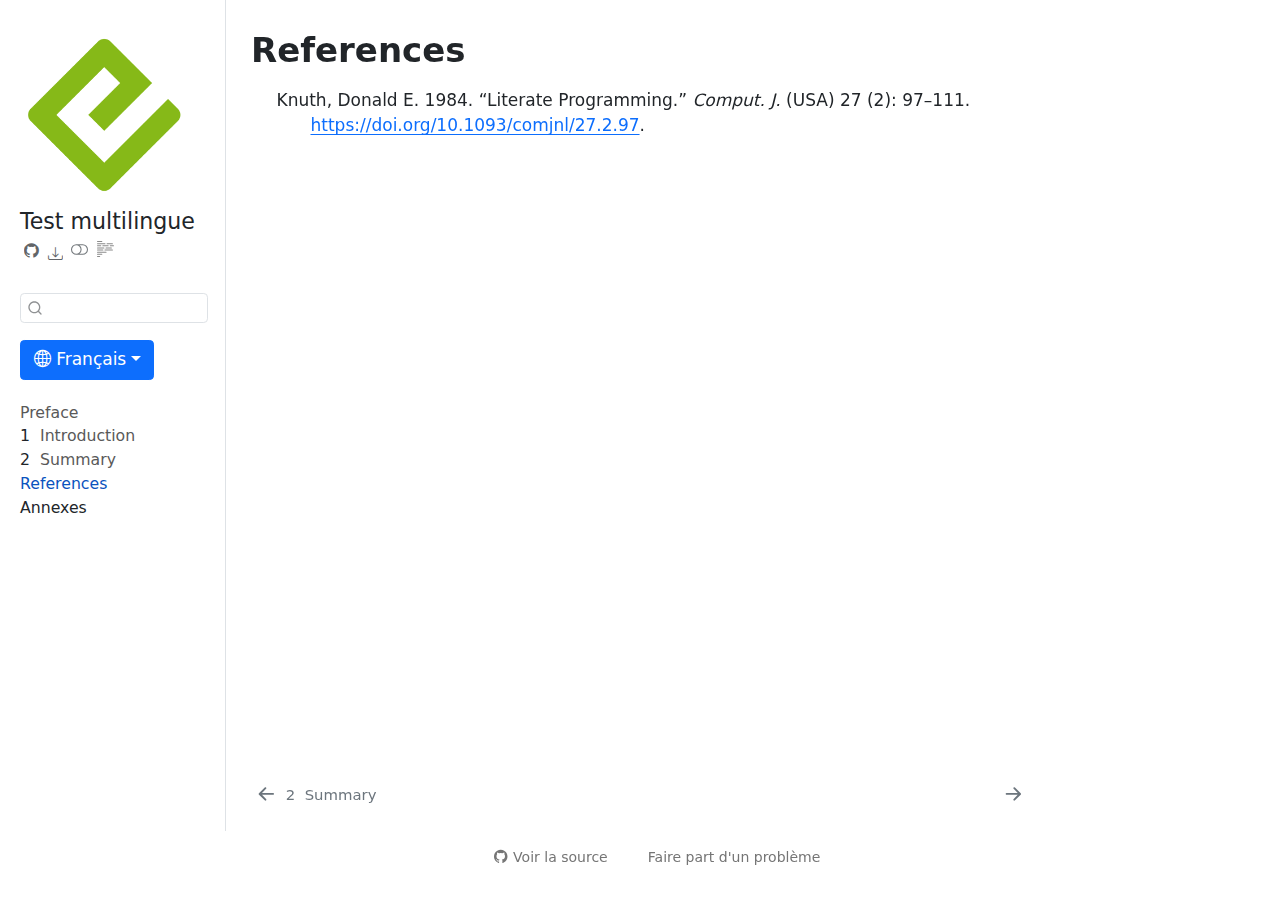
<file: docs/fr/references.fr.html>
<!DOCTYPE html>
<html xmlns="http://www.w3.org/1999/xhtml" lang="fr" xml:lang="fr">
<head>
<link rel="alternate" hreflang="en" href="https://iulibscholcomm.github.io/multilingual_test/references.html" />
<link rel="alternate" hreflang="es" href="https://iulibscholcomm.github.io/multilingual_test/es/references.es.html" />
<link rel="alternate" hreflang="fr" href="https://iulibscholcomm.github.io/multilingual_test/fr/references.fr.html" />
<meta http-equiv="Content-Type" content="text/html; charset=UTF-8">
<meta charset="utf-8">
<meta name="generator" content="quarto-1.9.17">
<meta name="viewport" content="width=device-width, initial-scale=1.0, user-scalable=yes">
<meta name="description" content="Test de babelquarto pour la publication multilingue.">
<title>References – Test multilingue</title>
<style>
/* Default styles provided by pandoc.
** See https://pandoc.org/MANUAL.html#variables-for-html for config info.
*/
code{white-space: pre-wrap;}
span.smallcaps{font-variant: small-caps;}
div.columns{display: flex; gap: min(4vw, 1.5em);}
div.column{flex: auto; overflow-x: auto;}
div.hanging-indent{margin-left: 1.5em; text-indent: -1.5em;}
ul.task-list{list-style: none;}
ul.task-list li input[type="checkbox"] {
  width: 0.8em;
  margin: 0 0.8em 0.2em -1em; /* quarto-specific, see https://github.com/quarto-dev/quarto-cli/issues/4556 */ 
  vertical-align: middle;
}
/* CSS for citations */
div.csl-bib-body { }
div.csl-entry {
  clear: both;
}
.hanging-indent div.csl-entry {
  margin-left:2em;
  text-indent:-2em;
}
div.csl-left-margin {
  min-width:2em;
  float:left;
}
div.csl-right-inline {
  margin-left:2em;
  padding-left:1em;
}
div.csl-indent {
  margin-left: 2em;
}</style>
<script src="site_libs/quarto-nav/quarto-nav.js"></script><script src="site_libs/clipboard/clipboard.min.js"></script><script src="site_libs/quarto-search/autocomplete.umd.js"></script><script src="site_libs/quarto-search/fuse.min.js"></script><script src="site_libs/quarto-search/quarto-search.js"></script><meta name="quarto:offset" content="./">
<link href="./references.bib" rel="next">
<link href="./summary.fr.html" rel="prev">
<link href="./cover.png" rel="icon" type="image/png">
<script src="site_libs/quarto-html/quarto.js" type="module"></script><script src="site_libs/quarto-html/tabsets/tabsets.js" type="module"></script><script src="site_libs/quarto-html/axe/axe-check.js" type="module"></script><script src="site_libs/quarto-html/popper.min.js"></script><script src="site_libs/quarto-html/tippy.umd.min.js"></script><script src="site_libs/quarto-html/anchor.min.js"></script><link href="site_libs/quarto-html/tippy.css" rel="stylesheet">
<link href="site_libs/quarto-html/quarto-syntax-highlighting-ce4278342a015d016477ed09bce942c5.css" rel="stylesheet" class="quarto-color-scheme" id="quarto-text-highlighting-styles">
<link href="site_libs/quarto-html/quarto-syntax-highlighting-dark-dcd9e8c573452b099f942d625f6f4e16.css" rel="stylesheet" class="quarto-color-scheme quarto-color-alternate" id="quarto-text-highlighting-styles">
<link href="site_libs/quarto-html/quarto-syntax-highlighting-ce4278342a015d016477ed09bce942c5.css" rel="stylesheet" class="quarto-color-scheme-extra" id="quarto-text-highlighting-styles">
<script src="site_libs/bootstrap/bootstrap.min.js"></script><link href="site_libs/bootstrap/bootstrap-icons.css" rel="stylesheet">
<link href="site_libs/bootstrap/bootstrap-f17fcda33090d97c81a7f1d8bd68a544.min.css" rel="stylesheet" append-hash="true" class="quarto-color-scheme" id="quarto-bootstrap" data-mode="light">
<link href="site_libs/bootstrap/bootstrap-dark-70adec317e133aed7e03f42d3fa70e08.min.css" rel="stylesheet" append-hash="true" class="quarto-color-scheme quarto-color-alternate" id="quarto-bootstrap" data-mode="dark">
<link href="site_libs/bootstrap/bootstrap-f17fcda33090d97c81a7f1d8bd68a544.min.css" rel="stylesheet" append-hash="true" class="quarto-color-scheme-extra" id="quarto-bootstrap" data-mode="light">
<script id="quarto-search-options" type="application/json">{
  "location": "sidebar",
  "copy-button": true,
  "collapse-after": 3,
  "panel-placement": "start",
  "type": "textbox",
  "limit": 50,
  "keyboard-shortcut": [
    "f",
    "/",
    "s"
  ],
  "show-item-context": true,
  "language": {
    "search-no-results-text": "Pas de résultats",
    "search-matching-documents-text": "documents trouvés",
    "search-copy-link-title": "Copier le lien vers la recherche",
    "search-hide-matches-text": "Cacher les correspondances additionnelles",
    "search-more-match-text": "correspondance de plus dans ce document",
    "search-more-matches-text": "correspondances de plus dans ce document",
    "search-clear-button-title": "Effacer",
    "search-text-placeholder": "",
    "search-detached-cancel-button-title": "Annuler",
    "search-submit-button-title": "Envoyer",
    "search-label": "Recherche"
  }
}</script><meta property="og:title" content="References – Test multilingue">
<meta property="og:description" content="Test de babelquarto pour la publication multilingue.">
<meta property="og:image" content="https://iulibscholcomm.github.io/multilingual_test/fr/cover.png">
<meta property="og:site_name" content="Test multilingue">
<meta property="og:image:alt" content="Cover image for the multilingual_test book">
<meta property="og:image:height" content="1185">
<meta property="og:image:width" content="1196">
<meta name="twitter:title" content="References – Test multilingue">
<meta name="twitter:description" content="Test de babelquarto pour la publication multilingue.">
<meta name="twitter:image" content="https://iulibscholcomm.github.io/multilingual_test/fr/cover.png">
<meta name="twitter:image:alt" content="Cover image for the multilingual_test book">
<meta name="twitter:image-height" content="1185">
<meta name="twitter:image-width" content="1196">
<meta name="twitter:card" content="summary_large_image">
</head>
<body class="nav-sidebar docked quarto-light">
<script id="quarto-html-before-body" type="application/javascript">
    const toggleBodyColorMode = (bsSheetEl) => {
      const mode = bsSheetEl.getAttribute("data-mode");
      const bodyEl = window.document.querySelector("body");
      if (mode === "dark") {
        bodyEl.classList.add("quarto-dark");
        bodyEl.classList.remove("quarto-light");
      } else {
        bodyEl.classList.add("quarto-light");
        bodyEl.classList.remove("quarto-dark");
      }
    }
    const toggleBodyColorPrimary = () => {
      const bsSheetEl = window.document.querySelector("link#quarto-bootstrap:not([rel=disabled-stylesheet])");
      if (bsSheetEl) {
        toggleBodyColorMode(bsSheetEl);
      }
    }
    const setColorSchemeToggle = (alternate) => {
      const toggles = window.document.querySelectorAll('.quarto-color-scheme-toggle');
      for (let i=0; i < toggles.length; i++) {
        const toggle = toggles[i];
        if (toggle) {
          if (alternate) {
            toggle.classList.add("alternate");
          } else {
            toggle.classList.remove("alternate");
          }
        }
      }
    };
    const toggleColorMode = (alternate) => {
      // Switch the stylesheets
      const primaryStylesheets = window.document.querySelectorAll('link.quarto-color-scheme:not(.quarto-color-alternate)');
      const alternateStylesheets = window.document.querySelectorAll('link.quarto-color-scheme.quarto-color-alternate');
      manageTransitions('#quarto-margin-sidebar .nav-link', false);
      if (alternate) {
        // note: dark is layered on light, we don't disable primary!
        enableStylesheet(alternateStylesheets);
        for (const sheetNode of alternateStylesheets) {
          if (sheetNode.id === "quarto-bootstrap") {
            toggleBodyColorMode(sheetNode);
          }
        }
      } else {
        disableStylesheet(alternateStylesheets);
        enableStylesheet(primaryStylesheets)
        toggleBodyColorPrimary();
      }
      manageTransitions('#quarto-margin-sidebar .nav-link', true);
      // Switch the toggles
      setColorSchemeToggle(alternate)
      // Hack to workaround the fact that safari doesn't
      // properly recolor the scrollbar when toggling (#1455)
      if (navigator.userAgent.indexOf('Safari') > 0 && navigator.userAgent.indexOf('Chrome') == -1) {
        manageTransitions("body", false);
        window.scrollTo(0, 1);
        setTimeout(() => {
          window.scrollTo(0, 0);
          manageTransitions("body", true);
        }, 40);
      }
    }
    const disableStylesheet = (stylesheets) => {
      for (let i=0; i < stylesheets.length; i++) {
        const stylesheet = stylesheets[i];
        stylesheet.rel = 'disabled-stylesheet';
      }
    }
    const enableStylesheet = (stylesheets) => {
      for (let i=0; i < stylesheets.length; i++) {
        const stylesheet = stylesheets[i];
        if(stylesheet.rel !== 'stylesheet') { // for Chrome, which will still FOUC without this check
          stylesheet.rel = 'stylesheet';
        }
      }
    }
    const manageTransitions = (selector, allowTransitions) => {
      const els = window.document.querySelectorAll(selector);
      for (let i=0; i < els.length; i++) {
        const el = els[i];
        if (allowTransitions) {
          el.classList.remove('notransition');
        } else {
          el.classList.add('notransition');
        }
      }
    }
    const isFileUrl = () => {
      return window.location.protocol === 'file:';
    }
    const hasAlternateSentinel = () => {
      let styleSentinel = getColorSchemeSentinel();
      if (styleSentinel !== null) {
        return styleSentinel === "alternate";
      } else {
        return false;
      }
    }
    const setStyleSentinel = (alternate) => {
      const value = alternate ? "alternate" : "default";
      if (!isFileUrl()) {
        window.localStorage.setItem("quarto-color-scheme", value);
      } else {
        localAlternateSentinel = value;
      }
    }
    const getColorSchemeSentinel = () => {
      if (!isFileUrl()) {
        const storageValue = window.localStorage.getItem("quarto-color-scheme");
        return storageValue != null ? storageValue : localAlternateSentinel;
      } else {
        return localAlternateSentinel;
      }
    }
    const toggleGiscusIfUsed = (isAlternate, darkModeDefault) => {
      const baseTheme = document.querySelector('#giscus-base-theme')?.value ?? 'light';
      const alternateTheme = document.querySelector('#giscus-alt-theme')?.value ?? 'dark';
      let newTheme = '';
      if(authorPrefersDark) {
        newTheme = isAlternate ? baseTheme : alternateTheme;
      } else {
        newTheme = isAlternate ? alternateTheme : baseTheme;
      }
      const changeGiscusTheme = () => {
        // From: https://github.com/giscus/giscus/issues/336
        const sendMessage = (message) => {
          const iframe = document.querySelector('iframe.giscus-frame');
          if (!iframe) return;
          iframe.contentWindow.postMessage({ giscus: message }, 'https://giscus.app');
        }
        sendMessage({
          setConfig: {
            theme: newTheme
          }
        });
      }
      const isGiscussLoaded = window.document.querySelector('iframe.giscus-frame') !== null;
      if (isGiscussLoaded) {
        changeGiscusTheme();
      }
    };
    const authorPrefersDark = false;
    const darkModeDefault = authorPrefersDark;
      document.querySelector('link#quarto-text-highlighting-styles.quarto-color-scheme-extra').rel = 'disabled-stylesheet';
      document.querySelector('link#quarto-bootstrap.quarto-color-scheme-extra').rel = 'disabled-stylesheet';
    let localAlternateSentinel = darkModeDefault ? 'alternate' : 'default';
    // Dark / light mode switch
    window.quartoToggleColorScheme = () => {
      // Read the current dark / light value
      let toAlternate = !hasAlternateSentinel();
      toggleColorMode(toAlternate);
      setStyleSentinel(toAlternate);
      toggleGiscusIfUsed(toAlternate, darkModeDefault);
      window.dispatchEvent(new Event('resize'));
    };
    // Switch to dark mode if need be
    if (hasAlternateSentinel()) {
      toggleColorMode(true);
    } else {
      toggleColorMode(false);
    }
  </script><div id="quarto-search-results"></div>
  <header id="quarto-header" class="headroom fixed-top"><nav class="quarto-secondary-nav"><div class="container-fluid d-flex">
      <button type="button" class="quarto-btn-toggle btn" data-bs-toggle="collapse" role="button" data-bs-target=".quarto-sidebar-collapse-item" aria-controls="quarto-sidebar" aria-expanded="false" aria-label="Basculer la barre latérale" onclick="if (window.quartoToggleHeadroom) { window.quartoToggleHeadroom(); }">
        <i class="bi bi-layout-text-sidebar-reverse"></i>
      </button>
        <nav class="quarto-page-breadcrumbs" aria-label="breadcrumb"><ol class="breadcrumb"><li class="breadcrumb-item"><a href="./references.fr.html">References</a></li></ol></nav><a class="flex-grow-1" role="navigation" data-bs-toggle="collapse" data-bs-target=".quarto-sidebar-collapse-item" aria-controls="quarto-sidebar" aria-expanded="false" aria-label="Basculer la barre latérale" onclick="if (window.quartoToggleHeadroom) { window.quartoToggleHeadroom(); }">      
        </a>
      <button type="button" class="btn quarto-search-button" aria-label="Recherche" onclick="window.quartoOpenSearch();">
        <i class="bi bi-search"></i>
      </button>
    </div>
  </nav></header><!-- content --><div id="quarto-content" class="quarto-container page-columns page-rows-contents page-layout-article">
<!-- sidebar -->
  <nav id="quarto-sidebar" class="sidebar collapse collapse-horizontal quarto-sidebar-collapse-item sidebar-navigation docked overflow-auto"><div class="pt-lg-2 mt-2 text-left sidebar-header sidebar-header-stacked">
      <a href="./index.html" class="sidebar-logo-link">
      <img src="./cover.png" alt="Cover image for the multilingual_test book" class="sidebar-logo light-content py-0 d-lg-inline d-none"><img src="./cover.png" alt="Cover image for the multilingual_test book" class="sidebar-logo dark-content py-0 d-lg-inline d-none"></a>
    <div class="sidebar-title mb-0 py-0">
      <a href="./">Test multilingue</a> 
        <div class="sidebar-tools-main tools-wide">
    <a href="https://github.com/IULibScholComm/multilingual_test" title="Code source" class="quarto-navigation-tool px-1" aria-label="Code source"><i class="bi bi-github"></i></a>
    <div class="dropdown">
      <a href="" title="Download" id="quarto-navigation-tool-dropdown-0" class="quarto-navigation-tool dropdown-toggle px-1" data-bs-toggle="dropdown" aria-expanded="false" role="link" aria-label="Download"><i class="bi bi-download"></i></a>
      <ul class="dropdown-menu" aria-labelledby="quarto-navigation-tool-dropdown-0">
<li>
            <a class="dropdown-item sidebar-tools-main-item" href="./Test-multilingue.pdf">
              <i class="bi bi-file-pdf pe-1"></i>
            Download PDF
            </a>
          </li>
          <li>
            <a class="dropdown-item sidebar-tools-main-item" href="./Test-multilingue.epub">
              <i class="bi bi-journal pe-1"></i>
            Download ePub
            </a>
          </li>
      </ul>
</div>
  <a href="" class="quarto-color-scheme-toggle quarto-navigation-tool  px-1" onclick="window.quartoToggleColorScheme(); return false;" title="Basculer le mode sombre"><i class="bi"></i></a>
  <a href="" class="quarto-reader-toggle quarto-navigation-tool px-1" onclick="window.quartoToggleReader(); return false;" title="Basculer en mode lecteur">
  <div class="quarto-reader-toggle-btn">
  <i class="bi"></i>
  </div>
</a>
</div>
    </div>
      </div>
        <div class="mt-2 flex-shrink-0 align-items-center">
        <div class="sidebar-search">
        <div id="quarto-search" class="" title="Recherche"></div>
        </div>
        </div>
    <div class="dropdown" id="languages-links-parent">
<button class="btn btn-primary dropdown-toggle babelquarto-languages-button" type="button" data-bs-toggle="dropdown" aria-expanded="false" id="languages-button"><i class="bi bi-globe2"></i> Français</button><ul class="dropdown-menu" id="languages-links">
<li><a class="dropdown-item" href="https://iulibscholcomm.github.io/multilingual_test/es/references.es.html" id="language-link-es">Español</a></li>
<li><a class="dropdown-item" href="https://iulibscholcomm.github.io/multilingual_test/references.html" id="language-link-en">English</a></li>
</ul>
</div>
<div class="sidebar-menu-container"> 
    <ul class="list-unstyled mt-1">
<li class="sidebar-item">
  <div class="sidebar-item-container"> 
  <a href="./index.fr.html" class="sidebar-item-text sidebar-link">
 <span class="menu-text">Preface</span></a>
  </div>
</li>
        <li class="sidebar-item">
  <div class="sidebar-item-container"> 
  <a href="./intro.fr.html" class="sidebar-item-text sidebar-link">
 <span class="menu-text"><span class="chapter-number">1</span>  <span class="chapter-title">Introduction</span></span></a>
  </div>
</li>
        <li class="sidebar-item">
  <div class="sidebar-item-container"> 
  <a href="./summary.fr.html" class="sidebar-item-text sidebar-link">
 <span class="menu-text"><span class="chapter-number">2</span>  <span class="chapter-title">Summary</span></span></a>
  </div>
</li>
        <li class="sidebar-item">
  <div class="sidebar-item-container"> 
  <a href="./references.fr.html" class="sidebar-item-text sidebar-link active">
 <span class="menu-text">References</span></a>
  </div>
</li>
        <li class="sidebar-item sidebar-item-section">
      <span class="sidebar-item-text sidebar-link text-start">
 <span class="menu-text">Annexes</span></span>
  </li>
    </ul>
</div>
</nav><div id="quarto-sidebar-glass" class="quarto-sidebar-collapse-item" data-bs-toggle="collapse" data-bs-target=".quarto-sidebar-collapse-item"></div>
<!-- margin-sidebar -->
    <div id="quarto-margin-sidebar" class="sidebar margin-sidebar zindex-bottom">
        
    </div>
<!-- main -->
<main class="content" id="quarto-document-content"><header id="title-block-header" class="quarto-title-block default"><div class="quarto-title">
<h1 class="title">References</h1>
</div>



<div class="quarto-title-meta">

    
  
    
  </div>
  


</header><div id="refs" class="references csl-bib-body hanging-indent" role="list">
<div id="ref-knuth84" class="csl-entry" role="listitem">
Knuth, Donald E. 1984. <span>“Literate Programming.”</span> <em>Comput.
J.</em> (USA) 27 (2): 97–111. <a href="https://doi.org/10.1093/comjnl/27.2.97">https://doi.org/10.1093/comjnl/27.2.97</a>.
</div>
</div>



</main><!-- /main --><script id="quarto-html-after-body" type="application/javascript">
  window.document.addEventListener("DOMContentLoaded", function (event) {
    // Ensure there is a toggle, if there isn't float one in the top right
    if (window.document.querySelector('.quarto-color-scheme-toggle') === null) {
      const a = window.document.createElement('a');
      a.classList.add('top-right');
      a.classList.add('quarto-color-scheme-toggle');
      a.href = "";
      a.onclick = function() { try { window.quartoToggleColorScheme(); } catch {} return false; };
      const i = window.document.createElement("i");
      i.classList.add('bi');
      a.appendChild(i);
      window.document.body.appendChild(a);
    }
    setColorSchemeToggle(hasAlternateSentinel())
    const icon = "";
    const anchorJS = new window.AnchorJS();
    anchorJS.options = {
      placement: 'right',
      icon: icon
    };
    anchorJS.add('.anchored');
    const isCodeAnnotation = (el) => {
      for (const clz of el.classList) {
        if (clz.startsWith('code-annotation-')) {                     
          return true;
        }
      }
      return false;
    }
    const onCopySuccess = function(e) {
      // button target
      const button = e.trigger;
      // don't keep focus
      button.blur();
      // flash "checked"
      button.classList.add('code-copy-button-checked');
      var currentTitle = button.getAttribute("title");
      button.setAttribute("title", "Copié");
      let tooltip;
      if (window.bootstrap) {
        button.setAttribute("data-bs-toggle", "tooltip");
        button.setAttribute("data-bs-placement", "left");
        button.setAttribute("data-bs-title", "Copié");
        tooltip = new bootstrap.Tooltip(button, 
          { trigger: "manual", 
            customClass: "code-copy-button-tooltip",
            offset: [0, -8]});
        tooltip.show();    
      }
      setTimeout(function() {
        if (tooltip) {
          tooltip.hide();
          button.removeAttribute("data-bs-title");
          button.removeAttribute("data-bs-toggle");
          button.removeAttribute("data-bs-placement");
        }
        button.setAttribute("title", currentTitle);
        button.classList.remove('code-copy-button-checked');
      }, 1000);
      // clear code selection
      e.clearSelection();
    }
    const getTextToCopy = function(trigger) {
      const outerScaffold = trigger.parentElement.cloneNode(true);
      const codeEl = outerScaffold.querySelector('code');
      for (const childEl of codeEl.children) {
        if (isCodeAnnotation(childEl)) {
          childEl.remove();
        }
      }
      return codeEl.innerText;
    }
    const clipboard = new window.ClipboardJS('.code-copy-button:not([data-in-quarto-modal])', {
      text: getTextToCopy
    });
    clipboard.on('success', onCopySuccess);
    if (window.document.getElementById('quarto-embedded-source-code-modal')) {
      const clipboardModal = new window.ClipboardJS('.code-copy-button[data-in-quarto-modal]', {
        text: getTextToCopy,
        container: window.document.getElementById('quarto-embedded-source-code-modal')
      });
      clipboardModal.on('success', onCopySuccess);
    }
      var localhostRegex = new RegExp(/^(?:http|https):\/\/localhost\:?[0-9]*\//);
      var mailtoRegex = new RegExp(/^mailto:/);
        var filterRegex = new RegExp("https:\/\/iulibscholcomm\.github\.io\/multilingual_test\/fr");
      var isInternal = (href) => {
          return filterRegex.test(href) || localhostRegex.test(href) || mailtoRegex.test(href);
      }
      // Inspect non-navigation links and adorn them if external
     var links = window.document.querySelectorAll('a[href]:not(.nav-link):not(.navbar-brand):not(.toc-action):not(.sidebar-link):not(.sidebar-item-toggle):not(.pagination-link):not(.no-external):not([aria-hidden]):not(.dropdown-item):not(.quarto-navigation-tool):not(.about-link)');
      for (var i=0; i<links.length; i++) {
        const link = links[i];
        if (!isInternal(link.href)) {
          // undo the damage that might have been done by quarto-nav.js in the case of
          // links that we want to consider external
          if (link.dataset.originalHref !== undefined) {
            link.href = link.dataset.originalHref;
          }
        }
      }
    function tippyHover(el, contentFn, onTriggerFn, onUntriggerFn) {
      const config = {
        allowHTML: true,
        maxWidth: 500,
        delay: 100,
        arrow: false,
        appendTo: function(el) {
            return el.parentElement;
        },
        interactive: true,
        interactiveBorder: 10,
        theme: 'quarto',
        placement: 'bottom-start',
      };
      if (contentFn) {
        config.content = contentFn;
      }
      if (onTriggerFn) {
        config.onTrigger = onTriggerFn;
      }
      if (onUntriggerFn) {
        config.onUntrigger = onUntriggerFn;
      }
      window.tippy(el, config); 
    }
    const noterefs = window.document.querySelectorAll('a[role="doc-noteref"]');
    for (var i=0; i<noterefs.length; i++) {
      const ref = noterefs[i];
      tippyHover(ref, function() {
        // use id or data attribute instead here
        let href = ref.getAttribute('data-footnote-href') || ref.getAttribute('href');
        try { href = new URL(href).hash; } catch {}
        const id = href.replace(/^#\/?/, "");
        const note = window.document.getElementById(id);
        if (note) {
          return note.innerHTML;
        } else {
          return "";
        }
      });
    }
    const xrefs = window.document.querySelectorAll('a.quarto-xref');
    const processXRef = (id, note) => {
      // Strip column container classes
      const stripColumnClz = (el) => {
        el.classList.remove("page-full", "page-columns");
        if (el.children) {
          for (const child of el.children) {
            stripColumnClz(child);
          }
        }
      }
      stripColumnClz(note)
      if (id === null || id.startsWith('sec-')) {
        // Special case sections, only their first couple elements
        const container = document.createElement("div");
        if (note.children && note.children.length > 2) {
          container.appendChild(note.children[0].cloneNode(true));
          for (let i = 1; i < note.children.length; i++) {
            const child = note.children[i];
            if (child.tagName === "P" && child.innerText === "") {
              continue;
            } else {
              container.appendChild(child.cloneNode(true));
              break;
            }
          }
          if (window.Quarto?.typesetMath) {
            window.Quarto.typesetMath(container);
          }
          return container.innerHTML
        } else {
          if (window.Quarto?.typesetMath) {
            window.Quarto.typesetMath(note);
          }
          return note.innerHTML;
        }
      } else {
        // Remove any anchor links if they are present
        const anchorLink = note.querySelector('a.anchorjs-link');
        if (anchorLink) {
          anchorLink.remove();
        }
        if (window.Quarto?.typesetMath) {
          window.Quarto.typesetMath(note);
        }
        if (note.classList.contains("callout")) {
          return note.outerHTML;
        } else {
          return note.innerHTML;
        }
      }
    }
    for (var i=0; i<xrefs.length; i++) {
      const xref = xrefs[i];
      tippyHover(xref, undefined, function(instance) {
        instance.disable();
        let url = xref.getAttribute('href');
        let hash = undefined; 
        if (url.startsWith('#')) {
          hash = url;
        } else {
          try { hash = new URL(url).hash; } catch {}
        }
        if (hash) {
          const id = hash.replace(/^#\/?/, "");
          const note = window.document.getElementById(id);
          if (note !== null) {
            try {
              const html = processXRef(id, note.cloneNode(true));
              instance.setContent(html);
            } finally {
              instance.enable();
              instance.show();
            }
          } else {
            // See if we can fetch this
            fetch(url.split('#')[0])
            .then(res => res.text())
            .then(html => {
              const parser = new DOMParser();
              const htmlDoc = parser.parseFromString(html, "text/html");
              const note = htmlDoc.getElementById(id);
              if (note !== null) {
                const html = processXRef(id, note);
                instance.setContent(html);
              } 
            }).finally(() => {
              instance.enable();
              instance.show();
            });
          }
        } else {
          // See if we can fetch a full url (with no hash to target)
          // This is a special case and we should probably do some content thinning / targeting
          fetch(url)
          .then(res => res.text())
          .then(html => {
            const parser = new DOMParser();
            const htmlDoc = parser.parseFromString(html, "text/html");
            const note = htmlDoc.querySelector('main.content');
            if (note !== null) {
              // This should only happen for chapter cross references
              // (since there is no id in the URL)
              // remove the first header
              if (note.children.length > 0 && note.children[0].tagName === "HEADER") {
                note.children[0].remove();
              }
              const html = processXRef(null, note);
              instance.setContent(html);
            } 
          }).finally(() => {
            instance.enable();
            instance.show();
          });
        }
      }, function(instance) {
      });
    }
        let selectedAnnoteEl;
        const selectorForAnnotation = ( cell, annotation) => {
          let cellAttr = 'data-code-cell="' + cell + '"';
          let lineAttr = 'data-code-annotation="' +  annotation + '"';
          const selector = 'span[' + cellAttr + '][' + lineAttr + ']';
          return selector;
        }
        const selectCodeLines = (annoteEl) => {
          const doc = window.document;
          const targetCell = annoteEl.getAttribute("data-target-cell");
          const targetAnnotation = annoteEl.getAttribute("data-target-annotation");
          const annoteSpan = window.document.querySelector(selectorForAnnotation(targetCell, targetAnnotation));
          const lines = annoteSpan.getAttribute("data-code-lines").split(",");
          const lineIds = lines.map((line) => {
            return targetCell + "-" + line;
          })
          let top = null;
          let height = null;
          let parent = null;
          if (lineIds.length > 0) {
              //compute the position of the single el (top and bottom and make a div)
              const el = window.document.getElementById(lineIds[0]);
              top = el.offsetTop;
              height = el.offsetHeight;
              parent = el.parentElement.parentElement;
            if (lineIds.length > 1) {
              const lastEl = window.document.getElementById(lineIds[lineIds.length - 1]);
              const bottom = lastEl.offsetTop + lastEl.offsetHeight;
              height = bottom - top;
            }
            if (top !== null && height !== null && parent !== null) {
              // cook up a div (if necessary) and position it 
              let div = window.document.getElementById("code-annotation-line-highlight");
              if (div === null) {
                div = window.document.createElement("div");
                div.setAttribute("id", "code-annotation-line-highlight");
                div.style.position = 'absolute';
                parent.appendChild(div);
              }
              div.style.top = top - 2 + "px";
              div.style.height = height + 4 + "px";
              div.style.left = 0;
              let gutterDiv = window.document.getElementById("code-annotation-line-highlight-gutter");
              if (gutterDiv === null) {
                gutterDiv = window.document.createElement("div");
                gutterDiv.setAttribute("id", "code-annotation-line-highlight-gutter");
                gutterDiv.style.position = 'absolute';
                const codeCell = window.document.getElementById(targetCell);
                const gutter = codeCell.querySelector('.code-annotation-gutter');
                gutter.appendChild(gutterDiv);
              }
              gutterDiv.style.top = top - 2 + "px";
              gutterDiv.style.height = height + 4 + "px";
            }
            selectedAnnoteEl = annoteEl;
          }
        };
        const unselectCodeLines = () => {
          const elementsIds = ["code-annotation-line-highlight", "code-annotation-line-highlight-gutter"];
          elementsIds.forEach((elId) => {
            const div = window.document.getElementById(elId);
            if (div) {
              div.remove();
            }
          });
          selectedAnnoteEl = undefined;
        };
          // Handle positioning of the toggle
      window.addEventListener(
        "resize",
        throttle(() => {
          elRect = undefined;
          if (selectedAnnoteEl) {
            selectCodeLines(selectedAnnoteEl);
          }
        }, 10)
      );
      function throttle(fn, ms) {
      let throttle = false;
      let timer;
        return (...args) => {
          if(!throttle) { // first call gets through
              fn.apply(this, args);
              throttle = true;
          } else { // all the others get throttled
              if(timer) clearTimeout(timer); // cancel #2
              timer = setTimeout(() => {
                fn.apply(this, args);
                timer = throttle = false;
              }, ms);
          }
        };
      }
        // Attach click handler to the DT
        const annoteDls = window.document.querySelectorAll('dt[data-target-cell]');
        for (const annoteDlNode of annoteDls) {
          annoteDlNode.addEventListener('click', (event) => {
            const clickedEl = event.target;
            if (clickedEl !== selectedAnnoteEl) {
              unselectCodeLines();
              const activeEl = window.document.querySelector('dt[data-target-cell].code-annotation-active');
              if (activeEl) {
                activeEl.classList.remove('code-annotation-active');
              }
              selectCodeLines(clickedEl);
              clickedEl.classList.add('code-annotation-active');
            } else {
              // Unselect the line
              unselectCodeLines();
              clickedEl.classList.remove('code-annotation-active');
            }
          });
        }
    const findCites = (el) => {
      const parentEl = el.parentElement;
      if (parentEl) {
        const cites = parentEl.dataset.cites;
        if (cites) {
          return {
            el,
            cites: cites.split(' ')
          };
        } else {
          return findCites(el.parentElement)
        }
      } else {
        return undefined;
      }
    };
    var bibliorefs = window.document.querySelectorAll('a[role="doc-biblioref"]');
    for (var i=0; i<bibliorefs.length; i++) {
      const ref = bibliorefs[i];
      const citeInfo = findCites(ref);
      if (citeInfo) {
        tippyHover(citeInfo.el, function() {
          var popup = window.document.createElement('div');
          citeInfo.cites.forEach(function(cite) {
            var citeDiv = window.document.createElement('div');
            citeDiv.classList.add('hanging-indent');
            citeDiv.classList.add('csl-entry');
            var biblioDiv = window.document.getElementById('ref-' + cite);
            if (biblioDiv) {
              citeDiv.innerHTML = biblioDiv.innerHTML;
            }
            popup.appendChild(citeDiv);
          });
          return popup.innerHTML;
        });
      }
    }
  });
  </script><nav class="page-navigation"><div class="nav-page nav-page-previous">
      <a href="./summary.fr.html" class="pagination-link" aria-label="Summary">
        <i class="bi bi-arrow-left-short"></i> <span class="nav-page-text"><span class="chapter-number">2</span>  <span class="chapter-title">Summary</span></span>
      </a>          
  </div>
  <div class="nav-page nav-page-next">
      <a href="./references.bib" class="pagination-link" aria-label="">
        <span class="nav-page-text"></span> <i class="bi bi-arrow-right-short"></i>
      </a>
  </div>
</nav>
</div> <!-- /content -->




<footer class="footer"><div class="nav-footer"><div class="nav-footer-center"><div class="toc-actions"><ul>
<li><a href="https://github.com/IULibScholComm/multilingual_test/blob/main/references.fr.qmd" class="toc-action"><i class="bi bi-github"></i>Voir la source</a></li>
<li><a href="https://github.com/IULibScholComm/multilingual_test/issues" class="toc-action"><i class="bi empty"></i>Faire part d'un problème</a></li>
</ul></div></div></div></footer>
</body>
</html>
</file>
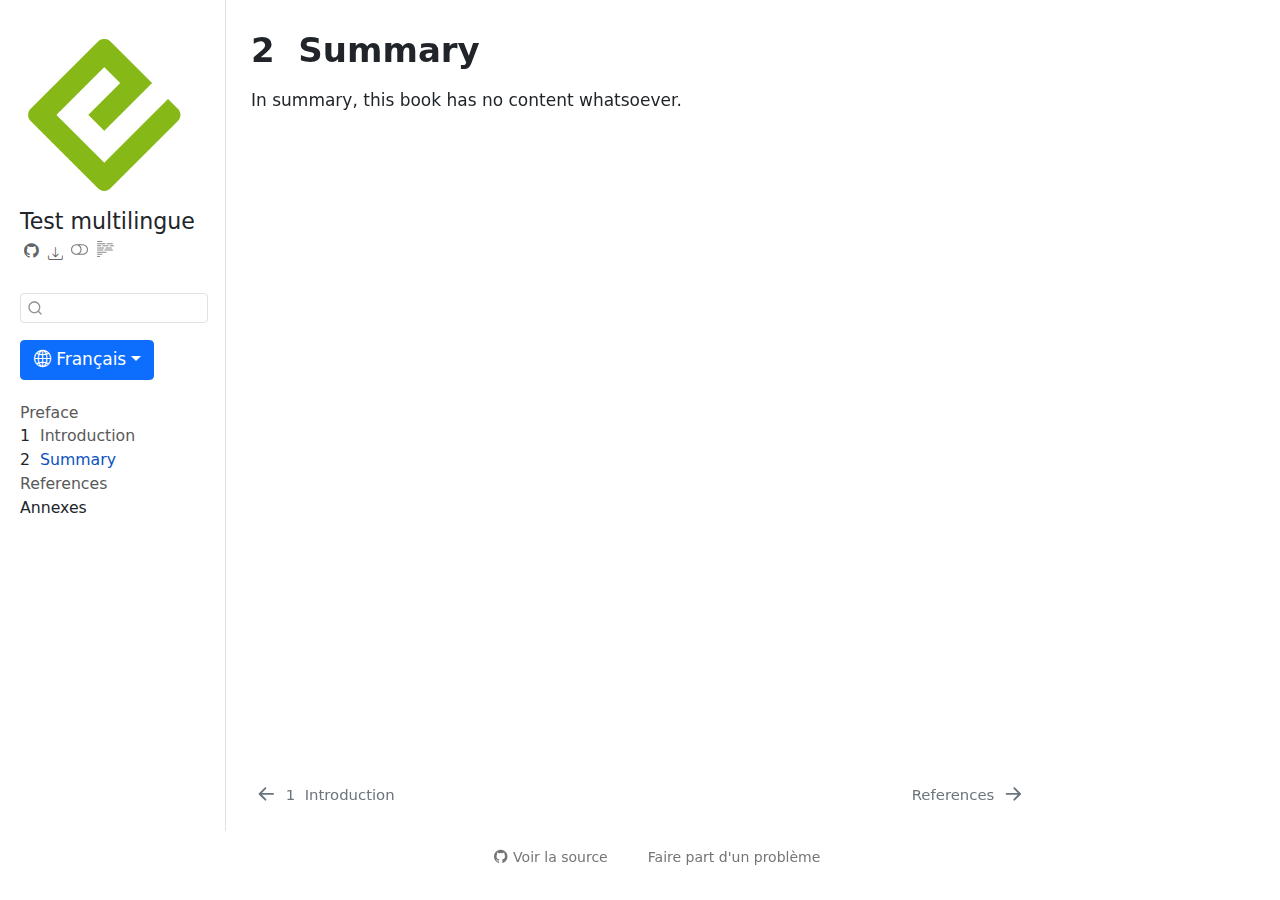
<file: docs/fr/summary.fr.html>
<!DOCTYPE html>
<html xmlns="http://www.w3.org/1999/xhtml" lang="fr" xml:lang="fr">
<head>
<link rel="alternate" hreflang="en" href="https://iulibscholcomm.github.io/multilingual_test/summary.html" />
<link rel="alternate" hreflang="es" href="https://iulibscholcomm.github.io/multilingual_test/es/summary.es.html" />
<link rel="alternate" hreflang="fr" href="https://iulibscholcomm.github.io/multilingual_test/fr/summary.fr.html" />
<meta http-equiv="Content-Type" content="text/html; charset=UTF-8">
<meta charset="utf-8">
<meta name="generator" content="quarto-1.9.17">
<meta name="viewport" content="width=device-width, initial-scale=1.0, user-scalable=yes">
<meta name="description" content="Test de babelquarto pour la publication multilingue.">
<title>2  Summary – Test multilingue</title>
<style>
/* Default styles provided by pandoc.
** See https://pandoc.org/MANUAL.html#variables-for-html for config info.
*/
code{white-space: pre-wrap;}
span.smallcaps{font-variant: small-caps;}
div.columns{display: flex; gap: min(4vw, 1.5em);}
div.column{flex: auto; overflow-x: auto;}
div.hanging-indent{margin-left: 1.5em; text-indent: -1.5em;}
ul.task-list{list-style: none;}
ul.task-list li input[type="checkbox"] {
  width: 0.8em;
  margin: 0 0.8em 0.2em -1em; /* quarto-specific, see https://github.com/quarto-dev/quarto-cli/issues/4556 */ 
  vertical-align: middle;
}
</style>
<script src="site_libs/quarto-nav/quarto-nav.js"></script><script src="site_libs/clipboard/clipboard.min.js"></script><script src="site_libs/quarto-search/autocomplete.umd.js"></script><script src="site_libs/quarto-search/fuse.min.js"></script><script src="site_libs/quarto-search/quarto-search.js"></script><meta name="quarto:offset" content="./">
<link href="./references.fr.html" rel="next">
<link href="./intro.fr.html" rel="prev">
<link href="./cover.png" rel="icon" type="image/png">
<script src="site_libs/quarto-html/quarto.js" type="module"></script><script src="site_libs/quarto-html/tabsets/tabsets.js" type="module"></script><script src="site_libs/quarto-html/axe/axe-check.js" type="module"></script><script src="site_libs/quarto-html/popper.min.js"></script><script src="site_libs/quarto-html/tippy.umd.min.js"></script><script src="site_libs/quarto-html/anchor.min.js"></script><link href="site_libs/quarto-html/tippy.css" rel="stylesheet">
<link href="site_libs/quarto-html/quarto-syntax-highlighting-ce4278342a015d016477ed09bce942c5.css" rel="stylesheet" class="quarto-color-scheme" id="quarto-text-highlighting-styles">
<link href="site_libs/quarto-html/quarto-syntax-highlighting-dark-dcd9e8c573452b099f942d625f6f4e16.css" rel="stylesheet" class="quarto-color-scheme quarto-color-alternate" id="quarto-text-highlighting-styles">
<link href="site_libs/quarto-html/quarto-syntax-highlighting-ce4278342a015d016477ed09bce942c5.css" rel="stylesheet" class="quarto-color-scheme-extra" id="quarto-text-highlighting-styles">
<script src="site_libs/bootstrap/bootstrap.min.js"></script><link href="site_libs/bootstrap/bootstrap-icons.css" rel="stylesheet">
<link href="site_libs/bootstrap/bootstrap-f17fcda33090d97c81a7f1d8bd68a544.min.css" rel="stylesheet" append-hash="true" class="quarto-color-scheme" id="quarto-bootstrap" data-mode="light">
<link href="site_libs/bootstrap/bootstrap-dark-70adec317e133aed7e03f42d3fa70e08.min.css" rel="stylesheet" append-hash="true" class="quarto-color-scheme quarto-color-alternate" id="quarto-bootstrap" data-mode="dark">
<link href="site_libs/bootstrap/bootstrap-f17fcda33090d97c81a7f1d8bd68a544.min.css" rel="stylesheet" append-hash="true" class="quarto-color-scheme-extra" id="quarto-bootstrap" data-mode="light">
<script id="quarto-search-options" type="application/json">{
  "location": "sidebar",
  "copy-button": true,
  "collapse-after": 3,
  "panel-placement": "start",
  "type": "textbox",
  "limit": 50,
  "keyboard-shortcut": [
    "f",
    "/",
    "s"
  ],
  "show-item-context": true,
  "language": {
    "search-no-results-text": "Pas de résultats",
    "search-matching-documents-text": "documents trouvés",
    "search-copy-link-title": "Copier le lien vers la recherche",
    "search-hide-matches-text": "Cacher les correspondances additionnelles",
    "search-more-match-text": "correspondance de plus dans ce document",
    "search-more-matches-text": "correspondances de plus dans ce document",
    "search-clear-button-title": "Effacer",
    "search-text-placeholder": "",
    "search-detached-cancel-button-title": "Annuler",
    "search-submit-button-title": "Envoyer",
    "search-label": "Recherche"
  }
}</script><meta property="og:title" content="2  Summary – Test multilingue">
<meta property="og:description" content="Test de babelquarto pour la publication multilingue.">
<meta property="og:image" content="https://iulibscholcomm.github.io/multilingual_test/fr/cover.png">
<meta property="og:site_name" content="Test multilingue">
<meta property="og:image:alt" content="Cover image for the multilingual_test book">
<meta property="og:image:height" content="1185">
<meta property="og:image:width" content="1196">
<meta name="twitter:title" content="2  Summary – Test multilingue">
<meta name="twitter:description" content="Test de babelquarto pour la publication multilingue.">
<meta name="twitter:image" content="https://iulibscholcomm.github.io/multilingual_test/fr/cover.png">
<meta name="twitter:image:alt" content="Cover image for the multilingual_test book">
<meta name="twitter:image-height" content="1185">
<meta name="twitter:image-width" content="1196">
<meta name="twitter:card" content="summary_large_image">
</head>
<body class="nav-sidebar docked quarto-light">
<script id="quarto-html-before-body" type="application/javascript">
    const toggleBodyColorMode = (bsSheetEl) => {
      const mode = bsSheetEl.getAttribute("data-mode");
      const bodyEl = window.document.querySelector("body");
      if (mode === "dark") {
        bodyEl.classList.add("quarto-dark");
        bodyEl.classList.remove("quarto-light");
      } else {
        bodyEl.classList.add("quarto-light");
        bodyEl.classList.remove("quarto-dark");
      }
    }
    const toggleBodyColorPrimary = () => {
      const bsSheetEl = window.document.querySelector("link#quarto-bootstrap:not([rel=disabled-stylesheet])");
      if (bsSheetEl) {
        toggleBodyColorMode(bsSheetEl);
      }
    }
    const setColorSchemeToggle = (alternate) => {
      const toggles = window.document.querySelectorAll('.quarto-color-scheme-toggle');
      for (let i=0; i < toggles.length; i++) {
        const toggle = toggles[i];
        if (toggle) {
          if (alternate) {
            toggle.classList.add("alternate");
          } else {
            toggle.classList.remove("alternate");
          }
        }
      }
    };
    const toggleColorMode = (alternate) => {
      // Switch the stylesheets
      const primaryStylesheets = window.document.querySelectorAll('link.quarto-color-scheme:not(.quarto-color-alternate)');
      const alternateStylesheets = window.document.querySelectorAll('link.quarto-color-scheme.quarto-color-alternate');
      manageTransitions('#quarto-margin-sidebar .nav-link', false);
      if (alternate) {
        // note: dark is layered on light, we don't disable primary!
        enableStylesheet(alternateStylesheets);
        for (const sheetNode of alternateStylesheets) {
          if (sheetNode.id === "quarto-bootstrap") {
            toggleBodyColorMode(sheetNode);
          }
        }
      } else {
        disableStylesheet(alternateStylesheets);
        enableStylesheet(primaryStylesheets)
        toggleBodyColorPrimary();
      }
      manageTransitions('#quarto-margin-sidebar .nav-link', true);
      // Switch the toggles
      setColorSchemeToggle(alternate)
      // Hack to workaround the fact that safari doesn't
      // properly recolor the scrollbar when toggling (#1455)
      if (navigator.userAgent.indexOf('Safari') > 0 && navigator.userAgent.indexOf('Chrome') == -1) {
        manageTransitions("body", false);
        window.scrollTo(0, 1);
        setTimeout(() => {
          window.scrollTo(0, 0);
          manageTransitions("body", true);
        }, 40);
      }
    }
    const disableStylesheet = (stylesheets) => {
      for (let i=0; i < stylesheets.length; i++) {
        const stylesheet = stylesheets[i];
        stylesheet.rel = 'disabled-stylesheet';
      }
    }
    const enableStylesheet = (stylesheets) => {
      for (let i=0; i < stylesheets.length; i++) {
        const stylesheet = stylesheets[i];
        if(stylesheet.rel !== 'stylesheet') { // for Chrome, which will still FOUC without this check
          stylesheet.rel = 'stylesheet';
        }
      }
    }
    const manageTransitions = (selector, allowTransitions) => {
      const els = window.document.querySelectorAll(selector);
      for (let i=0; i < els.length; i++) {
        const el = els[i];
        if (allowTransitions) {
          el.classList.remove('notransition');
        } else {
          el.classList.add('notransition');
        }
      }
    }
    const isFileUrl = () => {
      return window.location.protocol === 'file:';
    }
    const hasAlternateSentinel = () => {
      let styleSentinel = getColorSchemeSentinel();
      if (styleSentinel !== null) {
        return styleSentinel === "alternate";
      } else {
        return false;
      }
    }
    const setStyleSentinel = (alternate) => {
      const value = alternate ? "alternate" : "default";
      if (!isFileUrl()) {
        window.localStorage.setItem("quarto-color-scheme", value);
      } else {
        localAlternateSentinel = value;
      }
    }
    const getColorSchemeSentinel = () => {
      if (!isFileUrl()) {
        const storageValue = window.localStorage.getItem("quarto-color-scheme");
        return storageValue != null ? storageValue : localAlternateSentinel;
      } else {
        return localAlternateSentinel;
      }
    }
    const toggleGiscusIfUsed = (isAlternate, darkModeDefault) => {
      const baseTheme = document.querySelector('#giscus-base-theme')?.value ?? 'light';
      const alternateTheme = document.querySelector('#giscus-alt-theme')?.value ?? 'dark';
      let newTheme = '';
      if(authorPrefersDark) {
        newTheme = isAlternate ? baseTheme : alternateTheme;
      } else {
        newTheme = isAlternate ? alternateTheme : baseTheme;
      }
      const changeGiscusTheme = () => {
        // From: https://github.com/giscus/giscus/issues/336
        const sendMessage = (message) => {
          const iframe = document.querySelector('iframe.giscus-frame');
          if (!iframe) return;
          iframe.contentWindow.postMessage({ giscus: message }, 'https://giscus.app');
        }
        sendMessage({
          setConfig: {
            theme: newTheme
          }
        });
      }
      const isGiscussLoaded = window.document.querySelector('iframe.giscus-frame') !== null;
      if (isGiscussLoaded) {
        changeGiscusTheme();
      }
    };
    const authorPrefersDark = false;
    const darkModeDefault = authorPrefersDark;
      document.querySelector('link#quarto-text-highlighting-styles.quarto-color-scheme-extra').rel = 'disabled-stylesheet';
      document.querySelector('link#quarto-bootstrap.quarto-color-scheme-extra').rel = 'disabled-stylesheet';
    let localAlternateSentinel = darkModeDefault ? 'alternate' : 'default';
    // Dark / light mode switch
    window.quartoToggleColorScheme = () => {
      // Read the current dark / light value
      let toAlternate = !hasAlternateSentinel();
      toggleColorMode(toAlternate);
      setStyleSentinel(toAlternate);
      toggleGiscusIfUsed(toAlternate, darkModeDefault);
      window.dispatchEvent(new Event('resize'));
    };
    // Switch to dark mode if need be
    if (hasAlternateSentinel()) {
      toggleColorMode(true);
    } else {
      toggleColorMode(false);
    }
  </script><div id="quarto-search-results"></div>
  <header id="quarto-header" class="headroom fixed-top"><nav class="quarto-secondary-nav"><div class="container-fluid d-flex">
      <button type="button" class="quarto-btn-toggle btn" data-bs-toggle="collapse" role="button" data-bs-target=".quarto-sidebar-collapse-item" aria-controls="quarto-sidebar" aria-expanded="false" aria-label="Basculer la barre latérale" onclick="if (window.quartoToggleHeadroom) { window.quartoToggleHeadroom(); }">
        <i class="bi bi-layout-text-sidebar-reverse"></i>
      </button>
        <nav class="quarto-page-breadcrumbs" aria-label="breadcrumb"><ol class="breadcrumb"><li class="breadcrumb-item"><a href="./summary.fr.html"><span class="chapter-number">2</span>  <span class="chapter-title">Summary</span></a></li></ol></nav><a class="flex-grow-1" role="navigation" data-bs-toggle="collapse" data-bs-target=".quarto-sidebar-collapse-item" aria-controls="quarto-sidebar" aria-expanded="false" aria-label="Basculer la barre latérale" onclick="if (window.quartoToggleHeadroom) { window.quartoToggleHeadroom(); }">      
        </a>
      <button type="button" class="btn quarto-search-button" aria-label="Recherche" onclick="window.quartoOpenSearch();">
        <i class="bi bi-search"></i>
      </button>
    </div>
  </nav></header><!-- content --><div id="quarto-content" class="quarto-container page-columns page-rows-contents page-layout-article">
<!-- sidebar -->
  <nav id="quarto-sidebar" class="sidebar collapse collapse-horizontal quarto-sidebar-collapse-item sidebar-navigation docked overflow-auto"><div class="pt-lg-2 mt-2 text-left sidebar-header sidebar-header-stacked">
      <a href="./index.html" class="sidebar-logo-link">
      <img src="./cover.png" alt="Cover image for the multilingual_test book" class="sidebar-logo light-content py-0 d-lg-inline d-none"><img src="./cover.png" alt="Cover image for the multilingual_test book" class="sidebar-logo dark-content py-0 d-lg-inline d-none"></a>
    <div class="sidebar-title mb-0 py-0">
      <a href="./">Test multilingue</a> 
        <div class="sidebar-tools-main tools-wide">
    <a href="https://github.com/IULibScholComm/multilingual_test" title="Code source" class="quarto-navigation-tool px-1" aria-label="Code source"><i class="bi bi-github"></i></a>
    <div class="dropdown">
      <a href="" title="Download" id="quarto-navigation-tool-dropdown-0" class="quarto-navigation-tool dropdown-toggle px-1" data-bs-toggle="dropdown" aria-expanded="false" role="link" aria-label="Download"><i class="bi bi-download"></i></a>
      <ul class="dropdown-menu" aria-labelledby="quarto-navigation-tool-dropdown-0">
<li>
            <a class="dropdown-item sidebar-tools-main-item" href="./Test-multilingue.pdf">
              <i class="bi bi-file-pdf pe-1"></i>
            Download PDF
            </a>
          </li>
          <li>
            <a class="dropdown-item sidebar-tools-main-item" href="./Test-multilingue.epub">
              <i class="bi bi-journal pe-1"></i>
            Download ePub
            </a>
          </li>
      </ul>
</div>
  <a href="" class="quarto-color-scheme-toggle quarto-navigation-tool  px-1" onclick="window.quartoToggleColorScheme(); return false;" title="Basculer le mode sombre"><i class="bi"></i></a>
  <a href="" class="quarto-reader-toggle quarto-navigation-tool px-1" onclick="window.quartoToggleReader(); return false;" title="Basculer en mode lecteur">
  <div class="quarto-reader-toggle-btn">
  <i class="bi"></i>
  </div>
</a>
</div>
    </div>
      </div>
        <div class="mt-2 flex-shrink-0 align-items-center">
        <div class="sidebar-search">
        <div id="quarto-search" class="" title="Recherche"></div>
        </div>
        </div>
    <div class="dropdown" id="languages-links-parent">
<button class="btn btn-primary dropdown-toggle babelquarto-languages-button" type="button" data-bs-toggle="dropdown" aria-expanded="false" id="languages-button"><i class="bi bi-globe2"></i> Français</button><ul class="dropdown-menu" id="languages-links">
<li><a class="dropdown-item" href="https://iulibscholcomm.github.io/multilingual_test/es/summary.es.html" id="language-link-es">Español</a></li>
<li><a class="dropdown-item" href="https://iulibscholcomm.github.io/multilingual_test/summary.html" id="language-link-en">English</a></li>
</ul>
</div>
<div class="sidebar-menu-container"> 
    <ul class="list-unstyled mt-1">
<li class="sidebar-item">
  <div class="sidebar-item-container"> 
  <a href="./index.fr.html" class="sidebar-item-text sidebar-link">
 <span class="menu-text">Preface</span></a>
  </div>
</li>
        <li class="sidebar-item">
  <div class="sidebar-item-container"> 
  <a href="./intro.fr.html" class="sidebar-item-text sidebar-link">
 <span class="menu-text"><span class="chapter-number">1</span>  <span class="chapter-title">Introduction</span></span></a>
  </div>
</li>
        <li class="sidebar-item">
  <div class="sidebar-item-container"> 
  <a href="./summary.fr.html" class="sidebar-item-text sidebar-link active">
 <span class="menu-text"><span class="chapter-number">2</span>  <span class="chapter-title">Summary</span></span></a>
  </div>
</li>
        <li class="sidebar-item">
  <div class="sidebar-item-container"> 
  <a href="./references.fr.html" class="sidebar-item-text sidebar-link">
 <span class="menu-text">References</span></a>
  </div>
</li>
        <li class="sidebar-item sidebar-item-section">
      <span class="sidebar-item-text sidebar-link text-start">
 <span class="menu-text">Annexes</span></span>
  </li>
    </ul>
</div>
</nav><div id="quarto-sidebar-glass" class="quarto-sidebar-collapse-item" data-bs-toggle="collapse" data-bs-target=".quarto-sidebar-collapse-item"></div>
<!-- margin-sidebar -->
    <div id="quarto-margin-sidebar" class="sidebar margin-sidebar zindex-bottom">
        
    </div>
<!-- main -->
<main class="content" id="quarto-document-content"><header id="title-block-header" class="quarto-title-block default"><div class="quarto-title">
<h1 class="title">
<span class="chapter-number">2</span>  <span class="chapter-title">Summary</span>
</h1>
</div>



<div class="quarto-title-meta">

    
  
    
  </div>
  


</header><p>In summary, this book has no content whatsoever.</p>



</main><!-- /main --><script id="quarto-html-after-body" type="application/javascript">
  window.document.addEventListener("DOMContentLoaded", function (event) {
    // Ensure there is a toggle, if there isn't float one in the top right
    if (window.document.querySelector('.quarto-color-scheme-toggle') === null) {
      const a = window.document.createElement('a');
      a.classList.add('top-right');
      a.classList.add('quarto-color-scheme-toggle');
      a.href = "";
      a.onclick = function() { try { window.quartoToggleColorScheme(); } catch {} return false; };
      const i = window.document.createElement("i");
      i.classList.add('bi');
      a.appendChild(i);
      window.document.body.appendChild(a);
    }
    setColorSchemeToggle(hasAlternateSentinel())
    const icon = "";
    const anchorJS = new window.AnchorJS();
    anchorJS.options = {
      placement: 'right',
      icon: icon
    };
    anchorJS.add('.anchored');
    const isCodeAnnotation = (el) => {
      for (const clz of el.classList) {
        if (clz.startsWith('code-annotation-')) {                     
          return true;
        }
      }
      return false;
    }
    const onCopySuccess = function(e) {
      // button target
      const button = e.trigger;
      // don't keep focus
      button.blur();
      // flash "checked"
      button.classList.add('code-copy-button-checked');
      var currentTitle = button.getAttribute("title");
      button.setAttribute("title", "Copié");
      let tooltip;
      if (window.bootstrap) {
        button.setAttribute("data-bs-toggle", "tooltip");
        button.setAttribute("data-bs-placement", "left");
        button.setAttribute("data-bs-title", "Copié");
        tooltip = new bootstrap.Tooltip(button, 
          { trigger: "manual", 
            customClass: "code-copy-button-tooltip",
            offset: [0, -8]});
        tooltip.show();    
      }
      setTimeout(function() {
        if (tooltip) {
          tooltip.hide();
          button.removeAttribute("data-bs-title");
          button.removeAttribute("data-bs-toggle");
          button.removeAttribute("data-bs-placement");
        }
        button.setAttribute("title", currentTitle);
        button.classList.remove('code-copy-button-checked');
      }, 1000);
      // clear code selection
      e.clearSelection();
    }
    const getTextToCopy = function(trigger) {
      const outerScaffold = trigger.parentElement.cloneNode(true);
      const codeEl = outerScaffold.querySelector('code');
      for (const childEl of codeEl.children) {
        if (isCodeAnnotation(childEl)) {
          childEl.remove();
        }
      }
      return codeEl.innerText;
    }
    const clipboard = new window.ClipboardJS('.code-copy-button:not([data-in-quarto-modal])', {
      text: getTextToCopy
    });
    clipboard.on('success', onCopySuccess);
    if (window.document.getElementById('quarto-embedded-source-code-modal')) {
      const clipboardModal = new window.ClipboardJS('.code-copy-button[data-in-quarto-modal]', {
        text: getTextToCopy,
        container: window.document.getElementById('quarto-embedded-source-code-modal')
      });
      clipboardModal.on('success', onCopySuccess);
    }
      var localhostRegex = new RegExp(/^(?:http|https):\/\/localhost\:?[0-9]*\//);
      var mailtoRegex = new RegExp(/^mailto:/);
        var filterRegex = new RegExp("https:\/\/iulibscholcomm\.github\.io\/multilingual_test\/fr");
      var isInternal = (href) => {
          return filterRegex.test(href) || localhostRegex.test(href) || mailtoRegex.test(href);
      }
      // Inspect non-navigation links and adorn them if external
     var links = window.document.querySelectorAll('a[href]:not(.nav-link):not(.navbar-brand):not(.toc-action):not(.sidebar-link):not(.sidebar-item-toggle):not(.pagination-link):not(.no-external):not([aria-hidden]):not(.dropdown-item):not(.quarto-navigation-tool):not(.about-link)');
      for (var i=0; i<links.length; i++) {
        const link = links[i];
        if (!isInternal(link.href)) {
          // undo the damage that might have been done by quarto-nav.js in the case of
          // links that we want to consider external
          if (link.dataset.originalHref !== undefined) {
            link.href = link.dataset.originalHref;
          }
        }
      }
    function tippyHover(el, contentFn, onTriggerFn, onUntriggerFn) {
      const config = {
        allowHTML: true,
        maxWidth: 500,
        delay: 100,
        arrow: false,
        appendTo: function(el) {
            return el.parentElement;
        },
        interactive: true,
        interactiveBorder: 10,
        theme: 'quarto',
        placement: 'bottom-start',
      };
      if (contentFn) {
        config.content = contentFn;
      }
      if (onTriggerFn) {
        config.onTrigger = onTriggerFn;
      }
      if (onUntriggerFn) {
        config.onUntrigger = onUntriggerFn;
      }
      window.tippy(el, config); 
    }
    const noterefs = window.document.querySelectorAll('a[role="doc-noteref"]');
    for (var i=0; i<noterefs.length; i++) {
      const ref = noterefs[i];
      tippyHover(ref, function() {
        // use id or data attribute instead here
        let href = ref.getAttribute('data-footnote-href') || ref.getAttribute('href');
        try { href = new URL(href).hash; } catch {}
        const id = href.replace(/^#\/?/, "");
        const note = window.document.getElementById(id);
        if (note) {
          return note.innerHTML;
        } else {
          return "";
        }
      });
    }
    const xrefs = window.document.querySelectorAll('a.quarto-xref');
    const processXRef = (id, note) => {
      // Strip column container classes
      const stripColumnClz = (el) => {
        el.classList.remove("page-full", "page-columns");
        if (el.children) {
          for (const child of el.children) {
            stripColumnClz(child);
          }
        }
      }
      stripColumnClz(note)
      if (id === null || id.startsWith('sec-')) {
        // Special case sections, only their first couple elements
        const container = document.createElement("div");
        if (note.children && note.children.length > 2) {
          container.appendChild(note.children[0].cloneNode(true));
          for (let i = 1; i < note.children.length; i++) {
            const child = note.children[i];
            if (child.tagName === "P" && child.innerText === "") {
              continue;
            } else {
              container.appendChild(child.cloneNode(true));
              break;
            }
          }
          if (window.Quarto?.typesetMath) {
            window.Quarto.typesetMath(container);
          }
          return container.innerHTML
        } else {
          if (window.Quarto?.typesetMath) {
            window.Quarto.typesetMath(note);
          }
          return note.innerHTML;
        }
      } else {
        // Remove any anchor links if they are present
        const anchorLink = note.querySelector('a.anchorjs-link');
        if (anchorLink) {
          anchorLink.remove();
        }
        if (window.Quarto?.typesetMath) {
          window.Quarto.typesetMath(note);
        }
        if (note.classList.contains("callout")) {
          return note.outerHTML;
        } else {
          return note.innerHTML;
        }
      }
    }
    for (var i=0; i<xrefs.length; i++) {
      const xref = xrefs[i];
      tippyHover(xref, undefined, function(instance) {
        instance.disable();
        let url = xref.getAttribute('href');
        let hash = undefined; 
        if (url.startsWith('#')) {
          hash = url;
        } else {
          try { hash = new URL(url).hash; } catch {}
        }
        if (hash) {
          const id = hash.replace(/^#\/?/, "");
          const note = window.document.getElementById(id);
          if (note !== null) {
            try {
              const html = processXRef(id, note.cloneNode(true));
              instance.setContent(html);
            } finally {
              instance.enable();
              instance.show();
            }
          } else {
            // See if we can fetch this
            fetch(url.split('#')[0])
            .then(res => res.text())
            .then(html => {
              const parser = new DOMParser();
              const htmlDoc = parser.parseFromString(html, "text/html");
              const note = htmlDoc.getElementById(id);
              if (note !== null) {
                const html = processXRef(id, note);
                instance.setContent(html);
              } 
            }).finally(() => {
              instance.enable();
              instance.show();
            });
          }
        } else {
          // See if we can fetch a full url (with no hash to target)
          // This is a special case and we should probably do some content thinning / targeting
          fetch(url)
          .then(res => res.text())
          .then(html => {
            const parser = new DOMParser();
            const htmlDoc = parser.parseFromString(html, "text/html");
            const note = htmlDoc.querySelector('main.content');
            if (note !== null) {
              // This should only happen for chapter cross references
              // (since there is no id in the URL)
              // remove the first header
              if (note.children.length > 0 && note.children[0].tagName === "HEADER") {
                note.children[0].remove();
              }
              const html = processXRef(null, note);
              instance.setContent(html);
            } 
          }).finally(() => {
            instance.enable();
            instance.show();
          });
        }
      }, function(instance) {
      });
    }
        let selectedAnnoteEl;
        const selectorForAnnotation = ( cell, annotation) => {
          let cellAttr = 'data-code-cell="' + cell + '"';
          let lineAttr = 'data-code-annotation="' +  annotation + '"';
          const selector = 'span[' + cellAttr + '][' + lineAttr + ']';
          return selector;
        }
        const selectCodeLines = (annoteEl) => {
          const doc = window.document;
          const targetCell = annoteEl.getAttribute("data-target-cell");
          const targetAnnotation = annoteEl.getAttribute("data-target-annotation");
          const annoteSpan = window.document.querySelector(selectorForAnnotation(targetCell, targetAnnotation));
          const lines = annoteSpan.getAttribute("data-code-lines").split(",");
          const lineIds = lines.map((line) => {
            return targetCell + "-" + line;
          })
          let top = null;
          let height = null;
          let parent = null;
          if (lineIds.length > 0) {
              //compute the position of the single el (top and bottom and make a div)
              const el = window.document.getElementById(lineIds[0]);
              top = el.offsetTop;
              height = el.offsetHeight;
              parent = el.parentElement.parentElement;
            if (lineIds.length > 1) {
              const lastEl = window.document.getElementById(lineIds[lineIds.length - 1]);
              const bottom = lastEl.offsetTop + lastEl.offsetHeight;
              height = bottom - top;
            }
            if (top !== null && height !== null && parent !== null) {
              // cook up a div (if necessary) and position it 
              let div = window.document.getElementById("code-annotation-line-highlight");
              if (div === null) {
                div = window.document.createElement("div");
                div.setAttribute("id", "code-annotation-line-highlight");
                div.style.position = 'absolute';
                parent.appendChild(div);
              }
              div.style.top = top - 2 + "px";
              div.style.height = height + 4 + "px";
              div.style.left = 0;
              let gutterDiv = window.document.getElementById("code-annotation-line-highlight-gutter");
              if (gutterDiv === null) {
                gutterDiv = window.document.createElement("div");
                gutterDiv.setAttribute("id", "code-annotation-line-highlight-gutter");
                gutterDiv.style.position = 'absolute';
                const codeCell = window.document.getElementById(targetCell);
                const gutter = codeCell.querySelector('.code-annotation-gutter');
                gutter.appendChild(gutterDiv);
              }
              gutterDiv.style.top = top - 2 + "px";
              gutterDiv.style.height = height + 4 + "px";
            }
            selectedAnnoteEl = annoteEl;
          }
        };
        const unselectCodeLines = () => {
          const elementsIds = ["code-annotation-line-highlight", "code-annotation-line-highlight-gutter"];
          elementsIds.forEach((elId) => {
            const div = window.document.getElementById(elId);
            if (div) {
              div.remove();
            }
          });
          selectedAnnoteEl = undefined;
        };
          // Handle positioning of the toggle
      window.addEventListener(
        "resize",
        throttle(() => {
          elRect = undefined;
          if (selectedAnnoteEl) {
            selectCodeLines(selectedAnnoteEl);
          }
        }, 10)
      );
      function throttle(fn, ms) {
      let throttle = false;
      let timer;
        return (...args) => {
          if(!throttle) { // first call gets through
              fn.apply(this, args);
              throttle = true;
          } else { // all the others get throttled
              if(timer) clearTimeout(timer); // cancel #2
              timer = setTimeout(() => {
                fn.apply(this, args);
                timer = throttle = false;
              }, ms);
          }
        };
      }
        // Attach click handler to the DT
        const annoteDls = window.document.querySelectorAll('dt[data-target-cell]');
        for (const annoteDlNode of annoteDls) {
          annoteDlNode.addEventListener('click', (event) => {
            const clickedEl = event.target;
            if (clickedEl !== selectedAnnoteEl) {
              unselectCodeLines();
              const activeEl = window.document.querySelector('dt[data-target-cell].code-annotation-active');
              if (activeEl) {
                activeEl.classList.remove('code-annotation-active');
              }
              selectCodeLines(clickedEl);
              clickedEl.classList.add('code-annotation-active');
            } else {
              // Unselect the line
              unselectCodeLines();
              clickedEl.classList.remove('code-annotation-active');
            }
          });
        }
    const findCites = (el) => {
      const parentEl = el.parentElement;
      if (parentEl) {
        const cites = parentEl.dataset.cites;
        if (cites) {
          return {
            el,
            cites: cites.split(' ')
          };
        } else {
          return findCites(el.parentElement)
        }
      } else {
        return undefined;
      }
    };
    var bibliorefs = window.document.querySelectorAll('a[role="doc-biblioref"]');
    for (var i=0; i<bibliorefs.length; i++) {
      const ref = bibliorefs[i];
      const citeInfo = findCites(ref);
      if (citeInfo) {
        tippyHover(citeInfo.el, function() {
          var popup = window.document.createElement('div');
          citeInfo.cites.forEach(function(cite) {
            var citeDiv = window.document.createElement('div');
            citeDiv.classList.add('hanging-indent');
            citeDiv.classList.add('csl-entry');
            var biblioDiv = window.document.getElementById('ref-' + cite);
            if (biblioDiv) {
              citeDiv.innerHTML = biblioDiv.innerHTML;
            }
            popup.appendChild(citeDiv);
          });
          return popup.innerHTML;
        });
      }
    }
  });
  </script><nav class="page-navigation"><div class="nav-page nav-page-previous">
      <a href="./intro.fr.html" class="pagination-link" aria-label="Introduction">
        <i class="bi bi-arrow-left-short"></i> <span class="nav-page-text"><span class="chapter-number">1</span>  <span class="chapter-title">Introduction</span></span>
      </a>          
  </div>
  <div class="nav-page nav-page-next">
      <a href="./references.fr.html" class="pagination-link" aria-label="References">
        <span class="nav-page-text">References</span> <i class="bi bi-arrow-right-short"></i>
      </a>
  </div>
</nav>
</div> <!-- /content -->




<footer class="footer"><div class="nav-footer"><div class="nav-footer-center"><div class="toc-actions"><ul>
<li><a href="https://github.com/IULibScholComm/multilingual_test/blob/main/summary.fr.qmd" class="toc-action"><i class="bi bi-github"></i>Voir la source</a></li>
<li><a href="https://github.com/IULibScholComm/multilingual_test/issues" class="toc-action"><i class="bi empty"></i>Faire part d'un problème</a></li>
</ul></div></div></div></footer>
</body>
</html>
</file>
<file: docs/site_libs/quarto-html/tippy.css>
.tippy-box[data-animation=fade][data-state=hidden]{opacity:0}[data-tippy-root]{max-width:calc(100vw - 10px)}.tippy-box{position:relative;background-color:#333;color:#fff;border-radius:4px;font-size:14px;line-height:1.4;white-space:normal;outline:0;transition-property:transform,visibility,opacity}.tippy-box[data-placement^=top]>.tippy-arrow{bottom:0}.tippy-box[data-placement^=top]>.tippy-arrow:before{bottom:-7px;left:0;border-width:8px 8px 0;border-top-color:initial;transform-origin:center top}.tippy-box[data-placement^=bottom]>.tippy-arrow{top:0}.tippy-box[data-placement^=bottom]>.tippy-arrow:before{top:-7px;left:0;border-width:0 8px 8px;border-bottom-color:initial;transform-origin:center bottom}.tippy-box[data-placement^=left]>.tippy-arrow{right:0}.tippy-box[data-placement^=left]>.tippy-arrow:before{border-width:8px 0 8px 8px;border-left-color:initial;right:-7px;transform-origin:center left}.tippy-box[data-placement^=right]>.tippy-arrow{left:0}.tippy-box[data-placement^=right]>.tippy-arrow:before{left:-7px;border-width:8px 8px 8px 0;border-right-color:initial;transform-origin:center right}.tippy-box[data-inertia][data-state=visible]{transition-timing-function:cubic-bezier(.54,1.5,.38,1.11)}.tippy-arrow{width:16px;height:16px;color:#333}.tippy-arrow:before{content:"";position:absolute;border-color:transparent;border-style:solid}.tippy-content{position:relative;padding:5px 9px;z-index:1}
</file>
<file: docs/site_libs/quarto-html/quarto-syntax-highlighting-ce4278342a015d016477ed09bce942c5.css>
/* quarto syntax highlight colors */
:root {
  --quarto-hl-ot-color: #003B4F;
  --quarto-hl-at-color: #657422;
  --quarto-hl-ss-color: #20794D;
  --quarto-hl-an-color: #5E5E5E;
  --quarto-hl-fu-color: #4758AB;
  --quarto-hl-st-color: #20794D;
  --quarto-hl-cf-color: #003B4F;
  --quarto-hl-op-color: #5E5E5E;
  --quarto-hl-er-color: #AD0000;
  --quarto-hl-bn-color: #AD0000;
  --quarto-hl-al-color: #AD0000;
  --quarto-hl-va-color: #111111;
  --quarto-hl-bu-color: inherit;
  --quarto-hl-ex-color: inherit;
  --quarto-hl-pp-color: #AD0000;
  --quarto-hl-in-color: #5E5E5E;
  --quarto-hl-vs-color: #20794D;
  --quarto-hl-wa-color: #5E5E5E;
  --quarto-hl-do-color: #5E5E5E;
  --quarto-hl-im-color: #00769E;
  --quarto-hl-ch-color: #20794D;
  --quarto-hl-dt-color: #AD0000;
  --quarto-hl-fl-color: #AD0000;
  --quarto-hl-co-color: #5E5E5E;
  --quarto-hl-cv-color: #5E5E5E;
  --quarto-hl-cn-color: #8f5902;
  --quarto-hl-sc-color: #5E5E5E;
  --quarto-hl-dv-color: #AD0000;
  --quarto-hl-kw-color: #003B4F;
}

/* other quarto variables */
:root {
  --quarto-font-monospace: SFMono-Regular, Menlo, Monaco, Consolas, "Liberation Mono", "Courier New", monospace;
}

/* syntax highlight based on Pandoc's rules */
pre > code.sourceCode > span {
  color: #003B4F;
}

code.sourceCode > span {
  color: #003B4F;
}

div.sourceCode,
div.sourceCode pre.sourceCode {
  color: #003B4F;
}

/* Normal */
code span {
  color: #003B4F;
}

/* Alert */
code span.al {
  color: #AD0000;
  font-style: inherit;
}

/* Annotation */
code span.an {
  color: #5E5E5E;
  font-style: inherit;
}

/* Attribute */
code span.at {
  color: #657422;
  font-style: inherit;
}

/* BaseN */
code span.bn {
  color: #AD0000;
  font-style: inherit;
}

/* BuiltIn */
code span.bu {
  font-style: inherit;
}

/* ControlFlow */
code span.cf {
  color: #003B4F;
  font-weight: bold;
  font-style: inherit;
}

/* Char */
code span.ch {
  color: #20794D;
  font-style: inherit;
}

/* Constant */
code span.cn {
  color: #8f5902;
  font-style: inherit;
}

/* Comment */
code span.co {
  color: #5E5E5E;
  font-style: inherit;
}

/* CommentVar */
code span.cv {
  color: #5E5E5E;
  font-style: italic;
}

/* Documentation */
code span.do {
  color: #5E5E5E;
  font-style: italic;
}

/* DataType */
code span.dt {
  color: #AD0000;
  font-style: inherit;
}

/* DecVal */
code span.dv {
  color: #AD0000;
  font-style: inherit;
}

/* Error */
code span.er {
  color: #AD0000;
  font-style: inherit;
}

/* Extension */
code span.ex {
  font-style: inherit;
}

/* Float */
code span.fl {
  color: #AD0000;
  font-style: inherit;
}

/* Function */
code span.fu {
  color: #4758AB;
  font-style: inherit;
}

/* Import */
code span.im {
  color: #00769E;
  font-style: inherit;
}

/* Information */
code span.in {
  color: #5E5E5E;
  font-style: inherit;
}

/* Keyword */
code span.kw {
  color: #003B4F;
  font-weight: bold;
  font-style: inherit;
}

/* Operator */
code span.op {
  color: #5E5E5E;
  font-style: inherit;
}

/* Other */
code span.ot {
  color: #003B4F;
  font-style: inherit;
}

/* Preprocessor */
code span.pp {
  color: #AD0000;
  font-style: inherit;
}

/* SpecialChar */
code span.sc {
  color: #5E5E5E;
  font-style: inherit;
}

/* SpecialString */
code span.ss {
  color: #20794D;
  font-style: inherit;
}

/* String */
code span.st {
  color: #20794D;
  font-style: inherit;
}

/* Variable */
code span.va {
  color: #111111;
  font-style: inherit;
}

/* VerbatimString */
code span.vs {
  color: #20794D;
  font-style: inherit;
}

/* Warning */
code span.wa {
  color: #5E5E5E;
  font-style: italic;
}

.prevent-inlining {
  content: "</";
}

/*# sourceMappingURL=50da67a514f398800c3e9dce52cf71c5.css.map */
</file>
<file: docs/site_libs/quarto-html/quarto-syntax-highlighting-dark-dcd9e8c573452b099f942d625f6f4e16.css>
/* quarto syntax highlight colors */
:root {
  --quarto-hl-al-color: #f07178;
  --quarto-hl-an-color: #d4d0ab;
  --quarto-hl-at-color: #00e0e0;
  --quarto-hl-bn-color: #d4d0ab;
  --quarto-hl-bu-color: #abe338;
  --quarto-hl-ch-color: #abe338;
  --quarto-hl-co-color: #f8f8f2;
  --quarto-hl-cv-color: #ffd700;
  --quarto-hl-cn-color: #ffd700;
  --quarto-hl-cf-color: #ffa07a;
  --quarto-hl-dt-color: #ffa07a;
  --quarto-hl-dv-color: #d4d0ab;
  --quarto-hl-do-color: #f8f8f2;
  --quarto-hl-er-color: #f07178;
  --quarto-hl-ex-color: #00e0e0;
  --quarto-hl-fl-color: #d4d0ab;
  --quarto-hl-fu-color: #ffa07a;
  --quarto-hl-im-color: #abe338;
  --quarto-hl-in-color: #d4d0ab;
  --quarto-hl-kw-color: #ffa07a;
  --quarto-hl-op-color: #ffa07a;
  --quarto-hl-ot-color: #00e0e0;
  --quarto-hl-pp-color: #dcc6e0;
  --quarto-hl-re-color: #00e0e0;
  --quarto-hl-sc-color: #abe338;
  --quarto-hl-ss-color: #abe338;
  --quarto-hl-st-color: #abe338;
  --quarto-hl-va-color: #00e0e0;
  --quarto-hl-vs-color: #abe338;
  --quarto-hl-wa-color: #dcc6e0;
}

/* other quarto variables */
:root {
  --quarto-font-monospace: SFMono-Regular, Menlo, Monaco, Consolas, "Liberation Mono", "Courier New", monospace;
}

/* syntax highlight based on Pandoc's rules */
pre > code.sourceCode > span {
  color: #f8f8f2;
}

code.sourceCode > span {
  color: #f8f8f2;
}

div.sourceCode,
div.sourceCode pre.sourceCode {
  color: #f8f8f2;
}

/* Normal */
code span {
  color: #f8f8f2;
}

/* Alert */
code span.al {
  color: #f07178;
}

/* Annotation */
code span.an {
  color: #d4d0ab;
}

/* Attribute */
code span.at {
  color: #00e0e0;
}

/* BaseN */
code span.bn {
  color: #d4d0ab;
}

/* BuiltIn */
code span.bu {
  color: #abe338;
}

/* ControlFlow */
code span.cf {
  font-weight: bold;
  color: #ffa07a;
}

/* Char */
code span.ch {
  color: #abe338;
}

/* Constant */
code span.cn {
  color: #ffd700;
}

/* Comment */
code span.co {
  font-style: italic;
  color: #f8f8f2;
}

/* CommentVar */
code span.cv {
  color: #ffd700;
}

/* Documentation */
code span.do {
  color: #f8f8f2;
}

/* DataType */
code span.dt {
  color: #ffa07a;
}

/* DecVal */
code span.dv {
  color: #d4d0ab;
}

/* Error */
code span.er {
  color: #f07178;
  text-decoration: underline;
}

/* Extension */
code span.ex {
  font-weight: bold;
  color: #00e0e0;
}

/* Float */
code span.fl {
  color: #d4d0ab;
}

/* Function */
code span.fu {
  color: #ffa07a;
}

/* Import */
code span.im {
  color: #abe338;
}

/* Information */
code span.in {
  color: #d4d0ab;
}

/* Keyword */
code span.kw {
  font-weight: bold;
  color: #ffa07a;
}

/* Operator */
code span.op {
  color: #ffa07a;
}

/* Other */
code span.ot {
  color: #00e0e0;
}

/* Preprocessor */
code span.pp {
  color: #dcc6e0;
}

/* RegionMarker */
code span.re {
  background-color: #f8f8f2;
  color: #00e0e0;
}

/* SpecialChar */
code span.sc {
  color: #abe338;
}

/* SpecialString */
code span.ss {
  color: #abe338;
}

/* String */
code span.st {
  color: #abe338;
}

/* Variable */
code span.va {
  color: #00e0e0;
}

/* VerbatimString */
code span.vs {
  color: #abe338;
}

/* Warning */
code span.wa {
  color: #dcc6e0;
}

.prevent-inlining {
  content: "</";
}

/*# sourceMappingURL=a740c02af5899250fe98ded2847a9c9e.css.map */
</file>
<file: docs/es/site_libs/quarto-html/tippy.css>
.tippy-box[data-animation=fade][data-state=hidden]{opacity:0}[data-tippy-root]{max-width:calc(100vw - 10px)}.tippy-box{position:relative;background-color:#333;color:#fff;border-radius:4px;font-size:14px;line-height:1.4;white-space:normal;outline:0;transition-property:transform,visibility,opacity}.tippy-box[data-placement^=top]>.tippy-arrow{bottom:0}.tippy-box[data-placement^=top]>.tippy-arrow:before{bottom:-7px;left:0;border-width:8px 8px 0;border-top-color:initial;transform-origin:center top}.tippy-box[data-placement^=bottom]>.tippy-arrow{top:0}.tippy-box[data-placement^=bottom]>.tippy-arrow:before{top:-7px;left:0;border-width:0 8px 8px;border-bottom-color:initial;transform-origin:center bottom}.tippy-box[data-placement^=left]>.tippy-arrow{right:0}.tippy-box[data-placement^=left]>.tippy-arrow:before{border-width:8px 0 8px 8px;border-left-color:initial;right:-7px;transform-origin:center left}.tippy-box[data-placement^=right]>.tippy-arrow{left:0}.tippy-box[data-placement^=right]>.tippy-arrow:before{left:-7px;border-width:8px 8px 8px 0;border-right-color:initial;transform-origin:center right}.tippy-box[data-inertia][data-state=visible]{transition-timing-function:cubic-bezier(.54,1.5,.38,1.11)}.tippy-arrow{width:16px;height:16px;color:#333}.tippy-arrow:before{content:"";position:absolute;border-color:transparent;border-style:solid}.tippy-content{position:relative;padding:5px 9px;z-index:1}
</file>
<file: docs/es/site_libs/quarto-html/quarto-syntax-highlighting-ce4278342a015d016477ed09bce942c5.css>
/* quarto syntax highlight colors */
:root {
  --quarto-hl-ot-color: #003B4F;
  --quarto-hl-at-color: #657422;
  --quarto-hl-ss-color: #20794D;
  --quarto-hl-an-color: #5E5E5E;
  --quarto-hl-fu-color: #4758AB;
  --quarto-hl-st-color: #20794D;
  --quarto-hl-cf-color: #003B4F;
  --quarto-hl-op-color: #5E5E5E;
  --quarto-hl-er-color: #AD0000;
  --quarto-hl-bn-color: #AD0000;
  --quarto-hl-al-color: #AD0000;
  --quarto-hl-va-color: #111111;
  --quarto-hl-bu-color: inherit;
  --quarto-hl-ex-color: inherit;
  --quarto-hl-pp-color: #AD0000;
  --quarto-hl-in-color: #5E5E5E;
  --quarto-hl-vs-color: #20794D;
  --quarto-hl-wa-color: #5E5E5E;
  --quarto-hl-do-color: #5E5E5E;
  --quarto-hl-im-color: #00769E;
  --quarto-hl-ch-color: #20794D;
  --quarto-hl-dt-color: #AD0000;
  --quarto-hl-fl-color: #AD0000;
  --quarto-hl-co-color: #5E5E5E;
  --quarto-hl-cv-color: #5E5E5E;
  --quarto-hl-cn-color: #8f5902;
  --quarto-hl-sc-color: #5E5E5E;
  --quarto-hl-dv-color: #AD0000;
  --quarto-hl-kw-color: #003B4F;
}

/* other quarto variables */
:root {
  --quarto-font-monospace: SFMono-Regular, Menlo, Monaco, Consolas, "Liberation Mono", "Courier New", monospace;
}

/* syntax highlight based on Pandoc's rules */
pre > code.sourceCode > span {
  color: #003B4F;
}

code.sourceCode > span {
  color: #003B4F;
}

div.sourceCode,
div.sourceCode pre.sourceCode {
  color: #003B4F;
}

/* Normal */
code span {
  color: #003B4F;
}

/* Alert */
code span.al {
  color: #AD0000;
  font-style: inherit;
}

/* Annotation */
code span.an {
  color: #5E5E5E;
  font-style: inherit;
}

/* Attribute */
code span.at {
  color: #657422;
  font-style: inherit;
}

/* BaseN */
code span.bn {
  color: #AD0000;
  font-style: inherit;
}

/* BuiltIn */
code span.bu {
  font-style: inherit;
}

/* ControlFlow */
code span.cf {
  color: #003B4F;
  font-weight: bold;
  font-style: inherit;
}

/* Char */
code span.ch {
  color: #20794D;
  font-style: inherit;
}

/* Constant */
code span.cn {
  color: #8f5902;
  font-style: inherit;
}

/* Comment */
code span.co {
  color: #5E5E5E;
  font-style: inherit;
}

/* CommentVar */
code span.cv {
  color: #5E5E5E;
  font-style: italic;
}

/* Documentation */
code span.do {
  color: #5E5E5E;
  font-style: italic;
}

/* DataType */
code span.dt {
  color: #AD0000;
  font-style: inherit;
}

/* DecVal */
code span.dv {
  color: #AD0000;
  font-style: inherit;
}

/* Error */
code span.er {
  color: #AD0000;
  font-style: inherit;
}

/* Extension */
code span.ex {
  font-style: inherit;
}

/* Float */
code span.fl {
  color: #AD0000;
  font-style: inherit;
}

/* Function */
code span.fu {
  color: #4758AB;
  font-style: inherit;
}

/* Import */
code span.im {
  color: #00769E;
  font-style: inherit;
}

/* Information */
code span.in {
  color: #5E5E5E;
  font-style: inherit;
}

/* Keyword */
code span.kw {
  color: #003B4F;
  font-weight: bold;
  font-style: inherit;
}

/* Operator */
code span.op {
  color: #5E5E5E;
  font-style: inherit;
}

/* Other */
code span.ot {
  color: #003B4F;
  font-style: inherit;
}

/* Preprocessor */
code span.pp {
  color: #AD0000;
  font-style: inherit;
}

/* SpecialChar */
code span.sc {
  color: #5E5E5E;
  font-style: inherit;
}

/* SpecialString */
code span.ss {
  color: #20794D;
  font-style: inherit;
}

/* String */
code span.st {
  color: #20794D;
  font-style: inherit;
}

/* Variable */
code span.va {
  color: #111111;
  font-style: inherit;
}

/* VerbatimString */
code span.vs {
  color: #20794D;
  font-style: inherit;
}

/* Warning */
code span.wa {
  color: #5E5E5E;
  font-style: italic;
}

.prevent-inlining {
  content: "</";
}

/*# sourceMappingURL=50da67a514f398800c3e9dce52cf71c5.css.map */
</file>
<file: docs/es/site_libs/quarto-html/quarto-syntax-highlighting-dark-dcd9e8c573452b099f942d625f6f4e16.css>
/* quarto syntax highlight colors */
:root {
  --quarto-hl-al-color: #f07178;
  --quarto-hl-an-color: #d4d0ab;
  --quarto-hl-at-color: #00e0e0;
  --quarto-hl-bn-color: #d4d0ab;
  --quarto-hl-bu-color: #abe338;
  --quarto-hl-ch-color: #abe338;
  --quarto-hl-co-color: #f8f8f2;
  --quarto-hl-cv-color: #ffd700;
  --quarto-hl-cn-color: #ffd700;
  --quarto-hl-cf-color: #ffa07a;
  --quarto-hl-dt-color: #ffa07a;
  --quarto-hl-dv-color: #d4d0ab;
  --quarto-hl-do-color: #f8f8f2;
  --quarto-hl-er-color: #f07178;
  --quarto-hl-ex-color: #00e0e0;
  --quarto-hl-fl-color: #d4d0ab;
  --quarto-hl-fu-color: #ffa07a;
  --quarto-hl-im-color: #abe338;
  --quarto-hl-in-color: #d4d0ab;
  --quarto-hl-kw-color: #ffa07a;
  --quarto-hl-op-color: #ffa07a;
  --quarto-hl-ot-color: #00e0e0;
  --quarto-hl-pp-color: #dcc6e0;
  --quarto-hl-re-color: #00e0e0;
  --quarto-hl-sc-color: #abe338;
  --quarto-hl-ss-color: #abe338;
  --quarto-hl-st-color: #abe338;
  --quarto-hl-va-color: #00e0e0;
  --quarto-hl-vs-color: #abe338;
  --quarto-hl-wa-color: #dcc6e0;
}

/* other quarto variables */
:root {
  --quarto-font-monospace: SFMono-Regular, Menlo, Monaco, Consolas, "Liberation Mono", "Courier New", monospace;
}

/* syntax highlight based on Pandoc's rules */
pre > code.sourceCode > span {
  color: #f8f8f2;
}

code.sourceCode > span {
  color: #f8f8f2;
}

div.sourceCode,
div.sourceCode pre.sourceCode {
  color: #f8f8f2;
}

/* Normal */
code span {
  color: #f8f8f2;
}

/* Alert */
code span.al {
  color: #f07178;
}

/* Annotation */
code span.an {
  color: #d4d0ab;
}

/* Attribute */
code span.at {
  color: #00e0e0;
}

/* BaseN */
code span.bn {
  color: #d4d0ab;
}

/* BuiltIn */
code span.bu {
  color: #abe338;
}

/* ControlFlow */
code span.cf {
  font-weight: bold;
  color: #ffa07a;
}

/* Char */
code span.ch {
  color: #abe338;
}

/* Constant */
code span.cn {
  color: #ffd700;
}

/* Comment */
code span.co {
  font-style: italic;
  color: #f8f8f2;
}

/* CommentVar */
code span.cv {
  color: #ffd700;
}

/* Documentation */
code span.do {
  color: #f8f8f2;
}

/* DataType */
code span.dt {
  color: #ffa07a;
}

/* DecVal */
code span.dv {
  color: #d4d0ab;
}

/* Error */
code span.er {
  color: #f07178;
  text-decoration: underline;
}

/* Extension */
code span.ex {
  font-weight: bold;
  color: #00e0e0;
}

/* Float */
code span.fl {
  color: #d4d0ab;
}

/* Function */
code span.fu {
  color: #ffa07a;
}

/* Import */
code span.im {
  color: #abe338;
}

/* Information */
code span.in {
  color: #d4d0ab;
}

/* Keyword */
code span.kw {
  font-weight: bold;
  color: #ffa07a;
}

/* Operator */
code span.op {
  color: #ffa07a;
}

/* Other */
code span.ot {
  color: #00e0e0;
}

/* Preprocessor */
code span.pp {
  color: #dcc6e0;
}

/* RegionMarker */
code span.re {
  background-color: #f8f8f2;
  color: #00e0e0;
}

/* SpecialChar */
code span.sc {
  color: #abe338;
}

/* SpecialString */
code span.ss {
  color: #abe338;
}

/* String */
code span.st {
  color: #abe338;
}

/* Variable */
code span.va {
  color: #00e0e0;
}

/* VerbatimString */
code span.vs {
  color: #abe338;
}

/* Warning */
code span.wa {
  color: #dcc6e0;
}

.prevent-inlining {
  content: "</";
}

/*# sourceMappingURL=a740c02af5899250fe98ded2847a9c9e.css.map */
</file>
<file: docs/fr/site_libs/quarto-html/tippy.css>
.tippy-box[data-animation=fade][data-state=hidden]{opacity:0}[data-tippy-root]{max-width:calc(100vw - 10px)}.tippy-box{position:relative;background-color:#333;color:#fff;border-radius:4px;font-size:14px;line-height:1.4;white-space:normal;outline:0;transition-property:transform,visibility,opacity}.tippy-box[data-placement^=top]>.tippy-arrow{bottom:0}.tippy-box[data-placement^=top]>.tippy-arrow:before{bottom:-7px;left:0;border-width:8px 8px 0;border-top-color:initial;transform-origin:center top}.tippy-box[data-placement^=bottom]>.tippy-arrow{top:0}.tippy-box[data-placement^=bottom]>.tippy-arrow:before{top:-7px;left:0;border-width:0 8px 8px;border-bottom-color:initial;transform-origin:center bottom}.tippy-box[data-placement^=left]>.tippy-arrow{right:0}.tippy-box[data-placement^=left]>.tippy-arrow:before{border-width:8px 0 8px 8px;border-left-color:initial;right:-7px;transform-origin:center left}.tippy-box[data-placement^=right]>.tippy-arrow{left:0}.tippy-box[data-placement^=right]>.tippy-arrow:before{left:-7px;border-width:8px 8px 8px 0;border-right-color:initial;transform-origin:center right}.tippy-box[data-inertia][data-state=visible]{transition-timing-function:cubic-bezier(.54,1.5,.38,1.11)}.tippy-arrow{width:16px;height:16px;color:#333}.tippy-arrow:before{content:"";position:absolute;border-color:transparent;border-style:solid}.tippy-content{position:relative;padding:5px 9px;z-index:1}
</file>
<file: docs/fr/site_libs/quarto-html/quarto-syntax-highlighting-ce4278342a015d016477ed09bce942c5.css>
/* quarto syntax highlight colors */
:root {
  --quarto-hl-ot-color: #003B4F;
  --quarto-hl-at-color: #657422;
  --quarto-hl-ss-color: #20794D;
  --quarto-hl-an-color: #5E5E5E;
  --quarto-hl-fu-color: #4758AB;
  --quarto-hl-st-color: #20794D;
  --quarto-hl-cf-color: #003B4F;
  --quarto-hl-op-color: #5E5E5E;
  --quarto-hl-er-color: #AD0000;
  --quarto-hl-bn-color: #AD0000;
  --quarto-hl-al-color: #AD0000;
  --quarto-hl-va-color: #111111;
  --quarto-hl-bu-color: inherit;
  --quarto-hl-ex-color: inherit;
  --quarto-hl-pp-color: #AD0000;
  --quarto-hl-in-color: #5E5E5E;
  --quarto-hl-vs-color: #20794D;
  --quarto-hl-wa-color: #5E5E5E;
  --quarto-hl-do-color: #5E5E5E;
  --quarto-hl-im-color: #00769E;
  --quarto-hl-ch-color: #20794D;
  --quarto-hl-dt-color: #AD0000;
  --quarto-hl-fl-color: #AD0000;
  --quarto-hl-co-color: #5E5E5E;
  --quarto-hl-cv-color: #5E5E5E;
  --quarto-hl-cn-color: #8f5902;
  --quarto-hl-sc-color: #5E5E5E;
  --quarto-hl-dv-color: #AD0000;
  --quarto-hl-kw-color: #003B4F;
}

/* other quarto variables */
:root {
  --quarto-font-monospace: SFMono-Regular, Menlo, Monaco, Consolas, "Liberation Mono", "Courier New", monospace;
}

/* syntax highlight based on Pandoc's rules */
pre > code.sourceCode > span {
  color: #003B4F;
}

code.sourceCode > span {
  color: #003B4F;
}

div.sourceCode,
div.sourceCode pre.sourceCode {
  color: #003B4F;
}

/* Normal */
code span {
  color: #003B4F;
}

/* Alert */
code span.al {
  color: #AD0000;
  font-style: inherit;
}

/* Annotation */
code span.an {
  color: #5E5E5E;
  font-style: inherit;
}

/* Attribute */
code span.at {
  color: #657422;
  font-style: inherit;
}

/* BaseN */
code span.bn {
  color: #AD0000;
  font-style: inherit;
}

/* BuiltIn */
code span.bu {
  font-style: inherit;
}

/* ControlFlow */
code span.cf {
  color: #003B4F;
  font-weight: bold;
  font-style: inherit;
}

/* Char */
code span.ch {
  color: #20794D;
  font-style: inherit;
}

/* Constant */
code span.cn {
  color: #8f5902;
  font-style: inherit;
}

/* Comment */
code span.co {
  color: #5E5E5E;
  font-style: inherit;
}

/* CommentVar */
code span.cv {
  color: #5E5E5E;
  font-style: italic;
}

/* Documentation */
code span.do {
  color: #5E5E5E;
  font-style: italic;
}

/* DataType */
code span.dt {
  color: #AD0000;
  font-style: inherit;
}

/* DecVal */
code span.dv {
  color: #AD0000;
  font-style: inherit;
}

/* Error */
code span.er {
  color: #AD0000;
  font-style: inherit;
}

/* Extension */
code span.ex {
  font-style: inherit;
}

/* Float */
code span.fl {
  color: #AD0000;
  font-style: inherit;
}

/* Function */
code span.fu {
  color: #4758AB;
  font-style: inherit;
}

/* Import */
code span.im {
  color: #00769E;
  font-style: inherit;
}

/* Information */
code span.in {
  color: #5E5E5E;
  font-style: inherit;
}

/* Keyword */
code span.kw {
  color: #003B4F;
  font-weight: bold;
  font-style: inherit;
}

/* Operator */
code span.op {
  color: #5E5E5E;
  font-style: inherit;
}

/* Other */
code span.ot {
  color: #003B4F;
  font-style: inherit;
}

/* Preprocessor */
code span.pp {
  color: #AD0000;
  font-style: inherit;
}

/* SpecialChar */
code span.sc {
  color: #5E5E5E;
  font-style: inherit;
}

/* SpecialString */
code span.ss {
  color: #20794D;
  font-style: inherit;
}

/* String */
code span.st {
  color: #20794D;
  font-style: inherit;
}

/* Variable */
code span.va {
  color: #111111;
  font-style: inherit;
}

/* VerbatimString */
code span.vs {
  color: #20794D;
  font-style: inherit;
}

/* Warning */
code span.wa {
  color: #5E5E5E;
  font-style: italic;
}

.prevent-inlining {
  content: "</";
}

/*# sourceMappingURL=50da67a514f398800c3e9dce52cf71c5.css.map */
</file>
<file: docs/fr/site_libs/quarto-html/quarto-syntax-highlighting-dark-dcd9e8c573452b099f942d625f6f4e16.css>
/* quarto syntax highlight colors */
:root {
  --quarto-hl-al-color: #f07178;
  --quarto-hl-an-color: #d4d0ab;
  --quarto-hl-at-color: #00e0e0;
  --quarto-hl-bn-color: #d4d0ab;
  --quarto-hl-bu-color: #abe338;
  --quarto-hl-ch-color: #abe338;
  --quarto-hl-co-color: #f8f8f2;
  --quarto-hl-cv-color: #ffd700;
  --quarto-hl-cn-color: #ffd700;
  --quarto-hl-cf-color: #ffa07a;
  --quarto-hl-dt-color: #ffa07a;
  --quarto-hl-dv-color: #d4d0ab;
  --quarto-hl-do-color: #f8f8f2;
  --quarto-hl-er-color: #f07178;
  --quarto-hl-ex-color: #00e0e0;
  --quarto-hl-fl-color: #d4d0ab;
  --quarto-hl-fu-color: #ffa07a;
  --quarto-hl-im-color: #abe338;
  --quarto-hl-in-color: #d4d0ab;
  --quarto-hl-kw-color: #ffa07a;
  --quarto-hl-op-color: #ffa07a;
  --quarto-hl-ot-color: #00e0e0;
  --quarto-hl-pp-color: #dcc6e0;
  --quarto-hl-re-color: #00e0e0;
  --quarto-hl-sc-color: #abe338;
  --quarto-hl-ss-color: #abe338;
  --quarto-hl-st-color: #abe338;
  --quarto-hl-va-color: #00e0e0;
  --quarto-hl-vs-color: #abe338;
  --quarto-hl-wa-color: #dcc6e0;
}

/* other quarto variables */
:root {
  --quarto-font-monospace: SFMono-Regular, Menlo, Monaco, Consolas, "Liberation Mono", "Courier New", monospace;
}

/* syntax highlight based on Pandoc's rules */
pre > code.sourceCode > span {
  color: #f8f8f2;
}

code.sourceCode > span {
  color: #f8f8f2;
}

div.sourceCode,
div.sourceCode pre.sourceCode {
  color: #f8f8f2;
}

/* Normal */
code span {
  color: #f8f8f2;
}

/* Alert */
code span.al {
  color: #f07178;
}

/* Annotation */
code span.an {
  color: #d4d0ab;
}

/* Attribute */
code span.at {
  color: #00e0e0;
}

/* BaseN */
code span.bn {
  color: #d4d0ab;
}

/* BuiltIn */
code span.bu {
  color: #abe338;
}

/* ControlFlow */
code span.cf {
  font-weight: bold;
  color: #ffa07a;
}

/* Char */
code span.ch {
  color: #abe338;
}

/* Constant */
code span.cn {
  color: #ffd700;
}

/* Comment */
code span.co {
  font-style: italic;
  color: #f8f8f2;
}

/* CommentVar */
code span.cv {
  color: #ffd700;
}

/* Documentation */
code span.do {
  color: #f8f8f2;
}

/* DataType */
code span.dt {
  color: #ffa07a;
}

/* DecVal */
code span.dv {
  color: #d4d0ab;
}

/* Error */
code span.er {
  color: #f07178;
  text-decoration: underline;
}

/* Extension */
code span.ex {
  font-weight: bold;
  color: #00e0e0;
}

/* Float */
code span.fl {
  color: #d4d0ab;
}

/* Function */
code span.fu {
  color: #ffa07a;
}

/* Import */
code span.im {
  color: #abe338;
}

/* Information */
code span.in {
  color: #d4d0ab;
}

/* Keyword */
code span.kw {
  font-weight: bold;
  color: #ffa07a;
}

/* Operator */
code span.op {
  color: #ffa07a;
}

/* Other */
code span.ot {
  color: #00e0e0;
}

/* Preprocessor */
code span.pp {
  color: #dcc6e0;
}

/* RegionMarker */
code span.re {
  background-color: #f8f8f2;
  color: #00e0e0;
}

/* SpecialChar */
code span.sc {
  color: #abe338;
}

/* SpecialString */
code span.ss {
  color: #abe338;
}

/* String */
code span.st {
  color: #abe338;
}

/* Variable */
code span.va {
  color: #00e0e0;
}

/* VerbatimString */
code span.vs {
  color: #abe338;
}

/* Warning */
code span.wa {
  color: #dcc6e0;
}

.prevent-inlining {
  content: "</";
}

/*# sourceMappingURL=a740c02af5899250fe98ded2847a9c9e.css.map */
</file>
